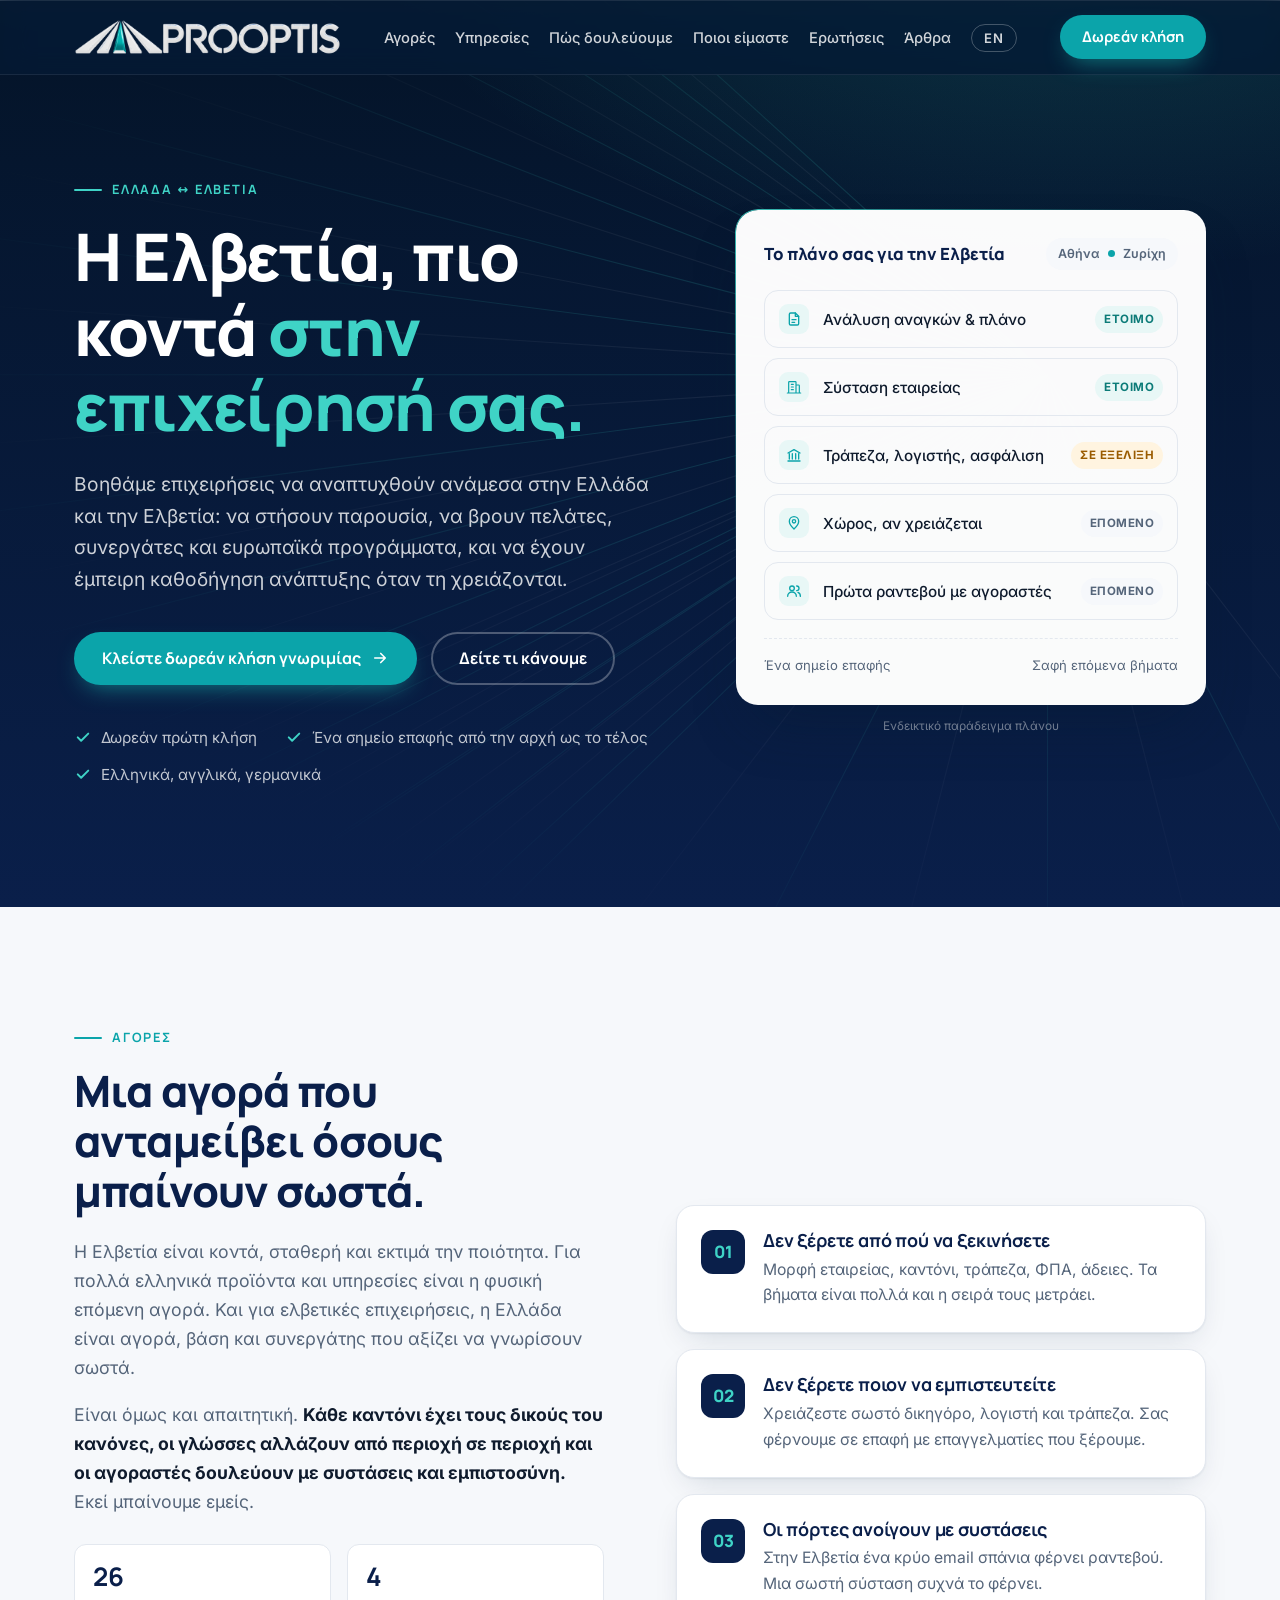
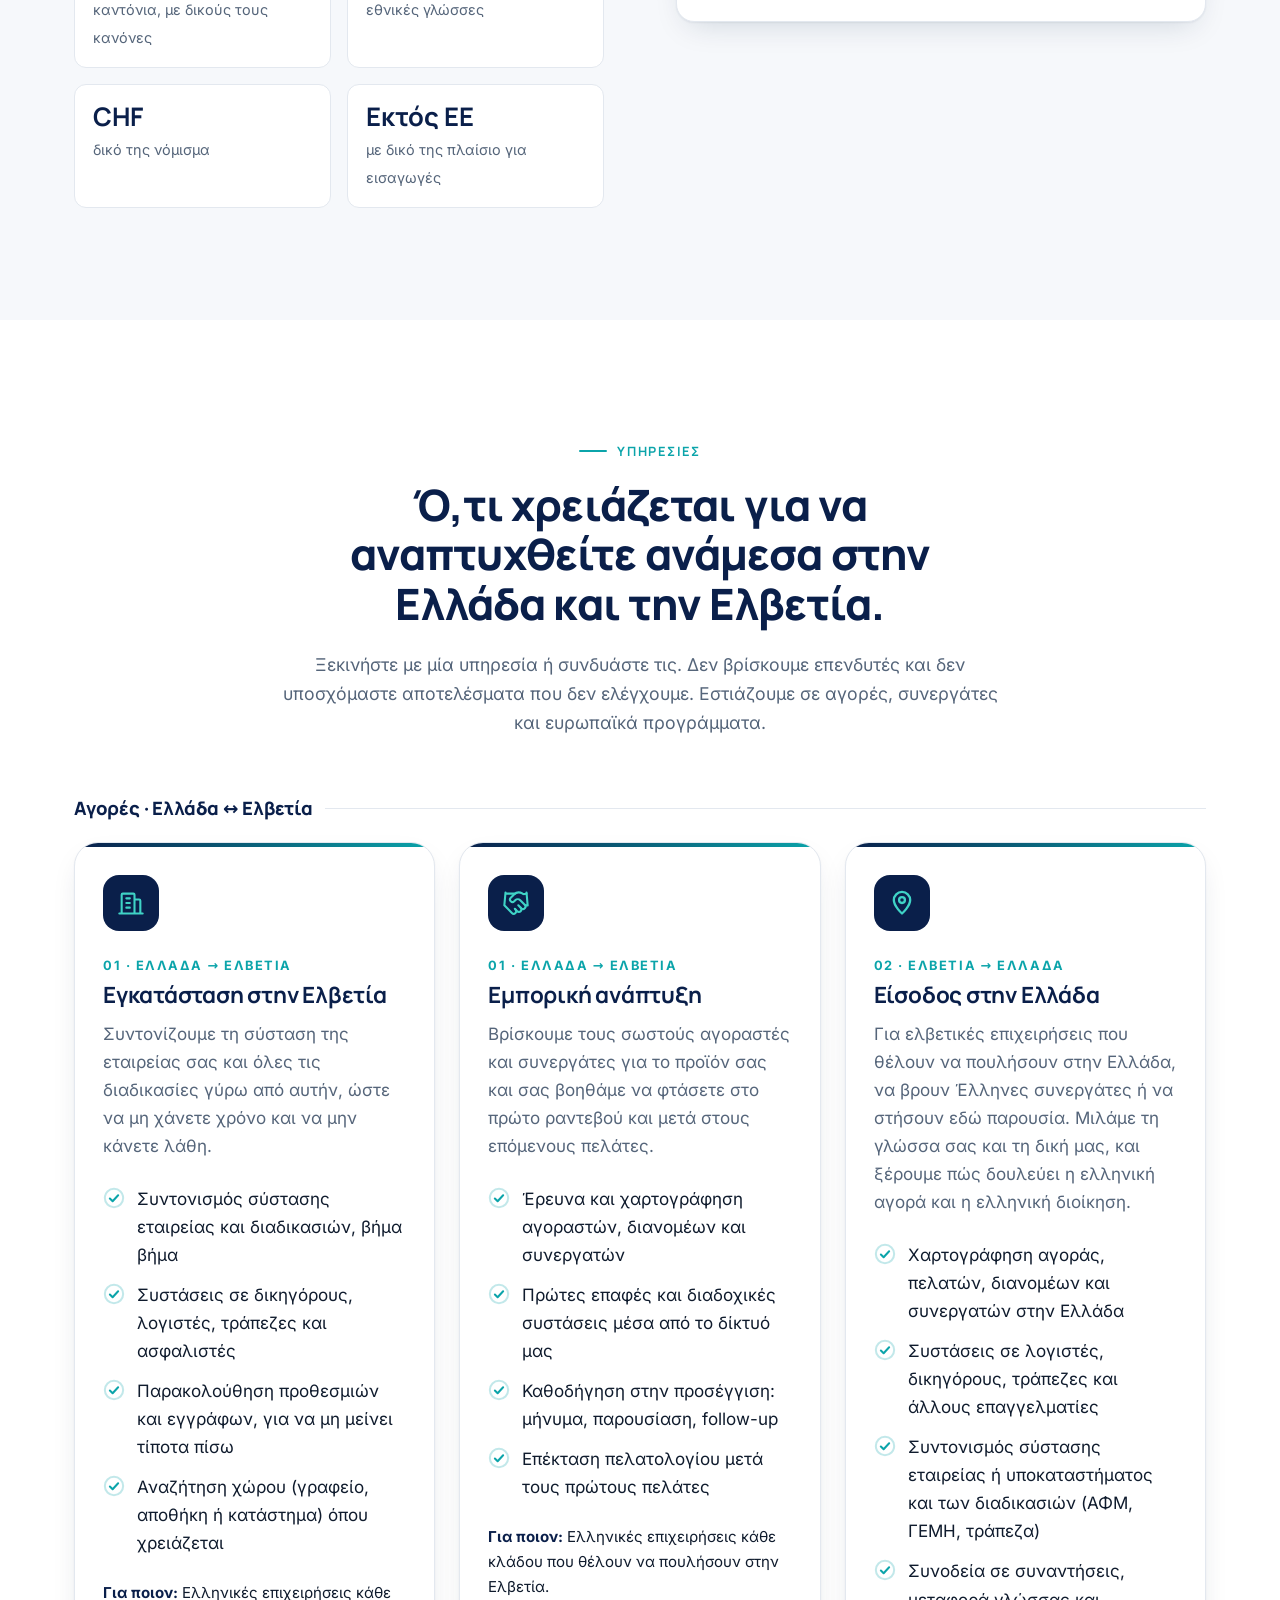
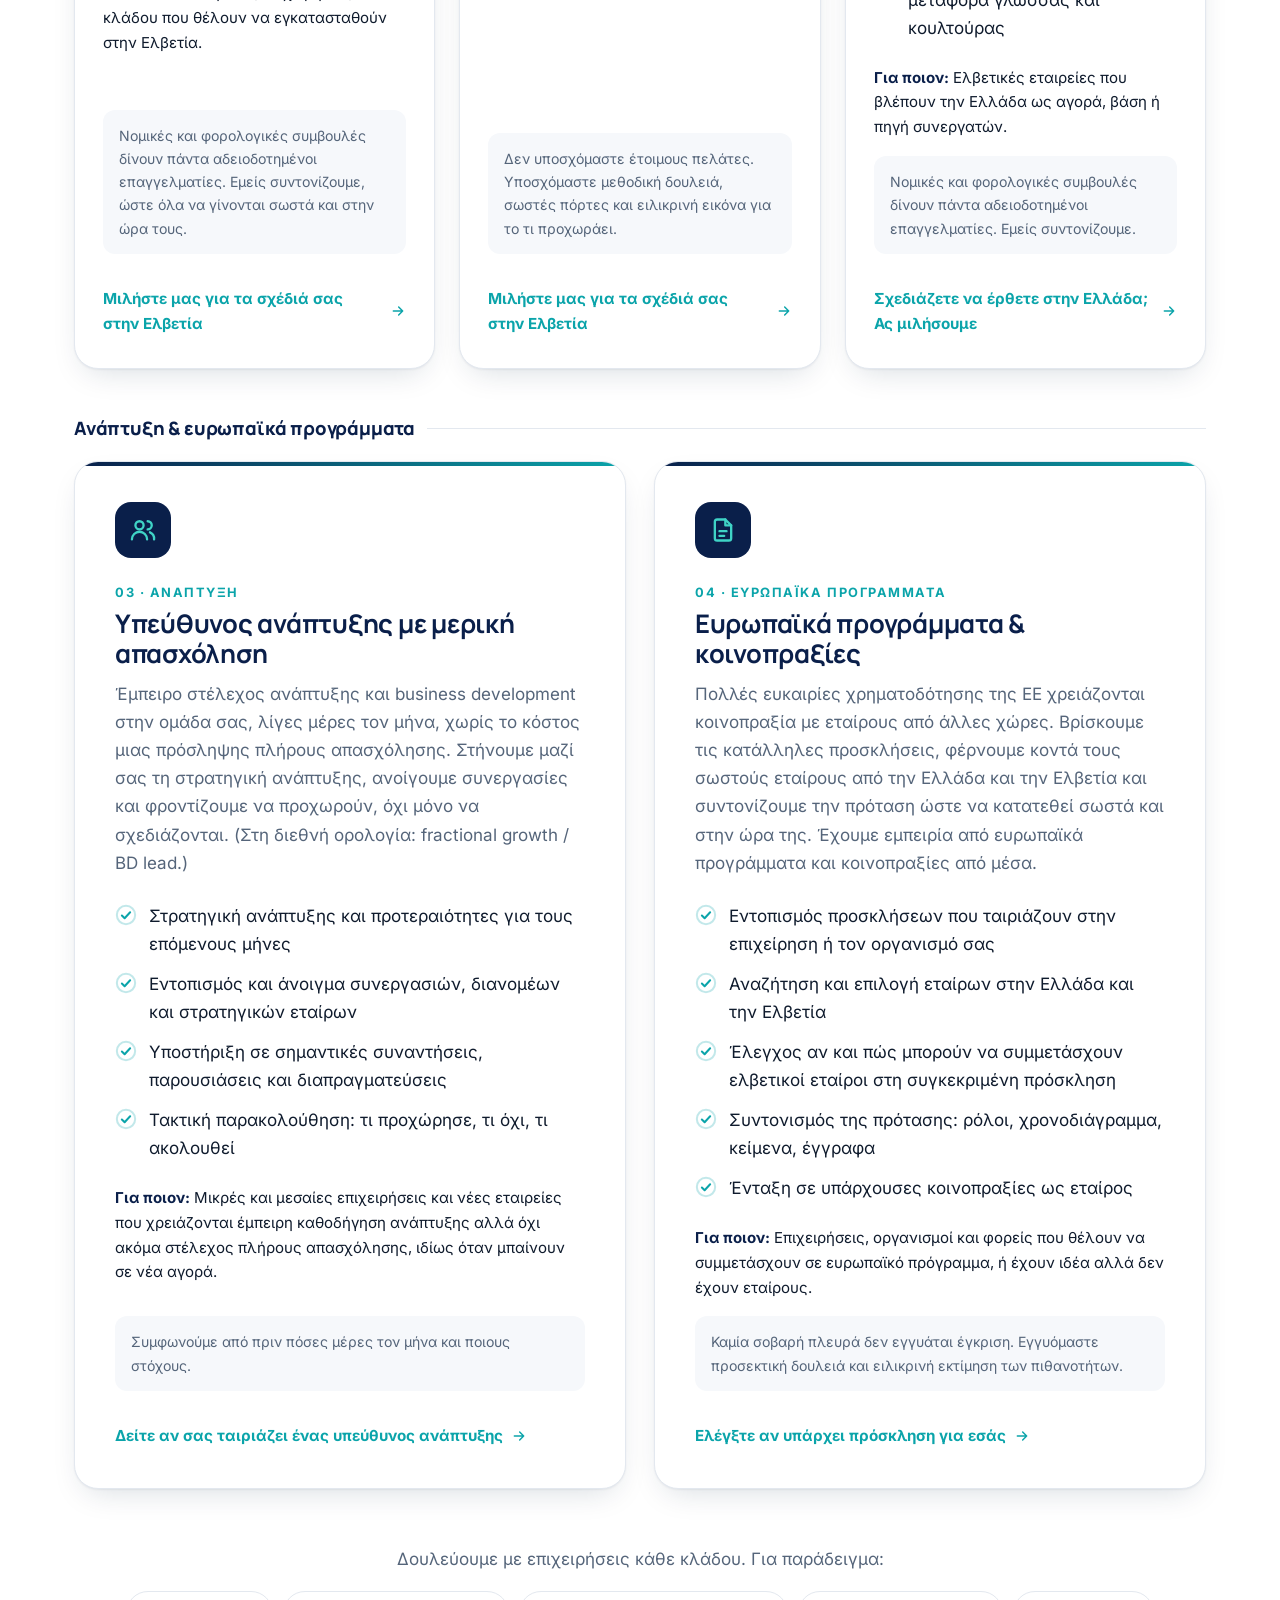
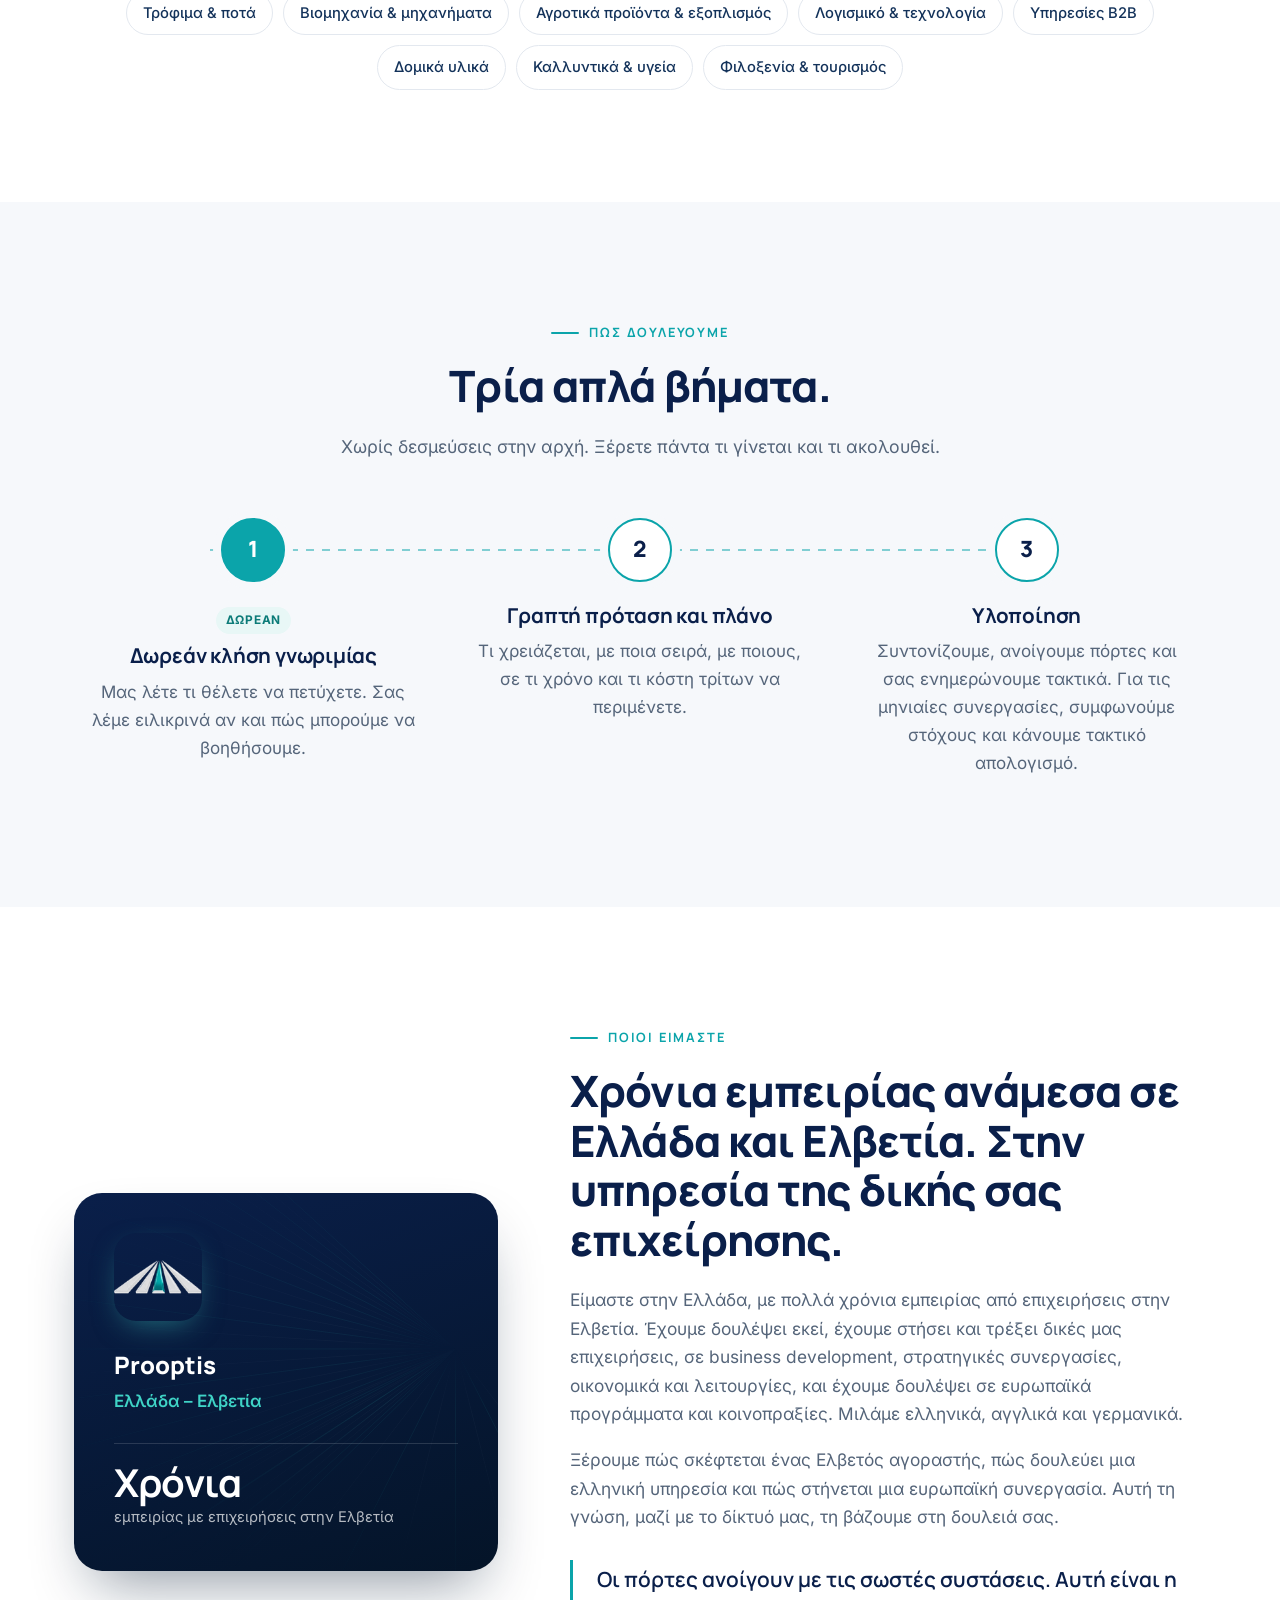
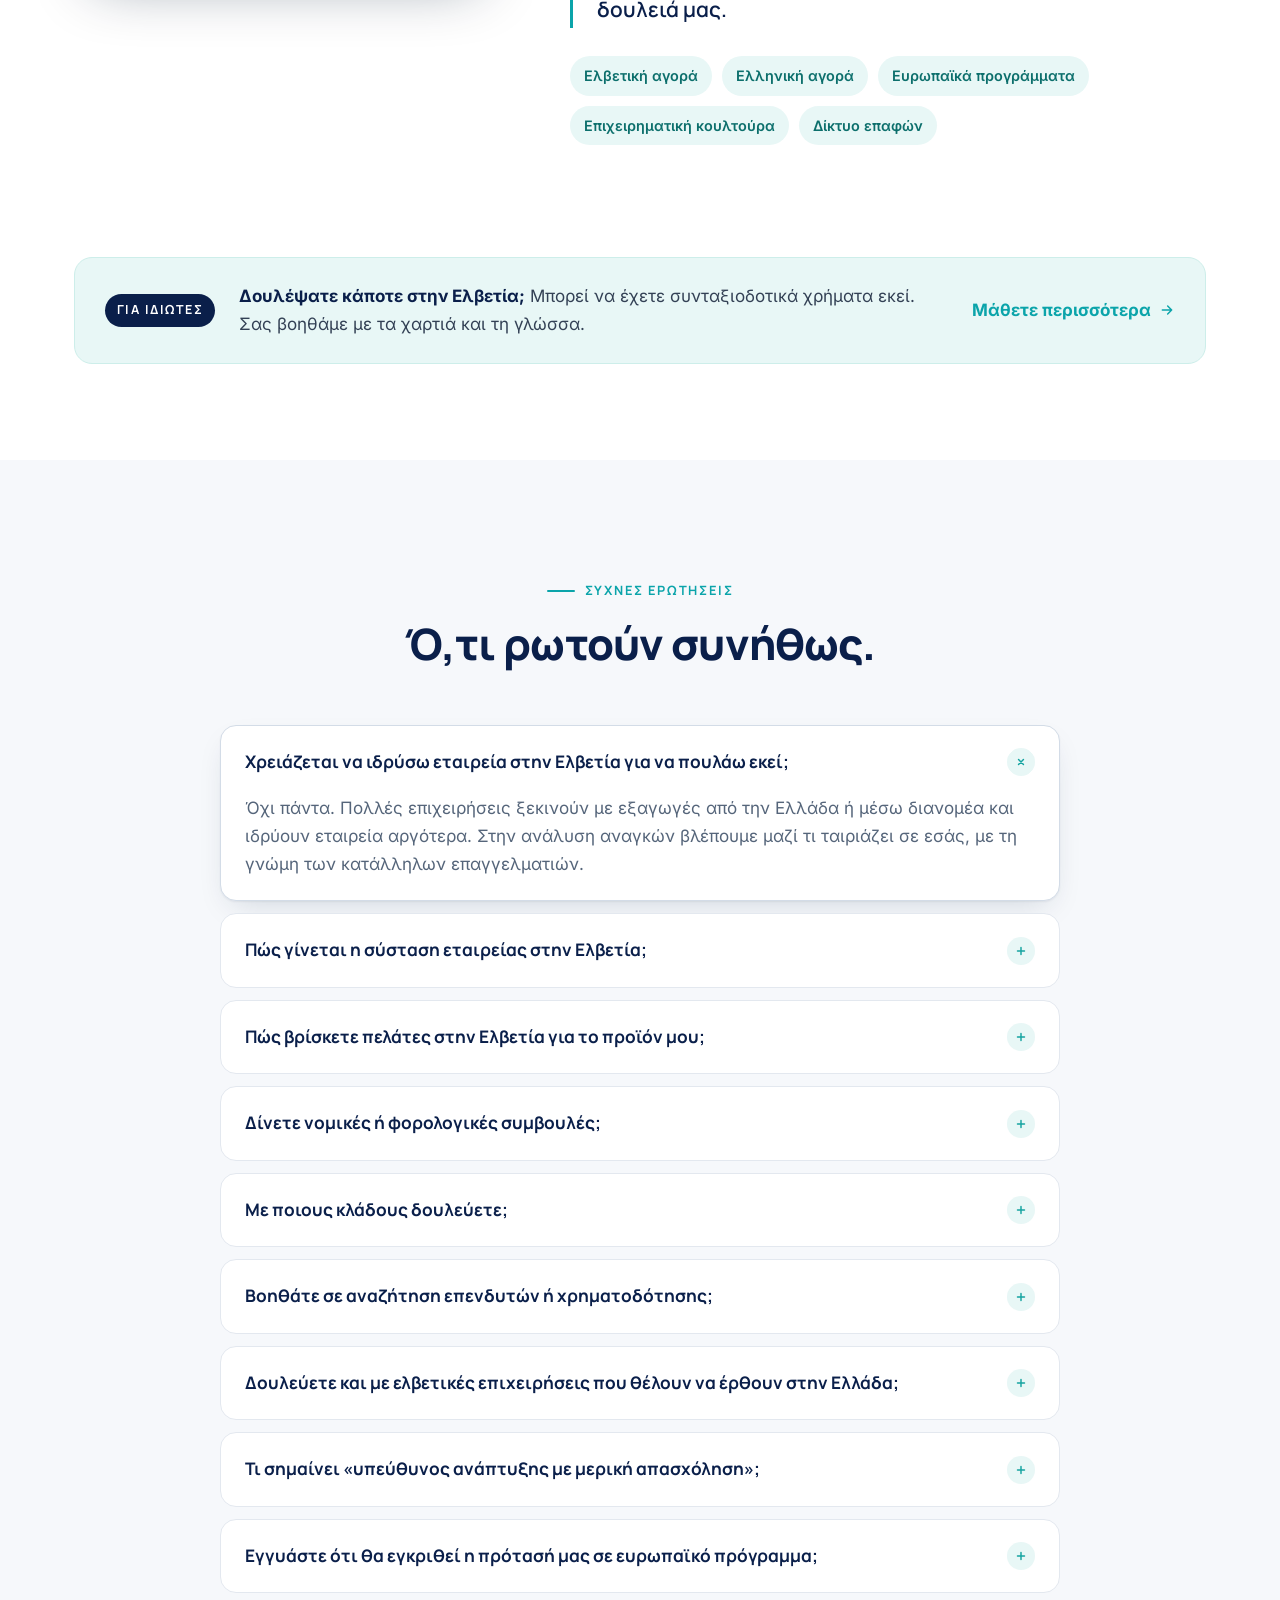
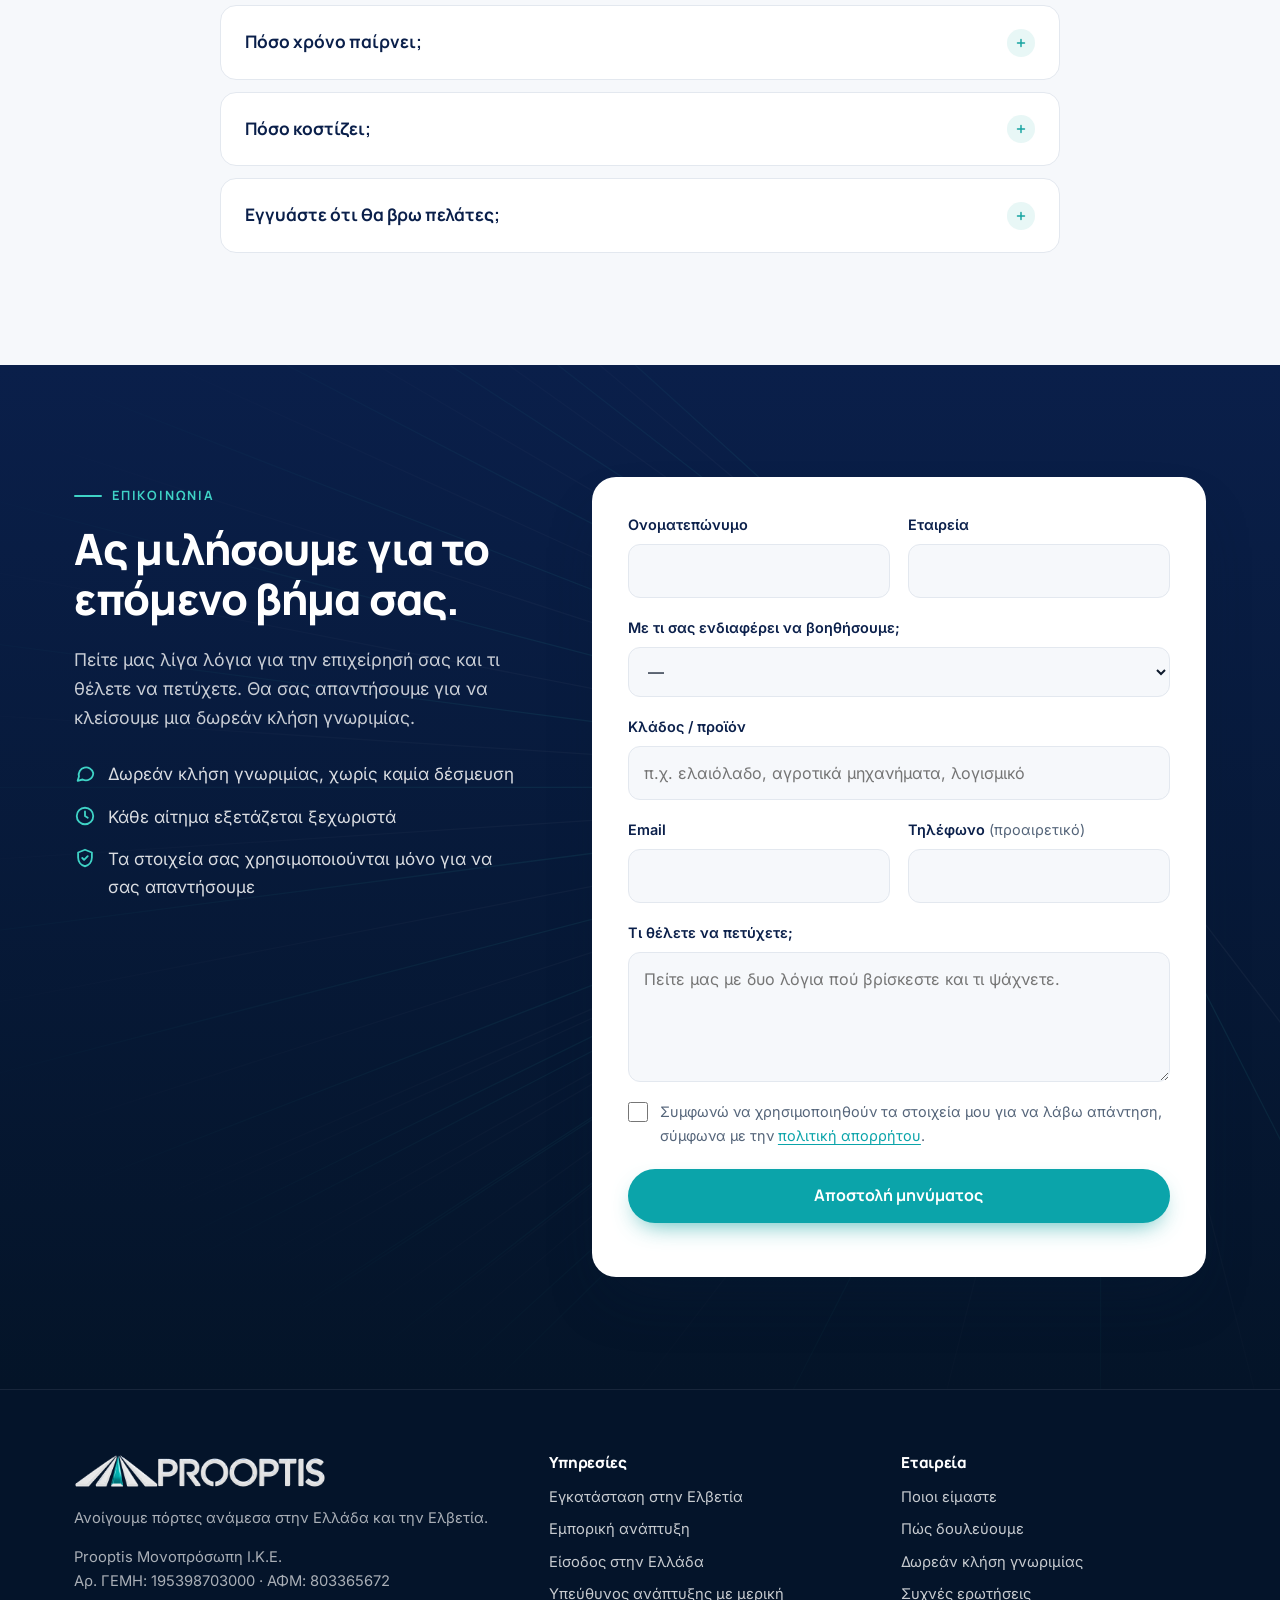
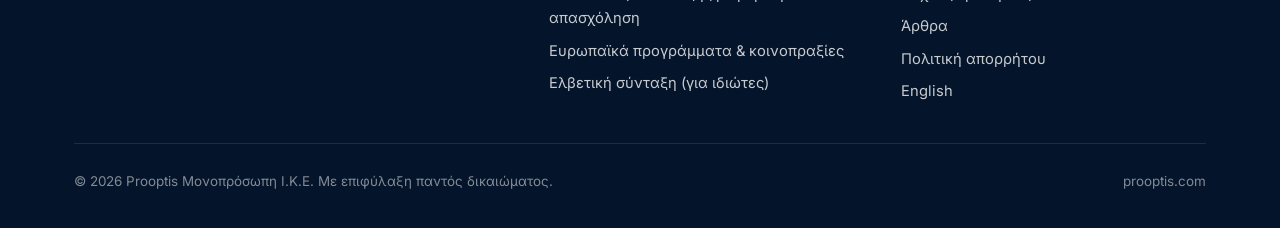
<file: index.html>
<!doctype html>
<html lang="el" class="no-js">
<head>
<meta charset="utf-8">
<meta name="viewport" content="width=device-width, initial-scale=1">
<title>Επιχείρηση στην Ελβετία: αγορές, συνεργάτες, προγράμματα ΕΕ | Prooptis</title>
<meta name="description" content="Η Prooptis βοηθά επιχειρήσεις να αναπτυχθούν ανάμεσα στην Ελλάδα και την Ελβετία: εγκατάσταση, πελάτες, συνεργάτες και ευρωπαϊκά προγράμματα. Δωρεάν κλήση γνωριμίας.">
<link rel="canonical" href="https://prooptis.com/">
<link rel="alternate" hreflang="el" href="https://prooptis.com/">
<link rel="alternate" hreflang="en" href="https://prooptis.com/en/">
<link rel="alternate" hreflang="x-default" href="https://prooptis.com/">
<meta name="robots" content="index, follow, max-image-preview:large">
<meta name="theme-color" content="#0B2545">
<meta property="og:type" content="website">
<meta property="og:site_name" content="Prooptis">
<meta property="og:locale" content="el_GR">
<meta property="og:title" content="Prooptis: Η Ελβετία, πιο κοντά στην επιχείρησή σας">
<meta property="og:description" content="Η Prooptis βοηθά επιχειρήσεις να αναπτυχθούν ανάμεσα στην Ελλάδα και την Ελβετία: εγκατάσταση, πελάτες, συνεργάτες και ευρωπαϊκά προγράμματα. Δωρεάν κλήση γνωριμίας.">
<meta property="og:url" content="https://prooptis.com/">
<meta property="og:image" content="https://prooptis.com/assets/img/og-image.png">
<meta property="og:image:width" content="1200">
<meta property="og:image:height" content="630">
<meta name="twitter:card" content="summary_large_image">
<link rel="icon" href="/assets/favicon.png" type="image/png" sizes="64x64">
<link rel="icon" href="/assets/favicon-32.png" type="image/png" sizes="32x32">
<link rel="apple-touch-icon" href="/assets/img/apple-touch-icon.png">
<link rel="preload" href="/assets/fonts/manrope-greek.woff2" as="font" type="font/woff2" crossorigin>
<link rel="preload" href="/assets/fonts/inter-greek.woff2" as="font" type="font/woff2" crossorigin>
<link rel="stylesheet" href="/assets/css/style.css?v=20261119">
<script type="application/ld+json">
{
 "@context": "https://schema.org",
 "@graph": [
  {
   "@type": [
    "ProfessionalService",
    "Organization"
   ],
   "@id": "https://prooptis.com/#organization",
   "name": "Prooptis",
   "legalName": "Prooptis Μονοπρόσωπη Ι.Κ.Ε.",
   "alternateName": [
    "Prooptis Single Member P.C.",
    "Prooptis IKE"
   ],
   "url": "https://prooptis.com/",
   "logo": "https://prooptis.com/assets/img/logo.png",
   "image": "https://prooptis.com/assets/img/og-image.png",
   "description": "Η Prooptis βοηθά επιχειρήσεις να αναπτυχθούν ανάμεσα στην Ελλάδα και την Ελβετία: εγκατάσταση, πελάτες, συνεργάτες και ευρωπαϊκά προγράμματα. Δωρεάν κλήση γνωριμίας.",
   "taxID": "803365672",
   "identifier": {
    "@type": "PropertyValue",
    "propertyID": "GEMI",
    "value": "195398703000"
   },
   "areaServed": [
    {
     "@type": "Country",
     "name": "Switzerland"
    },
    {
     "@type": "Country",
     "name": "Greece"
    }
   ],
   "foundingDate": "2026-08-03",
   "knowsLanguage": [
    "el",
    "en",
    "de"
   ],
   "knowsAbout": [
    "Σύσταση εταιρείας στην Ελβετία",
    "Εξαγωγές στην Ελβετία",
    "Είσοδος ελβετικών επιχειρήσεων στην Ελλάδα",
    "Ευρωπαϊκά προγράμματα και κοινοπραξίες",
    "Ελβετική σύνταξη AHV και 2ος πυλώνας",
    "Company formation in Switzerland",
    "Swiss market entry",
    "Market entry Greece for Swiss companies",
    "Fractional business development",
    "EU consortium partners Greece Switzerland",
    "Greece–Switzerland trade"
   ],
   "contactPoint": {
    "@type": "ContactPoint",
    "contactType": "sales",
    "url": "https://prooptis.com/#epikoinonia",
    "availableLanguage": [
     "Greek",
     "English"
    ]
   },
   "hasOfferCatalog": {
    "@type": "OfferCatalog",
    "name": "Υπηρεσίες Prooptis",
    "itemListElement": [
     {
      "@type": "Offer",
      "itemOffered": {
       "@id": "https://prooptis.com/#service-1"
      }
     },
     {
      "@type": "Offer",
      "itemOffered": {
       "@id": "https://prooptis.com/#service-2"
      }
     },
     {
      "@type": "Offer",
      "itemOffered": {
       "@id": "https://prooptis.com/#service-3"
      }
     },
     {
      "@type": "Offer",
      "itemOffered": {
       "@id": "https://prooptis.com/#service-4"
      }
     },
     {
      "@type": "Offer",
      "itemOffered": {
       "@id": "https://prooptis.com/#service-5"
      }
     }
    ]
   }
  },
  {
   "@type": "WebSite",
   "@id": "https://prooptis.com/#website",
   "url": "https://prooptis.com/",
   "name": "Prooptis",
   "publisher": {
    "@id": "https://prooptis.com/#organization"
   },
   "inLanguage": [
    "el",
    "en"
   ]
  },
  {
   "@type": "WebPage",
   "@id": "https://prooptis.com/#webpage",
   "url": "https://prooptis.com/",
   "name": "Επιχείρηση στην Ελβετία: αγορές, συνεργάτες, προγράμματα ΕΕ | Prooptis",
   "description": "Η Prooptis βοηθά επιχειρήσεις να αναπτυχθούν ανάμεσα στην Ελλάδα και την Ελβετία: εγκατάσταση, πελάτες, συνεργάτες και ευρωπαϊκά προγράμματα. Δωρεάν κλήση γνωριμίας.",
   "inLanguage": "el",
   "isPartOf": {
    "@id": "https://prooptis.com/#website"
   },
   "about": {
    "@id": "https://prooptis.com/#organization"
   },
   "dateModified": "2026-11-19"
  },
  {
   "@type": "Service",
   "@id": "https://prooptis.com/#service-1",
   "name": "Εγκατάσταση στην Ελβετία",
   "description": "Συντονίζουμε τη σύσταση της εταιρείας σας και όλες τις διαδικασίες γύρω από αυτήν, ώστε να μη χάνετε χρόνο και να μην κάνετε λάθη. Συντονισμός σύστασης εταιρείας και διαδικασιών, βήμα βήμα · Συστάσεις σε δικηγόρους, λογιστές, τράπεζες και ασφαλιστές · Παρακολούθηση προθεσμιών και εγγράφων, για να μη μείνει τίποτα πίσω · Αναζήτηση χώρου (γραφείο, αποθήκη ή κατάστημα) όπου χρειάζεται",
   "provider": {
    "@id": "https://prooptis.com/#organization"
   },
   "areaServed": [
    {
     "@type": "Country",
     "name": "Switzerland"
    },
    {
     "@type": "Country",
     "name": "Greece"
    }
   ],
   "audience": {
    "@type": "BusinessAudience",
    "name": "Ελληνικές επιχειρήσεις κάθε κλάδου που θέλουν να εγκατασταθούν στην Ελβετία."
   },
   "serviceType": "Εγκατάσταση στην Ελβετία"
  },
  {
   "@type": "Service",
   "@id": "https://prooptis.com/#service-2",
   "name": "Εμπορική ανάπτυξη",
   "description": "Βρίσκουμε τους σωστούς αγοραστές και συνεργάτες για το προϊόν σας και σας βοηθάμε να φτάσετε στο πρώτο ραντεβού και μετά στους επόμενους πελάτες. Έρευνα και χαρτογράφηση αγοραστών, διανομέων και συνεργατών · Πρώτες επαφές και διαδοχικές συστάσεις μέσα από το δίκτυό μας · Καθοδήγηση στην προσέγγιση: μήνυμα, παρουσίαση, follow-up · Επέκταση πελατολογίου μετά τους πρώτους πελάτες",
   "provider": {
    "@id": "https://prooptis.com/#organization"
   },
   "areaServed": [
    {
     "@type": "Country",
     "name": "Switzerland"
    },
    {
     "@type": "Country",
     "name": "Greece"
    }
   ],
   "audience": {
    "@type": "BusinessAudience",
    "name": "Ελληνικές επιχειρήσεις κάθε κλάδου που θέλουν να πουλήσουν στην Ελβετία."
   },
   "serviceType": "Εμπορική ανάπτυξη"
  },
  {
   "@type": "Service",
   "@id": "https://prooptis.com/#service-3",
   "name": "Είσοδος στην Ελλάδα",
   "description": "Για ελβετικές επιχειρήσεις που θέλουν να πουλήσουν στην Ελλάδα, να βρουν Έλληνες συνεργάτες ή να στήσουν εδώ παρουσία. Μιλάμε τη γλώσσα σας και τη δική μας, και ξέρουμε πώς δουλεύει η ελληνική αγορά και η ελληνική διοίκηση. Χαρτογράφηση αγοράς, πελατών, διανομέων και συνεργατών στην Ελλάδα · Συστάσεις σε λογιστές, δικηγόρους, τράπεζες και άλλους επαγγελματίες · Συντονισμός σύστασης εταιρείας ή υποκαταστήματος και των διαδικασιών (ΑΦΜ, ΓΕΜΗ, τράπεζα) · Συνοδεία σε συναντήσεις, μεταφορά γλώσσας και κουλτούρας",
   "provider": {
    "@id": "https://prooptis.com/#organization"
   },
   "areaServed": [
    {
     "@type": "Country",
     "name": "Switzerland"
    },
    {
     "@type": "Country",
     "name": "Greece"
    }
   ],
   "audience": {
    "@type": "BusinessAudience",
    "name": "Ελβετικές εταιρείες που βλέπουν την Ελλάδα ως αγορά, βάση ή πηγή συνεργατών."
   },
   "serviceType": "Είσοδος στην Ελλάδα"
  },
  {
   "@type": "Service",
   "@id": "https://prooptis.com/#service-4",
   "name": "Υπεύθυνος ανάπτυξης με μερική απασχόληση",
   "description": "Έμπειρο στέλεχος ανάπτυξης και business development στην ομάδα σας, λίγες μέρες τον μήνα, χωρίς το κόστος μιας πρόσληψης πλήρους απασχόλησης. Στήνουμε μαζί σας τη στρατηγική ανάπτυξης, ανοίγουμε συνεργασίες και φροντίζουμε να προχωρούν, όχι μόνο να σχεδιάζονται. (Στη διεθνή ορολογία: fractional growth / BD lead.) Στρατηγική ανάπτυξης και προτεραιότητες για τους επόμενους μήνες · Εντοπισμός και άνοιγμα συνεργασιών, διανομέων και στρατηγικών εταίρων · Υποστήριξη σε σημαντικές συναντήσεις, παρουσιάσεις και διαπραγματεύσεις · Τακτική παρακολούθηση: τι προχώρησε, τι όχι, τι ακολουθεί",
   "provider": {
    "@id": "https://prooptis.com/#organization"
   },
   "areaServed": [
    {
     "@type": "Country",
     "name": "Switzerland"
    },
    {
     "@type": "Country",
     "name": "Greece"
    }
   ],
   "audience": {
    "@type": "BusinessAudience",
    "name": "Μικρές και μεσαίες επιχειρήσεις και νέες εταιρείες που χρειάζονται έμπειρη καθοδήγηση ανάπτυξης αλλά όχι ακόμα στέλεχος πλήρους απασχόλησης, ιδίως όταν μπαίνουν σε νέα αγορά."
   },
   "serviceType": "Υπεύθυνος ανάπτυξης με μερική απασχόληση"
  },
  {
   "@type": "Service",
   "@id": "https://prooptis.com/#service-5",
   "name": "Ευρωπαϊκά προγράμματα & κοινοπραξίες",
   "description": "Πολλές ευκαιρίες χρηματοδότησης της ΕΕ χρειάζονται κοινοπραξία με εταίρους από άλλες χώρες. Βρίσκουμε τις κατάλληλες προσκλήσεις, φέρνουμε κοντά τους σωστούς εταίρους από την Ελλάδα και την Ελβετία και συντονίζουμε την πρόταση ώστε να κατατεθεί σωστά και στην ώρα της. Έχουμε εμπειρία από ευρωπαϊκά προγράμματα και κοινοπραξίες από μέσα. Εντοπισμός προσκλήσεων που ταιριάζουν στην επιχείρηση ή τον οργανισμό σας · Αναζήτηση και επιλογή εταίρων στην Ελλάδα και την Ελβετία · Έλεγχος αν και πώς μπορούν να συμμετάσχουν ελβετικοί εταίροι στη συγκεκριμένη πρόσκληση · Συντονισμός της πρότασης: ρόλοι, χρονοδιάγραμμα, κείμενα, έγγραφα · Ένταξη σε υπάρχουσες κοινοπραξίες ως εταίρος",
   "provider": {
    "@id": "https://prooptis.com/#organization"
   },
   "areaServed": [
    {
     "@type": "Country",
     "name": "Switzerland"
    },
    {
     "@type": "Country",
     "name": "Greece"
    }
   ],
   "audience": {
    "@type": "BusinessAudience",
    "name": "Επιχειρήσεις, οργανισμοί και φορείς που θέλουν να συμμετάσχουν σε ευρωπαϊκό πρόγραμμα, ή έχουν ιδέα αλλά δεν έχουν εταίρους."
   },
   "serviceType": "Ευρωπαϊκά προγράμματα & κοινοπραξίες"
  },
  {
   "@type": "FAQPage",
   "@id": "https://prooptis.com/#faq",
   "mainEntity": [
    {
     "@type": "Question",
     "name": "Χρειάζεται να ιδρύσω εταιρεία στην Ελβετία για να πουλάω εκεί;",
     "acceptedAnswer": {
      "@type": "Answer",
      "text": "Όχι πάντα. Πολλές επιχειρήσεις ξεκινούν με εξαγωγές από την Ελλάδα ή μέσω διανομέα και ιδρύουν εταιρεία αργότερα. Στην ανάλυση αναγκών βλέπουμε μαζί τι ταιριάζει σε εσάς, με τη γνώμη των κατάλληλων επαγγελματιών."
     }
    },
    {
     "@type": "Question",
     "name": "Πώς γίνεται η σύσταση εταιρείας στην Ελβετία;",
     "acceptedAnswer": {
      "@type": "Answer",
      "text": "Τα βήματα εξαρτώνται από τη μορφή της εταιρείας και το καντόνι. Συνήθως περιλαμβάνουν καταστατικό, τραπεζικό λογαριασμό για το κεφάλαιο, συμβολαιογράφο και εγγραφή στο εμπορικό μητρώο. Εμείς συντονίζουμε όλη τη διαδικασία με δικηγόρους, λογιστές και τράπεζες."
     }
    },
    {
     "@type": "Question",
     "name": "Πώς βρίσκετε πελάτες στην Ελβετία για το προϊόν μου;",
     "acceptedAnswer": {
      "@type": "Answer",
      "text": "Χαρτογραφούμε ποιοι αγοράζουν προϊόντα σαν το δικό σας (αγοραστές, διανομείς, συνεργάτες), τους προσεγγίζουμε με σωστό μήνυμα και αξιοποιούμε συστάσεις από το δίκτυό μας. Ο στόχος είναι ουσιαστικά ραντεβού, όχι μαζικά emails."
     }
    },
    {
     "@type": "Question",
     "name": "Δίνετε νομικές ή φορολογικές συμβουλές;",
     "acceptedAnswer": {
      "@type": "Answer",
      "text": "Όχι. Αυτές τις δίνουν αδειοδοτημένοι δικηγόροι και λογιστές στην Ελβετία, με τους οποίους σας φέρνουμε σε επαφή. Εμείς συντονίζουμε τη δουλειά, ώστε να προχωρά σωστά και γρήγορα."
     }
    },
    {
     "@type": "Question",
     "name": "Με ποιους κλάδους δουλεύετε;",
     "acceptedAnswer": {
      "@type": "Answer",
      "text": "Με κάθε κλάδο: τρόφιμα, βιομηχανία, αγροτικά μηχανήματα, λογισμικό, υπηρεσίες και άλλους. Αυτό που μετράει είναι να έχετε ένα καλό προϊόν ή υπηρεσία και πραγματική διάθεση να μπείτε στην ελβετική αγορά."
     }
    },
    {
     "@type": "Question",
     "name": "Βοηθάτε σε αναζήτηση επενδυτών ή χρηματοδότησης;",
     "acceptedAnswer": {
      "@type": "Answer",
      "text": "Δεν βρίσκουμε επενδυτές. Βοηθάμε όμως σε ευρωπαϊκά προγράμματα: εντοπίζουμε προσκλήσεις, βρίσκουμε εταίρους και συντονίζουμε την πρόταση."
     }
    },
    {
     "@type": "Question",
     "name": "Δουλεύετε και με ελβετικές επιχειρήσεις που θέλουν να έρθουν στην Ελλάδα;",
     "acceptedAnswer": {
      "@type": "Answer",
      "text": "Ναι. Τους βοηθάμε να βρουν πελάτες και συνεργάτες στην Ελλάδα και συντονίζουμε την εγκατάστασή τους με Έλληνες επαγγελματίες."
     }
    },
    {
     "@type": "Question",
     "name": "Τι σημαίνει «υπεύθυνος ανάπτυξης με μερική απασχόληση»;",
     "acceptedAnswer": {
      "@type": "Answer",
      "text": "Ένα έμπειρο στέλεχος ανάπτυξης δουλεύει για την εταιρεία σας λίγες μέρες τον μήνα, με σαφείς στόχους, αντί για πρόσληψη πλήρους απασχόλησης."
     }
    },
    {
     "@type": "Question",
     "name": "Εγγυάστε ότι θα εγκριθεί η πρότασή μας σε ευρωπαϊκό πρόγραμμα;",
     "acceptedAnswer": {
      "@type": "Answer",
      "text": "Όχι. Την απόφαση την παίρνουν οι αξιολογητές της ΕΕ. Εγγυόμαστε προσεκτική δουλειά και ειλικρινή εκτίμηση πριν ξεκινήσουμε."
     }
    },
    {
     "@type": "Question",
     "name": "Πόσο χρόνο παίρνει;",
     "acceptedAnswer": {
      "@type": "Answer",
      "text": "Εξαρτάται από τη μορφή της εταιρείας, το καντόνι, την τράπεζα και τον κλάδο σας. Στο πλάνο σάς δίνουμε ρεαλιστικό χρονοδιάγραμμα, χωρίς ωραιοποιήσεις."
     }
    },
    {
     "@type": "Question",
     "name": "Πόσο κοστίζει;",
     "acceptedAnswer": {
      "@type": "Answer",
      "text": "Η πρώτη κλήση γνωριμίας είναι δωρεάν. Μετά σας δίνουμε γραπτή προσφορά για το δικό σας έργο, με τα κόστη τρίτων (π.χ. συμβολαιογράφος, μητρώο) να φαίνονται χωριστά."
     }
    },
    {
     "@type": "Question",
     "name": "Εγγυάστε ότι θα βρω πελάτες;",
     "acceptedAnswer": {
      "@type": "Answer",
      "text": "Όχι, και δεν θα το κάνει κανείς σοβαρός. Εγγυόμαστε μεθοδική δουλειά, σωστές συστάσεις και ειλικρινή ενημέρωση για το τι προχωράει και τι όχι."
     }
    }
   ]
  }
 ]
}
</script>
</head>
<body>
<a class="skip" href="#main">Μετάβαση στο περιεχόμενο</a>
<header class="site-header">
  <nav class="container nav" aria-label="Μενού">
    <a class="brand" href="/" aria-label="Prooptis"><img src="/assets/img/logo-light.png" alt="Prooptis" width="297" height="40"></a>
    <ul class="nav-links" id="nav-links"><li><a href="#giati-elvetia">Αγορές</a></li><li><a href="#ypiresies">Υπηρεσίες</a></li><li><a href="#pos-doulevoume">Πώς δουλεύουμε</a></li><li><a href="#poioi-eimaste">Ποιοι είμαστε</a></li><li><a href="#faq">Ερωτήσεις</a></li><li><a href="/arthra/">Άρθρα</a></li><li><a class="lang" href="/en/" hreflang="en" lang="en" title="English">EN</a></li></ul>
    <a class="btn btn-primary nav-cta" href="#epikoinonia">Δωρεάν κλήση</a>
    <button class="nav-toggle" type="button" aria-expanded="false" aria-controls="nav-links" aria-label="Μενού"><svg viewBox="0 0 24 24" fill="none" stroke="currentColor" stroke-width="2" stroke-linecap="round" aria-hidden="true"><path d="M4 7h16M4 12h16M4 17h16"/></svg></button>
  </nav>
</header>
<main id="main">
  <section class="hero" aria-labelledby="hero-title">
    <img class="hero-lines" src="/assets/img/lines.svg" alt="" aria-hidden="true">
    <div class="container hero-grid">
      <div>
        <div class="eyebrow">Ελλάδα ↔ Ελβετία</div>
        <h1 id="hero-title">Η Ελβετία, πιο κοντά <span class="accent">στην επιχείρησή σας.</span></h1>
        <p class="lead">Βοηθάμε επιχειρήσεις να αναπτυχθούν ανάμεσα στην Ελλάδα και την Ελβετία: να στήσουν παρουσία, να βρουν πελάτες, συνεργάτες και ευρωπαϊκά προγράμματα, και να έχουν έμπειρη καθοδήγηση ανάπτυξης όταν τη χρειάζονται.</p>
        <div class="hero-ctas">
          <a class="btn btn-primary" href="#epikoinonia">Κλείστε δωρεάν κλήση γνωριμίας <svg viewBox="0 0 24 24" fill="none" stroke="currentColor" stroke-width="2.2" stroke-linecap="round" stroke-linejoin="round" aria-hidden="true"><path d="M5 12h14M13 6l6 6-6 6"/></svg></a>
          <a class="btn btn-ghost" href="#ypiresies">Δείτε τι κάνουμε</a>
        </div>
        <ul class="hero-points"><li><svg viewBox="0 0 24 24" fill="none" stroke="currentColor" stroke-width="2.6" stroke-linecap="round" stroke-linejoin="round" aria-hidden="true"><path d="m5 12.5 4.5 4.5L19 7.5"/></svg><span>Δωρεάν πρώτη κλήση</span></li><li><svg viewBox="0 0 24 24" fill="none" stroke="currentColor" stroke-width="2.6" stroke-linecap="round" stroke-linejoin="round" aria-hidden="true"><path d="m5 12.5 4.5 4.5L19 7.5"/></svg><span>Ένα σημείο επαφής από την αρχή ως το τέλος</span></li><li><svg viewBox="0 0 24 24" fill="none" stroke="currentColor" stroke-width="2.6" stroke-linecap="round" stroke-linejoin="round" aria-hidden="true"><path d="m5 12.5 4.5 4.5L19 7.5"/></svg><span>Ελληνικά, αγγλικά, γερμανικά</span></li></ul>
      </div>
      <div>
        <div class="plan-card" role="img" aria-label="Ενδεικτικό παράδειγμα πλάνου: Το πλάνο σας για την Ελβετία">
          <div class="plan-top"><span class="plan-title">Το πλάνο σας για την Ελβετία</span><span class="plan-route">Αθήνα <span class="dot"></span> Ζυρίχη</span></div>
          <ul class="plan-steps"><li><span class="ic"><svg viewBox="0 0 24 24" fill="none" stroke="currentColor" stroke-width="2" stroke-linecap="round" stroke-linejoin="round" aria-hidden="true"><path d="M14 3H7a2 2 0 0 0-2 2v14a2 2 0 0 0 2 2h10a2 2 0 0 0 2-2V8z"/><path d="M14 3v5h5M9 13h6M9 17h4"/></svg></span><span>Ανάλυση αναγκών &amp; πλάνο</span><span class="tag done">Έτοιμο</span></li><li><span class="ic"><svg viewBox="0 0 24 24" fill="none" stroke="currentColor" stroke-width="1.8" stroke-linecap="round" stroke-linejoin="round" aria-hidden="true"><path d="M4 21V5a1 1 0 0 1 1-1h9a1 1 0 0 1 1 1v16M15 9h4a1 1 0 0 1 1 1v11M2 21h20M8 8h3M8 12h3M8 16h3"/></svg></span><span>Σύσταση εταιρείας</span><span class="tag done">Έτοιμο</span></li><li><span class="ic"><svg viewBox="0 0 24 24" fill="none" stroke="currentColor" stroke-width="2" stroke-linecap="round" stroke-linejoin="round" aria-hidden="true"><path d="m3 9 9-5 9 5M5 10v8M9.5 10v8M14.5 10v8M19 10v8M3 21h18"/></svg></span><span>Τράπεζα, λογιστής, ασφάλιση</span><span class="tag now">Σε εξέλιξη</span></li><li><span class="ic"><svg viewBox="0 0 24 24" fill="none" stroke="currentColor" stroke-width="2" stroke-linecap="round" stroke-linejoin="round" aria-hidden="true"><path d="M12 21s-7-6.2-7-11.5a7 7 0 0 1 14 0C19 14.8 12 21 12 21z"/><circle cx="12" cy="9.5" r="2.5"/></svg></span><span>Χώρος, αν χρειάζεται</span><span class="tag next">Επόμενο</span></li><li><span class="ic"><svg viewBox="0 0 24 24" fill="none" stroke="currentColor" stroke-width="2" stroke-linecap="round" stroke-linejoin="round" aria-hidden="true"><circle cx="9" cy="8" r="3.5"/><path d="M2.5 20a6.5 6.5 0 0 1 13 0M16 4.5a3.5 3.5 0 0 1 0 7M18 14a6 6 0 0 1 3.5 6"/></svg></span><span>Πρώτα ραντεβού με αγοραστές</span><span class="tag next">Επόμενο</span></li></ul>
          <div class="plan-foot"><span>Ένα σημείο επαφής</span><span>Σαφή επόμενα βήματα</span></div>
        </div>
        <p class="plan-note">Ενδεικτικό παράδειγμα πλάνου</p>
      </div>
    </div>
  </section>

  <section class="section alt" id="giati-elvetia" aria-labelledby="why-title">
    <div class="container why-grid">
      <div class="why-copy reveal">
        <div class="eyebrow">Αγορές</div>
        <h2 id="why-title">Μια αγορά που ανταμείβει όσους μπαίνουν σωστά.</h2>
        <p>Η Ελβετία είναι κοντά, σταθερή και εκτιμά την ποιότητα. Για πολλά ελληνικά προϊόντα και υπηρεσίες είναι η φυσική επόμενη αγορά. Και για ελβετικές επιχειρήσεις, η Ελλάδα είναι αγορά, βάση και συνεργάτης που αξίζει να γνωρίσουν σωστά.</p><p>Είναι όμως και απαιτητική. <strong>Κάθε καντόνι έχει τους δικούς του κανόνες, οι γλώσσες αλλάζουν από περιοχή σε περιοχή και οι αγοραστές δουλεύουν με συστάσεις και εμπιστοσύνη.</strong> Εκεί μπαίνουμε εμείς.</p>
        <div class="facts"><div class="fact"><b>26</b><span>καντόνια, με δικούς τους κανόνες</span></div><div class="fact"><b>4</b><span>εθνικές γλώσσες</span></div><div class="fact"><b>CHF</b><span>δικό της νόμισμα</span></div><div class="fact"><b>Εκτός ΕΕ</b><span>με δικό της πλαίσιο για εισαγωγές</span></div></div>
      </div>
      <div class="pain-list"><div class="pain reveal"><div class="num">01</div><div><h3>Δεν ξέρετε από πού να ξεκινήσετε</h3><p>Μορφή εταιρείας, καντόνι, τράπεζα, ΦΠΑ, άδειες. Τα βήματα είναι πολλά και η σειρά τους μετράει.</p></div></div><div class="pain reveal"><div class="num">02</div><div><h3>Δεν ξέρετε ποιον να εμπιστευτείτε</h3><p>Χρειάζεστε σωστό δικηγόρο, λογιστή και τράπεζα. Σας φέρνουμε σε επαφή με επαγγελματίες που ξέρουμε.</p></div></div><div class="pain reveal"><div class="num">03</div><div><h3>Οι πόρτες ανοίγουν με συστάσεις</h3><p>Στην Ελβετία ένα κρύο email σπάνια φέρνει ραντεβού. Μια σωστή σύσταση συχνά το φέρνει.</p></div></div></div>
    </div>
  </section>

  <section class="section" id="ypiresies" aria-labelledby="svc-title">
    <div class="container">
      <div class="section-head center">
        <div class="eyebrow">Υπηρεσίες</div>
        <h2 id="svc-title">Ό,τι χρειάζεται για να αναπτυχθείτε ανάμεσα στην Ελλάδα και την Ελβετία.</h2>
        <p>Ξεκινήστε με μία υπηρεσία ή συνδυάστε τις. Δεν βρίσκουμε επενδυτές και δεν υποσχόμαστε αποτελέσματα που δεν ελέγχουμε. Εστιάζουμε σε αγορές, συνεργάτες και ευρωπαϊκά προγράμματα.</p>
      </div>
      <div class="svc-group"><p class="svc-group-title">Αγορές · Ελλάδα ↔ Ελβετία</p><div class="services cols-3"><article class="service reveal" id="service-1">
        <div class="icon"><svg viewBox="0 0 24 24" fill="none" stroke="currentColor" stroke-width="1.8" stroke-linecap="round" stroke-linejoin="round" aria-hidden="true"><path d="M4 21V5a1 1 0 0 1 1-1h9a1 1 0 0 1 1 1v16M15 9h4a1 1 0 0 1 1 1v11M2 21h20M8 8h3M8 12h3M8 16h3"/></svg></div>
        <div class="kicker">01 · Ελλάδα → Ελβετία</div>
        <h3>Εγκατάσταση στην Ελβετία</h3>
        <p>Συντονίζουμε τη σύσταση της εταιρείας σας και όλες τις διαδικασίες γύρω από αυτήν, ώστε να μη χάνετε χρόνο και να μην κάνετε λάθη.</p>
        <ul class="checks"><li><svg viewBox="0 0 24 24" fill="none" stroke="currentColor" stroke-width="2.2" stroke-linecap="round" stroke-linejoin="round" aria-hidden="true"><circle cx="12" cy="12" r="10" stroke-opacity=".25"/><path d="m7.5 12.5 3 3 6-6.5"/></svg><span>Συντονισμός σύστασης εταιρείας και διαδικασιών, βήμα βήμα</span></li><li><svg viewBox="0 0 24 24" fill="none" stroke="currentColor" stroke-width="2.2" stroke-linecap="round" stroke-linejoin="round" aria-hidden="true"><circle cx="12" cy="12" r="10" stroke-opacity=".25"/><path d="m7.5 12.5 3 3 6-6.5"/></svg><span>Συστάσεις σε δικηγόρους, λογιστές, τράπεζες και ασφαλιστές</span></li><li><svg viewBox="0 0 24 24" fill="none" stroke="currentColor" stroke-width="2.2" stroke-linecap="round" stroke-linejoin="round" aria-hidden="true"><circle cx="12" cy="12" r="10" stroke-opacity=".25"/><path d="m7.5 12.5 3 3 6-6.5"/></svg><span>Παρακολούθηση προθεσμιών και εγγράφων, για να μη μείνει τίποτα πίσω</span></li><li><svg viewBox="0 0 24 24" fill="none" stroke="currentColor" stroke-width="2.2" stroke-linecap="round" stroke-linejoin="round" aria-hidden="true"><circle cx="12" cy="12" r="10" stroke-opacity=".25"/><path d="m7.5 12.5 3 3 6-6.5"/></svg><span>Αναζήτηση χώρου (γραφείο, αποθήκη ή κατάστημα) όπου χρειάζεται</span></li></ul>
        <p class="who"><strong>Για ποιον:</strong> Ελληνικές επιχειρήσεις κάθε κλάδου που θέλουν να εγκατασταθούν στην Ελβετία.</p>
        <p class="note">Νομικές και φορολογικές συμβουλές δίνουν πάντα αδειοδοτημένοι επαγγελματίες. Εμείς συντονίζουμε, ώστε όλα να γίνονται σωστά και στην ώρα τους.</p>
        <a class="svc-cta" href="#epikoinonia" data-topic="ch">Μιλήστε μας για τα σχέδιά σας στην Ελβετία <svg viewBox="0 0 24 24" fill="none" stroke="currentColor" stroke-width="2.2" stroke-linecap="round" stroke-linejoin="round" aria-hidden="true"><path d="M5 12h14M13 6l6 6-6 6"/></svg></a>
      </article><article class="service reveal" id="service-2">
        <div class="icon"><svg viewBox="0 0 24 24" fill="none" stroke="currentColor" stroke-width="1.8" stroke-linecap="round" stroke-linejoin="round" aria-hidden="true"><path d="m11 17 2 2a1 1 0 1 0 3-3"/><path d="m14 14 2.5 2.5a1 1 0 1 0 3-3l-3.88-3.88a3 3 0 0 0-4.24 0l-.88.88a1 1 0 1 1-3-3l2.81-2.81a5.79 5.79 0 0 1 7.06-.87l.47.28a2 2 0 0 0 1.42.25L21 4"/><path d="m21 3 1 11h-2M3 3 2 14l6.5 6.5a1 1 0 1 0 3-3M3 4h8"/></svg></div>
        <div class="kicker">01 · Ελλάδα → Ελβετία</div>
        <h3>Εμπορική ανάπτυξη</h3>
        <p>Βρίσκουμε τους σωστούς αγοραστές και συνεργάτες για το προϊόν σας και σας βοηθάμε να φτάσετε στο πρώτο ραντεβού και μετά στους επόμενους πελάτες.</p>
        <ul class="checks"><li><svg viewBox="0 0 24 24" fill="none" stroke="currentColor" stroke-width="2.2" stroke-linecap="round" stroke-linejoin="round" aria-hidden="true"><circle cx="12" cy="12" r="10" stroke-opacity=".25"/><path d="m7.5 12.5 3 3 6-6.5"/></svg><span>Έρευνα και χαρτογράφηση αγοραστών, διανομέων και συνεργατών</span></li><li><svg viewBox="0 0 24 24" fill="none" stroke="currentColor" stroke-width="2.2" stroke-linecap="round" stroke-linejoin="round" aria-hidden="true"><circle cx="12" cy="12" r="10" stroke-opacity=".25"/><path d="m7.5 12.5 3 3 6-6.5"/></svg><span>Πρώτες επαφές και διαδοχικές συστάσεις μέσα από το δίκτυό μας</span></li><li><svg viewBox="0 0 24 24" fill="none" stroke="currentColor" stroke-width="2.2" stroke-linecap="round" stroke-linejoin="round" aria-hidden="true"><circle cx="12" cy="12" r="10" stroke-opacity=".25"/><path d="m7.5 12.5 3 3 6-6.5"/></svg><span>Καθοδήγηση στην προσέγγιση: μήνυμα, παρουσίαση, follow-up</span></li><li><svg viewBox="0 0 24 24" fill="none" stroke="currentColor" stroke-width="2.2" stroke-linecap="round" stroke-linejoin="round" aria-hidden="true"><circle cx="12" cy="12" r="10" stroke-opacity=".25"/><path d="m7.5 12.5 3 3 6-6.5"/></svg><span>Επέκταση πελατολογίου μετά τους πρώτους πελάτες</span></li></ul>
        <p class="who"><strong>Για ποιον:</strong> Ελληνικές επιχειρήσεις κάθε κλάδου που θέλουν να πουλήσουν στην Ελβετία.</p>
        <p class="note">Δεν υποσχόμαστε έτοιμους πελάτες. Υποσχόμαστε μεθοδική δουλειά, σωστές πόρτες και ειλικρινή εικόνα για το τι προχωράει.</p>
        <a class="svc-cta" href="#epikoinonia" data-topic="ch">Μιλήστε μας για τα σχέδιά σας στην Ελβετία <svg viewBox="0 0 24 24" fill="none" stroke="currentColor" stroke-width="2.2" stroke-linecap="round" stroke-linejoin="round" aria-hidden="true"><path d="M5 12h14M13 6l6 6-6 6"/></svg></a>
      </article><article class="service reveal" id="service-3">
        <div class="icon"><svg viewBox="0 0 24 24" fill="none" stroke="currentColor" stroke-width="2" stroke-linecap="round" stroke-linejoin="round" aria-hidden="true"><path d="M12 21s-7-6.2-7-11.5a7 7 0 0 1 14 0C19 14.8 12 21 12 21z"/><circle cx="12" cy="9.5" r="2.5"/></svg></div>
        <div class="kicker">02 · Ελβετία → Ελλάδα</div>
        <h3>Είσοδος στην Ελλάδα</h3>
        <p>Για ελβετικές επιχειρήσεις που θέλουν να πουλήσουν στην Ελλάδα, να βρουν Έλληνες συνεργάτες ή να στήσουν εδώ παρουσία. Μιλάμε τη γλώσσα σας και τη δική μας, και ξέρουμε πώς δουλεύει η ελληνική αγορά και η ελληνική διοίκηση.</p>
        <ul class="checks"><li><svg viewBox="0 0 24 24" fill="none" stroke="currentColor" stroke-width="2.2" stroke-linecap="round" stroke-linejoin="round" aria-hidden="true"><circle cx="12" cy="12" r="10" stroke-opacity=".25"/><path d="m7.5 12.5 3 3 6-6.5"/></svg><span>Χαρτογράφηση αγοράς, πελατών, διανομέων και συνεργατών στην Ελλάδα</span></li><li><svg viewBox="0 0 24 24" fill="none" stroke="currentColor" stroke-width="2.2" stroke-linecap="round" stroke-linejoin="round" aria-hidden="true"><circle cx="12" cy="12" r="10" stroke-opacity=".25"/><path d="m7.5 12.5 3 3 6-6.5"/></svg><span>Συστάσεις σε λογιστές, δικηγόρους, τράπεζες και άλλους επαγγελματίες</span></li><li><svg viewBox="0 0 24 24" fill="none" stroke="currentColor" stroke-width="2.2" stroke-linecap="round" stroke-linejoin="round" aria-hidden="true"><circle cx="12" cy="12" r="10" stroke-opacity=".25"/><path d="m7.5 12.5 3 3 6-6.5"/></svg><span>Συντονισμός σύστασης εταιρείας ή υποκαταστήματος και των διαδικασιών (ΑΦΜ, ΓΕΜΗ, τράπεζα)</span></li><li><svg viewBox="0 0 24 24" fill="none" stroke="currentColor" stroke-width="2.2" stroke-linecap="round" stroke-linejoin="round" aria-hidden="true"><circle cx="12" cy="12" r="10" stroke-opacity=".25"/><path d="m7.5 12.5 3 3 6-6.5"/></svg><span>Συνοδεία σε συναντήσεις, μεταφορά γλώσσας και κουλτούρας</span></li></ul>
        <p class="who"><strong>Για ποιον:</strong> Ελβετικές εταιρείες που βλέπουν την Ελλάδα ως αγορά, βάση ή πηγή συνεργατών.</p>
        <p class="note">Νομικές και φορολογικές συμβουλές δίνουν πάντα αδειοδοτημένοι επαγγελματίες. Εμείς συντονίζουμε.</p>
        <a class="svc-cta" href="#epikoinonia" data-topic="gr">Σχεδιάζετε να έρθετε στην Ελλάδα; Ας μιλήσουμε <svg viewBox="0 0 24 24" fill="none" stroke="currentColor" stroke-width="2.2" stroke-linecap="round" stroke-linejoin="round" aria-hidden="true"><path d="M5 12h14M13 6l6 6-6 6"/></svg></a>
      </article></div></div><div class="svc-group"><p class="svc-group-title">Ανάπτυξη &amp; ευρωπαϊκά προγράμματα</p><div class="services"><article class="service reveal" id="service-4">
        <div class="icon"><svg viewBox="0 0 24 24" fill="none" stroke="currentColor" stroke-width="2" stroke-linecap="round" stroke-linejoin="round" aria-hidden="true"><circle cx="9" cy="8" r="3.5"/><path d="M2.5 20a6.5 6.5 0 0 1 13 0M16 4.5a3.5 3.5 0 0 1 0 7M18 14a6 6 0 0 1 3.5 6"/></svg></div>
        <div class="kicker">03 · Ανάπτυξη</div>
        <h3>Υπεύθυνος ανάπτυξης με μερική απασχόληση</h3>
        <p>Έμπειρο στέλεχος ανάπτυξης και business development στην ομάδα σας, λίγες μέρες τον μήνα, χωρίς το κόστος μιας πρόσληψης πλήρους απασχόλησης. Στήνουμε μαζί σας τη στρατηγική ανάπτυξης, ανοίγουμε συνεργασίες και φροντίζουμε να προχωρούν, όχι μόνο να σχεδιάζονται. (Στη διεθνή ορολογία: fractional growth / BD lead.)</p>
        <ul class="checks"><li><svg viewBox="0 0 24 24" fill="none" stroke="currentColor" stroke-width="2.2" stroke-linecap="round" stroke-linejoin="round" aria-hidden="true"><circle cx="12" cy="12" r="10" stroke-opacity=".25"/><path d="m7.5 12.5 3 3 6-6.5"/></svg><span>Στρατηγική ανάπτυξης και προτεραιότητες για τους επόμενους μήνες</span></li><li><svg viewBox="0 0 24 24" fill="none" stroke="currentColor" stroke-width="2.2" stroke-linecap="round" stroke-linejoin="round" aria-hidden="true"><circle cx="12" cy="12" r="10" stroke-opacity=".25"/><path d="m7.5 12.5 3 3 6-6.5"/></svg><span>Εντοπισμός και άνοιγμα συνεργασιών, διανομέων και στρατηγικών εταίρων</span></li><li><svg viewBox="0 0 24 24" fill="none" stroke="currentColor" stroke-width="2.2" stroke-linecap="round" stroke-linejoin="round" aria-hidden="true"><circle cx="12" cy="12" r="10" stroke-opacity=".25"/><path d="m7.5 12.5 3 3 6-6.5"/></svg><span>Υποστήριξη σε σημαντικές συναντήσεις, παρουσιάσεις και διαπραγματεύσεις</span></li><li><svg viewBox="0 0 24 24" fill="none" stroke="currentColor" stroke-width="2.2" stroke-linecap="round" stroke-linejoin="round" aria-hidden="true"><circle cx="12" cy="12" r="10" stroke-opacity=".25"/><path d="m7.5 12.5 3 3 6-6.5"/></svg><span>Τακτική παρακολούθηση: τι προχώρησε, τι όχι, τι ακολουθεί</span></li></ul>
        <p class="who"><strong>Για ποιον:</strong> Μικρές και μεσαίες επιχειρήσεις και νέες εταιρείες που χρειάζονται έμπειρη καθοδήγηση ανάπτυξης αλλά όχι ακόμα στέλεχος πλήρους απασχόλησης, ιδίως όταν μπαίνουν σε νέα αγορά.</p>
        <p class="note">Συμφωνούμε από πριν πόσες μέρες τον μήνα και ποιους στόχους.</p>
        <a class="svc-cta" href="#epikoinonia" data-topic="growth">Δείτε αν σας ταιριάζει ένας υπεύθυνος ανάπτυξης <svg viewBox="0 0 24 24" fill="none" stroke="currentColor" stroke-width="2.2" stroke-linecap="round" stroke-linejoin="round" aria-hidden="true"><path d="M5 12h14M13 6l6 6-6 6"/></svg></a>
      </article><article class="service reveal" id="service-5">
        <div class="icon"><svg viewBox="0 0 24 24" fill="none" stroke="currentColor" stroke-width="2" stroke-linecap="round" stroke-linejoin="round" aria-hidden="true"><path d="M14 3H7a2 2 0 0 0-2 2v14a2 2 0 0 0 2 2h10a2 2 0 0 0 2-2V8z"/><path d="M14 3v5h5M9 13h6M9 17h4"/></svg></div>
        <div class="kicker">04 · Ευρωπαϊκά προγράμματα</div>
        <h3>Ευρωπαϊκά προγράμματα &amp; κοινοπραξίες</h3>
        <p>Πολλές ευκαιρίες χρηματοδότησης της ΕΕ χρειάζονται κοινοπραξία με εταίρους από άλλες χώρες. Βρίσκουμε τις κατάλληλες προσκλήσεις, φέρνουμε κοντά τους σωστούς εταίρους από την Ελλάδα και την Ελβετία και συντονίζουμε την πρόταση ώστε να κατατεθεί σωστά και στην ώρα της. Έχουμε εμπειρία από ευρωπαϊκά προγράμματα και κοινοπραξίες από μέσα.</p>
        <ul class="checks"><li><svg viewBox="0 0 24 24" fill="none" stroke="currentColor" stroke-width="2.2" stroke-linecap="round" stroke-linejoin="round" aria-hidden="true"><circle cx="12" cy="12" r="10" stroke-opacity=".25"/><path d="m7.5 12.5 3 3 6-6.5"/></svg><span>Εντοπισμός προσκλήσεων που ταιριάζουν στην επιχείρηση ή τον οργανισμό σας</span></li><li><svg viewBox="0 0 24 24" fill="none" stroke="currentColor" stroke-width="2.2" stroke-linecap="round" stroke-linejoin="round" aria-hidden="true"><circle cx="12" cy="12" r="10" stroke-opacity=".25"/><path d="m7.5 12.5 3 3 6-6.5"/></svg><span>Αναζήτηση και επιλογή εταίρων στην Ελλάδα και την Ελβετία</span></li><li><svg viewBox="0 0 24 24" fill="none" stroke="currentColor" stroke-width="2.2" stroke-linecap="round" stroke-linejoin="round" aria-hidden="true"><circle cx="12" cy="12" r="10" stroke-opacity=".25"/><path d="m7.5 12.5 3 3 6-6.5"/></svg><span>Έλεγχος αν και πώς μπορούν να συμμετάσχουν ελβετικοί εταίροι στη συγκεκριμένη πρόσκληση</span></li><li><svg viewBox="0 0 24 24" fill="none" stroke="currentColor" stroke-width="2.2" stroke-linecap="round" stroke-linejoin="round" aria-hidden="true"><circle cx="12" cy="12" r="10" stroke-opacity=".25"/><path d="m7.5 12.5 3 3 6-6.5"/></svg><span>Συντονισμός της πρότασης: ρόλοι, χρονοδιάγραμμα, κείμενα, έγγραφα</span></li><li><svg viewBox="0 0 24 24" fill="none" stroke="currentColor" stroke-width="2.2" stroke-linecap="round" stroke-linejoin="round" aria-hidden="true"><circle cx="12" cy="12" r="10" stroke-opacity=".25"/><path d="m7.5 12.5 3 3 6-6.5"/></svg><span>Ένταξη σε υπάρχουσες κοινοπραξίες ως εταίρος</span></li></ul>
        <p class="who"><strong>Για ποιον:</strong> Επιχειρήσεις, οργανισμοί και φορείς που θέλουν να συμμετάσχουν σε ευρωπαϊκό πρόγραμμα, ή έχουν ιδέα αλλά δεν έχουν εταίρους.</p>
        <p class="note">Καμία σοβαρή πλευρά δεν εγγυάται έγκριση. Εγγυόμαστε προσεκτική δουλειά και ειλικρινή εκτίμηση των πιθανοτήτων.</p>
        <a class="svc-cta" href="#epikoinonia" data-topic="eu">Ελέγξτε αν υπάρχει πρόσκληση για εσάς <svg viewBox="0 0 24 24" fill="none" stroke="currentColor" stroke-width="2.2" stroke-linecap="round" stroke-linejoin="round" aria-hidden="true"><path d="M5 12h14M13 6l6 6-6 6"/></svg></a>
      </article></div></div>
      <div class="sectors reveal"><p>Δουλεύουμε με επιχειρήσεις κάθε κλάδου. Για παράδειγμα:</p><ul class="chips"><li>Τρόφιμα &amp; ποτά</li><li>Βιομηχανία &amp; μηχανήματα</li><li>Αγροτικά προϊόντα &amp; εξοπλισμός</li><li>Λογισμικό &amp; τεχνολογία</li><li>Υπηρεσίες B2B</li><li>Δομικά υλικά</li><li>Καλλυντικά &amp; υγεία</li><li>Φιλοξενία &amp; τουρισμός</li></ul></div>
    </div>
  </section>

  <section class="section alt" id="pos-doulevoume" aria-labelledby="how-title">
    <div class="container">
      <div class="section-head center">
        <div class="eyebrow">Πώς δουλεύουμε</div>
        <h2 id="how-title">Τρία απλά βήματα.</h2>
        <p>Χωρίς δεσμεύσεις στην αρχή. Ξέρετε πάντα τι γίνεται και τι ακολουθεί.</p>
      </div>
      <ol class="steps" style="list-style:none;padding:0;margin:0"><li class="step reveal free"><div class="n">1</div><span class="pill">Δωρεάν</span><h3>Δωρεάν κλήση γνωριμίας</h3><p>Μας λέτε τι θέλετε να πετύχετε. Σας λέμε ειλικρινά αν και πώς μπορούμε να βοηθήσουμε.</p></li><li class="step reveal"><div class="n">2</div><h3>Γραπτή πρόταση και πλάνο</h3><p>Τι χρειάζεται, με ποια σειρά, με ποιους, σε τι χρόνο και τι κόστη τρίτων να περιμένετε.</p></li><li class="step reveal"><div class="n">3</div><h3>Υλοποίηση</h3><p>Συντονίζουμε, ανοίγουμε πόρτες και σας ενημερώνουμε τακτικά. Για τις μηνιαίες συνεργασίες, συμφωνούμε στόχους και κάνουμε τακτικό απολογισμό.</p></li></ol>
    </div>
  </section>

  <section class="section" id="poioi-eimaste" aria-labelledby="about-title">
    <div class="container founder">
      <div class="founder-card reveal">
        <img class="lines hero-lines" src="/assets/img/lines.svg" alt="" aria-hidden="true">
        <div class="avatar mark" aria-hidden="true"><img src="/assets/img/mark-light.png" alt="" width="112" height="112"></div>
        <div class="name">Prooptis</div>
        <div class="role">Ελλάδα – Ελβετία</div>
        <div class="stat"><b>Χρόνια</b><span>εμπειρίας με επιχειρήσεις στην Ελβετία</span></div>
      </div>
      <div class="founder-copy reveal">
        <div class="eyebrow">Ποιοι είμαστε</div>
        <h2 id="about-title">Χρόνια εμπειρίας ανάμεσα σε Ελλάδα και Ελβετία. Στην υπηρεσία της δικής σας επιχείρησης.</h2>
        <p>Είμαστε στην Ελλάδα, με πολλά χρόνια εμπειρίας από επιχειρήσεις στην Ελβετία. Έχουμε δουλέψει εκεί, έχουμε στήσει και τρέξει δικές μας επιχειρήσεις, σε business development, στρατηγικές συνεργασίες, οικονομικά και λειτουργίες, και έχουμε δουλέψει σε ευρωπαϊκά προγράμματα και κοινοπραξίες. Μιλάμε ελληνικά, αγγλικά και γερμανικά.</p><p>Ξέρουμε πώς σκέφτεται ένας Ελβετός αγοραστής, πώς δουλεύει μια ελληνική υπηρεσία και πώς στήνεται μια ευρωπαϊκή συνεργασία. Αυτή τη γνώση, μαζί με το δίκτυό μας, τη βάζουμε στη δουλειά σας.</p>
        <blockquote>Οι πόρτες ανοίγουν με τις σωστές συστάσεις. Αυτή είναι η δουλειά μας.</blockquote>
        <ul class="skills"><li>Ελβετική αγορά</li><li>Ελληνική αγορά</li><li>Ευρωπαϊκά προγράμματα</li><li>Επιχειρηματική κουλτούρα</li><li>Δίκτυο επαφών</li></ul>
      </div>
    </div>
  </section>
  <section class="section band" aria-label="Για ιδιώτες"><div class="container"><a class="pension-band reveal" href="/elvetiki-syntaxi/"><span class="kicker">Για ιδιώτες</span><span class="txt"><strong>Δουλέψατε κάποτε στην Ελβετία;</strong> Μπορεί να έχετε συνταξιοδοτικά χρήματα εκεί. Σας βοηθάμε με τα χαρτιά και τη γλώσσα.</span><span class="more">Μάθετε περισσότερα <svg viewBox="0 0 24 24" fill="none" stroke="currentColor" stroke-width="2.2" stroke-linecap="round" stroke-linejoin="round" aria-hidden="true"><path d="M5 12h14M13 6l6 6-6 6"/></svg></span></a></div></section>

  <section class="section alt" id="faq" aria-labelledby="faq-title">
    <div class="container">
      <div class="section-head center">
        <div class="eyebrow">Συχνές ερωτήσεις</div>
        <h2 id="faq-title">Ό,τι ρωτούν συνήθως.</h2>
      </div>
      <div class="faq"><details class="reveal" open><summary>Χρειάζεται να ιδρύσω εταιρεία στην Ελβετία για να πουλάω εκεί;</summary><p>Όχι πάντα. Πολλές επιχειρήσεις ξεκινούν με εξαγωγές από την Ελλάδα ή μέσω διανομέα και ιδρύουν εταιρεία αργότερα. Στην ανάλυση αναγκών βλέπουμε μαζί τι ταιριάζει σε εσάς, με τη γνώμη των κατάλληλων επαγγελματιών.</p></details><details class="reveal"><summary>Πώς γίνεται η σύσταση εταιρείας στην Ελβετία;</summary><p>Τα βήματα εξαρτώνται από τη μορφή της εταιρείας και το καντόνι. Συνήθως περιλαμβάνουν καταστατικό, τραπεζικό λογαριασμό για το κεφάλαιο, συμβολαιογράφο και εγγραφή στο εμπορικό μητρώο. Εμείς συντονίζουμε όλη τη διαδικασία με δικηγόρους, λογιστές και τράπεζες.</p></details><details class="reveal"><summary>Πώς βρίσκετε πελάτες στην Ελβετία για το προϊόν μου;</summary><p>Χαρτογραφούμε ποιοι αγοράζουν προϊόντα σαν το δικό σας (αγοραστές, διανομείς, συνεργάτες), τους προσεγγίζουμε με σωστό μήνυμα και αξιοποιούμε συστάσεις από το δίκτυό μας. Ο στόχος είναι ουσιαστικά ραντεβού, όχι μαζικά emails.</p></details><details class="reveal"><summary>Δίνετε νομικές ή φορολογικές συμβουλές;</summary><p>Όχι. Αυτές τις δίνουν αδειοδοτημένοι δικηγόροι και λογιστές στην Ελβετία, με τους οποίους σας φέρνουμε σε επαφή. Εμείς συντονίζουμε τη δουλειά, ώστε να προχωρά σωστά και γρήγορα.</p></details><details class="reveal"><summary>Με ποιους κλάδους δουλεύετε;</summary><p>Με κάθε κλάδο: τρόφιμα, βιομηχανία, αγροτικά μηχανήματα, λογισμικό, υπηρεσίες και άλλους. Αυτό που μετράει είναι να έχετε ένα καλό προϊόν ή υπηρεσία και πραγματική διάθεση να μπείτε στην ελβετική αγορά.</p></details><details class="reveal"><summary>Βοηθάτε σε αναζήτηση επενδυτών ή χρηματοδότησης;</summary><p>Δεν βρίσκουμε επενδυτές. Βοηθάμε όμως σε ευρωπαϊκά προγράμματα: εντοπίζουμε προσκλήσεις, βρίσκουμε εταίρους και συντονίζουμε την πρόταση.</p></details><details class="reveal"><summary>Δουλεύετε και με ελβετικές επιχειρήσεις που θέλουν να έρθουν στην Ελλάδα;</summary><p>Ναι. Τους βοηθάμε να βρουν πελάτες και συνεργάτες στην Ελλάδα και συντονίζουμε την εγκατάστασή τους με Έλληνες επαγγελματίες.</p></details><details class="reveal"><summary>Τι σημαίνει «υπεύθυνος ανάπτυξης με μερική απασχόληση»;</summary><p>Ένα έμπειρο στέλεχος ανάπτυξης δουλεύει για την εταιρεία σας λίγες μέρες τον μήνα, με σαφείς στόχους, αντί για πρόσληψη πλήρους απασχόλησης.</p></details><details class="reveal"><summary>Εγγυάστε ότι θα εγκριθεί η πρότασή μας σε ευρωπαϊκό πρόγραμμα;</summary><p>Όχι. Την απόφαση την παίρνουν οι αξιολογητές της ΕΕ. Εγγυόμαστε προσεκτική δουλειά και ειλικρινή εκτίμηση πριν ξεκινήσουμε.</p></details><details class="reveal"><summary>Πόσο χρόνο παίρνει;</summary><p>Εξαρτάται από τη μορφή της εταιρείας, το καντόνι, την τράπεζα και τον κλάδο σας. Στο πλάνο σάς δίνουμε ρεαλιστικό χρονοδιάγραμμα, χωρίς ωραιοποιήσεις.</p></details><details class="reveal"><summary>Πόσο κοστίζει;</summary><p>Η πρώτη κλήση γνωριμίας είναι δωρεάν. Μετά σας δίνουμε γραπτή προσφορά για το δικό σας έργο, με τα κόστη τρίτων (π.χ. συμβολαιογράφος, μητρώο) να φαίνονται χωριστά.</p></details><details class="reveal"><summary>Εγγυάστε ότι θα βρω πελάτες;</summary><p>Όχι, και δεν θα το κάνει κανείς σοβαρός. Εγγυόμαστε μεθοδική δουλειά, σωστές συστάσεις και ειλικρινή ενημέρωση για το τι προχωράει και τι όχι.</p></details></div>
    </div>
  </section>

  <section class="section contact" id="epikoinonia" aria-labelledby="contact-title">
    <img class="hero-lines" src="/assets/img/lines.svg" alt="" aria-hidden="true">
    <div class="container contact-grid">
      <div class="contact-copy">
        <div class="eyebrow">Επικοινωνία</div>
        <h2 id="contact-title">Ας μιλήσουμε για το επόμενο βήμα σας.</h2>
        <p>Πείτε μας λίγα λόγια για την επιχείρησή σας και τι θέλετε να πετύχετε. Θα σας απαντήσουμε για να κλείσουμε μια δωρεάν κλήση γνωριμίας.</p>
        <ul class="contact-list"><li><svg viewBox="0 0 24 24" fill="none" stroke="currentColor" stroke-width="2" stroke-linecap="round" stroke-linejoin="round" aria-hidden="true"><path d="M21 12a8 8 0 0 1-11.6 7.1L4 20.5l1.4-4.6A8 8 0 1 1 21 12z"/></svg><span>Δωρεάν κλήση γνωριμίας, χωρίς καμία δέσμευση</span></li><li><svg viewBox="0 0 24 24" fill="none" stroke="currentColor" stroke-width="2" stroke-linecap="round" stroke-linejoin="round" aria-hidden="true"><circle cx="12" cy="12" r="9"/><path d="M12 7v5l3 2"/></svg><span>Κάθε αίτημα εξετάζεται ξεχωριστά</span></li><li><svg viewBox="0 0 24 24" fill="none" stroke="currentColor" stroke-width="2" stroke-linecap="round" stroke-linejoin="round" aria-hidden="true"><path d="M12 3 4.5 6v5.5c0 4.6 3.2 8.4 7.5 9.5 4.3-1.1 7.5-4.9 7.5-9.5V6z"/><path d="m9 12 2 2 4-4"/></svg><span>Τα στοιχεία σας χρησιμοποιούνται μόνο για να σας απαντήσουμε</span></li></ul>
      </div>
      <div class="form-card">
        <form id="contact-form" class="form-grid" action="https://api.web3forms.com/submit" method="POST"
              data-ok="Ευχαριστούμε! Λάβαμε το μήνυμά σας και θα επικοινωνήσουμε σύντομα μαζί σας." data-err="Κάτι πήγε στραβά και το μήνυμα δεν στάλθηκε. Δοκιμάστε ξανά σε λίγο." data-noconfig="Η φόρμα επικοινωνίας δεν είναι ακόμα διαθέσιμη. Δοκιμάστε ξανά σε λίγες μέρες. Ευχαριστούμε για την υπομονή!" data-sending="Αποστολή…">
          <div class="field"><label for="f-name">Ονοματεπώνυμο</label><input id="f-name" name="name" type="text" autocomplete="name" required maxlength="120"></div>
          <div class="field"><label for="f-company">Εταιρεία</label><input id="f-company" name="company" type="text" autocomplete="organization" required maxlength="160"></div>
          <div class="field full"><label for="f-interest">Με τι σας ενδιαφέρει να βοηθήσουμε;</label><select id="f-interest" name="interest" required><option value="" disabled selected hidden>—</option><option value="Ελβετία: εγκατάσταση και πωλήσεις" data-topic="ch">Ελβετία: εγκατάσταση και πωλήσεις</option><option value="Είσοδος στην Ελλάδα" data-topic="gr">Είσοδος στην Ελλάδα</option><option value="Υπεύθυνος ανάπτυξης" data-topic="growth">Υπεύθυνος ανάπτυξης</option><option value="Ευρωπαϊκά προγράμματα" data-topic="eu">Ευρωπαϊκά προγράμματα</option><option value="Κάτι άλλο" data-topic="other">Κάτι άλλο</option></select></div>
          <div class="field full"><label for="f-sector">Κλάδος / προϊόν</label><input id="f-sector" name="sector" type="text" required maxlength="200" placeholder="π.χ. ελαιόλαδο, αγροτικά μηχανήματα, λογισμικό"></div>
          <div class="field"><label for="f-email">Email</label><input id="f-email" name="email" type="email" autocomplete="email" required maxlength="160"></div>
          <div class="field"><label for="f-phone">Τηλέφωνο <span class="opt">(προαιρετικό)</span></label><input id="f-phone" name="phone" type="tel" autocomplete="tel" maxlength="40"></div>
          <div class="field full"><label for="f-message">Τι θέλετε να πετύχετε;</label><textarea id="f-message" name="message" required maxlength="4000" placeholder="Πείτε μας με δυο λόγια πού βρίσκεστε και τι ψάχνετε."></textarea></div>
          <div class="hp" aria-hidden="true"><label for="f-website">Αφήστε αυτό το πεδίο κενό</label><input id="f-website" name="website" type="text" tabindex="-1" autocomplete="off"></div>
          <label class="consent"><input type="checkbox" name="consent" value="yes" required><span>Συμφωνώ να χρησιμοποιηθούν τα στοιχεία μου για να λάβω απάντηση, σύμφωνα με την <a href="/privacy/">πολιτική απορρήτου</a>.</span></label>
          <div class="form-actions"><button class="btn btn-primary" type="submit">Αποστολή μηνύματος</button></div>
          <p class="form-status" role="status" aria-live="polite"></p>
        </form>
      </div>
    </div>
  </section>
</main>
<footer class="site-footer">
  <div class="container">
    <div class="footer-grid">
      <div>
        <img src="/assets/img/logo-light.png" alt="Prooptis" width="297" height="40" loading="lazy">
        <p>Ανοίγουμε πόρτες ανάμεσα στην Ελλάδα και την Ελβετία.</p>
        <p>Prooptis Μονοπρόσωπη Ι.Κ.Ε.<br>Αρ. ΓΕΜΗ: 195398703000 · ΑΦΜ: 803365672</p>
      </div>
      <div><h4>Υπηρεσίες</h4><ul><li><a href="#service-1">Εγκατάσταση στην Ελβετία</a></li><li><a href="#service-2">Εμπορική ανάπτυξη</a></li><li><a href="#service-3">Είσοδος στην Ελλάδα</a></li><li><a href="#service-4">Υπεύθυνος ανάπτυξης με μερική απασχόληση</a></li><li><a href="#service-5">Ευρωπαϊκά προγράμματα &amp; κοινοπραξίες</a></li><li><a href="/elvetiki-syntaxi/">Ελβετική σύνταξη (για ιδιώτες)</a></li></ul></div>
      <div><h4>Εταιρεία</h4><ul><li><a href="#poioi-eimaste">Ποιοι είμαστε</a></li><li><a href="#pos-doulevoume">Πώς δουλεύουμε</a></li><li><a href="#epikoinonia">Δωρεάν κλήση γνωριμίας</a></li><li><a href="#faq">Συχνές ερωτήσεις</a></li><li><a href="/arthra/">Άρθρα</a></li><li><a href="/privacy/">Πολιτική απορρήτου</a></li><li><a href="/en/">English</a></li></ul></div>
    </div>
    <div class="legal"><span>© <span data-year>2026</span> Prooptis Μονοπρόσωπη Ι.Κ.Ε. Με επιφύλαξη παντός δικαιώματος.</span><span>prooptis.com</span></div>
  </div>
</footer>
<script src="/assets/js/main.js?v=20261119" defer></script>
<script data-goatcounter="https://prooptis.goatcounter.com/count" async src="//gc.zgo.at/count.js"></script>
</body>
</html>
</file>
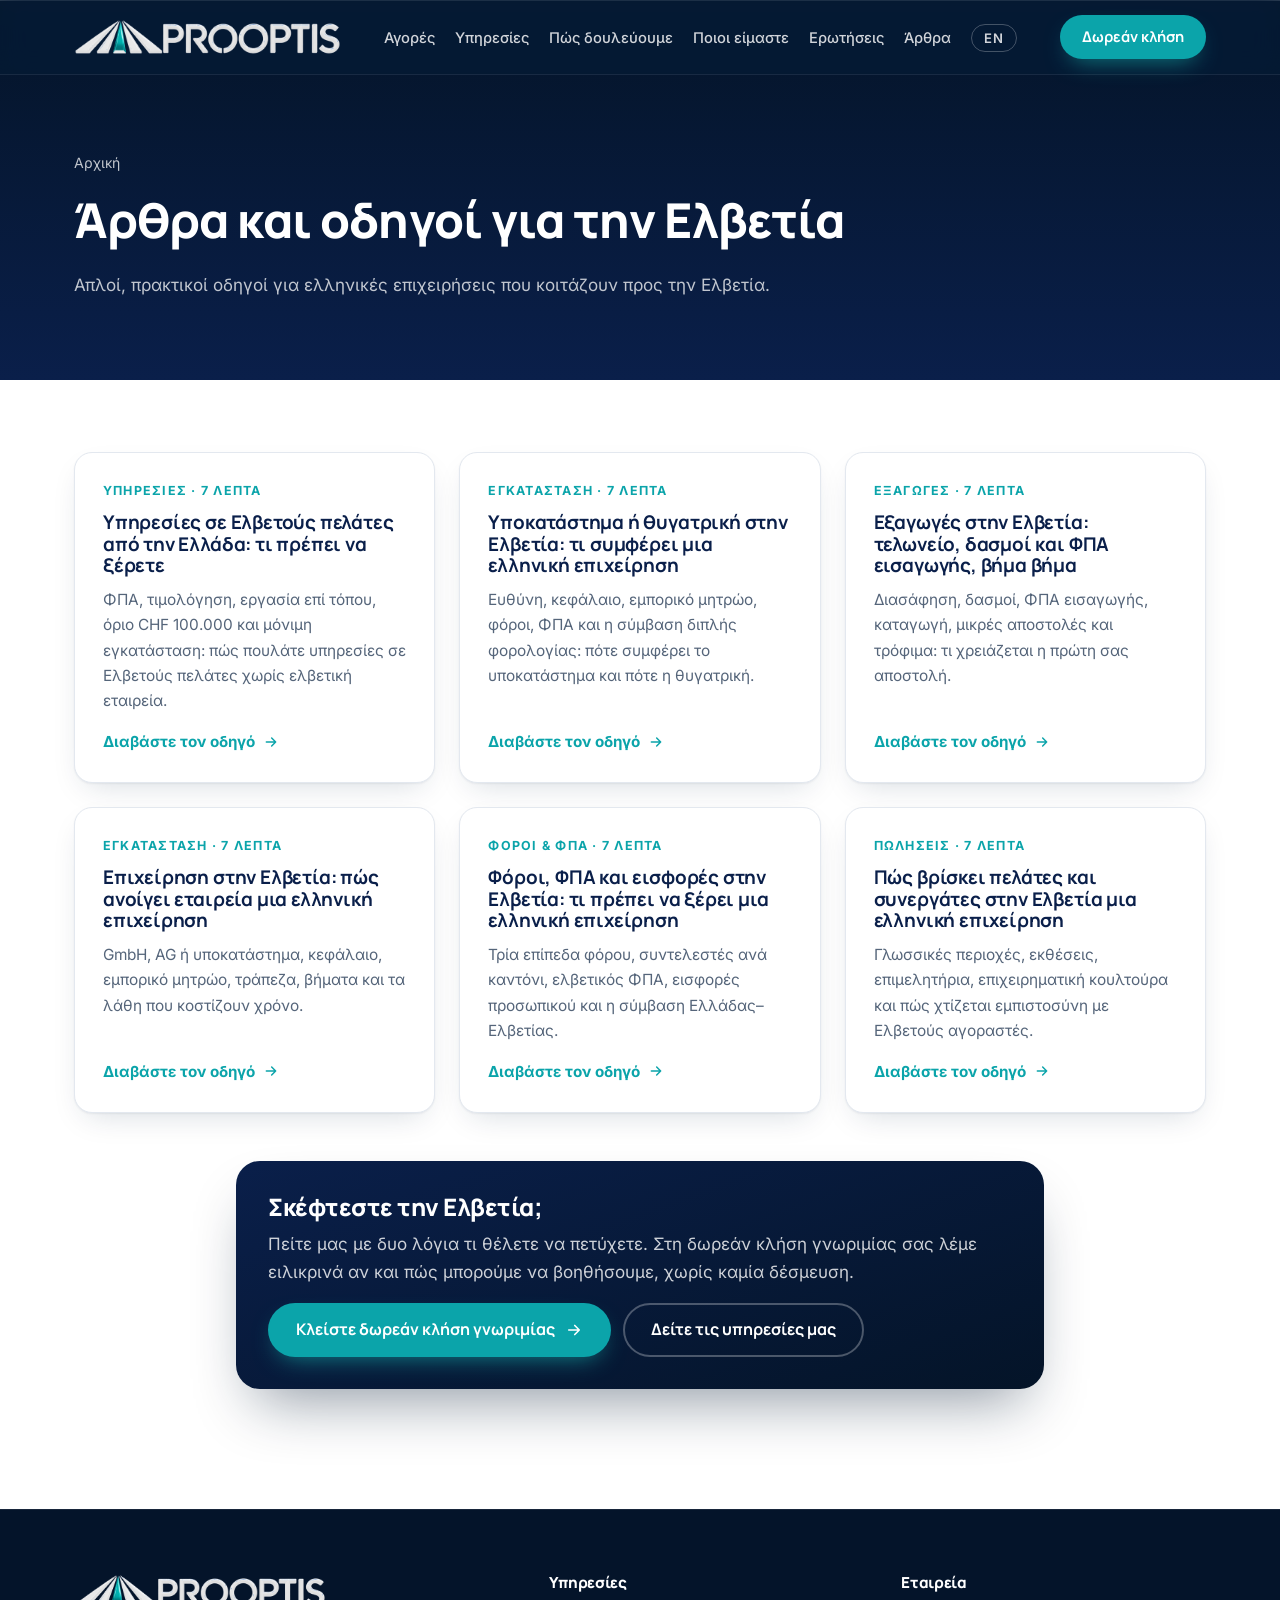
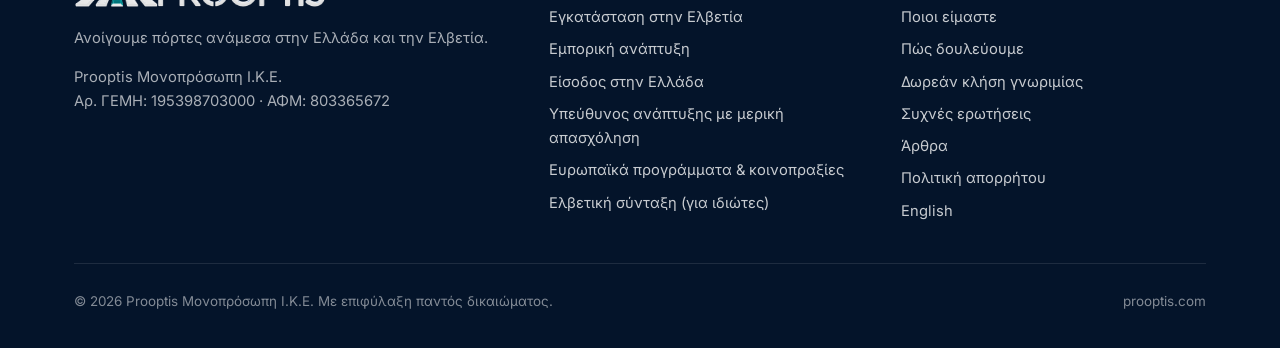
<file: arthra/index.html>
<!doctype html>
<html lang="el" class="no-js">
<head>
<meta charset="utf-8">
<meta name="viewport" content="width=device-width, initial-scale=1">
<title>Άρθρα για επιχείρηση στην Ελβετία | Prooptis</title>
<meta name="description" content="Πρακτικοί οδηγοί για ελληνικές επιχειρήσεις: σύσταση εταιρείας στην Ελβετία, φόροι και ΦΠΑ, και πώς βρίσκετε πελάτες και συνεργάτες εκεί.">
<link rel="canonical" href="https://prooptis.com/arthra/">
<link rel="alternate" hreflang="el" href="https://prooptis.com/arthra/">
<link rel="alternate" hreflang="x-default" href="https://prooptis.com/arthra/">
<meta name="robots" content="index, follow, max-image-preview:large">
<meta name="theme-color" content="#0B2545">
<meta property="og:type" content="website">
<meta property="og:site_name" content="Prooptis">
<meta property="og:locale" content="el_GR">
<meta property="og:title" content="Άρθρα για επιχείρηση στην Ελβετία | Prooptis">
<meta property="og:description" content="Πρακτικοί οδηγοί για ελληνικές επιχειρήσεις: σύσταση εταιρείας στην Ελβετία, φόροι και ΦΠΑ, και πώς βρίσκετε πελάτες και συνεργάτες εκεί.">
<meta property="og:url" content="https://prooptis.com/arthra/">
<meta property="og:image" content="https://prooptis.com/assets/img/og-image.png">
<meta property="og:image:width" content="1200">
<meta property="og:image:height" content="630">
<meta name="twitter:card" content="summary_large_image">
<link rel="icon" href="/assets/favicon.png" type="image/png" sizes="64x64">
<link rel="icon" href="/assets/favicon-32.png" type="image/png" sizes="32x32">
<link rel="apple-touch-icon" href="/assets/img/apple-touch-icon.png">
<link rel="preload" href="/assets/fonts/manrope-greek.woff2" as="font" type="font/woff2" crossorigin>
<link rel="preload" href="/assets/fonts/inter-greek.woff2" as="font" type="font/woff2" crossorigin>
<link rel="stylesheet" href="/assets/css/style.css?v=20261119">
<script type="application/ld+json">
{
 "@context": "https://schema.org",
 "@graph": [
  {
   "@type": "Organization",
   "@id": "https://prooptis.com/#organization",
   "name": "Prooptis",
   "url": "https://prooptis.com/",
   "logo": {
    "@type": "ImageObject",
    "url": "https://prooptis.com/assets/img/logo.png"
   }
  },
  {
   "@type": "CollectionPage",
   "@id": "https://prooptis.com/arthra/#webpage",
   "url": "https://prooptis.com/arthra/",
   "name": "Άρθρα για επιχείρηση στην Ελβετία | Prooptis",
   "description": "Πρακτικοί οδηγοί για ελληνικές επιχειρήσεις: σύσταση εταιρείας στην Ελβετία, φόροι και ΦΠΑ, και πώς βρίσκετε πελάτες και συνεργάτες εκεί.",
   "inLanguage": "el",
   "isPartOf": {
    "@id": "https://prooptis.com/#website"
   },
   "mainEntity": {
    "@type": "ItemList",
    "itemListElement": [
     {
      "@type": "ListItem",
      "position": 1,
      "url": "https://prooptis.com/arthra/ypiresies-gia-elvetous-pelates/",
      "name": "Υπηρεσίες σε Ελβετούς πελάτες από την Ελλάδα: τι πρέπει να ξέρετε"
     },
     {
      "@type": "ListItem",
      "position": 2,
      "url": "https://prooptis.com/arthra/ypokatastima-i-thygatriki-elvetia/",
      "name": "Υποκατάστημα ή θυγατρική στην Ελβετία: τι συμφέρει μια ελληνική επιχείρηση"
     },
     {
      "@type": "ListItem",
      "position": 3,
      "url": "https://prooptis.com/arthra/exagoges-stin-elvetia/",
      "name": "Εξαγωγές στην Ελβετία: τελωνείο, δασμοί και ΦΠΑ εισαγωγής, βήμα βήμα"
     },
     {
      "@type": "ListItem",
      "position": 4,
      "url": "https://prooptis.com/arthra/etaireia-stin-elvetia/",
      "name": "Επιχείρηση στην Ελβετία: πώς ανοίγει εταιρεία μια ελληνική επιχείρηση"
     },
     {
      "@type": "ListItem",
      "position": 5,
      "url": "https://prooptis.com/arthra/foroi-fpa-elvetia/",
      "name": "Φόροι, ΦΠΑ και εισφορές στην Ελβετία: τι πρέπει να ξέρει μια ελληνική επιχείρηση"
     },
     {
      "@type": "ListItem",
      "position": 6,
      "url": "https://prooptis.com/arthra/pelates-stin-elvetia/",
      "name": "Πώς βρίσκει πελάτες και συνεργάτες στην Ελβετία μια ελληνική επιχείρηση"
     }
    ]
   }
  },
  {
   "@type": "BreadcrumbList",
   "itemListElement": [
    {
     "@type": "ListItem",
     "position": 1,
     "name": "Αρχική",
     "item": "https://prooptis.com/"
    },
    {
     "@type": "ListItem",
     "position": 2,
     "name": "Άρθρα",
     "item": "https://prooptis.com/arthra/"
    }
   ]
  }
 ]
}
</script>

</head>
<body>
<a class="skip" href="#main">Μετάβαση στο περιεχόμενο</a>
<header class="site-header">
  <nav class="container nav" aria-label="Μενού">
    <a class="brand" href="/" aria-label="Prooptis"><img src="/assets/img/logo-light.png" alt="Prooptis" width="297" height="40"></a>
    <ul class="nav-links" id="nav-links"><li><a href="/#giati-elvetia">Αγορές</a></li><li><a href="/#ypiresies">Υπηρεσίες</a></li><li><a href="/#pos-doulevoume">Πώς δουλεύουμε</a></li><li><a href="/#poioi-eimaste">Ποιοι είμαστε</a></li><li><a href="/#faq">Ερωτήσεις</a></li><li><a href="/arthra/">Άρθρα</a></li><li><a class="lang" href="/en/" hreflang="en" lang="en" title="English">EN</a></li></ul>
    <a class="btn btn-primary nav-cta" href="/#epikoinonia">Δωρεάν κλήση</a>
    <button class="nav-toggle" type="button" aria-expanded="false" aria-controls="nav-links" aria-label="Μενού"><svg viewBox="0 0 24 24" fill="none" stroke="currentColor" stroke-width="2" stroke-linecap="round" aria-hidden="true"><path d="M4 7h16M4 12h16M4 17h16"/></svg></button>
  </nav>
</header>
<main id="main">
  <section class="page-hero"><div class="container"><nav class="crumbs" aria-label="Διαδρομή"><a href="/">Αρχική</a></nav><h1>Άρθρα και οδηγοί για την Ελβετία</h1><p>Απλοί, πρακτικοί οδηγοί για ελληνικές επιχειρήσεις που κοιτάζουν προς την Ελβετία.</p></div></section>
  <section class="section articles-list"><div class="container"><div class="article-grid"><a class="article-card" href="/arthra/ypiresies-gia-elvetous-pelates/">
  <span class="kicker">Υπηρεσίες · 7 λεπτά</span>
  <h3>Υπηρεσίες σε Ελβετούς πελάτες από την Ελλάδα: τι πρέπει να ξέρετε</h3>
  <p>ΦΠΑ, τιμολόγηση, εργασία επί τόπου, όριο CHF 100.000 και μόνιμη εγκατάσταση: πώς πουλάτε υπηρεσίες σε Ελβετούς πελάτες χωρίς ελβετική εταιρεία.</p>
  <span class="more">Διαβάστε τον οδηγό <svg viewBox="0 0 24 24" fill="none" stroke="currentColor" stroke-width="2.2" stroke-linecap="round" stroke-linejoin="round" aria-hidden="true"><path d="M5 12h14M13 6l6 6-6 6"/></svg></span>
</a><a class="article-card" href="/arthra/ypokatastima-i-thygatriki-elvetia/">
  <span class="kicker">Εγκατάσταση · 7 λεπτά</span>
  <h3>Υποκατάστημα ή θυγατρική στην Ελβετία: τι συμφέρει μια ελληνική επιχείρηση</h3>
  <p>Ευθύνη, κεφάλαιο, εμπορικό μητρώο, φόροι, ΦΠΑ και η σύμβαση διπλής φορολογίας: πότε συμφέρει το υποκατάστημα και πότε η θυγατρική.</p>
  <span class="more">Διαβάστε τον οδηγό <svg viewBox="0 0 24 24" fill="none" stroke="currentColor" stroke-width="2.2" stroke-linecap="round" stroke-linejoin="round" aria-hidden="true"><path d="M5 12h14M13 6l6 6-6 6"/></svg></span>
</a><a class="article-card" href="/arthra/exagoges-stin-elvetia/">
  <span class="kicker">Εξαγωγές · 7 λεπτά</span>
  <h3>Εξαγωγές στην Ελβετία: τελωνείο, δασμοί και ΦΠΑ εισαγωγής, βήμα βήμα</h3>
  <p>Διασάφηση, δασμοί, ΦΠΑ εισαγωγής, καταγωγή, μικρές αποστολές και τρόφιμα: τι χρειάζεται η πρώτη σας αποστολή.</p>
  <span class="more">Διαβάστε τον οδηγό <svg viewBox="0 0 24 24" fill="none" stroke="currentColor" stroke-width="2.2" stroke-linecap="round" stroke-linejoin="round" aria-hidden="true"><path d="M5 12h14M13 6l6 6-6 6"/></svg></span>
</a><a class="article-card" href="/arthra/etaireia-stin-elvetia/">
  <span class="kicker">Εγκατάσταση · 7 λεπτά</span>
  <h3>Επιχείρηση στην Ελβετία: πώς ανοίγει εταιρεία μια ελληνική επιχείρηση</h3>
  <p>GmbH, AG ή υποκατάστημα, κεφάλαιο, εμπορικό μητρώο, τράπεζα, βήματα και τα λάθη που κοστίζουν χρόνο.</p>
  <span class="more">Διαβάστε τον οδηγό <svg viewBox="0 0 24 24" fill="none" stroke="currentColor" stroke-width="2.2" stroke-linecap="round" stroke-linejoin="round" aria-hidden="true"><path d="M5 12h14M13 6l6 6-6 6"/></svg></span>
</a><a class="article-card" href="/arthra/foroi-fpa-elvetia/">
  <span class="kicker">Φόροι &amp; ΦΠΑ · 7 λεπτά</span>
  <h3>Φόροι, ΦΠΑ και εισφορές στην Ελβετία: τι πρέπει να ξέρει μια ελληνική επιχείρηση</h3>
  <p>Τρία επίπεδα φόρου, συντελεστές ανά καντόνι, ελβετικός ΦΠΑ, εισφορές προσωπικού και η σύμβαση Ελλάδας–Ελβετίας.</p>
  <span class="more">Διαβάστε τον οδηγό <svg viewBox="0 0 24 24" fill="none" stroke="currentColor" stroke-width="2.2" stroke-linecap="round" stroke-linejoin="round" aria-hidden="true"><path d="M5 12h14M13 6l6 6-6 6"/></svg></span>
</a><a class="article-card" href="/arthra/pelates-stin-elvetia/">
  <span class="kicker">Πωλήσεις · 7 λεπτά</span>
  <h3>Πώς βρίσκει πελάτες και συνεργάτες στην Ελβετία μια ελληνική επιχείρηση</h3>
  <p>Γλωσσικές περιοχές, εκθέσεις, επιμελητήρια, επιχειρηματική κουλτούρα και πώς χτίζεται εμπιστοσύνη με Ελβετούς αγοραστές.</p>
  <span class="more">Διαβάστε τον οδηγό <svg viewBox="0 0 24 24" fill="none" stroke="currentColor" stroke-width="2.2" stroke-linecap="round" stroke-linejoin="round" aria-hidden="true"><path d="M5 12h14M13 6l6 6-6 6"/></svg></span>
</a></div>
  <div class="index-cta"><aside class="cta-box" aria-label="Επικοινωνία">
  <h2>Σκέφτεστε την Ελβετία;</h2>
  <p>Πείτε μας με δυο λόγια τι θέλετε να πετύχετε. Στη δωρεάν κλήση γνωριμίας σας λέμε ειλικρινά αν και πώς μπορούμε να βοηθήσουμε, χωρίς καμία δέσμευση.</p>
  <div class="cta-actions"><a class="btn btn-primary" href="/#epikoinonia">Κλείστε δωρεάν κλήση γνωριμίας <svg viewBox="0 0 24 24" fill="none" stroke="currentColor" stroke-width="2.2" stroke-linecap="round" stroke-linejoin="round" aria-hidden="true"><path d="M5 12h14M13 6l6 6-6 6"/></svg></a><a class="btn btn-ghost" href="/#ypiresies">Δείτε τις υπηρεσίες μας</a></div>
</aside></div></div></section>
</main>
<footer class="site-footer">
  <div class="container">
    <div class="footer-grid">
      <div>
        <img src="/assets/img/logo-light.png" alt="Prooptis" width="297" height="40" loading="lazy">
        <p>Ανοίγουμε πόρτες ανάμεσα στην Ελλάδα και την Ελβετία.</p>
        <p>Prooptis Μονοπρόσωπη Ι.Κ.Ε.<br>Αρ. ΓΕΜΗ: 195398703000 · ΑΦΜ: 803365672</p>
      </div>
      <div><h4>Υπηρεσίες</h4><ul><li><a href="/#service-1">Εγκατάσταση στην Ελβετία</a></li><li><a href="/#service-2">Εμπορική ανάπτυξη</a></li><li><a href="/#service-3">Είσοδος στην Ελλάδα</a></li><li><a href="/#service-4">Υπεύθυνος ανάπτυξης με μερική απασχόληση</a></li><li><a href="/#service-5">Ευρωπαϊκά προγράμματα &amp; κοινοπραξίες</a></li><li><a href="/elvetiki-syntaxi/">Ελβετική σύνταξη (για ιδιώτες)</a></li></ul></div>
      <div><h4>Εταιρεία</h4><ul><li><a href="/#poioi-eimaste">Ποιοι είμαστε</a></li><li><a href="/#pos-doulevoume">Πώς δουλεύουμε</a></li><li><a href="/#epikoinonia">Δωρεάν κλήση γνωριμίας</a></li><li><a href="/#faq">Συχνές ερωτήσεις</a></li><li><a href="/arthra/">Άρθρα</a></li><li><a href="/privacy/">Πολιτική απορρήτου</a></li><li><a href="/en/">English</a></li></ul></div>
    </div>
    <div class="legal"><span>© <span data-year>2026</span> Prooptis Μονοπρόσωπη Ι.Κ.Ε. Με επιφύλαξη παντός δικαιώματος.</span><span>prooptis.com</span></div>
  </div>
</footer>
<script src="/assets/js/main.js?v=20261119" defer></script>
<script data-goatcounter="https://prooptis.goatcounter.com/count" async src="//gc.zgo.at/count.js"></script>
</body>
</html>
</file>
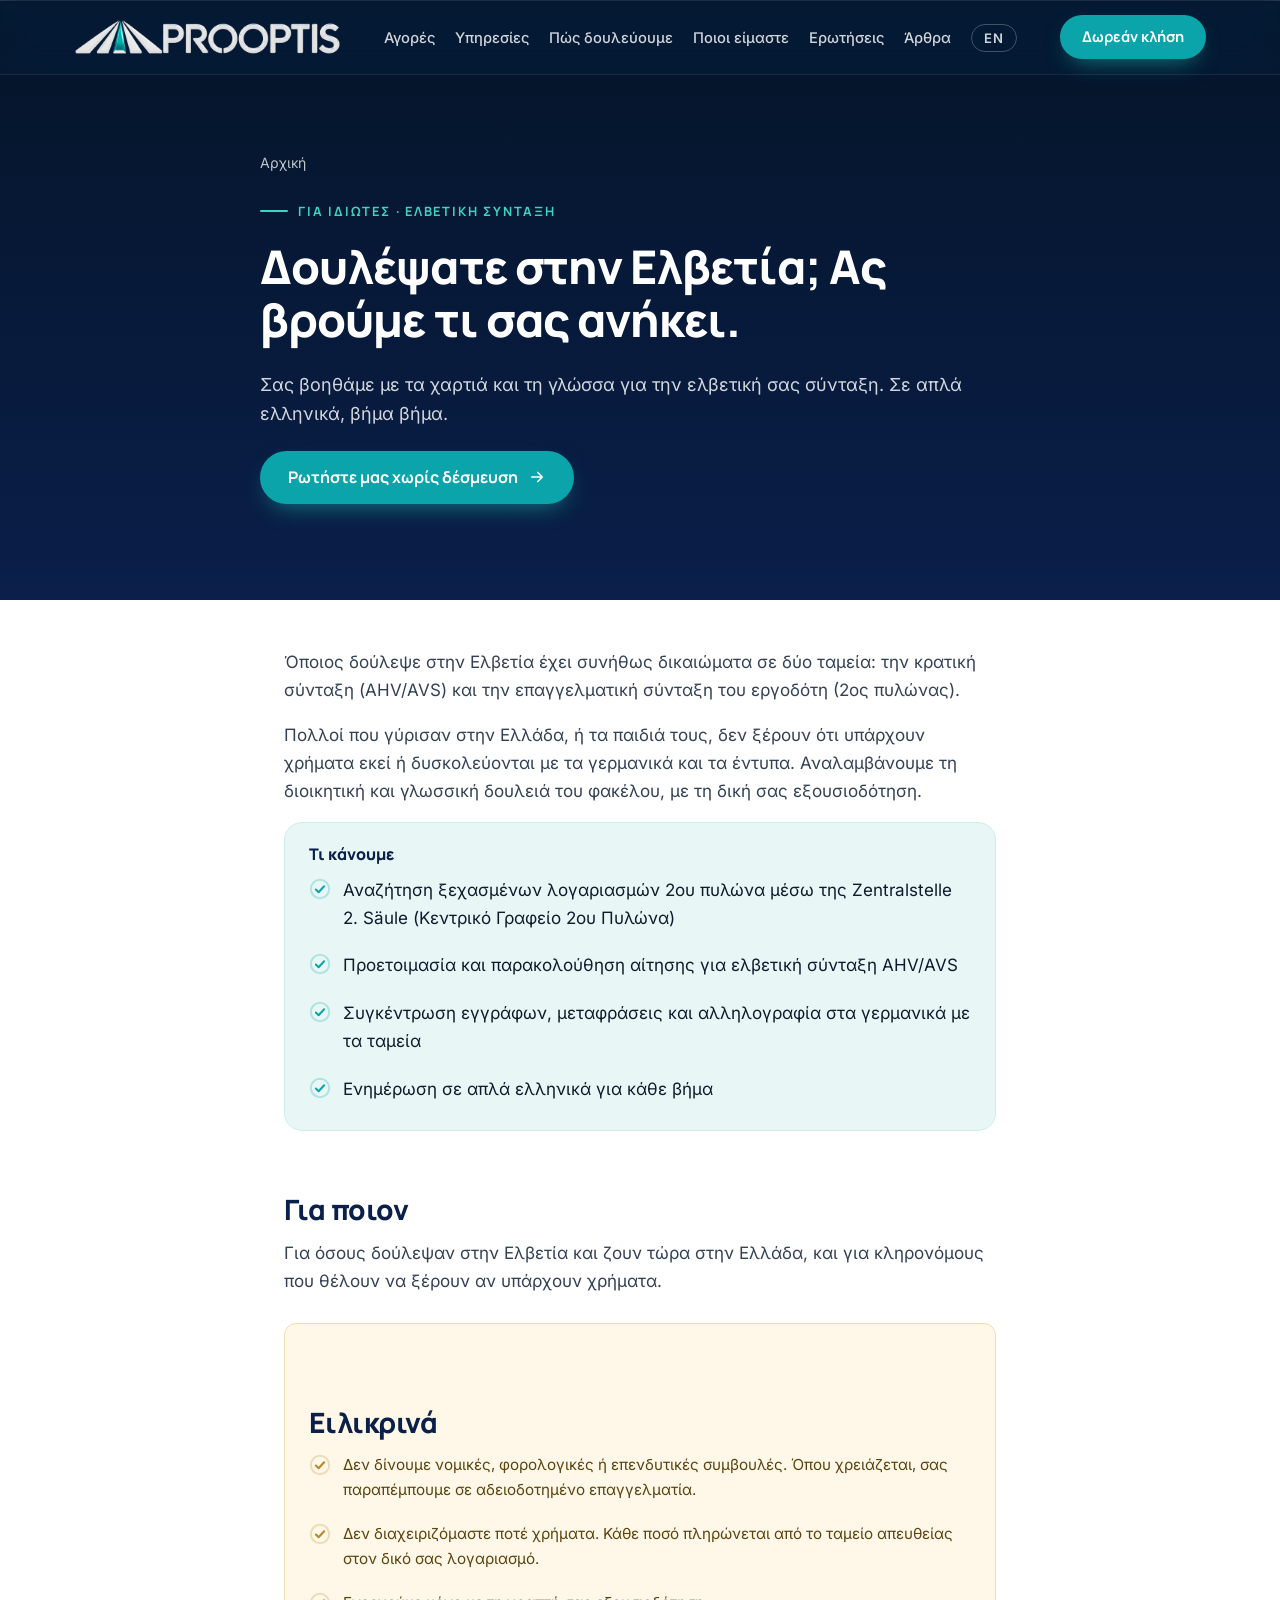
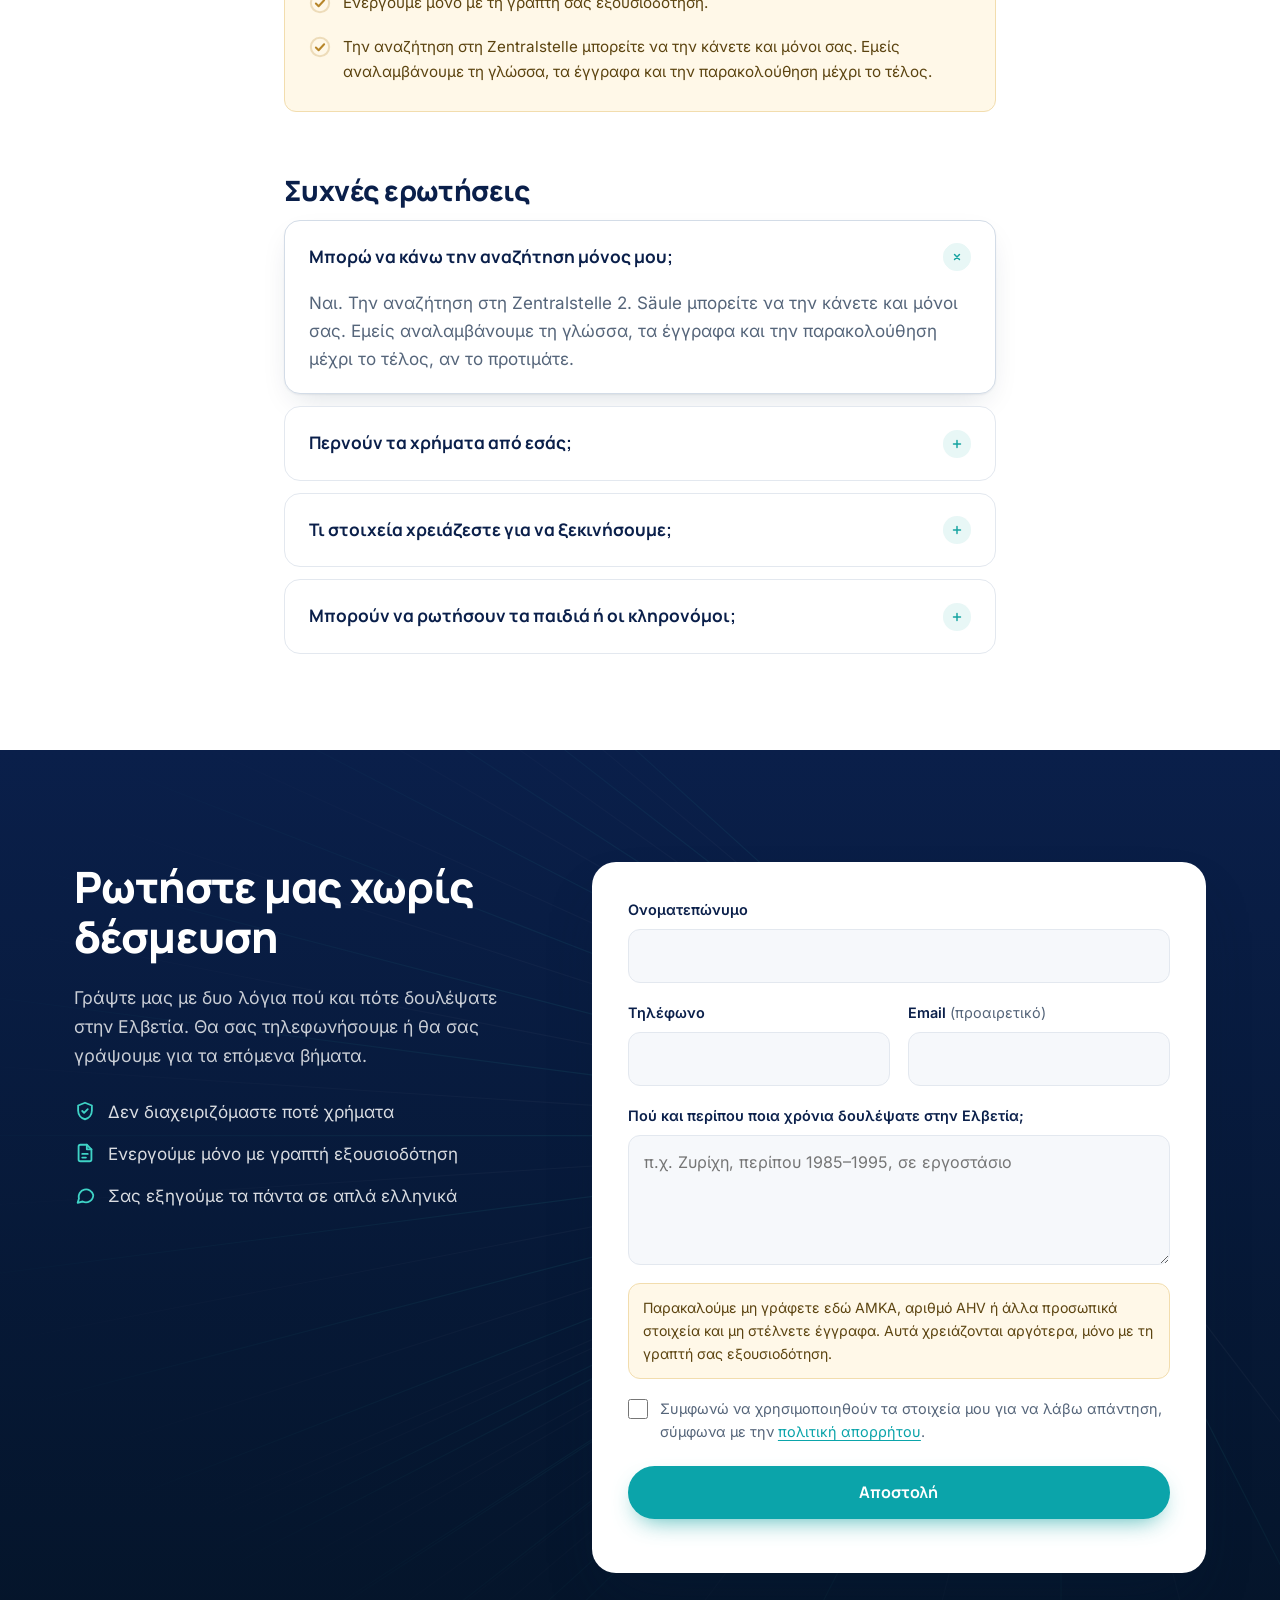
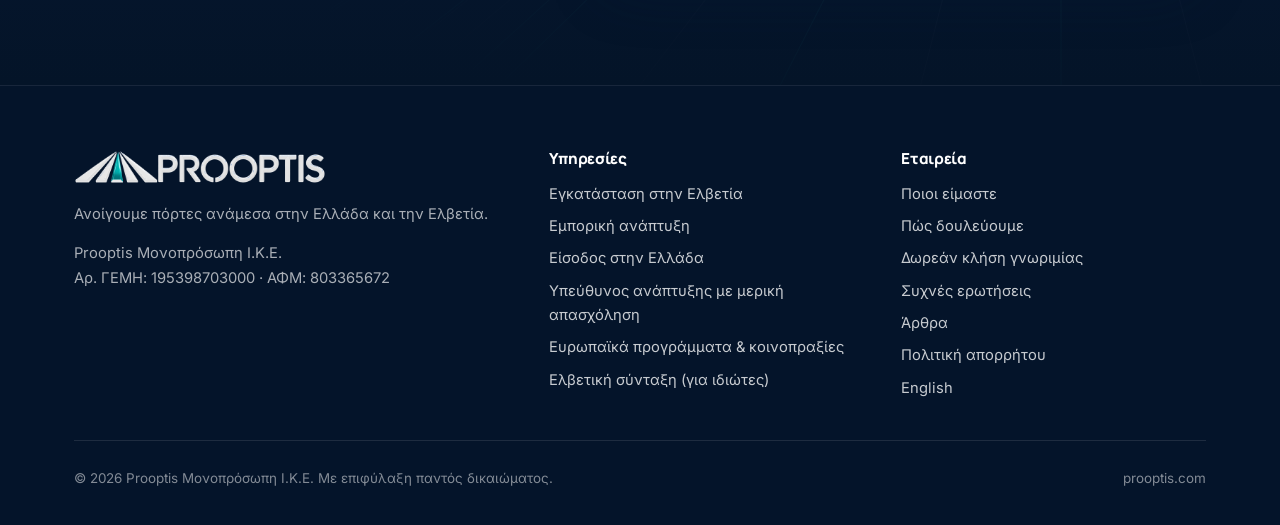
<file: elvetiki-syntaxi/index.html>
<!doctype html>
<html lang="el" class="no-js">
<head>
<meta charset="utf-8">
<meta name="viewport" content="width=device-width, initial-scale=1">
<title>Ελβετική σύνταξη από την Ελλάδα: AHV και 2ος πυλώνας | Prooptis</title>
<meta name="description" content="Δουλέψατε στην Ελβετία; Σας βοηθάμε με την αναζήτηση χρημάτων 2ου πυλώνα και την αίτηση σύνταξης AHV, στα γερμανικά και με τα έγγραφα. Τα χρήματα πάνε πάντα απευθείας σε εσάς.">
<link rel="canonical" href="https://prooptis.com/elvetiki-syntaxi/">
<link rel="alternate" hreflang="el" href="https://prooptis.com/elvetiki-syntaxi/">
<link rel="alternate" hreflang="en" href="https://prooptis.com/en/swiss-pension/">
<link rel="alternate" hreflang="x-default" href="https://prooptis.com/elvetiki-syntaxi/">
<meta name="robots" content="index, follow, max-image-preview:large">
<meta name="theme-color" content="#0B2545">
<meta property="og:type" content="website">
<meta property="og:site_name" content="Prooptis">
<meta property="og:locale" content="el_GR">
<meta property="og:title" content="Ελβετική σύνταξη από την Ελλάδα: AHV και 2ος πυλώνας | Prooptis">
<meta property="og:description" content="Δουλέψατε στην Ελβετία; Σας βοηθάμε με την αναζήτηση χρημάτων 2ου πυλώνα και την αίτηση σύνταξης AHV, στα γερμανικά και με τα έγγραφα. Τα χρήματα πάνε πάντα απευθείας σε εσάς.">
<meta property="og:url" content="https://prooptis.com/elvetiki-syntaxi/">
<meta property="og:image" content="https://prooptis.com/assets/img/og-image.png">
<meta property="og:image:width" content="1200">
<meta property="og:image:height" content="630">
<meta name="twitter:card" content="summary_large_image">
<link rel="icon" href="/assets/favicon.png" type="image/png" sizes="64x64">
<link rel="icon" href="/assets/favicon-32.png" type="image/png" sizes="32x32">
<link rel="apple-touch-icon" href="/assets/img/apple-touch-icon.png">
<link rel="preload" href="/assets/fonts/manrope-greek.woff2" as="font" type="font/woff2" crossorigin>
<link rel="preload" href="/assets/fonts/inter-greek.woff2" as="font" type="font/woff2" crossorigin>
<link rel="stylesheet" href="/assets/css/style.css?v=20261119">
<script type="application/ld+json">
{
 "@context": "https://schema.org",
 "@graph": [
  {
   "@type": "Organization",
   "@id": "https://prooptis.com/#organization",
   "name": "Prooptis",
   "url": "https://prooptis.com/",
   "logo": {
    "@type": "ImageObject",
    "url": "https://prooptis.com/assets/img/logo.png"
   }
  },
  {
   "@type": "WebPage",
   "@id": "https://prooptis.com/elvetiki-syntaxi/#webpage",
   "url": "https://prooptis.com/elvetiki-syntaxi/",
   "name": "Ελβετική σύνταξη από την Ελλάδα: AHV και 2ος πυλώνας | Prooptis",
   "description": "Δουλέψατε στην Ελβετία; Σας βοηθάμε με την αναζήτηση χρημάτων 2ου πυλώνα και την αίτηση σύνταξης AHV, στα γερμανικά και με τα έγγραφα. Τα χρήματα πάνε πάντα απευθείας σε εσάς.",
   "inLanguage": "el",
   "isPartOf": {
    "@id": "https://prooptis.com/#website"
   },
   "breadcrumb": {
    "@id": "https://prooptis.com/elvetiki-syntaxi/#breadcrumb"
   },
   "dateModified": "2026-11-19"
  },
  {
   "@type": "Service",
   "@id": "https://prooptis.com/elvetiki-syntaxi/#service",
   "name": "Δουλέψατε στην Ελβετία; Ας βρούμε τι σας ανήκει.",
   "serviceType": "Swiss pension file support (AHV/AVS, 2nd pillar)",
   "description": "Όποιος δούλεψε στην Ελβετία έχει συνήθως δικαιώματα σε δύο ταμεία: την κρατική σύνταξη (AHV/AVS) και την επαγγελματική σύνταξη του εργοδότη (2ος πυλώνας). Πολλοί που γύρισαν στην Ελλάδα, ή τα παιδιά τους, δεν ξέρουν ότι υπάρχουν χρήματα εκεί ή δυσκολεύονται με τα γερμανικά και τα έντυπα. Αναλαμβάνουμε τη διοικητική και γλωσσική δουλειά του φακέλου, με τη δική σας εξουσιοδότηση. Αναζήτηση ξεχασμένων λογαριασμών 2ου πυλώνα μέσω της Zentralstelle 2. Säule (Κεντρικό Γραφείο 2ου Πυλώνα) · Προετοιμασία και παρακολούθηση αίτησης για ελβετική σύνταξη AHV/AVS · Συγκέντρωση εγγράφων, μεταφράσεις και αλληλογραφία στα γερμανικά με τα ταμεία · Ενημέρωση σε απλά ελληνικά για κάθε βήμα",
   "provider": {
    "@id": "https://prooptis.com/#organization"
   },
   "areaServed": {
    "@type": "Country",
    "name": "Greece"
   },
   "audience": {
    "@type": "PeopleAudience",
    "name": "Για όσους δούλεψαν στην Ελβετία και ζουν τώρα στην Ελλάδα, και για κληρονόμους που θέλουν να ξέρουν αν υπάρχουν χρήματα."
   }
  },
  {
   "@type": "BreadcrumbList",
   "@id": "https://prooptis.com/elvetiki-syntaxi/#breadcrumb",
   "itemListElement": [
    {
     "@type": "ListItem",
     "position": 1,
     "name": "Αρχική",
     "item": "https://prooptis.com/"
    },
    {
     "@type": "ListItem",
     "position": 2,
     "name": "Δουλέψατε στην Ελβετία; Ας βρούμε τι σας ανήκει.",
     "item": "https://prooptis.com/elvetiki-syntaxi/"
    }
   ]
  },
  {
   "@type": "FAQPage",
   "@id": "https://prooptis.com/elvetiki-syntaxi/#faq",
   "mainEntity": [
    {
     "@type": "Question",
     "name": "Μπορώ να κάνω την αναζήτηση μόνος μου;",
     "acceptedAnswer": {
      "@type": "Answer",
      "text": "Ναι. Την αναζήτηση στη Zentralstelle 2. Säule μπορείτε να την κάνετε και μόνοι σας. Εμείς αναλαμβάνουμε τη γλώσσα, τα έγγραφα και την παρακολούθηση μέχρι το τέλος, αν το προτιμάτε."
     }
    },
    {
     "@type": "Question",
     "name": "Περνούν τα χρήματα από εσάς;",
     "acceptedAnswer": {
      "@type": "Answer",
      "text": "Όχι, ποτέ. Κάθε ποσό πληρώνεται από το ταμείο απευθείας στον δικό σας λογαριασμό."
     }
    },
    {
     "@type": "Question",
     "name": "Τι στοιχεία χρειάζεστε για να ξεκινήσουμε;",
     "acceptedAnswer": {
      "@type": "Answer",
      "text": "Στην αρχή μόνο όσα ζητά η φόρμα: όνομα, τηλέφωνο και πού και περίπου ποια χρόνια δουλέψατε στην Ελβετία. Τα έγγραφα του φακέλου χρειάζονται αργότερα, μόνο αν συνεργαστούμε και με τη γραπτή σας εξουσιοδότηση."
     }
    },
    {
     "@type": "Question",
     "name": "Μπορούν να ρωτήσουν τα παιδιά ή οι κληρονόμοι;",
     "acceptedAnswer": {
      "@type": "Answer",
      "text": "Ναι. Αν ο γονιός σας δούλεψε στην Ελβετία, γράψτε μας τι ξέρετε για το πού και πότε δούλεψε, και θα σας πούμε ποια είναι τα επόμενα βήματα."
     }
    }
   ]
  }
 ]
}
</script>

</head>
<body>
<a class="skip" href="#main">Μετάβαση στο περιεχόμενο</a>
<header class="site-header">
  <nav class="container nav" aria-label="Μενού">
    <a class="brand" href="/" aria-label="Prooptis"><img src="/assets/img/logo-light.png" alt="Prooptis" width="297" height="40"></a>
    <ul class="nav-links" id="nav-links"><li><a href="/#giati-elvetia">Αγορές</a></li><li><a href="/#ypiresies">Υπηρεσίες</a></li><li><a href="/#pos-doulevoume">Πώς δουλεύουμε</a></li><li><a href="/#poioi-eimaste">Ποιοι είμαστε</a></li><li><a href="/#faq">Ερωτήσεις</a></li><li><a href="/arthra/">Άρθρα</a></li><li><a class="lang" href="/en/swiss-pension/" hreflang="en" lang="en" title="English">EN</a></li></ul>
    <a class="btn btn-primary nav-cta" href="#rotiste">Δωρεάν κλήση</a>
    <button class="nav-toggle" type="button" aria-expanded="false" aria-controls="nav-links" aria-label="Μενού"><svg viewBox="0 0 24 24" fill="none" stroke="currentColor" stroke-width="2" stroke-linecap="round" aria-hidden="true"><path d="M4 7h16M4 12h16M4 17h16"/></svg></button>
  </nav>
</header>
<main id="main">
  <section class="page-hero article-hero">
    <div class="container narrow">
      <nav class="crumbs" aria-label="Διαδρομή"><a href="/">Αρχική</a></nav>
      <div class="eyebrow">Για ιδιώτες · Ελβετική σύνταξη</div>
      <h1>Δουλέψατε στην Ελβετία; Ας βρούμε τι σας ανήκει.</h1>
      <p class="lead">Σας βοηθάμε με τα χαρτιά και τη γλώσσα για την ελβετική σας σύνταξη. Σε απλά ελληνικά, βήμα βήμα.</p>
      <div class="hero-ctas"><a class="btn btn-primary" href="#rotiste">Ρωτήστε μας χωρίς δέσμευση <svg viewBox="0 0 24 24" fill="none" stroke="currentColor" stroke-width="2.2" stroke-linecap="round" stroke-linejoin="round" aria-hidden="true"><path d="M5 12h14M13 6l6 6-6 6"/></svg></a></div>
    </div>
  </section>
  <article class="prose article pension">
    <p>Όποιος δούλεψε στην Ελβετία έχει συνήθως δικαιώματα σε δύο ταμεία: την κρατική σύνταξη (AHV/AVS) και την επαγγελματική σύνταξη του εργοδότη (2ος πυλώνας).</p><p>Πολλοί που γύρισαν στην Ελλάδα, ή τα παιδιά τους, δεν ξέρουν ότι υπάρχουν χρήματα εκεί ή δυσκολεύονται με τα γερμανικά και τα έντυπα. Αναλαμβάνουμε τη διοικητική και γλωσσική δουλειά του φακέλου, με τη δική σας εξουσιοδότηση.</p>
    <div class="summary-box"><h2 class="summary-title">Τι κάνουμε</h2><ul class="checks"><li><svg viewBox="0 0 24 24" fill="none" stroke="currentColor" stroke-width="2.2" stroke-linecap="round" stroke-linejoin="round" aria-hidden="true"><circle cx="12" cy="12" r="10" stroke-opacity=".25"/><path d="m7.5 12.5 3 3 6-6.5"/></svg><span>Αναζήτηση ξεχασμένων λογαριασμών 2ου πυλώνα μέσω της Zentralstelle 2. Säule (Κεντρικό Γραφείο 2ου Πυλώνα)</span></li><li><svg viewBox="0 0 24 24" fill="none" stroke="currentColor" stroke-width="2.2" stroke-linecap="round" stroke-linejoin="round" aria-hidden="true"><circle cx="12" cy="12" r="10" stroke-opacity=".25"/><path d="m7.5 12.5 3 3 6-6.5"/></svg><span>Προετοιμασία και παρακολούθηση αίτησης για ελβετική σύνταξη AHV/AVS</span></li><li><svg viewBox="0 0 24 24" fill="none" stroke="currentColor" stroke-width="2.2" stroke-linecap="round" stroke-linejoin="round" aria-hidden="true"><circle cx="12" cy="12" r="10" stroke-opacity=".25"/><path d="m7.5 12.5 3 3 6-6.5"/></svg><span>Συγκέντρωση εγγράφων, μεταφράσεις και αλληλογραφία στα γερμανικά με τα ταμεία</span></li><li><svg viewBox="0 0 24 24" fill="none" stroke="currentColor" stroke-width="2.2" stroke-linecap="round" stroke-linejoin="round" aria-hidden="true"><circle cx="12" cy="12" r="10" stroke-opacity=".25"/><path d="m7.5 12.5 3 3 6-6.5"/></svg><span>Ενημέρωση σε απλά ελληνικά για κάθε βήμα</span></li></ul></div>
    <h2>Για ποιον</h2>
    <p>Για όσους δούλεψαν στην Ελβετία και ζουν τώρα στην Ελλάδα, και για κληρονόμους που θέλουν να ξέρουν αν υπάρχουν χρήματα.</p>
    <div class="disclaimer honest"><h2 class="summary-title">Ειλικρινά</h2><ul class="checks"><li><svg viewBox="0 0 24 24" fill="none" stroke="currentColor" stroke-width="2.2" stroke-linecap="round" stroke-linejoin="round" aria-hidden="true"><circle cx="12" cy="12" r="10" stroke-opacity=".25"/><path d="m7.5 12.5 3 3 6-6.5"/></svg><span>Δεν δίνουμε νομικές, φορολογικές ή επενδυτικές συμβουλές. Όπου χρειάζεται, σας παραπέμπουμε σε αδειοδοτημένο επαγγελματία.</span></li><li><svg viewBox="0 0 24 24" fill="none" stroke="currentColor" stroke-width="2.2" stroke-linecap="round" stroke-linejoin="round" aria-hidden="true"><circle cx="12" cy="12" r="10" stroke-opacity=".25"/><path d="m7.5 12.5 3 3 6-6.5"/></svg><span>Δεν διαχειριζόμαστε ποτέ χρήματα. Κάθε ποσό πληρώνεται από το ταμείο απευθείας στον δικό σας λογαριασμό.</span></li><li><svg viewBox="0 0 24 24" fill="none" stroke="currentColor" stroke-width="2.2" stroke-linecap="round" stroke-linejoin="round" aria-hidden="true"><circle cx="12" cy="12" r="10" stroke-opacity=".25"/><path d="m7.5 12.5 3 3 6-6.5"/></svg><span>Ενεργούμε μόνο με τη γραπτή σας εξουσιοδότηση.</span></li><li><svg viewBox="0 0 24 24" fill="none" stroke="currentColor" stroke-width="2.2" stroke-linecap="round" stroke-linejoin="round" aria-hidden="true"><circle cx="12" cy="12" r="10" stroke-opacity=".25"/><path d="m7.5 12.5 3 3 6-6.5"/></svg><span>Την αναζήτηση στη Zentralstelle μπορείτε να την κάνετε και μόνοι σας. Εμείς αναλαμβάνουμε τη γλώσσα, τα έγγραφα και την παρακολούθηση μέχρι το τέλος.</span></li></ul></div>
    <section id="faq" aria-labelledby="faq-title"><h2 id="faq-title">Συχνές ερωτήσεις</h2><div class="faq"><details open><summary>Μπορώ να κάνω την αναζήτηση μόνος μου;</summary><p>Ναι. Την αναζήτηση στη Zentralstelle 2. Säule μπορείτε να την κάνετε και μόνοι σας. Εμείς αναλαμβάνουμε τη γλώσσα, τα έγγραφα και την παρακολούθηση μέχρι το τέλος, αν το προτιμάτε.</p></details><details><summary>Περνούν τα χρήματα από εσάς;</summary><p>Όχι, ποτέ. Κάθε ποσό πληρώνεται από το ταμείο απευθείας στον δικό σας λογαριασμό.</p></details><details><summary>Τι στοιχεία χρειάζεστε για να ξεκινήσουμε;</summary><p>Στην αρχή μόνο όσα ζητά η φόρμα: όνομα, τηλέφωνο και πού και περίπου ποια χρόνια δουλέψατε στην Ελβετία. Τα έγγραφα του φακέλου χρειάζονται αργότερα, μόνο αν συνεργαστούμε και με τη γραπτή σας εξουσιοδότηση.</p></details><details><summary>Μπορούν να ρωτήσουν τα παιδιά ή οι κληρονόμοι;</summary><p>Ναι. Αν ο γονιός σας δούλεψε στην Ελβετία, γράψτε μας τι ξέρετε για το πού και πότε δούλεψε, και θα σας πούμε ποια είναι τα επόμενα βήματα.</p></details></div></section>
  </article>
  <section class="section contact" id="rotiste" aria-labelledby="contact-title">
    <img class="hero-lines" src="/assets/img/lines.svg" alt="" aria-hidden="true">
    <div class="container contact-grid">
      <div class="contact-copy">
        <h2 id="contact-title">Ρωτήστε μας χωρίς δέσμευση</h2>
        <p>Γράψτε μας με δυο λόγια πού και πότε δουλέψατε στην Ελβετία. Θα σας τηλεφωνήσουμε ή θα σας γράψουμε για τα επόμενα βήματα.</p>
        <ul class="contact-list"><li><svg viewBox="0 0 24 24" fill="none" stroke="currentColor" stroke-width="2" stroke-linecap="round" stroke-linejoin="round" aria-hidden="true"><path d="M12 3 4.5 6v5.5c0 4.6 3.2 8.4 7.5 9.5 4.3-1.1 7.5-4.9 7.5-9.5V6z"/><path d="m9 12 2 2 4-4"/></svg><span>Δεν διαχειριζόμαστε ποτέ χρήματα</span></li><li><svg viewBox="0 0 24 24" fill="none" stroke="currentColor" stroke-width="2" stroke-linecap="round" stroke-linejoin="round" aria-hidden="true"><path d="M14 3H7a2 2 0 0 0-2 2v14a2 2 0 0 0 2 2h10a2 2 0 0 0 2-2V8z"/><path d="M14 3v5h5M9 13h6M9 17h4"/></svg><span>Ενεργούμε μόνο με γραπτή εξουσιοδότηση</span></li><li><svg viewBox="0 0 24 24" fill="none" stroke="currentColor" stroke-width="2" stroke-linecap="round" stroke-linejoin="round" aria-hidden="true"><path d="M21 12a8 8 0 0 1-11.6 7.1L4 20.5l1.4-4.6A8 8 0 1 1 21 12z"/></svg><span>Σας εξηγούμε τα πάντα σε απλά ελληνικά</span></li></ul>
      </div>
      <div class="form-card">
        <form id="contact-form" class="form-grid" action="https://api.web3forms.com/submit" method="POST"
              data-ok="Ευχαριστούμε! Λάβαμε το μήνυμά σας και θα επικοινωνήσουμε σύντομα μαζί σας." data-err="Κάτι πήγε στραβά και το μήνυμα δεν στάλθηκε. Δοκιμάστε ξανά σε λίγο." data-noconfig="Η φόρμα δεν είναι ακόμα διαθέσιμη. Δοκιμάστε ξανά σε λίγες μέρες." data-sending="Αποστολή…" data-subject="Prooptis.com · Ελβετική σύνταξη">
          <input type="hidden" name="topic" value="Ελβετική σύνταξη (ιδιώτης)">
          <div class="field full"><label for="f-name">Ονοματεπώνυμο</label><input id="f-name" name="name" type="text" autocomplete="name" required maxlength="120"></div>
          <div class="field"><label for="f-phone">Τηλέφωνο</label><input id="f-phone" name="phone" type="tel" autocomplete="tel" required maxlength="40"></div>
          <div class="field"><label for="f-email">Email <span class="opt">(προαιρετικό)</span></label><input id="f-email" name="email" type="email" autocomplete="email" maxlength="160"></div>
          <div class="field full"><label for="f-message">Πού και περίπου ποια χρόνια δουλέψατε στην Ελβετία;</label><textarea id="f-message" name="message" required maxlength="2000" placeholder="π.χ. Ζυρίχη, περίπου 1985–1995, σε εργοστάσιο"></textarea></div>
          <p class="form-note">Παρακαλούμε μη γράφετε εδώ ΑΜΚΑ, αριθμό AHV ή άλλα προσωπικά στοιχεία και μη στέλνετε έγγραφα. Αυτά χρειάζονται αργότερα, μόνο με τη γραπτή σας εξουσιοδότηση.</p>
          <div class="hp" aria-hidden="true"><label for="f-website">Αφήστε αυτό το πεδίο κενό</label><input id="f-website" name="website" type="text" tabindex="-1" autocomplete="off"></div>
          <label class="consent"><input type="checkbox" name="consent" value="yes" required><span>Συμφωνώ να χρησιμοποιηθούν τα στοιχεία μου για να λάβω απάντηση, σύμφωνα με την <a href="/privacy/">πολιτική απορρήτου</a>.</span></label>
          <div class="form-actions"><button class="btn btn-primary" type="submit">Αποστολή</button></div>
          <p class="form-status" role="status" aria-live="polite"></p>
        </form>
      </div>
    </div>
  </section>
</main>
<footer class="site-footer">
  <div class="container">
    <div class="footer-grid">
      <div>
        <img src="/assets/img/logo-light.png" alt="Prooptis" width="297" height="40" loading="lazy">
        <p>Ανοίγουμε πόρτες ανάμεσα στην Ελλάδα και την Ελβετία.</p>
        <p>Prooptis Μονοπρόσωπη Ι.Κ.Ε.<br>Αρ. ΓΕΜΗ: 195398703000 · ΑΦΜ: 803365672</p>
      </div>
      <div><h4>Υπηρεσίες</h4><ul><li><a href="/#service-1">Εγκατάσταση στην Ελβετία</a></li><li><a href="/#service-2">Εμπορική ανάπτυξη</a></li><li><a href="/#service-3">Είσοδος στην Ελλάδα</a></li><li><a href="/#service-4">Υπεύθυνος ανάπτυξης με μερική απασχόληση</a></li><li><a href="/#service-5">Ευρωπαϊκά προγράμματα &amp; κοινοπραξίες</a></li><li><a href="/elvetiki-syntaxi/">Ελβετική σύνταξη (για ιδιώτες)</a></li></ul></div>
      <div><h4>Εταιρεία</h4><ul><li><a href="/#poioi-eimaste">Ποιοι είμαστε</a></li><li><a href="/#pos-doulevoume">Πώς δουλεύουμε</a></li><li><a href="/#epikoinonia">Δωρεάν κλήση γνωριμίας</a></li><li><a href="/#faq">Συχνές ερωτήσεις</a></li><li><a href="/arthra/">Άρθρα</a></li><li><a href="/privacy/">Πολιτική απορρήτου</a></li><li><a href="/en/">English</a></li></ul></div>
    </div>
    <div class="legal"><span>© <span data-year>2026</span> Prooptis Μονοπρόσωπη Ι.Κ.Ε. Με επιφύλαξη παντός δικαιώματος.</span><span>prooptis.com</span></div>
  </div>
</footer>
<script src="/assets/js/main.js?v=20261119" defer></script>
<script data-goatcounter="https://prooptis.goatcounter.com/count" async src="//gc.zgo.at/count.js"></script>
</body>
</html>
</file>
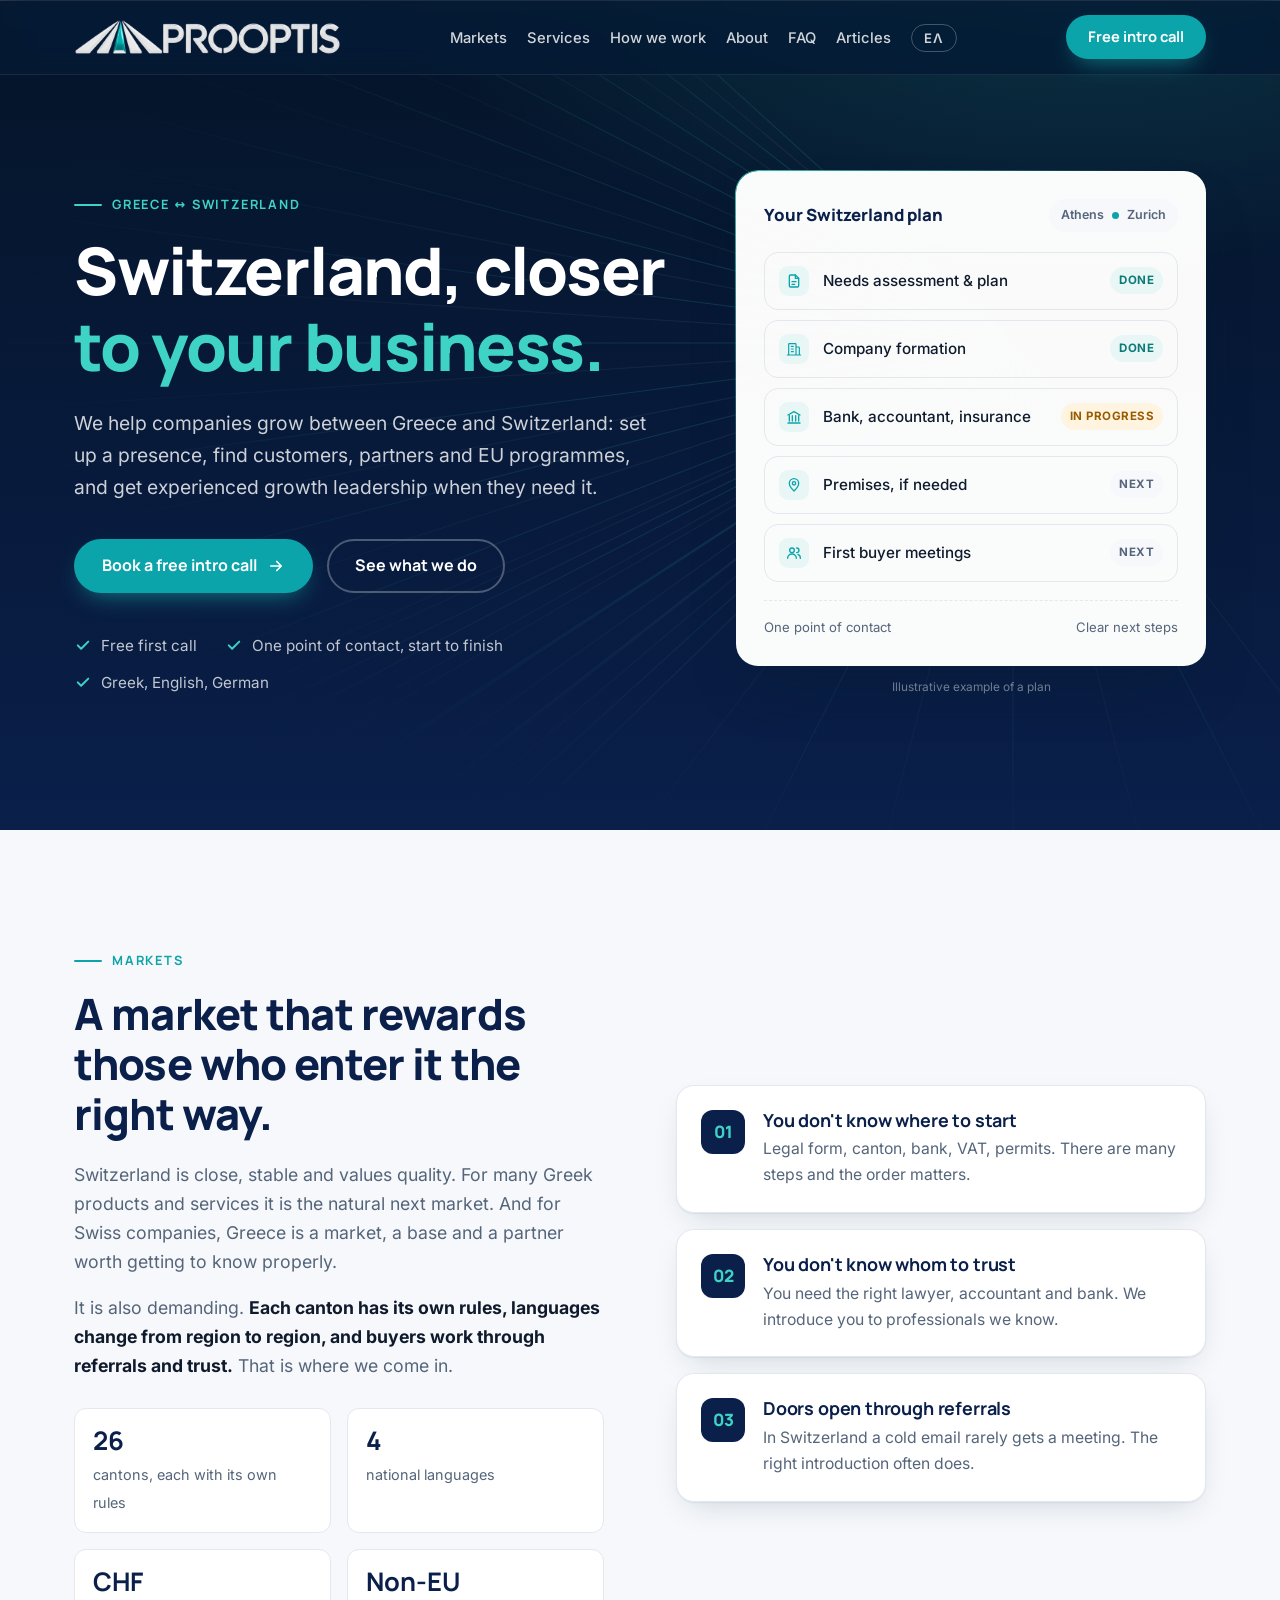
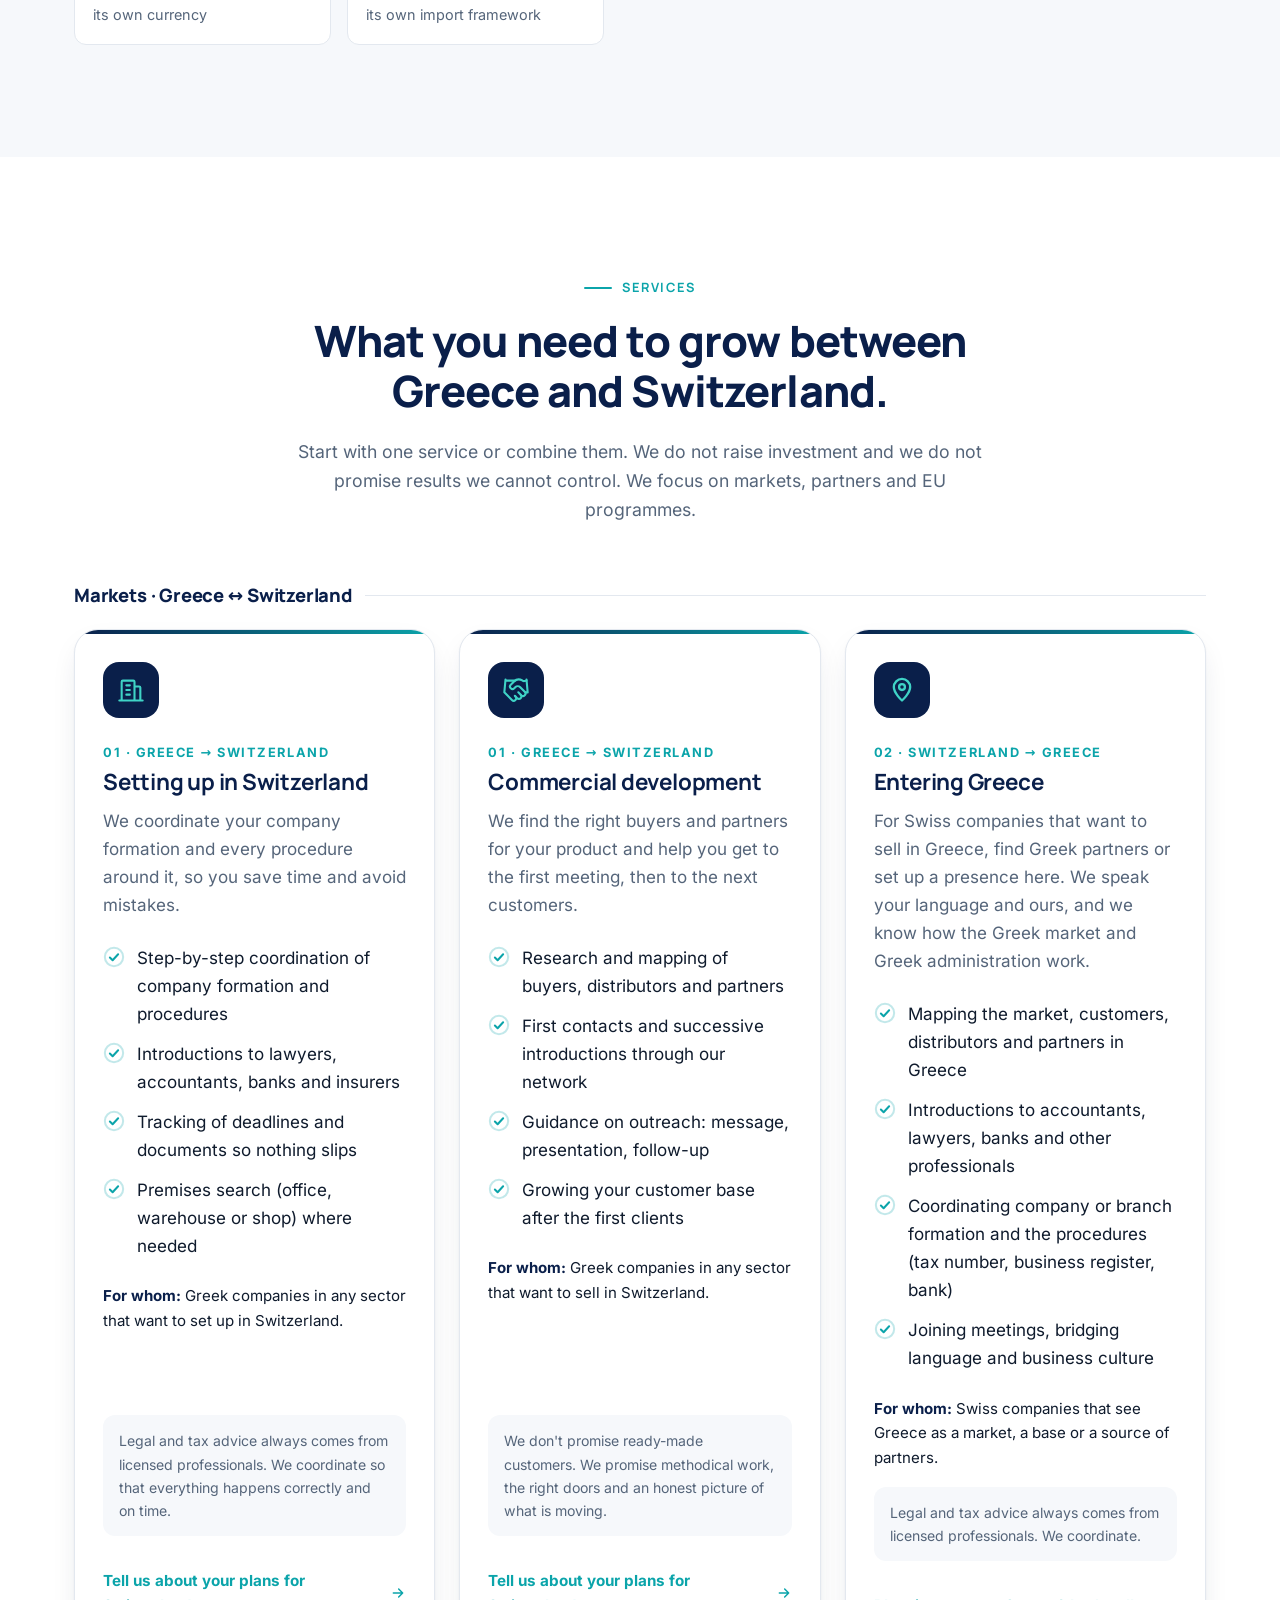
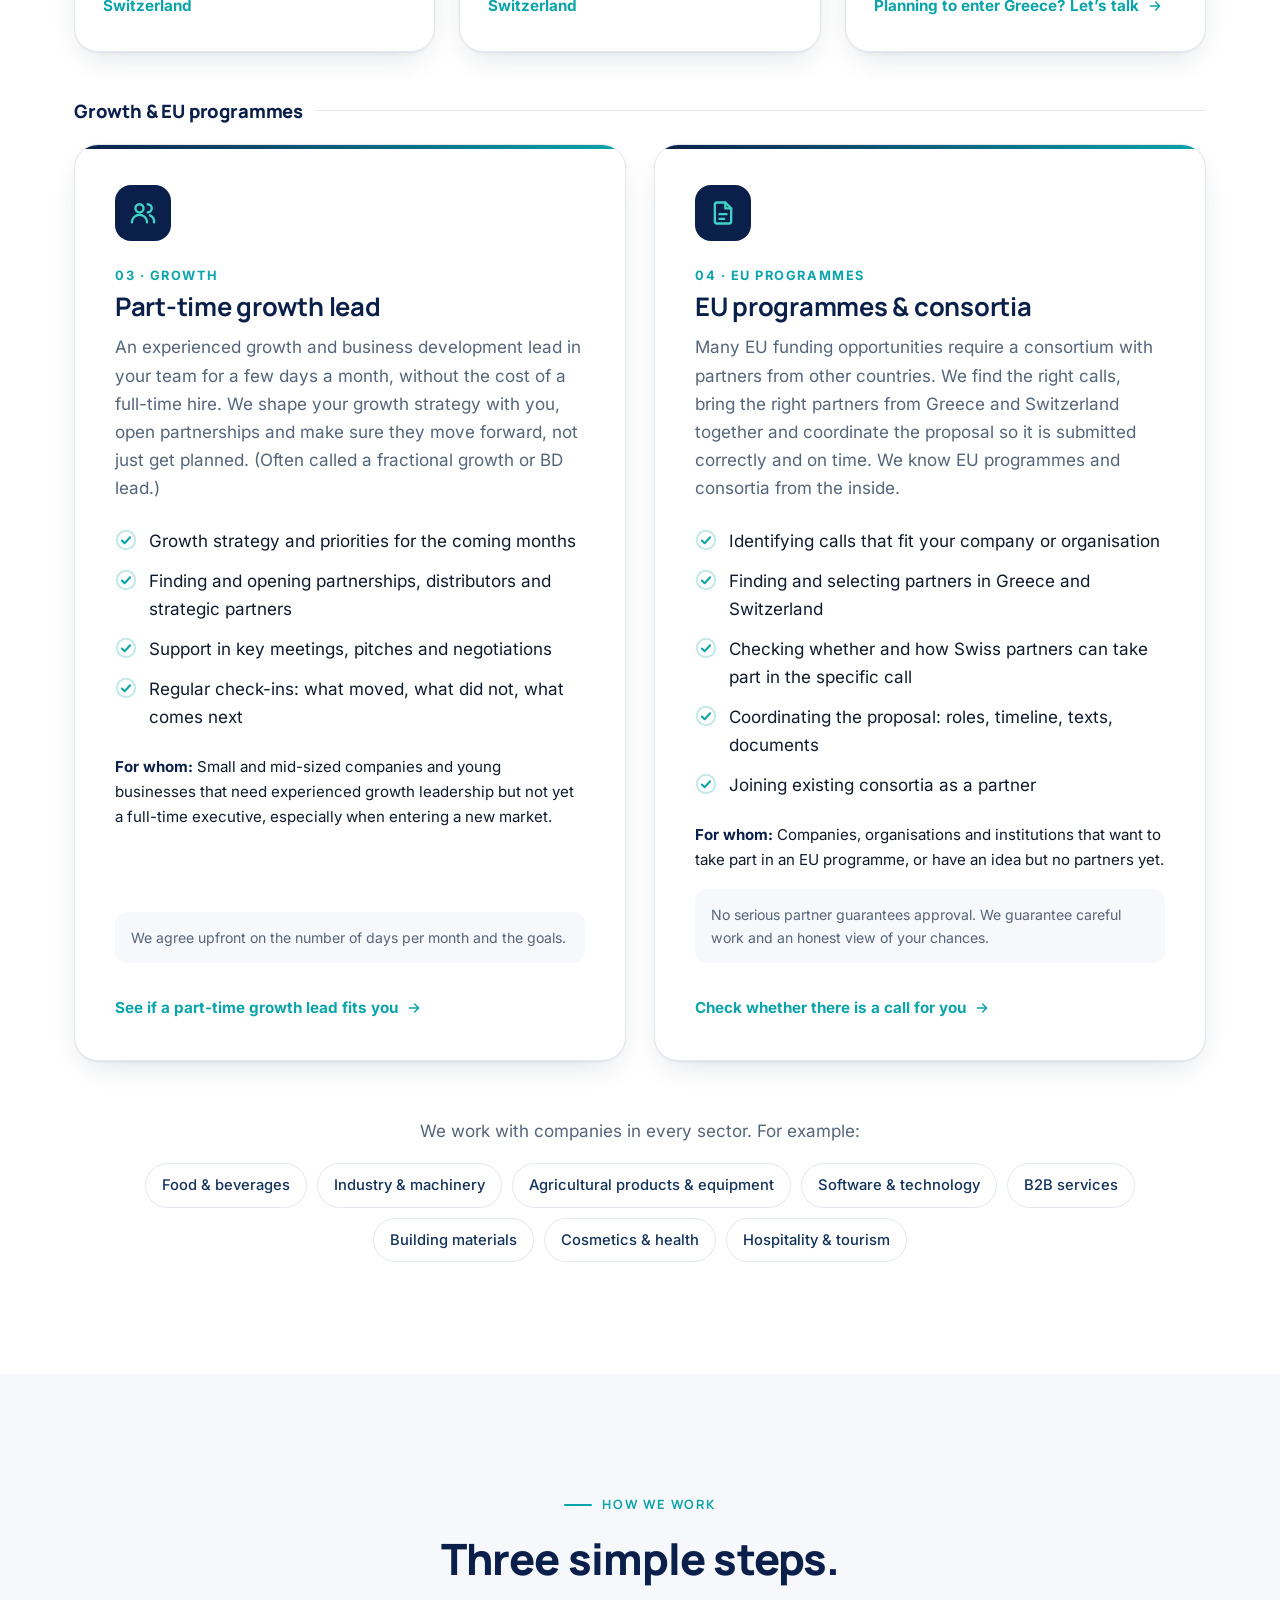
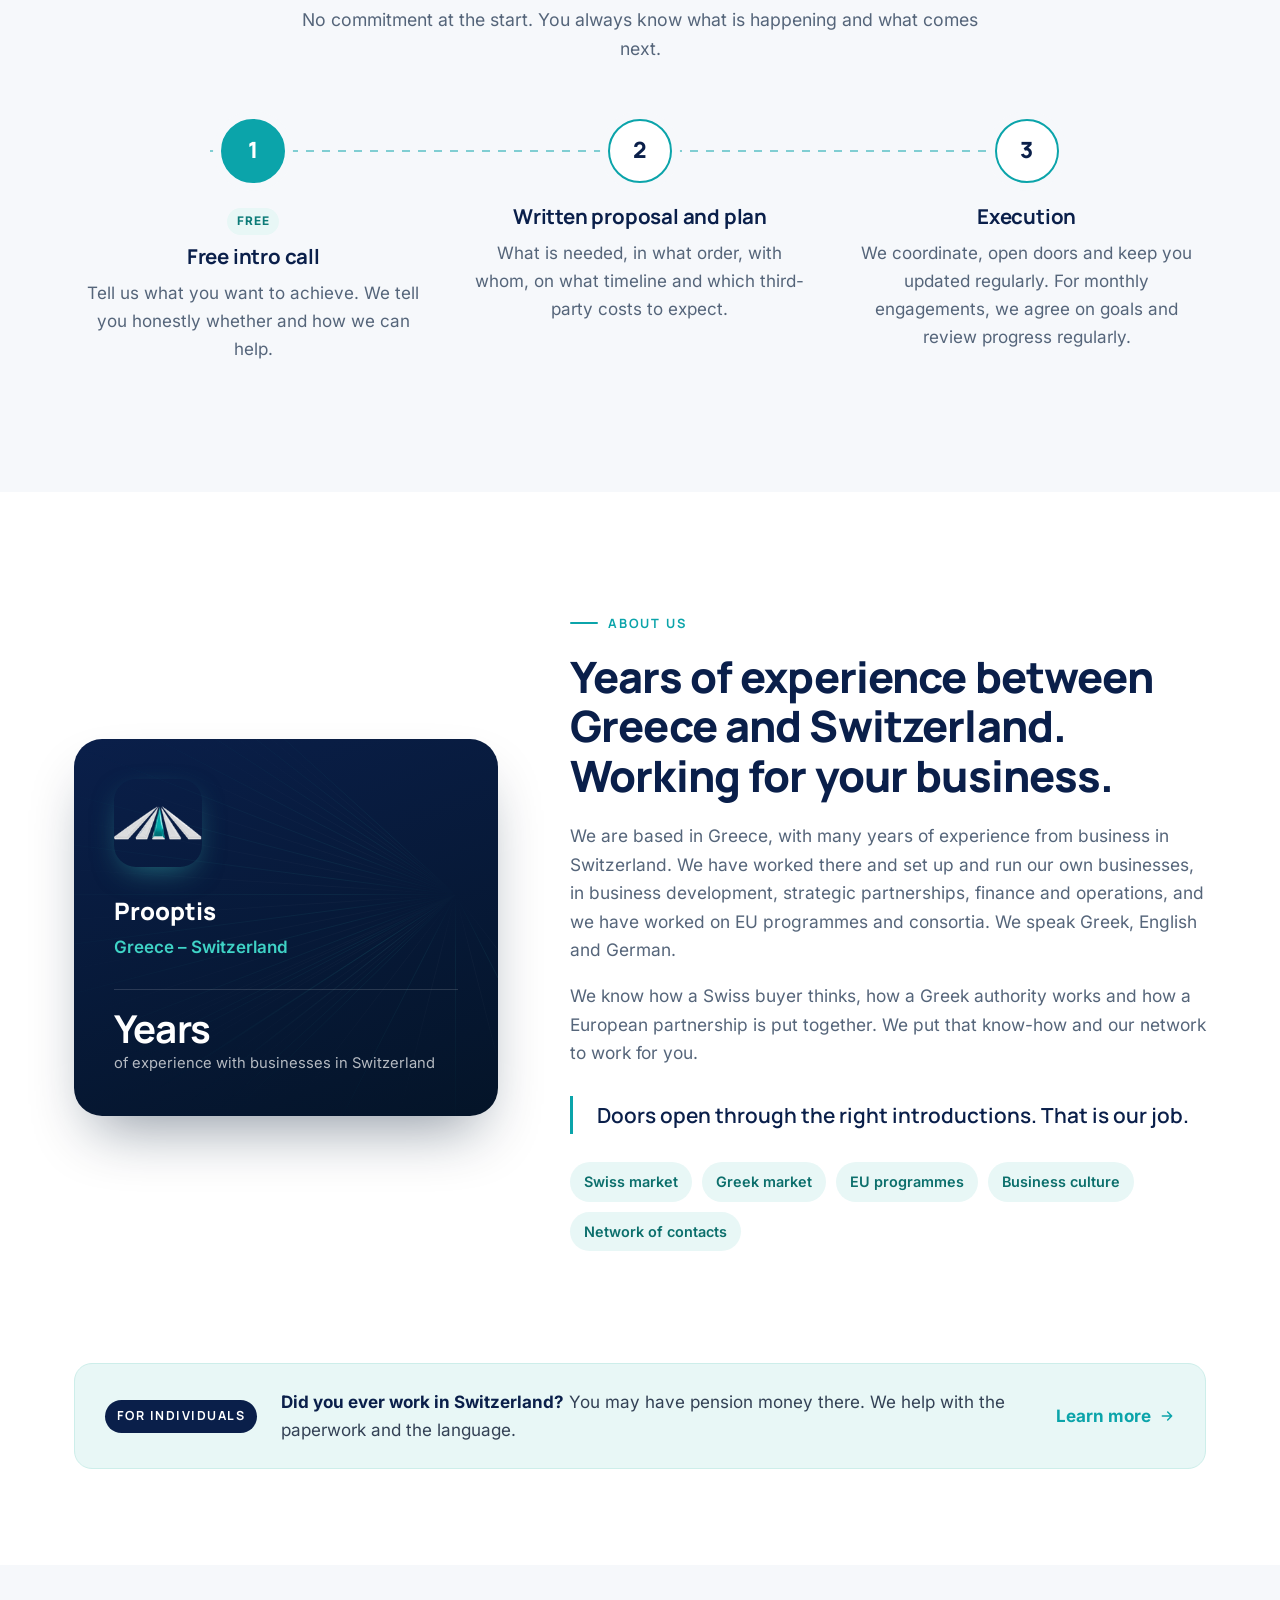
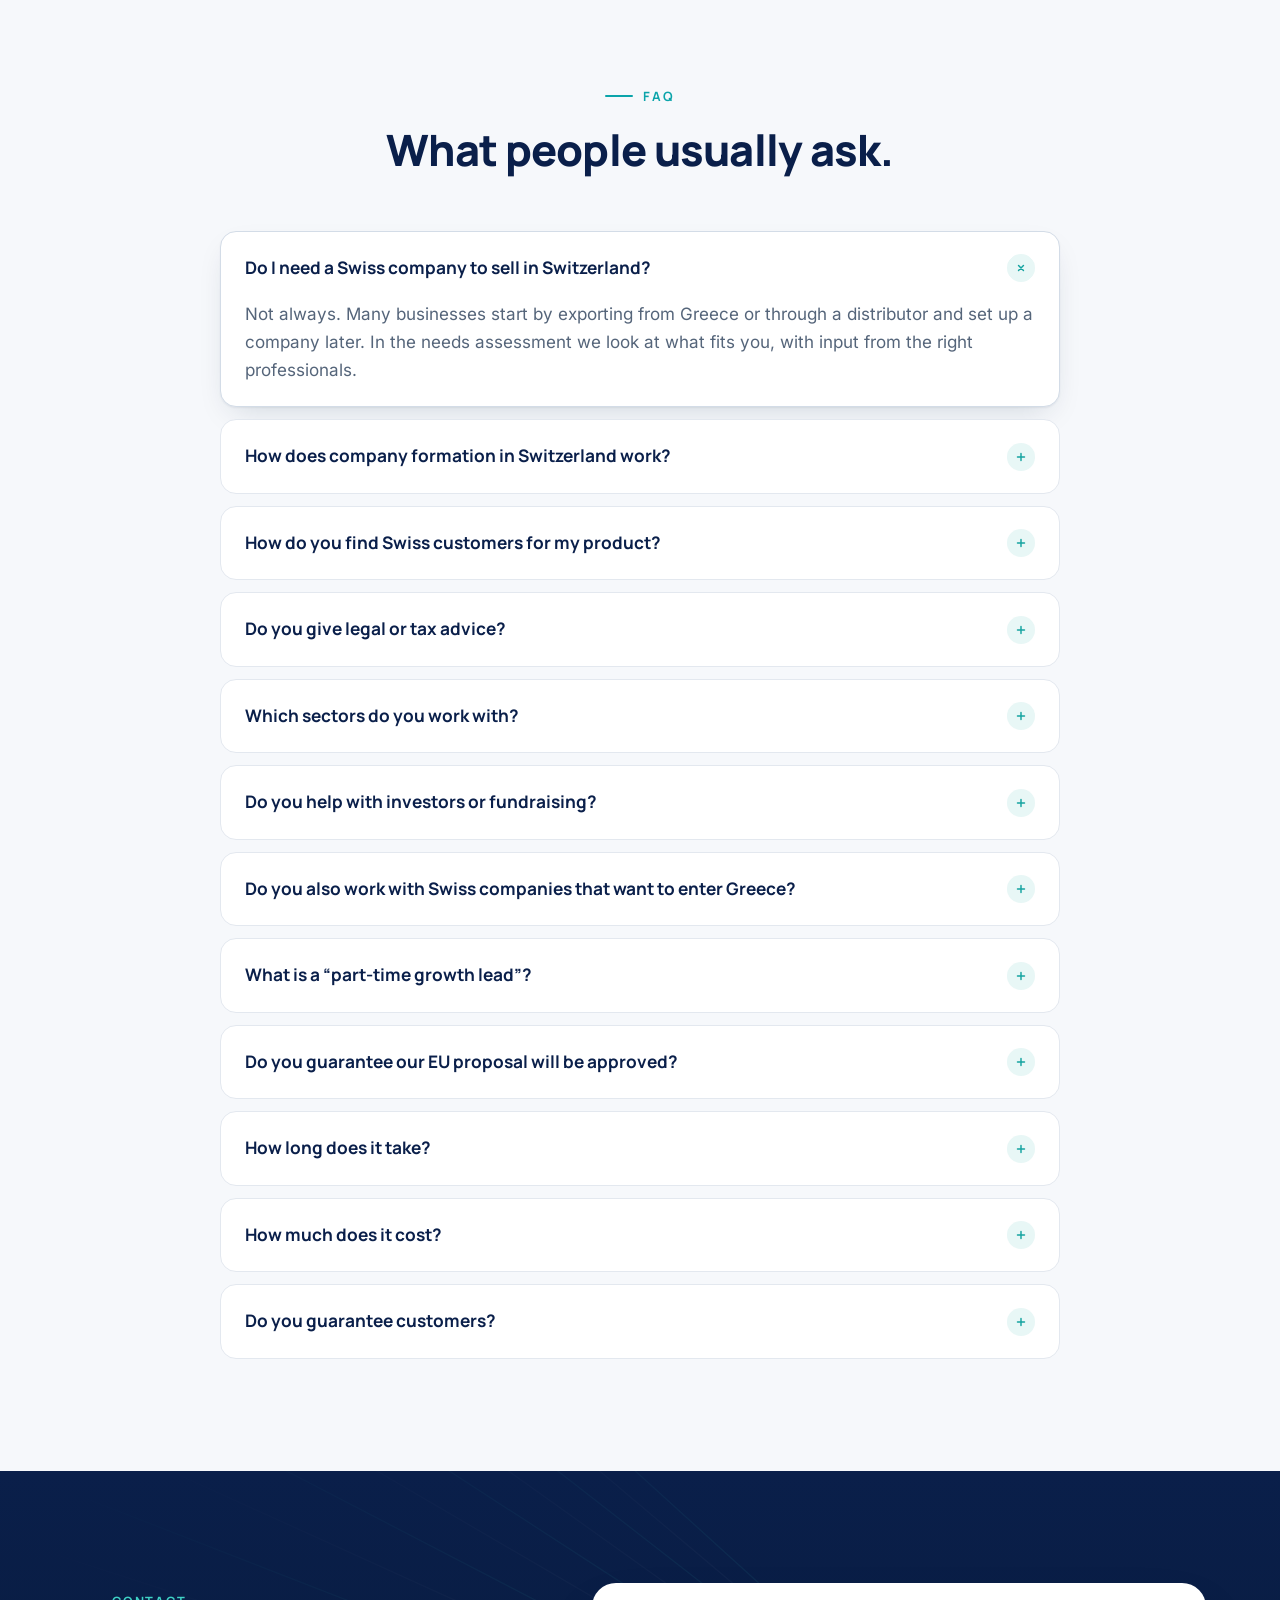
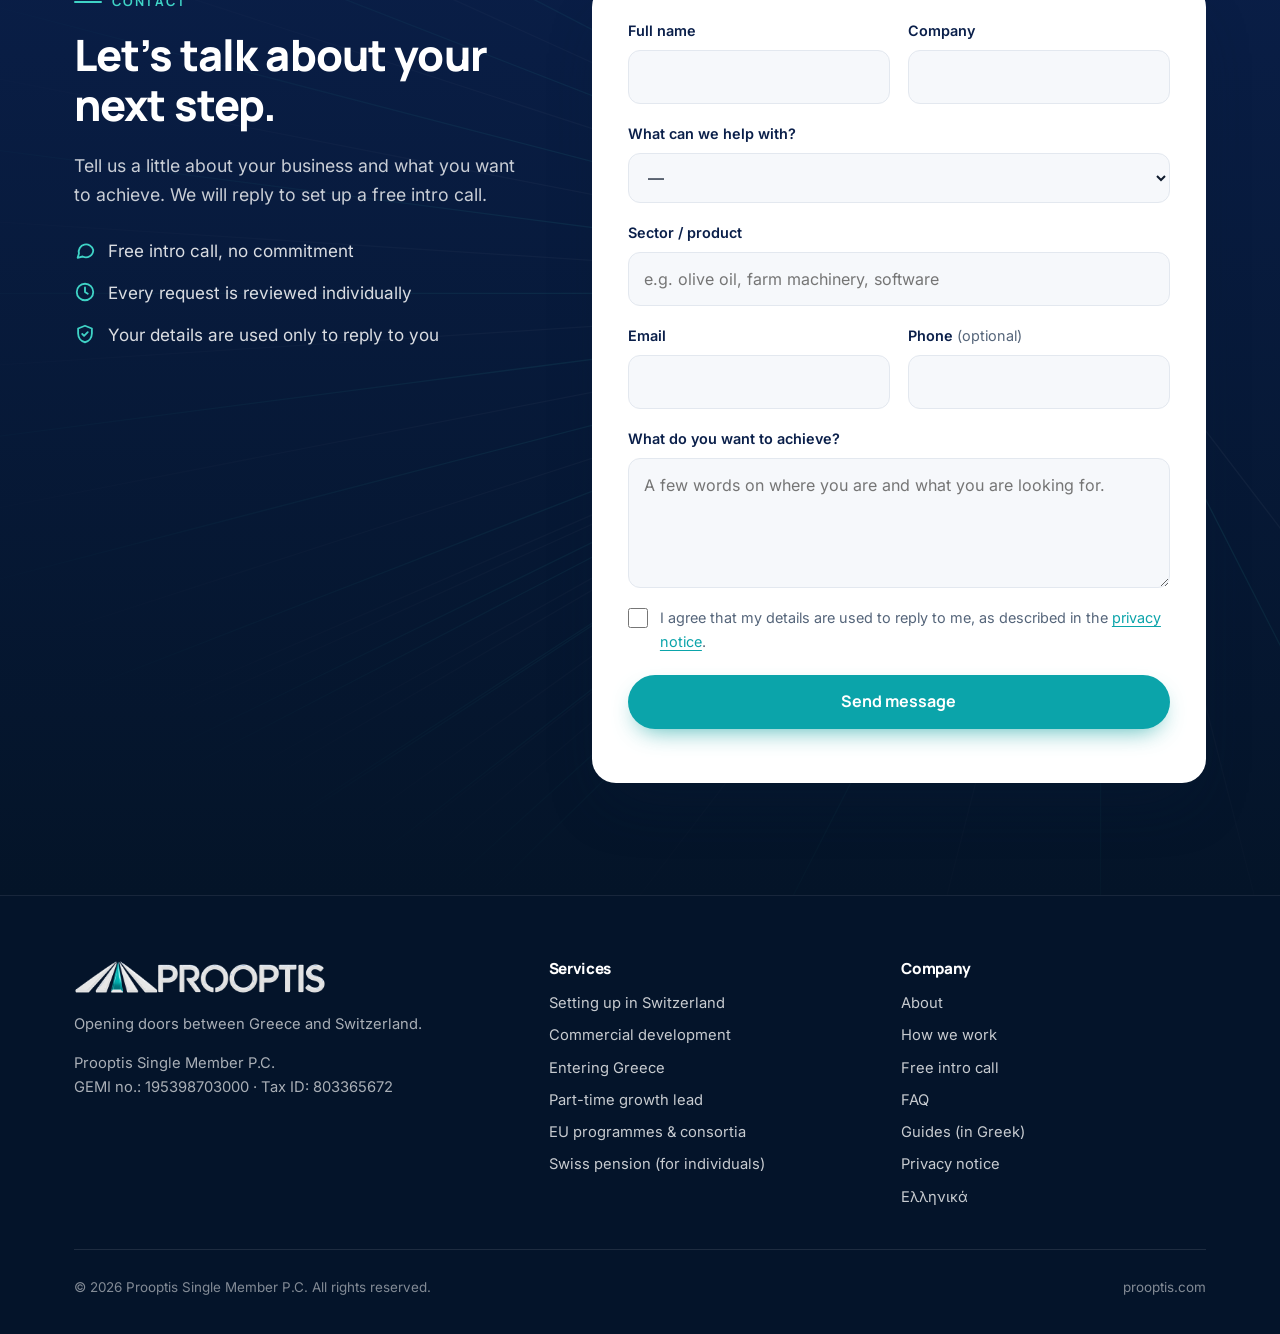
<file: en/index.html>
<!doctype html>
<html lang="en" class="no-js">
<head>
<meta charset="utf-8">
<meta name="viewport" content="width=device-width, initial-scale=1">
<title>Prooptis | Greece &amp; Switzerland: markets, partners, EU programmes</title>
<meta name="description" content="Prooptis helps companies grow between Greece and Switzerland: setup, customers, partners and EU programmes. Free intro call.">
<link rel="canonical" href="https://prooptis.com/en/">
<link rel="alternate" hreflang="el" href="https://prooptis.com/">
<link rel="alternate" hreflang="en" href="https://prooptis.com/en/">
<link rel="alternate" hreflang="x-default" href="https://prooptis.com/">
<meta name="robots" content="index, follow, max-image-preview:large">
<meta name="theme-color" content="#0B2545">
<meta property="og:type" content="website">
<meta property="og:site_name" content="Prooptis">
<meta property="og:locale" content="en_US">
<meta property="og:title" content="Prooptis: Switzerland, closer to your business">
<meta property="og:description" content="Prooptis helps companies grow between Greece and Switzerland: setup, customers, partners and EU programmes. Free intro call.">
<meta property="og:url" content="https://prooptis.com/en/">
<meta property="og:image" content="https://prooptis.com/assets/img/og-image.png">
<meta property="og:image:width" content="1200">
<meta property="og:image:height" content="630">
<meta name="twitter:card" content="summary_large_image">
<link rel="icon" href="/assets/favicon.png" type="image/png" sizes="64x64">
<link rel="icon" href="/assets/favicon-32.png" type="image/png" sizes="32x32">
<link rel="apple-touch-icon" href="/assets/img/apple-touch-icon.png">
<link rel="preload" href="/assets/fonts/manrope-greek.woff2" as="font" type="font/woff2" crossorigin>
<link rel="preload" href="/assets/fonts/inter-greek.woff2" as="font" type="font/woff2" crossorigin>
<link rel="stylesheet" href="/assets/css/style.css?v=20261119">
<script type="application/ld+json">
{
 "@context": "https://schema.org",
 "@graph": [
  {
   "@type": [
    "ProfessionalService",
    "Organization"
   ],
   "@id": "https://prooptis.com/#organization",
   "name": "Prooptis",
   "legalName": "Prooptis Μονοπρόσωπη Ι.Κ.Ε.",
   "alternateName": [
    "Prooptis Single Member P.C.",
    "Prooptis IKE"
   ],
   "url": "https://prooptis.com/",
   "logo": "https://prooptis.com/assets/img/logo.png",
   "image": "https://prooptis.com/assets/img/og-image.png",
   "description": "Prooptis helps companies grow between Greece and Switzerland: setup, customers, partners and EU programmes. Free intro call.",
   "taxID": "803365672",
   "identifier": {
    "@type": "PropertyValue",
    "propertyID": "GEMI",
    "value": "195398703000"
   },
   "areaServed": [
    {
     "@type": "Country",
     "name": "Switzerland"
    },
    {
     "@type": "Country",
     "name": "Greece"
    }
   ],
   "foundingDate": "2026-08-03",
   "knowsLanguage": [
    "el",
    "en",
    "de"
   ],
   "knowsAbout": [
    "Σύσταση εταιρείας στην Ελβετία",
    "Εξαγωγές στην Ελβετία",
    "Είσοδος ελβετικών επιχειρήσεων στην Ελλάδα",
    "Ευρωπαϊκά προγράμματα και κοινοπραξίες",
    "Ελβετική σύνταξη AHV και 2ος πυλώνας",
    "Company formation in Switzerland",
    "Swiss market entry",
    "Market entry Greece for Swiss companies",
    "Fractional business development",
    "EU consortium partners Greece Switzerland",
    "Greece–Switzerland trade"
   ],
   "contactPoint": {
    "@type": "ContactPoint",
    "contactType": "sales",
    "url": "https://prooptis.com/en/#contact",
    "availableLanguage": [
     "Greek",
     "English"
    ]
   },
   "hasOfferCatalog": {
    "@type": "OfferCatalog",
    "name": "Prooptis services",
    "itemListElement": [
     {
      "@type": "Offer",
      "itemOffered": {
       "@id": "https://prooptis.com/en/#service-1"
      }
     },
     {
      "@type": "Offer",
      "itemOffered": {
       "@id": "https://prooptis.com/en/#service-2"
      }
     },
     {
      "@type": "Offer",
      "itemOffered": {
       "@id": "https://prooptis.com/en/#service-3"
      }
     },
     {
      "@type": "Offer",
      "itemOffered": {
       "@id": "https://prooptis.com/en/#service-4"
      }
     },
     {
      "@type": "Offer",
      "itemOffered": {
       "@id": "https://prooptis.com/en/#service-5"
      }
     }
    ]
   }
  },
  {
   "@type": "WebSite",
   "@id": "https://prooptis.com/#website",
   "url": "https://prooptis.com/",
   "name": "Prooptis",
   "publisher": {
    "@id": "https://prooptis.com/#organization"
   },
   "inLanguage": [
    "el",
    "en"
   ]
  },
  {
   "@type": "WebPage",
   "@id": "https://prooptis.com/en/#webpage",
   "url": "https://prooptis.com/en/",
   "name": "Prooptis | Greece & Switzerland: markets, partners, EU programmes",
   "description": "Prooptis helps companies grow between Greece and Switzerland: setup, customers, partners and EU programmes. Free intro call.",
   "inLanguage": "en",
   "isPartOf": {
    "@id": "https://prooptis.com/#website"
   },
   "about": {
    "@id": "https://prooptis.com/#organization"
   },
   "dateModified": "2026-11-19"
  },
  {
   "@type": "Service",
   "@id": "https://prooptis.com/en/#service-1",
   "name": "Setting up in Switzerland",
   "description": "We coordinate your company formation and every procedure around it, so you save time and avoid mistakes. Step-by-step coordination of company formation and procedures · Introductions to lawyers, accountants, banks and insurers · Tracking of deadlines and documents so nothing slips · Premises search (office, warehouse or shop) where needed",
   "provider": {
    "@id": "https://prooptis.com/#organization"
   },
   "areaServed": [
    {
     "@type": "Country",
     "name": "Switzerland"
    },
    {
     "@type": "Country",
     "name": "Greece"
    }
   ],
   "audience": {
    "@type": "BusinessAudience",
    "name": "Greek companies in any sector that want to set up in Switzerland."
   },
   "serviceType": "Setting up in Switzerland"
  },
  {
   "@type": "Service",
   "@id": "https://prooptis.com/en/#service-2",
   "name": "Commercial development",
   "description": "We find the right buyers and partners for your product and help you get to the first meeting, then to the next customers. Research and mapping of buyers, distributors and partners · First contacts and successive introductions through our network · Guidance on outreach: message, presentation, follow-up · Growing your customer base after the first clients",
   "provider": {
    "@id": "https://prooptis.com/#organization"
   },
   "areaServed": [
    {
     "@type": "Country",
     "name": "Switzerland"
    },
    {
     "@type": "Country",
     "name": "Greece"
    }
   ],
   "audience": {
    "@type": "BusinessAudience",
    "name": "Greek companies in any sector that want to sell in Switzerland."
   },
   "serviceType": "Commercial development"
  },
  {
   "@type": "Service",
   "@id": "https://prooptis.com/en/#service-3",
   "name": "Entering Greece",
   "description": "For Swiss companies that want to sell in Greece, find Greek partners or set up a presence here. We speak your language and ours, and we know how the Greek market and Greek administration work. Mapping the market, customers, distributors and partners in Greece · Introductions to accountants, lawyers, banks and other professionals · Coordinating company or branch formation and the procedures (tax number, business register, bank) · Joining meetings, bridging language and business culture",
   "provider": {
    "@id": "https://prooptis.com/#organization"
   },
   "areaServed": [
    {
     "@type": "Country",
     "name": "Switzerland"
    },
    {
     "@type": "Country",
     "name": "Greece"
    }
   ],
   "audience": {
    "@type": "BusinessAudience",
    "name": "Swiss companies that see Greece as a market, a base or a source of partners."
   },
   "serviceType": "Entering Greece"
  },
  {
   "@type": "Service",
   "@id": "https://prooptis.com/en/#service-4",
   "name": "Part-time growth lead",
   "description": "An experienced growth and business development lead in your team for a few days a month, without the cost of a full-time hire. We shape your growth strategy with you, open partnerships and make sure they move forward, not just get planned. (Often called a fractional growth or BD lead.) Growth strategy and priorities for the coming months · Finding and opening partnerships, distributors and strategic partners · Support in key meetings, pitches and negotiations · Regular check-ins: what moved, what did not, what comes next",
   "provider": {
    "@id": "https://prooptis.com/#organization"
   },
   "areaServed": [
    {
     "@type": "Country",
     "name": "Switzerland"
    },
    {
     "@type": "Country",
     "name": "Greece"
    }
   ],
   "audience": {
    "@type": "BusinessAudience",
    "name": "Small and mid-sized companies and young businesses that need experienced growth leadership but not yet a full-time executive, especially when entering a new market."
   },
   "serviceType": "Part-time growth lead"
  },
  {
   "@type": "Service",
   "@id": "https://prooptis.com/en/#service-5",
   "name": "EU programmes & consortia",
   "description": "Many EU funding opportunities require a consortium with partners from other countries. We find the right calls, bring the right partners from Greece and Switzerland together and coordinate the proposal so it is submitted correctly and on time. We know EU programmes and consortia from the inside. Identifying calls that fit your company or organisation · Finding and selecting partners in Greece and Switzerland · Checking whether and how Swiss partners can take part in the specific call · Coordinating the proposal: roles, timeline, texts, documents · Joining existing consortia as a partner",
   "provider": {
    "@id": "https://prooptis.com/#organization"
   },
   "areaServed": [
    {
     "@type": "Country",
     "name": "Switzerland"
    },
    {
     "@type": "Country",
     "name": "Greece"
    }
   ],
   "audience": {
    "@type": "BusinessAudience",
    "name": "Companies, organisations and institutions that want to take part in an EU programme, or have an idea but no partners yet."
   },
   "serviceType": "EU programmes & consortia"
  },
  {
   "@type": "FAQPage",
   "@id": "https://prooptis.com/en/#faq",
   "mainEntity": [
    {
     "@type": "Question",
     "name": "Do I need a Swiss company to sell in Switzerland?",
     "acceptedAnswer": {
      "@type": "Answer",
      "text": "Not always. Many businesses start by exporting from Greece or through a distributor and set up a company later. In the needs assessment we look at what fits you, with input from the right professionals."
     }
    },
    {
     "@type": "Question",
     "name": "How does company formation in Switzerland work?",
     "acceptedAnswer": {
      "@type": "Answer",
      "text": "The steps depend on the legal form and the canton. They usually include articles of association, a bank account for the capital, a notary and registration in the commercial register. We coordinate the whole process with lawyers, accountants and banks."
     }
    },
    {
     "@type": "Question",
     "name": "How do you find Swiss customers for my product?",
     "acceptedAnswer": {
      "@type": "Answer",
      "text": "We map who buys products like yours (buyers, distributors, partners), approach them with the right message and use introductions from our network. The goal is real meetings, not mass emails."
     }
    },
    {
     "@type": "Question",
     "name": "Do you give legal or tax advice?",
     "acceptedAnswer": {
      "@type": "Answer",
      "text": "No. Licensed lawyers and accountants in Switzerland do, and we introduce you to them. We coordinate the work so it moves correctly and quickly."
     }
    },
    {
     "@type": "Question",
     "name": "Which sectors do you work with?",
     "acceptedAnswer": {
      "@type": "Answer",
      "text": "Any sector: food, industry, agricultural machinery, software, services and more. What matters is a good product or service and a real wish to enter the Swiss market."
     }
    },
    {
     "@type": "Question",
     "name": "Do you help with investors or fundraising?",
     "acceptedAnswer": {
      "@type": "Answer",
      "text": "We do not raise investment. We do help with EU programmes: we find calls, find partners and coordinate the proposal."
     }
    },
    {
     "@type": "Question",
     "name": "Do you also work with Swiss companies that want to enter Greece?",
     "acceptedAnswer": {
      "@type": "Answer",
      "text": "Yes. We help them find customers and partners in Greece and coordinate their setup with Greek professionals."
     }
    },
    {
     "@type": "Question",
     "name": "What is a “part-time growth lead”?",
     "acceptedAnswer": {
      "@type": "Answer",
      "text": "An experienced growth lead works for your company a few days a month, with clear goals, instead of a full-time hire."
     }
    },
    {
     "@type": "Question",
     "name": "Do you guarantee our EU proposal will be approved?",
     "acceptedAnswer": {
      "@type": "Answer",
      "text": "No. EU evaluators decide. We guarantee careful work and an honest assessment before we start."
     }
    },
    {
     "@type": "Question",
     "name": "How long does it take?",
     "acceptedAnswer": {
      "@type": "Answer",
      "text": "It depends on the legal form, the canton, the bank and your sector. The plan gives you a realistic timeline, without sugar-coating."
     }
    },
    {
     "@type": "Question",
     "name": "How much does it cost?",
     "acceptedAnswer": {
      "@type": "Answer",
      "text": "The intro call is free. After that you get a written proposal for your project, with third-party costs (e.g. notary, register) shown separately."
     }
    },
    {
     "@type": "Question",
     "name": "Do you guarantee customers?",
     "acceptedAnswer": {
      "@type": "Answer",
      "text": "No, and no serious partner would. We guarantee methodical work, the right introductions and honest updates on what is moving and what isn't."
     }
    }
   ]
  }
 ]
}
</script>
</head>
<body>
<a class="skip" href="#main">Skip to content</a>
<header class="site-header">
  <nav class="container nav" aria-label="Menu">
    <a class="brand" href="/en/" aria-label="Prooptis"><img src="/assets/img/logo-light.png" alt="Prooptis" width="297" height="40"></a>
    <ul class="nav-links" id="nav-links"><li><a href="#why-switzerland">Markets</a></li><li><a href="#services">Services</a></li><li><a href="#how-we-work">How we work</a></li><li><a href="#about">About</a></li><li><a href="#faq">FAQ</a></li><li><a href="/arthra/">Articles</a></li><li><a class="lang" href="/" hreflang="el" lang="el" title="Ελληνικά">ΕΛ</a></li></ul>
    <a class="btn btn-primary nav-cta" href="#contact">Free intro call</a>
    <button class="nav-toggle" type="button" aria-expanded="false" aria-controls="nav-links" aria-label="Menu"><svg viewBox="0 0 24 24" fill="none" stroke="currentColor" stroke-width="2" stroke-linecap="round" aria-hidden="true"><path d="M4 7h16M4 12h16M4 17h16"/></svg></button>
  </nav>
</header>
<main id="main">
  <section class="hero" aria-labelledby="hero-title">
    <img class="hero-lines" src="/assets/img/lines.svg" alt="" aria-hidden="true">
    <div class="container hero-grid">
      <div>
        <div class="eyebrow">Greece ↔ Switzerland</div>
        <h1 id="hero-title">Switzerland, closer <span class="accent">to your business.</span></h1>
        <p class="lead">We help companies grow between Greece and Switzerland: set up a presence, find customers, partners and EU programmes, and get experienced growth leadership when they need it.</p>
        <div class="hero-ctas">
          <a class="btn btn-primary" href="#contact">Book a free intro call <svg viewBox="0 0 24 24" fill="none" stroke="currentColor" stroke-width="2.2" stroke-linecap="round" stroke-linejoin="round" aria-hidden="true"><path d="M5 12h14M13 6l6 6-6 6"/></svg></a>
          <a class="btn btn-ghost" href="#services">See what we do</a>
        </div>
        <ul class="hero-points"><li><svg viewBox="0 0 24 24" fill="none" stroke="currentColor" stroke-width="2.6" stroke-linecap="round" stroke-linejoin="round" aria-hidden="true"><path d="m5 12.5 4.5 4.5L19 7.5"/></svg><span>Free first call</span></li><li><svg viewBox="0 0 24 24" fill="none" stroke="currentColor" stroke-width="2.6" stroke-linecap="round" stroke-linejoin="round" aria-hidden="true"><path d="m5 12.5 4.5 4.5L19 7.5"/></svg><span>One point of contact, start to finish</span></li><li><svg viewBox="0 0 24 24" fill="none" stroke="currentColor" stroke-width="2.6" stroke-linecap="round" stroke-linejoin="round" aria-hidden="true"><path d="m5 12.5 4.5 4.5L19 7.5"/></svg><span>Greek, English, German</span></li></ul>
      </div>
      <div>
        <div class="plan-card" role="img" aria-label="Illustrative example of a plan: Your Switzerland plan">
          <div class="plan-top"><span class="plan-title">Your Switzerland plan</span><span class="plan-route">Athens <span class="dot"></span> Zurich</span></div>
          <ul class="plan-steps"><li><span class="ic"><svg viewBox="0 0 24 24" fill="none" stroke="currentColor" stroke-width="2" stroke-linecap="round" stroke-linejoin="round" aria-hidden="true"><path d="M14 3H7a2 2 0 0 0-2 2v14a2 2 0 0 0 2 2h10a2 2 0 0 0 2-2V8z"/><path d="M14 3v5h5M9 13h6M9 17h4"/></svg></span><span>Needs assessment &amp; plan</span><span class="tag done">Done</span></li><li><span class="ic"><svg viewBox="0 0 24 24" fill="none" stroke="currentColor" stroke-width="1.8" stroke-linecap="round" stroke-linejoin="round" aria-hidden="true"><path d="M4 21V5a1 1 0 0 1 1-1h9a1 1 0 0 1 1 1v16M15 9h4a1 1 0 0 1 1 1v11M2 21h20M8 8h3M8 12h3M8 16h3"/></svg></span><span>Company formation</span><span class="tag done">Done</span></li><li><span class="ic"><svg viewBox="0 0 24 24" fill="none" stroke="currentColor" stroke-width="2" stroke-linecap="round" stroke-linejoin="round" aria-hidden="true"><path d="m3 9 9-5 9 5M5 10v8M9.5 10v8M14.5 10v8M19 10v8M3 21h18"/></svg></span><span>Bank, accountant, insurance</span><span class="tag now">In progress</span></li><li><span class="ic"><svg viewBox="0 0 24 24" fill="none" stroke="currentColor" stroke-width="2" stroke-linecap="round" stroke-linejoin="round" aria-hidden="true"><path d="M12 21s-7-6.2-7-11.5a7 7 0 0 1 14 0C19 14.8 12 21 12 21z"/><circle cx="12" cy="9.5" r="2.5"/></svg></span><span>Premises, if needed</span><span class="tag next">Next</span></li><li><span class="ic"><svg viewBox="0 0 24 24" fill="none" stroke="currentColor" stroke-width="2" stroke-linecap="round" stroke-linejoin="round" aria-hidden="true"><circle cx="9" cy="8" r="3.5"/><path d="M2.5 20a6.5 6.5 0 0 1 13 0M16 4.5a3.5 3.5 0 0 1 0 7M18 14a6 6 0 0 1 3.5 6"/></svg></span><span>First buyer meetings</span><span class="tag next">Next</span></li></ul>
          <div class="plan-foot"><span>One point of contact</span><span>Clear next steps</span></div>
        </div>
        <p class="plan-note">Illustrative example of a plan</p>
      </div>
    </div>
  </section>

  <section class="section alt" id="why-switzerland" aria-labelledby="why-title">
    <div class="container why-grid">
      <div class="why-copy reveal">
        <div class="eyebrow">Markets</div>
        <h2 id="why-title">A market that rewards those who enter it the right way.</h2>
        <p>Switzerland is close, stable and values quality. For many Greek products and services it is the natural next market. And for Swiss companies, Greece is a market, a base and a partner worth getting to know properly.</p><p>It is also demanding. <strong>Each canton has its own rules, languages change from region to region, and buyers work through referrals and trust.</strong> That is where we come in.</p>
        <div class="facts"><div class="fact"><b>26</b><span>cantons, each with its own rules</span></div><div class="fact"><b>4</b><span>national languages</span></div><div class="fact"><b>CHF</b><span>its own currency</span></div><div class="fact"><b>Non-EU</b><span>its own import framework</span></div></div>
      </div>
      <div class="pain-list"><div class="pain reveal"><div class="num">01</div><div><h3>You don&#x27;t know where to start</h3><p>Legal form, canton, bank, VAT, permits. There are many steps and the order matters.</p></div></div><div class="pain reveal"><div class="num">02</div><div><h3>You don&#x27;t know whom to trust</h3><p>You need the right lawyer, accountant and bank. We introduce you to professionals we know.</p></div></div><div class="pain reveal"><div class="num">03</div><div><h3>Doors open through referrals</h3><p>In Switzerland a cold email rarely gets a meeting. The right introduction often does.</p></div></div></div>
    </div>
  </section>

  <section class="section" id="services" aria-labelledby="svc-title">
    <div class="container">
      <div class="section-head center">
        <div class="eyebrow">Services</div>
        <h2 id="svc-title">What you need to grow between Greece and Switzerland.</h2>
        <p>Start with one service or combine them. We do not raise investment and we do not promise results we cannot control. We focus on markets, partners and EU programmes.</p>
      </div>
      <div class="svc-group"><p class="svc-group-title">Markets · Greece ↔ Switzerland</p><div class="services cols-3"><article class="service reveal" id="service-1">
        <div class="icon"><svg viewBox="0 0 24 24" fill="none" stroke="currentColor" stroke-width="1.8" stroke-linecap="round" stroke-linejoin="round" aria-hidden="true"><path d="M4 21V5a1 1 0 0 1 1-1h9a1 1 0 0 1 1 1v16M15 9h4a1 1 0 0 1 1 1v11M2 21h20M8 8h3M8 12h3M8 16h3"/></svg></div>
        <div class="kicker">01 · Greece → Switzerland</div>
        <h3>Setting up in Switzerland</h3>
        <p>We coordinate your company formation and every procedure around it, so you save time and avoid mistakes.</p>
        <ul class="checks"><li><svg viewBox="0 0 24 24" fill="none" stroke="currentColor" stroke-width="2.2" stroke-linecap="round" stroke-linejoin="round" aria-hidden="true"><circle cx="12" cy="12" r="10" stroke-opacity=".25"/><path d="m7.5 12.5 3 3 6-6.5"/></svg><span>Step-by-step coordination of company formation and procedures</span></li><li><svg viewBox="0 0 24 24" fill="none" stroke="currentColor" stroke-width="2.2" stroke-linecap="round" stroke-linejoin="round" aria-hidden="true"><circle cx="12" cy="12" r="10" stroke-opacity=".25"/><path d="m7.5 12.5 3 3 6-6.5"/></svg><span>Introductions to lawyers, accountants, banks and insurers</span></li><li><svg viewBox="0 0 24 24" fill="none" stroke="currentColor" stroke-width="2.2" stroke-linecap="round" stroke-linejoin="round" aria-hidden="true"><circle cx="12" cy="12" r="10" stroke-opacity=".25"/><path d="m7.5 12.5 3 3 6-6.5"/></svg><span>Tracking of deadlines and documents so nothing slips</span></li><li><svg viewBox="0 0 24 24" fill="none" stroke="currentColor" stroke-width="2.2" stroke-linecap="round" stroke-linejoin="round" aria-hidden="true"><circle cx="12" cy="12" r="10" stroke-opacity=".25"/><path d="m7.5 12.5 3 3 6-6.5"/></svg><span>Premises search (office, warehouse or shop) where needed</span></li></ul>
        <p class="who"><strong>For whom:</strong> Greek companies in any sector that want to set up in Switzerland.</p>
        <p class="note">Legal and tax advice always comes from licensed professionals. We coordinate so that everything happens correctly and on time.</p>
        <a class="svc-cta" href="#contact" data-topic="ch">Tell us about your plans for Switzerland <svg viewBox="0 0 24 24" fill="none" stroke="currentColor" stroke-width="2.2" stroke-linecap="round" stroke-linejoin="round" aria-hidden="true"><path d="M5 12h14M13 6l6 6-6 6"/></svg></a>
      </article><article class="service reveal" id="service-2">
        <div class="icon"><svg viewBox="0 0 24 24" fill="none" stroke="currentColor" stroke-width="1.8" stroke-linecap="round" stroke-linejoin="round" aria-hidden="true"><path d="m11 17 2 2a1 1 0 1 0 3-3"/><path d="m14 14 2.5 2.5a1 1 0 1 0 3-3l-3.88-3.88a3 3 0 0 0-4.24 0l-.88.88a1 1 0 1 1-3-3l2.81-2.81a5.79 5.79 0 0 1 7.06-.87l.47.28a2 2 0 0 0 1.42.25L21 4"/><path d="m21 3 1 11h-2M3 3 2 14l6.5 6.5a1 1 0 1 0 3-3M3 4h8"/></svg></div>
        <div class="kicker">01 · Greece → Switzerland</div>
        <h3>Commercial development</h3>
        <p>We find the right buyers and partners for your product and help you get to the first meeting, then to the next customers.</p>
        <ul class="checks"><li><svg viewBox="0 0 24 24" fill="none" stroke="currentColor" stroke-width="2.2" stroke-linecap="round" stroke-linejoin="round" aria-hidden="true"><circle cx="12" cy="12" r="10" stroke-opacity=".25"/><path d="m7.5 12.5 3 3 6-6.5"/></svg><span>Research and mapping of buyers, distributors and partners</span></li><li><svg viewBox="0 0 24 24" fill="none" stroke="currentColor" stroke-width="2.2" stroke-linecap="round" stroke-linejoin="round" aria-hidden="true"><circle cx="12" cy="12" r="10" stroke-opacity=".25"/><path d="m7.5 12.5 3 3 6-6.5"/></svg><span>First contacts and successive introductions through our network</span></li><li><svg viewBox="0 0 24 24" fill="none" stroke="currentColor" stroke-width="2.2" stroke-linecap="round" stroke-linejoin="round" aria-hidden="true"><circle cx="12" cy="12" r="10" stroke-opacity=".25"/><path d="m7.5 12.5 3 3 6-6.5"/></svg><span>Guidance on outreach: message, presentation, follow-up</span></li><li><svg viewBox="0 0 24 24" fill="none" stroke="currentColor" stroke-width="2.2" stroke-linecap="round" stroke-linejoin="round" aria-hidden="true"><circle cx="12" cy="12" r="10" stroke-opacity=".25"/><path d="m7.5 12.5 3 3 6-6.5"/></svg><span>Growing your customer base after the first clients</span></li></ul>
        <p class="who"><strong>For whom:</strong> Greek companies in any sector that want to sell in Switzerland.</p>
        <p class="note">We don&#x27;t promise ready-made customers. We promise methodical work, the right doors and an honest picture of what is moving.</p>
        <a class="svc-cta" href="#contact" data-topic="ch">Tell us about your plans for Switzerland <svg viewBox="0 0 24 24" fill="none" stroke="currentColor" stroke-width="2.2" stroke-linecap="round" stroke-linejoin="round" aria-hidden="true"><path d="M5 12h14M13 6l6 6-6 6"/></svg></a>
      </article><article class="service reveal" id="service-3">
        <div class="icon"><svg viewBox="0 0 24 24" fill="none" stroke="currentColor" stroke-width="2" stroke-linecap="round" stroke-linejoin="round" aria-hidden="true"><path d="M12 21s-7-6.2-7-11.5a7 7 0 0 1 14 0C19 14.8 12 21 12 21z"/><circle cx="12" cy="9.5" r="2.5"/></svg></div>
        <div class="kicker">02 · Switzerland → Greece</div>
        <h3>Entering Greece</h3>
        <p>For Swiss companies that want to sell in Greece, find Greek partners or set up a presence here. We speak your language and ours, and we know how the Greek market and Greek administration work.</p>
        <ul class="checks"><li><svg viewBox="0 0 24 24" fill="none" stroke="currentColor" stroke-width="2.2" stroke-linecap="round" stroke-linejoin="round" aria-hidden="true"><circle cx="12" cy="12" r="10" stroke-opacity=".25"/><path d="m7.5 12.5 3 3 6-6.5"/></svg><span>Mapping the market, customers, distributors and partners in Greece</span></li><li><svg viewBox="0 0 24 24" fill="none" stroke="currentColor" stroke-width="2.2" stroke-linecap="round" stroke-linejoin="round" aria-hidden="true"><circle cx="12" cy="12" r="10" stroke-opacity=".25"/><path d="m7.5 12.5 3 3 6-6.5"/></svg><span>Introductions to accountants, lawyers, banks and other professionals</span></li><li><svg viewBox="0 0 24 24" fill="none" stroke="currentColor" stroke-width="2.2" stroke-linecap="round" stroke-linejoin="round" aria-hidden="true"><circle cx="12" cy="12" r="10" stroke-opacity=".25"/><path d="m7.5 12.5 3 3 6-6.5"/></svg><span>Coordinating company or branch formation and the procedures (tax number, business register, bank)</span></li><li><svg viewBox="0 0 24 24" fill="none" stroke="currentColor" stroke-width="2.2" stroke-linecap="round" stroke-linejoin="round" aria-hidden="true"><circle cx="12" cy="12" r="10" stroke-opacity=".25"/><path d="m7.5 12.5 3 3 6-6.5"/></svg><span>Joining meetings, bridging language and business culture</span></li></ul>
        <p class="who"><strong>For whom:</strong> Swiss companies that see Greece as a market, a base or a source of partners.</p>
        <p class="note">Legal and tax advice always comes from licensed professionals. We coordinate.</p>
        <a class="svc-cta" href="#contact" data-topic="gr">Planning to enter Greece? Let’s talk <svg viewBox="0 0 24 24" fill="none" stroke="currentColor" stroke-width="2.2" stroke-linecap="round" stroke-linejoin="round" aria-hidden="true"><path d="M5 12h14M13 6l6 6-6 6"/></svg></a>
      </article></div></div><div class="svc-group"><p class="svc-group-title">Growth &amp; EU programmes</p><div class="services"><article class="service reveal" id="service-4">
        <div class="icon"><svg viewBox="0 0 24 24" fill="none" stroke="currentColor" stroke-width="2" stroke-linecap="round" stroke-linejoin="round" aria-hidden="true"><circle cx="9" cy="8" r="3.5"/><path d="M2.5 20a6.5 6.5 0 0 1 13 0M16 4.5a3.5 3.5 0 0 1 0 7M18 14a6 6 0 0 1 3.5 6"/></svg></div>
        <div class="kicker">03 · Growth</div>
        <h3>Part-time growth lead</h3>
        <p>An experienced growth and business development lead in your team for a few days a month, without the cost of a full-time hire. We shape your growth strategy with you, open partnerships and make sure they move forward, not just get planned. (Often called a fractional growth or BD lead.)</p>
        <ul class="checks"><li><svg viewBox="0 0 24 24" fill="none" stroke="currentColor" stroke-width="2.2" stroke-linecap="round" stroke-linejoin="round" aria-hidden="true"><circle cx="12" cy="12" r="10" stroke-opacity=".25"/><path d="m7.5 12.5 3 3 6-6.5"/></svg><span>Growth strategy and priorities for the coming months</span></li><li><svg viewBox="0 0 24 24" fill="none" stroke="currentColor" stroke-width="2.2" stroke-linecap="round" stroke-linejoin="round" aria-hidden="true"><circle cx="12" cy="12" r="10" stroke-opacity=".25"/><path d="m7.5 12.5 3 3 6-6.5"/></svg><span>Finding and opening partnerships, distributors and strategic partners</span></li><li><svg viewBox="0 0 24 24" fill="none" stroke="currentColor" stroke-width="2.2" stroke-linecap="round" stroke-linejoin="round" aria-hidden="true"><circle cx="12" cy="12" r="10" stroke-opacity=".25"/><path d="m7.5 12.5 3 3 6-6.5"/></svg><span>Support in key meetings, pitches and negotiations</span></li><li><svg viewBox="0 0 24 24" fill="none" stroke="currentColor" stroke-width="2.2" stroke-linecap="round" stroke-linejoin="round" aria-hidden="true"><circle cx="12" cy="12" r="10" stroke-opacity=".25"/><path d="m7.5 12.5 3 3 6-6.5"/></svg><span>Regular check-ins: what moved, what did not, what comes next</span></li></ul>
        <p class="who"><strong>For whom:</strong> Small and mid-sized companies and young businesses that need experienced growth leadership but not yet a full-time executive, especially when entering a new market.</p>
        <p class="note">We agree upfront on the number of days per month and the goals.</p>
        <a class="svc-cta" href="#contact" data-topic="growth">See if a part-time growth lead fits you <svg viewBox="0 0 24 24" fill="none" stroke="currentColor" stroke-width="2.2" stroke-linecap="round" stroke-linejoin="round" aria-hidden="true"><path d="M5 12h14M13 6l6 6-6 6"/></svg></a>
      </article><article class="service reveal" id="service-5">
        <div class="icon"><svg viewBox="0 0 24 24" fill="none" stroke="currentColor" stroke-width="2" stroke-linecap="round" stroke-linejoin="round" aria-hidden="true"><path d="M14 3H7a2 2 0 0 0-2 2v14a2 2 0 0 0 2 2h10a2 2 0 0 0 2-2V8z"/><path d="M14 3v5h5M9 13h6M9 17h4"/></svg></div>
        <div class="kicker">04 · EU programmes</div>
        <h3>EU programmes &amp; consortia</h3>
        <p>Many EU funding opportunities require a consortium with partners from other countries. We find the right calls, bring the right partners from Greece and Switzerland together and coordinate the proposal so it is submitted correctly and on time. We know EU programmes and consortia from the inside.</p>
        <ul class="checks"><li><svg viewBox="0 0 24 24" fill="none" stroke="currentColor" stroke-width="2.2" stroke-linecap="round" stroke-linejoin="round" aria-hidden="true"><circle cx="12" cy="12" r="10" stroke-opacity=".25"/><path d="m7.5 12.5 3 3 6-6.5"/></svg><span>Identifying calls that fit your company or organisation</span></li><li><svg viewBox="0 0 24 24" fill="none" stroke="currentColor" stroke-width="2.2" stroke-linecap="round" stroke-linejoin="round" aria-hidden="true"><circle cx="12" cy="12" r="10" stroke-opacity=".25"/><path d="m7.5 12.5 3 3 6-6.5"/></svg><span>Finding and selecting partners in Greece and Switzerland</span></li><li><svg viewBox="0 0 24 24" fill="none" stroke="currentColor" stroke-width="2.2" stroke-linecap="round" stroke-linejoin="round" aria-hidden="true"><circle cx="12" cy="12" r="10" stroke-opacity=".25"/><path d="m7.5 12.5 3 3 6-6.5"/></svg><span>Checking whether and how Swiss partners can take part in the specific call</span></li><li><svg viewBox="0 0 24 24" fill="none" stroke="currentColor" stroke-width="2.2" stroke-linecap="round" stroke-linejoin="round" aria-hidden="true"><circle cx="12" cy="12" r="10" stroke-opacity=".25"/><path d="m7.5 12.5 3 3 6-6.5"/></svg><span>Coordinating the proposal: roles, timeline, texts, documents</span></li><li><svg viewBox="0 0 24 24" fill="none" stroke="currentColor" stroke-width="2.2" stroke-linecap="round" stroke-linejoin="round" aria-hidden="true"><circle cx="12" cy="12" r="10" stroke-opacity=".25"/><path d="m7.5 12.5 3 3 6-6.5"/></svg><span>Joining existing consortia as a partner</span></li></ul>
        <p class="who"><strong>For whom:</strong> Companies, organisations and institutions that want to take part in an EU programme, or have an idea but no partners yet.</p>
        <p class="note">No serious partner guarantees approval. We guarantee careful work and an honest view of your chances.</p>
        <a class="svc-cta" href="#contact" data-topic="eu">Check whether there is a call for you <svg viewBox="0 0 24 24" fill="none" stroke="currentColor" stroke-width="2.2" stroke-linecap="round" stroke-linejoin="round" aria-hidden="true"><path d="M5 12h14M13 6l6 6-6 6"/></svg></a>
      </article></div></div>
      <div class="sectors reveal"><p>We work with companies in every sector. For example:</p><ul class="chips"><li>Food &amp; beverages</li><li>Industry &amp; machinery</li><li>Agricultural products &amp; equipment</li><li>Software &amp; technology</li><li>B2B services</li><li>Building materials</li><li>Cosmetics &amp; health</li><li>Hospitality &amp; tourism</li></ul></div>
    </div>
  </section>

  <section class="section alt" id="how-we-work" aria-labelledby="how-title">
    <div class="container">
      <div class="section-head center">
        <div class="eyebrow">How we work</div>
        <h2 id="how-title">Three simple steps.</h2>
        <p>No commitment at the start. You always know what is happening and what comes next.</p>
      </div>
      <ol class="steps" style="list-style:none;padding:0;margin:0"><li class="step reveal free"><div class="n">1</div><span class="pill">Free</span><h3>Free intro call</h3><p>Tell us what you want to achieve. We tell you honestly whether and how we can help.</p></li><li class="step reveal"><div class="n">2</div><h3>Written proposal and plan</h3><p>What is needed, in what order, with whom, on what timeline and which third-party costs to expect.</p></li><li class="step reveal"><div class="n">3</div><h3>Execution</h3><p>We coordinate, open doors and keep you updated regularly. For monthly engagements, we agree on goals and review progress regularly.</p></li></ol>
    </div>
  </section>

  <section class="section" id="about" aria-labelledby="about-title">
    <div class="container founder">
      <div class="founder-card reveal">
        <img class="lines hero-lines" src="/assets/img/lines.svg" alt="" aria-hidden="true">
        <div class="avatar mark" aria-hidden="true"><img src="/assets/img/mark-light.png" alt="" width="112" height="112"></div>
        <div class="name">Prooptis</div>
        <div class="role">Greece – Switzerland</div>
        <div class="stat"><b>Years</b><span>of experience with businesses in Switzerland</span></div>
      </div>
      <div class="founder-copy reveal">
        <div class="eyebrow">About us</div>
        <h2 id="about-title">Years of experience between Greece and Switzerland. Working for your business.</h2>
        <p>We are based in Greece, with many years of experience from business in Switzerland. We have worked there and set up and run our own businesses, in business development, strategic partnerships, finance and operations, and we have worked on EU programmes and consortia. We speak Greek, English and German.</p><p>We know how a Swiss buyer thinks, how a Greek authority works and how a European partnership is put together. We put that know-how and our network to work for you.</p>
        <blockquote>Doors open through the right introductions. That is our job.</blockquote>
        <ul class="skills"><li>Swiss market</li><li>Greek market</li><li>EU programmes</li><li>Business culture</li><li>Network of contacts</li></ul>
      </div>
    </div>
  </section>
  <section class="section band" aria-label="For individuals"><div class="container"><a class="pension-band reveal" href="/en/swiss-pension/"><span class="kicker">For individuals</span><span class="txt"><strong>Did you ever work in Switzerland?</strong> You may have pension money there. We help with the paperwork and the language.</span><span class="more">Learn more <svg viewBox="0 0 24 24" fill="none" stroke="currentColor" stroke-width="2.2" stroke-linecap="round" stroke-linejoin="round" aria-hidden="true"><path d="M5 12h14M13 6l6 6-6 6"/></svg></span></a></div></section>

  <section class="section alt" id="faq" aria-labelledby="faq-title">
    <div class="container">
      <div class="section-head center">
        <div class="eyebrow">FAQ</div>
        <h2 id="faq-title">What people usually ask.</h2>
      </div>
      <div class="faq"><details class="reveal" open><summary>Do I need a Swiss company to sell in Switzerland?</summary><p>Not always. Many businesses start by exporting from Greece or through a distributor and set up a company later. In the needs assessment we look at what fits you, with input from the right professionals.</p></details><details class="reveal"><summary>How does company formation in Switzerland work?</summary><p>The steps depend on the legal form and the canton. They usually include articles of association, a bank account for the capital, a notary and registration in the commercial register. We coordinate the whole process with lawyers, accountants and banks.</p></details><details class="reveal"><summary>How do you find Swiss customers for my product?</summary><p>We map who buys products like yours (buyers, distributors, partners), approach them with the right message and use introductions from our network. The goal is real meetings, not mass emails.</p></details><details class="reveal"><summary>Do you give legal or tax advice?</summary><p>No. Licensed lawyers and accountants in Switzerland do, and we introduce you to them. We coordinate the work so it moves correctly and quickly.</p></details><details class="reveal"><summary>Which sectors do you work with?</summary><p>Any sector: food, industry, agricultural machinery, software, services and more. What matters is a good product or service and a real wish to enter the Swiss market.</p></details><details class="reveal"><summary>Do you help with investors or fundraising?</summary><p>We do not raise investment. We do help with EU programmes: we find calls, find partners and coordinate the proposal.</p></details><details class="reveal"><summary>Do you also work with Swiss companies that want to enter Greece?</summary><p>Yes. We help them find customers and partners in Greece and coordinate their setup with Greek professionals.</p></details><details class="reveal"><summary>What is a “part-time growth lead”?</summary><p>An experienced growth lead works for your company a few days a month, with clear goals, instead of a full-time hire.</p></details><details class="reveal"><summary>Do you guarantee our EU proposal will be approved?</summary><p>No. EU evaluators decide. We guarantee careful work and an honest assessment before we start.</p></details><details class="reveal"><summary>How long does it take?</summary><p>It depends on the legal form, the canton, the bank and your sector. The plan gives you a realistic timeline, without sugar-coating.</p></details><details class="reveal"><summary>How much does it cost?</summary><p>The intro call is free. After that you get a written proposal for your project, with third-party costs (e.g. notary, register) shown separately.</p></details><details class="reveal"><summary>Do you guarantee customers?</summary><p>No, and no serious partner would. We guarantee methodical work, the right introductions and honest updates on what is moving and what isn&#x27;t.</p></details></div>
    </div>
  </section>

  <section class="section contact" id="contact" aria-labelledby="contact-title">
    <img class="hero-lines" src="/assets/img/lines.svg" alt="" aria-hidden="true">
    <div class="container contact-grid">
      <div class="contact-copy">
        <div class="eyebrow">Contact</div>
        <h2 id="contact-title">Let’s talk about your next step.</h2>
        <p>Tell us a little about your business and what you want to achieve. We will reply to set up a free intro call.</p>
        <ul class="contact-list"><li><svg viewBox="0 0 24 24" fill="none" stroke="currentColor" stroke-width="2" stroke-linecap="round" stroke-linejoin="round" aria-hidden="true"><path d="M21 12a8 8 0 0 1-11.6 7.1L4 20.5l1.4-4.6A8 8 0 1 1 21 12z"/></svg><span>Free intro call, no commitment</span></li><li><svg viewBox="0 0 24 24" fill="none" stroke="currentColor" stroke-width="2" stroke-linecap="round" stroke-linejoin="round" aria-hidden="true"><circle cx="12" cy="12" r="9"/><path d="M12 7v5l3 2"/></svg><span>Every request is reviewed individually</span></li><li><svg viewBox="0 0 24 24" fill="none" stroke="currentColor" stroke-width="2" stroke-linecap="round" stroke-linejoin="round" aria-hidden="true"><path d="M12 3 4.5 6v5.5c0 4.6 3.2 8.4 7.5 9.5 4.3-1.1 7.5-4.9 7.5-9.5V6z"/><path d="m9 12 2 2 4-4"/></svg><span>Your details are used only to reply to you</span></li></ul>
      </div>
      <div class="form-card">
        <form id="contact-form" class="form-grid" action="https://api.web3forms.com/submit" method="POST"
              data-ok="Thank you! We received your message and will be in touch soon." data-err="Something went wrong and the message was not sent. Please try again shortly." data-noconfig="The contact form is not available yet. Please try again in a few days. Thank you for your patience!" data-sending="Sending…">
          <div class="field"><label for="f-name">Full name</label><input id="f-name" name="name" type="text" autocomplete="name" required maxlength="120"></div>
          <div class="field"><label for="f-company">Company</label><input id="f-company" name="company" type="text" autocomplete="organization" required maxlength="160"></div>
          <div class="field full"><label for="f-interest">What can we help with?</label><select id="f-interest" name="interest" required><option value="" disabled selected hidden>—</option><option value="Switzerland: setup and sales" data-topic="ch">Switzerland: setup and sales</option><option value="Entering Greece" data-topic="gr">Entering Greece</option><option value="Growth lead" data-topic="growth">Growth lead</option><option value="EU programmes" data-topic="eu">EU programmes</option><option value="Something else" data-topic="other">Something else</option></select></div>
          <div class="field full"><label for="f-sector">Sector / product</label><input id="f-sector" name="sector" type="text" required maxlength="200" placeholder="e.g. olive oil, farm machinery, software"></div>
          <div class="field"><label for="f-email">Email</label><input id="f-email" name="email" type="email" autocomplete="email" required maxlength="160"></div>
          <div class="field"><label for="f-phone">Phone <span class="opt">(optional)</span></label><input id="f-phone" name="phone" type="tel" autocomplete="tel" maxlength="40"></div>
          <div class="field full"><label for="f-message">What do you want to achieve?</label><textarea id="f-message" name="message" required maxlength="4000" placeholder="A few words on where you are and what you are looking for."></textarea></div>
          <div class="hp" aria-hidden="true"><label for="f-website">Leave this field empty</label><input id="f-website" name="website" type="text" tabindex="-1" autocomplete="off"></div>
          <label class="consent"><input type="checkbox" name="consent" value="yes" required><span>I agree that my details are used to reply to me, as described in the <a href="/en/privacy/">privacy notice</a>.</span></label>
          <div class="form-actions"><button class="btn btn-primary" type="submit">Send message</button></div>
          <p class="form-status" role="status" aria-live="polite"></p>
        </form>
      </div>
    </div>
  </section>
</main>
<footer class="site-footer">
  <div class="container">
    <div class="footer-grid">
      <div>
        <img src="/assets/img/logo-light.png" alt="Prooptis" width="297" height="40" loading="lazy">
        <p>Opening doors between Greece and Switzerland.</p>
        <p>Prooptis Single Member P.C.<br>GEMI no.: 195398703000 · Tax ID: 803365672</p>
      </div>
      <div><h4>Services</h4><ul><li><a href="#service-1">Setting up in Switzerland</a></li><li><a href="#service-2">Commercial development</a></li><li><a href="#service-3">Entering Greece</a></li><li><a href="#service-4">Part-time growth lead</a></li><li><a href="#service-5">EU programmes &amp; consortia</a></li><li><a href="/en/swiss-pension/">Swiss pension (for individuals)</a></li></ul></div>
      <div><h4>Company</h4><ul><li><a href="#about">About</a></li><li><a href="#how-we-work">How we work</a></li><li><a href="#contact">Free intro call</a></li><li><a href="#faq">FAQ</a></li><li><a href="/arthra/">Guides (in Greek)</a></li><li><a href="/en/privacy/">Privacy notice</a></li><li><a href="/">Ελληνικά</a></li></ul></div>
    </div>
    <div class="legal"><span>© <span data-year>2026</span> Prooptis Single Member P.C. All rights reserved.</span><span>prooptis.com</span></div>
  </div>
</footer>
<script src="/assets/js/main.js?v=20261119" defer></script>
<script data-goatcounter="https://prooptis.goatcounter.com/count" async src="//gc.zgo.at/count.js"></script>
</body>
</html>
</file>
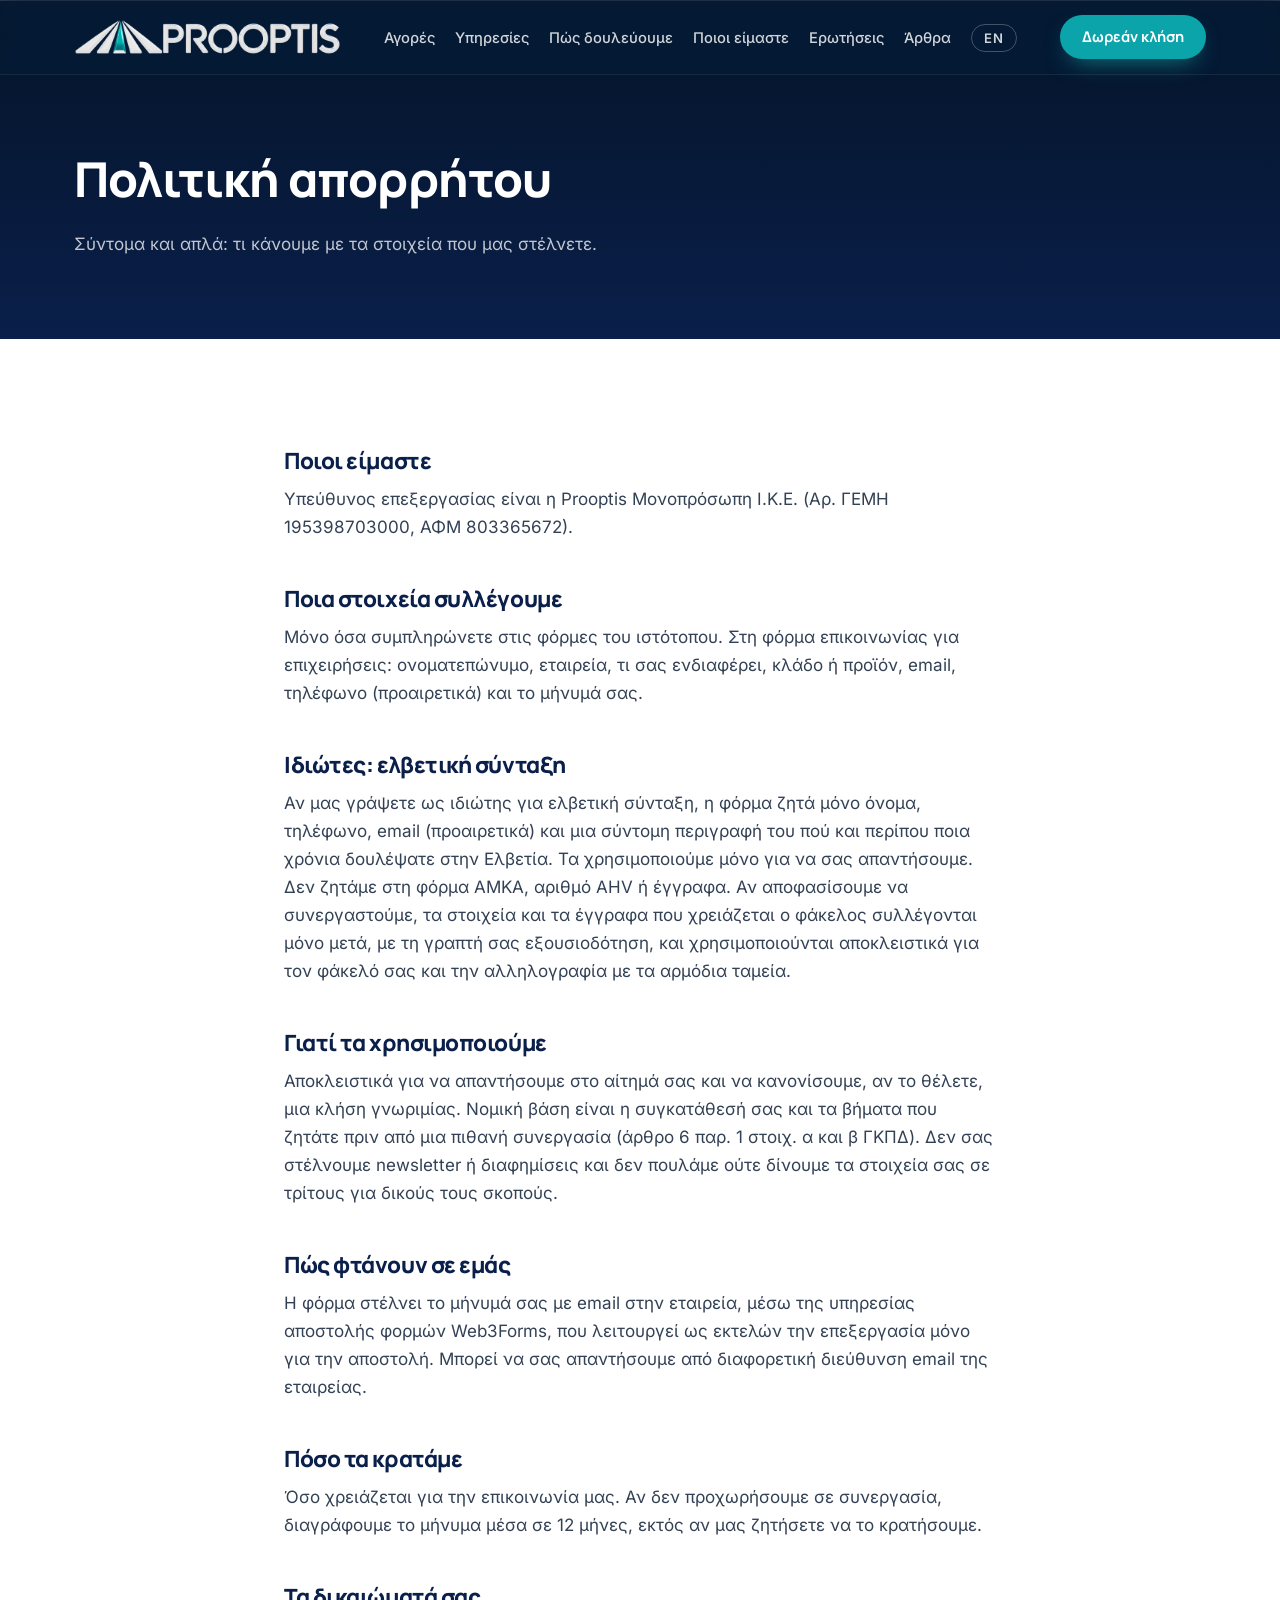
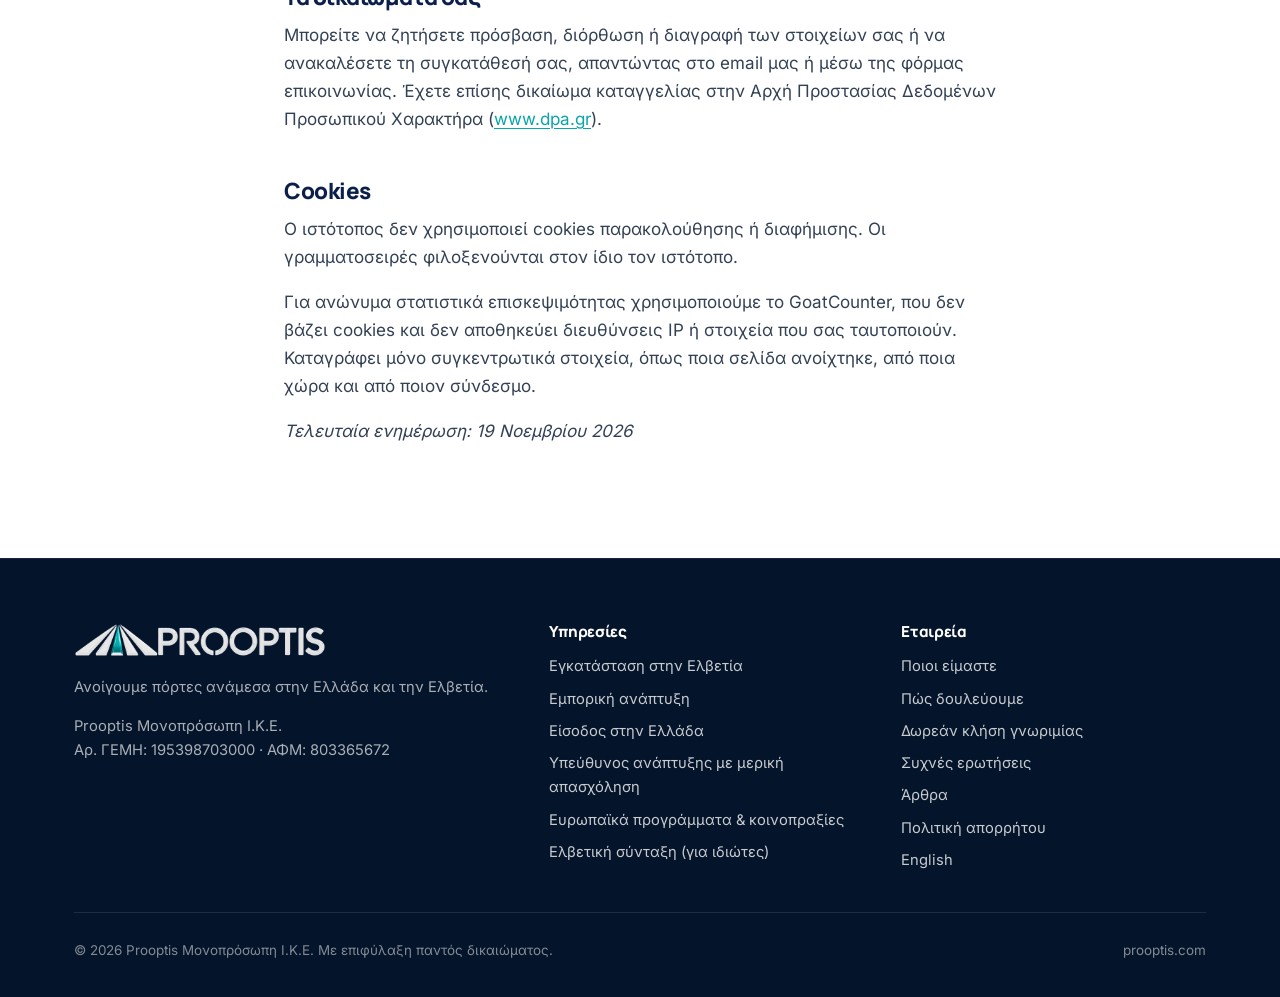
<file: privacy/index.html>
<!doctype html>
<html lang="el" class="no-js">
<head>
<meta charset="utf-8">
<meta name="viewport" content="width=device-width, initial-scale=1">
<title>Πολιτική απορρήτου | Prooptis</title>
<meta name="description" content="Πώς χρησιμοποιεί η Prooptis τα στοιχεία που στέλνετε μέσω των φορμών του ιστότοπου.">
<link rel="canonical" href="https://prooptis.com/privacy/">
<link rel="alternate" hreflang="el" href="https://prooptis.com/privacy/">
<link rel="alternate" hreflang="en" href="https://prooptis.com/en/privacy/">
<link rel="alternate" hreflang="x-default" href="https://prooptis.com/privacy/">
<meta name="robots" content="index, follow, max-image-preview:large">
<meta name="theme-color" content="#0B2545">
<meta property="og:type" content="website">
<meta property="og:site_name" content="Prooptis">
<meta property="og:locale" content="el_GR">
<meta property="og:title" content="Πολιτική απορρήτου | Prooptis">
<meta property="og:description" content="Πώς χρησιμοποιεί η Prooptis τα στοιχεία που στέλνετε μέσω των φορμών του ιστότοπου.">
<meta property="og:url" content="https://prooptis.com/privacy/">
<meta property="og:image" content="https://prooptis.com/assets/img/og-image.png">
<meta property="og:image:width" content="1200">
<meta property="og:image:height" content="630">
<meta name="twitter:card" content="summary_large_image">
<link rel="icon" href="/assets/favicon.png" type="image/png" sizes="64x64">
<link rel="icon" href="/assets/favicon-32.png" type="image/png" sizes="32x32">
<link rel="apple-touch-icon" href="/assets/img/apple-touch-icon.png">
<link rel="preload" href="/assets/fonts/manrope-greek.woff2" as="font" type="font/woff2" crossorigin>
<link rel="preload" href="/assets/fonts/inter-greek.woff2" as="font" type="font/woff2" crossorigin>
<link rel="stylesheet" href="/assets/css/style.css?v=20261119">

</head>
<body>
<a class="skip" href="#main">Μετάβαση στο περιεχόμενο</a>
<header class="site-header">
  <nav class="container nav" aria-label="Μενού">
    <a class="brand" href="/" aria-label="Prooptis"><img src="/assets/img/logo-light.png" alt="Prooptis" width="297" height="40"></a>
    <ul class="nav-links" id="nav-links"><li><a href="/#giati-elvetia">Αγορές</a></li><li><a href="/#ypiresies">Υπηρεσίες</a></li><li><a href="/#pos-doulevoume">Πώς δουλεύουμε</a></li><li><a href="/#poioi-eimaste">Ποιοι είμαστε</a></li><li><a href="/#faq">Ερωτήσεις</a></li><li><a href="/arthra/">Άρθρα</a></li><li><a class="lang" href="/en/privacy/" hreflang="en" lang="en" title="English">EN</a></li></ul>
    <a class="btn btn-primary nav-cta" href="/#epikoinonia">Δωρεάν κλήση</a>
    <button class="nav-toggle" type="button" aria-expanded="false" aria-controls="nav-links" aria-label="Μενού"><svg viewBox="0 0 24 24" fill="none" stroke="currentColor" stroke-width="2" stroke-linecap="round" aria-hidden="true"><path d="M4 7h16M4 12h16M4 17h16"/></svg></button>
  </nav>
</header>
<main id="main">
  <section class="page-hero"><div class="container"><h1>Πολιτική απορρήτου</h1><p>Σύντομα και απλά: τι κάνουμε με τα στοιχεία που μας στέλνετε.</p></div></section>
  <article class="prose">
<h2>Ποιοι είμαστε</h2>
<p>Υπεύθυνος επεξεργασίας είναι η Prooptis Μονοπρόσωπη Ι.Κ.Ε. (Αρ. ΓΕΜΗ 195398703000, ΑΦΜ 803365672).</p>
<h2>Ποια στοιχεία συλλέγουμε</h2>
<p>Μόνο όσα συμπληρώνετε στις φόρμες του ιστότοπου. Στη φόρμα επικοινωνίας για επιχειρήσεις: ονοματεπώνυμο, εταιρεία, τι σας ενδιαφέρει, κλάδο ή προϊόν, email, τηλέφωνο (προαιρετικά) και το μήνυμά σας.</p>
<h2>Ιδιώτες: ελβετική σύνταξη</h2>
<p>Αν μας γράψετε ως ιδιώτης για ελβετική σύνταξη, η φόρμα ζητά μόνο όνομα, τηλέφωνο, email (προαιρετικά) και μια σύντομη περιγραφή του πού και περίπου ποια χρόνια δουλέψατε στην Ελβετία. Τα χρησιμοποιούμε μόνο για να σας απαντήσουμε. Δεν ζητάμε στη φόρμα ΑΜΚΑ, αριθμό AHV ή έγγραφα. Αν αποφασίσουμε να συνεργαστούμε, τα στοιχεία και τα έγγραφα που χρειάζεται ο φάκελος συλλέγονται μόνο μετά, με τη γραπτή σας εξουσιοδότηση, και χρησιμοποιούνται αποκλειστικά για τον φάκελό σας και την αλληλογραφία με τα αρμόδια ταμεία.</p>
<h2>Γιατί τα χρησιμοποιούμε</h2>
<p>Αποκλειστικά για να απαντήσουμε στο αίτημά σας και να κανονίσουμε, αν το θέλετε, μια κλήση γνωριμίας. Νομική βάση είναι η συγκατάθεσή σας και τα βήματα που ζητάτε πριν από μια πιθανή συνεργασία (άρθρο 6 παρ. 1 στοιχ. α και β ΓΚΠΔ). Δεν σας στέλνουμε newsletter ή διαφημίσεις και δεν πουλάμε ούτε δίνουμε τα στοιχεία σας σε τρίτους για δικούς τους σκοπούς.</p>
<h2>Πώς φτάνουν σε εμάς</h2>
<p>Η φόρμα στέλνει το μήνυμά σας με email στην εταιρεία, μέσω της υπηρεσίας αποστολής φορμών Web3Forms, που λειτουργεί ως εκτελών την επεξεργασία μόνο για την αποστολή. Μπορεί να σας απαντήσουμε από διαφορετική διεύθυνση email της εταιρείας.</p>
<h2>Πόσο τα κρατάμε</h2>
<p>Όσο χρειάζεται για την επικοινωνία μας. Αν δεν προχωρήσουμε σε συνεργασία, διαγράφουμε το μήνυμα μέσα σε 12 μήνες, εκτός αν μας ζητήσετε να το κρατήσουμε.</p>
<h2>Τα δικαιώματά σας</h2>
<p>Μπορείτε να ζητήσετε πρόσβαση, διόρθωση ή διαγραφή των στοιχείων σας ή να ανακαλέσετε τη συγκατάθεσή σας, απαντώντας στο email μας ή μέσω της φόρμας επικοινωνίας. Έχετε επίσης δικαίωμα καταγγελίας στην Αρχή Προστασίας Δεδομένων Προσωπικού Χαρακτήρα (<a href="https://www.dpa.gr" rel="noopener">www.dpa.gr</a>).</p>
<h2>Cookies</h2>
<p>Ο ιστότοπος δεν χρησιμοποιεί cookies παρακολούθησης ή διαφήμισης. Οι γραμματοσειρές φιλοξενούνται στον ίδιο τον ιστότοπο.</p>
<p>Για ανώνυμα στατιστικά επισκεψιμότητας χρησιμοποιούμε το GoatCounter, που δεν βάζει cookies και δεν αποθηκεύει διευθύνσεις IP ή στοιχεία που σας ταυτοποιούν. Καταγράφει μόνο συγκεντρωτικά στοιχεία, όπως ποια σελίδα ανοίχτηκε, από ποια χώρα και από ποιον σύνδεσμο.</p>
<p><em>Τελευταία ενημέρωση: 19 Νοεμβρίου 2026</em></p></article>
</main>
<footer class="site-footer">
  <div class="container">
    <div class="footer-grid">
      <div>
        <img src="/assets/img/logo-light.png" alt="Prooptis" width="297" height="40" loading="lazy">
        <p>Ανοίγουμε πόρτες ανάμεσα στην Ελλάδα και την Ελβετία.</p>
        <p>Prooptis Μονοπρόσωπη Ι.Κ.Ε.<br>Αρ. ΓΕΜΗ: 195398703000 · ΑΦΜ: 803365672</p>
      </div>
      <div><h4>Υπηρεσίες</h4><ul><li><a href="/#service-1">Εγκατάσταση στην Ελβετία</a></li><li><a href="/#service-2">Εμπορική ανάπτυξη</a></li><li><a href="/#service-3">Είσοδος στην Ελλάδα</a></li><li><a href="/#service-4">Υπεύθυνος ανάπτυξης με μερική απασχόληση</a></li><li><a href="/#service-5">Ευρωπαϊκά προγράμματα &amp; κοινοπραξίες</a></li><li><a href="/elvetiki-syntaxi/">Ελβετική σύνταξη (για ιδιώτες)</a></li></ul></div>
      <div><h4>Εταιρεία</h4><ul><li><a href="/#poioi-eimaste">Ποιοι είμαστε</a></li><li><a href="/#pos-doulevoume">Πώς δουλεύουμε</a></li><li><a href="/#epikoinonia">Δωρεάν κλήση γνωριμίας</a></li><li><a href="/#faq">Συχνές ερωτήσεις</a></li><li><a href="/arthra/">Άρθρα</a></li><li><a href="/privacy/">Πολιτική απορρήτου</a></li><li><a href="/en/">English</a></li></ul></div>
    </div>
    <div class="legal"><span>© <span data-year>2026</span> Prooptis Μονοπρόσωπη Ι.Κ.Ε. Με επιφύλαξη παντός δικαιώματος.</span><span>prooptis.com</span></div>
  </div>
</footer>
<script src="/assets/js/main.js?v=20261119" defer></script>
<script data-goatcounter="https://prooptis.goatcounter.com/count" async src="//gc.zgo.at/count.js"></script>
</body>
</html>
</file>
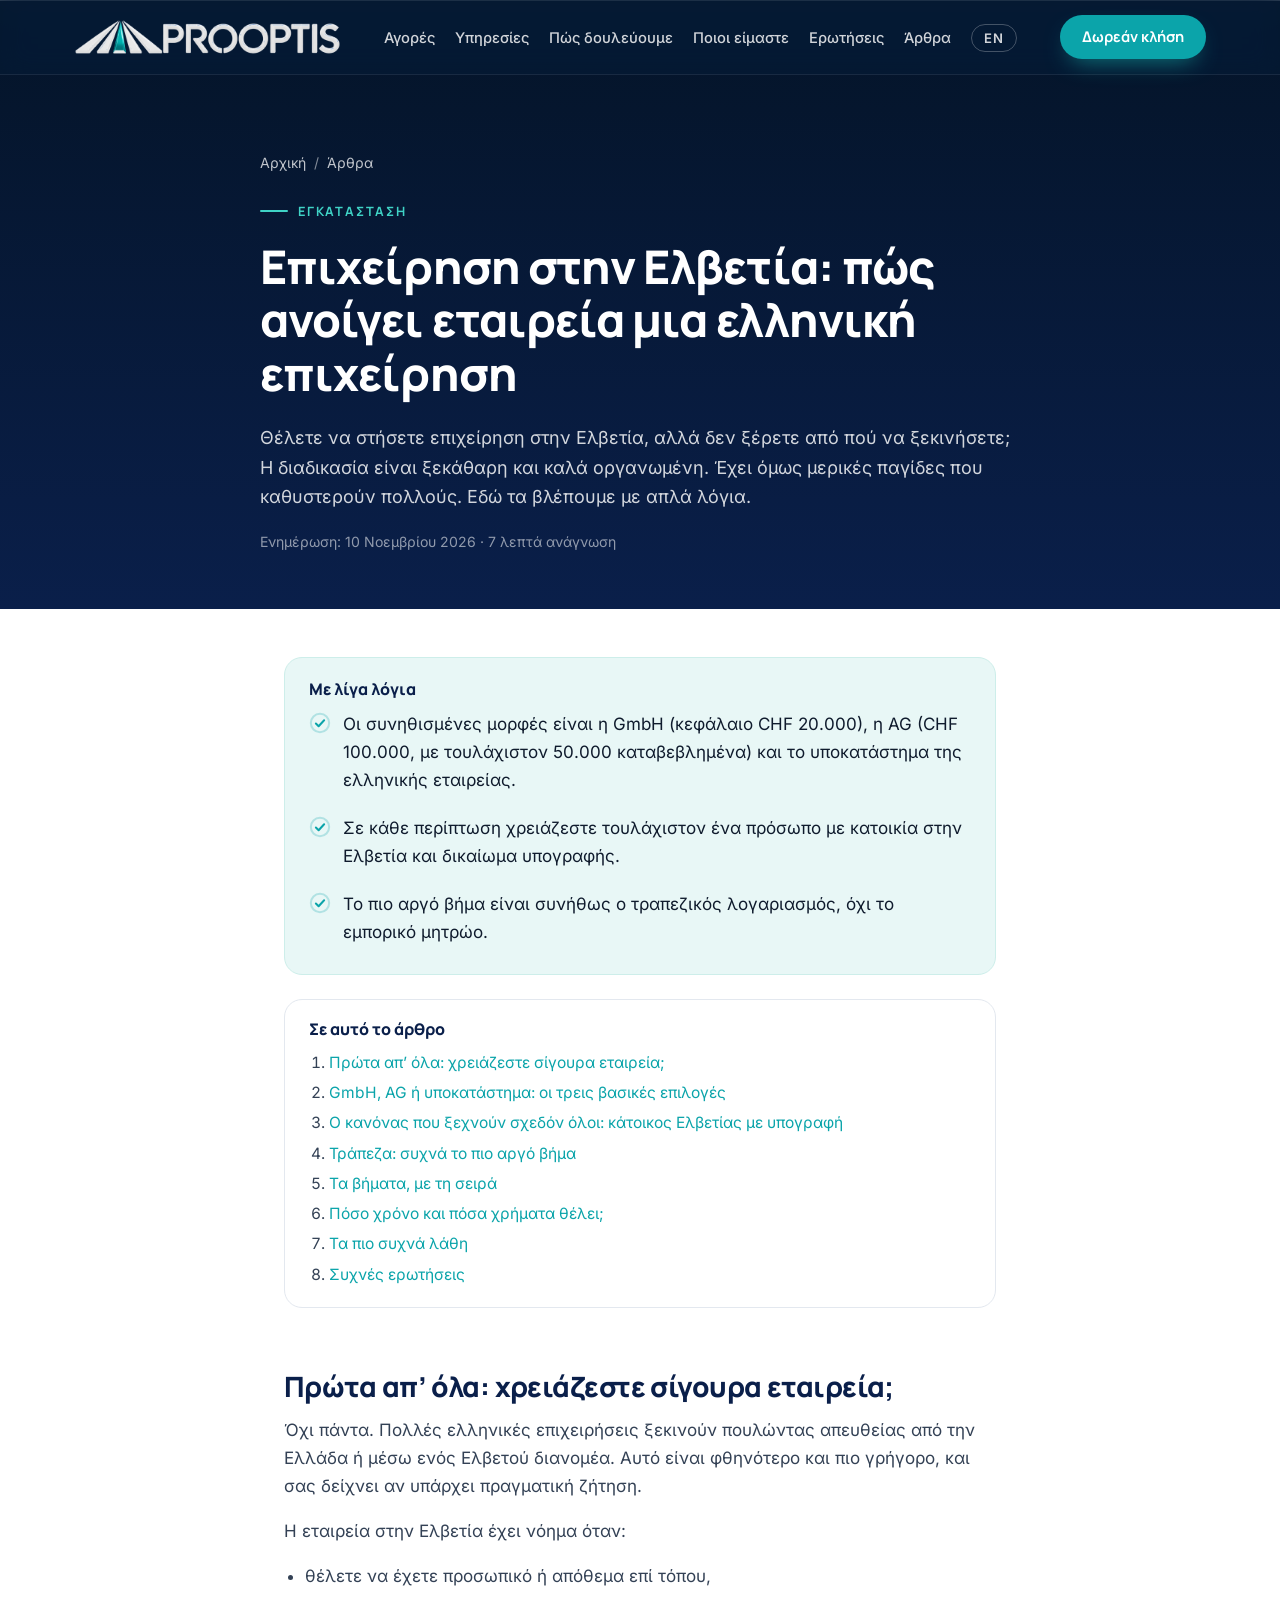
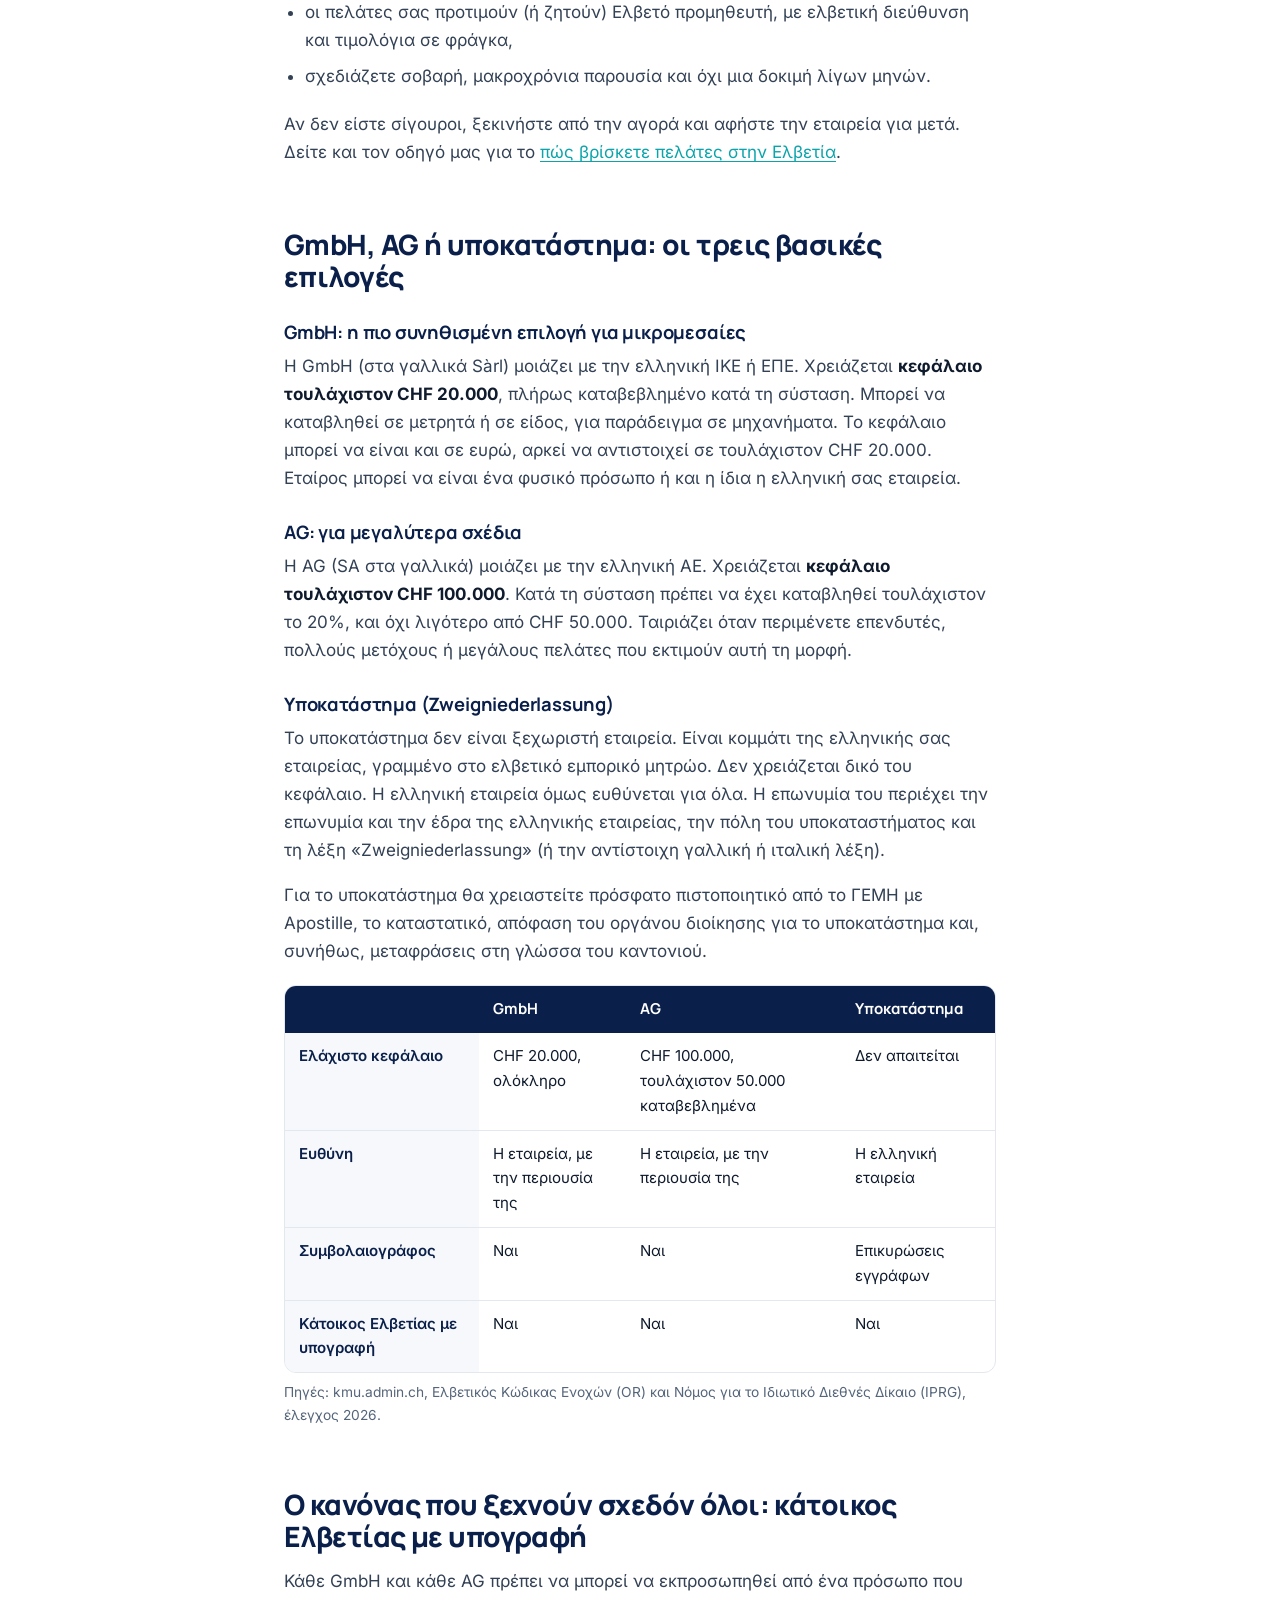
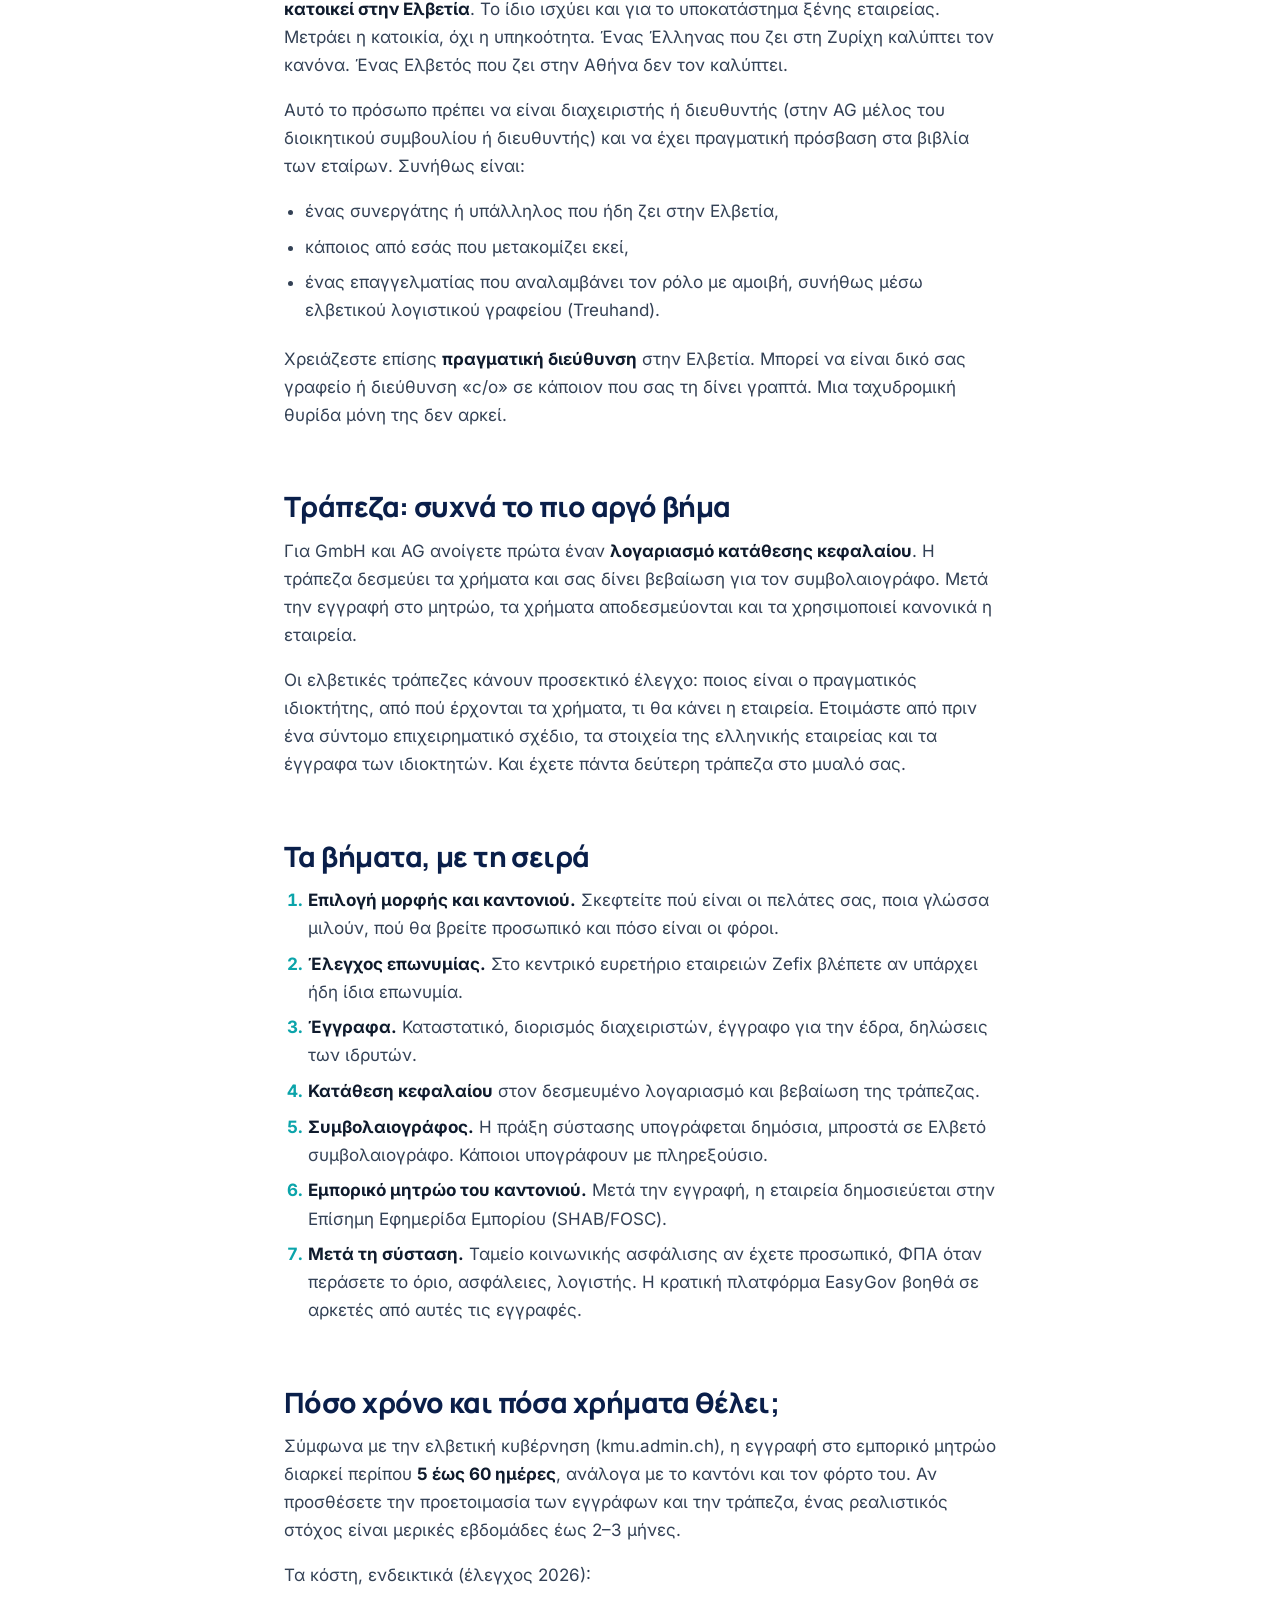
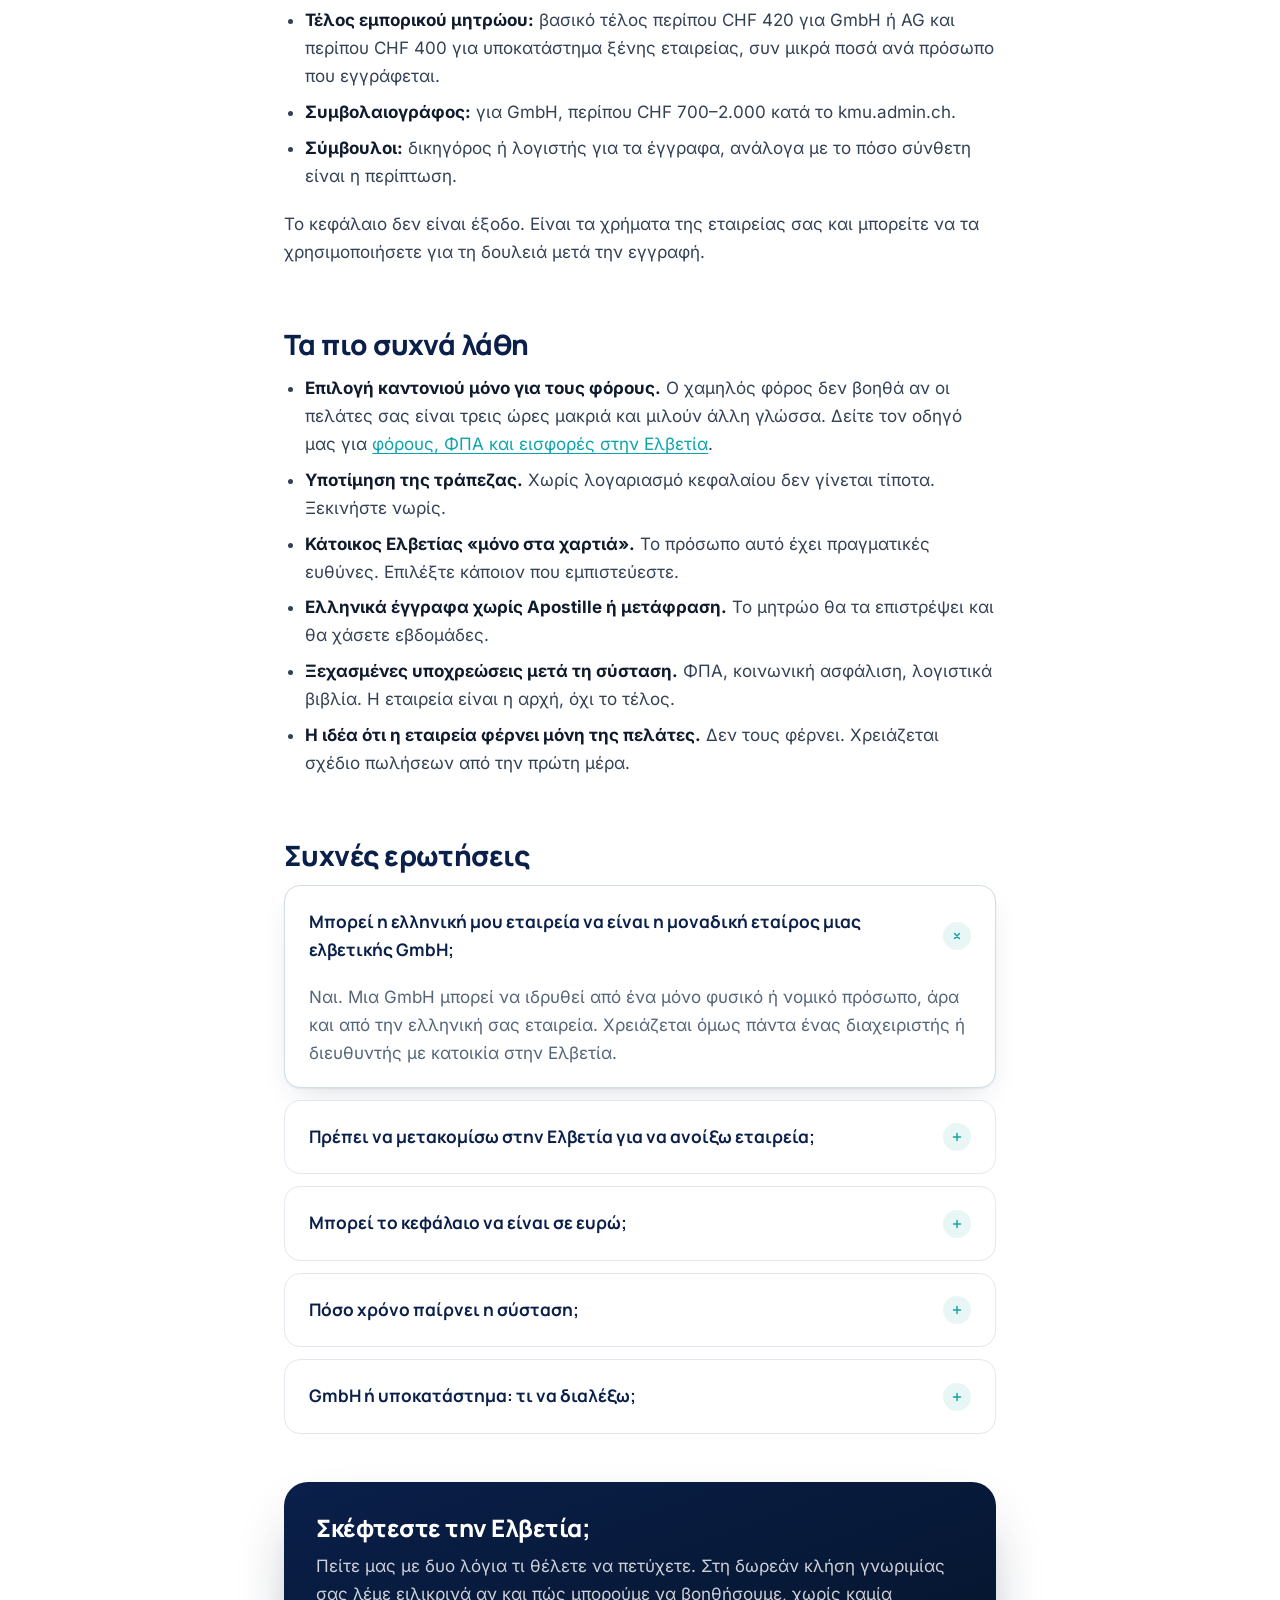
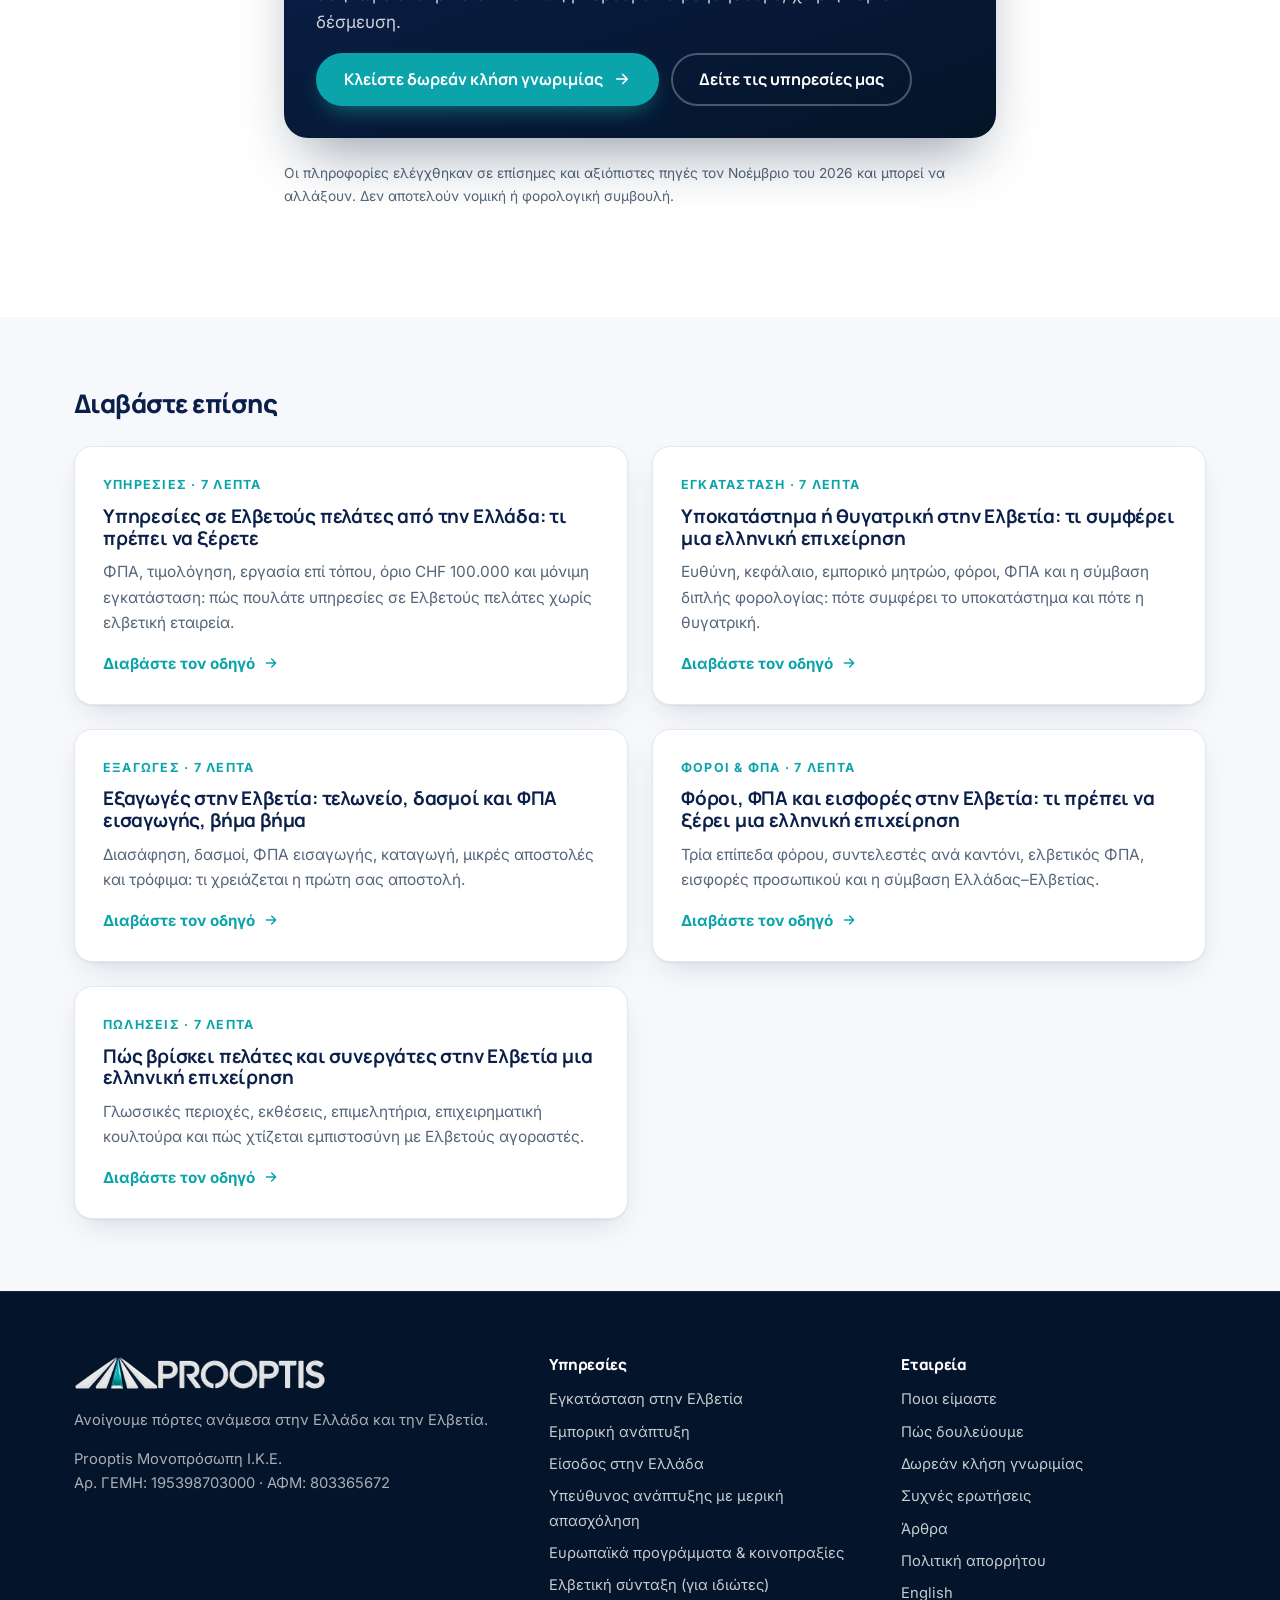
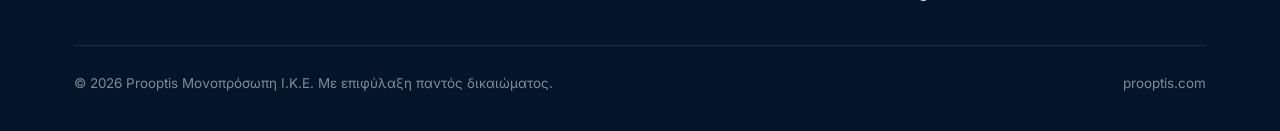
<file: arthra/etaireia-stin-elvetia/index.html>
<!doctype html>
<html lang="el" class="no-js">
<head>
<meta charset="utf-8">
<meta name="viewport" content="width=device-width, initial-scale=1">
<title>Εταιρεία στην Ελβετία: οδηγός για ελληνικές επιχειρήσεις | Prooptis</title>
<meta name="description" content="GmbH, AG ή υποκατάστημα; Ελάχιστο κεφάλαιο, εμπορικό μητρώο, κάτοικος Ελβετίας με υπογραφή, τράπεζα, βήματα, χρόνος και συχνά λάθη. Απλός οδηγός 2026.">
<link rel="canonical" href="https://prooptis.com/arthra/etaireia-stin-elvetia/">
<link rel="alternate" hreflang="el" href="https://prooptis.com/arthra/etaireia-stin-elvetia/">
<link rel="alternate" hreflang="x-default" href="https://prooptis.com/arthra/etaireia-stin-elvetia/">
<meta name="robots" content="index, follow, max-image-preview:large">
<meta name="theme-color" content="#0B2545">
<meta property="og:type" content="article">
<meta property="og:site_name" content="Prooptis">
<meta property="og:locale" content="el_GR">
<meta property="og:title" content="Εταιρεία στην Ελβετία: οδηγός για ελληνικές επιχειρήσεις | Prooptis">
<meta property="og:description" content="GmbH, AG ή υποκατάστημα; Ελάχιστο κεφάλαιο, εμπορικό μητρώο, κάτοικος Ελβετίας με υπογραφή, τράπεζα, βήματα, χρόνος και συχνά λάθη. Απλός οδηγός 2026.">
<meta property="og:url" content="https://prooptis.com/arthra/etaireia-stin-elvetia/">
<meta property="og:image" content="https://prooptis.com/assets/img/og-image.png">
<meta property="og:image:width" content="1200">
<meta property="og:image:height" content="630">
<meta name="twitter:card" content="summary_large_image">
<link rel="icon" href="/assets/favicon.png" type="image/png" sizes="64x64">
<link rel="icon" href="/assets/favicon-32.png" type="image/png" sizes="32x32">
<link rel="apple-touch-icon" href="/assets/img/apple-touch-icon.png">
<link rel="preload" href="/assets/fonts/manrope-greek.woff2" as="font" type="font/woff2" crossorigin>
<link rel="preload" href="/assets/fonts/inter-greek.woff2" as="font" type="font/woff2" crossorigin>
<link rel="stylesheet" href="/assets/css/style.css?v=20261119">
<script type="application/ld+json">
{
 "@context": "https://schema.org",
 "@graph": [
  {
   "@type": "Organization",
   "@id": "https://prooptis.com/#organization",
   "name": "Prooptis",
   "url": "https://prooptis.com/",
   "logo": {
    "@type": "ImageObject",
    "url": "https://prooptis.com/assets/img/logo.png"
   }
  },
  {
   "@type": "WebSite",
   "@id": "https://prooptis.com/#website",
   "url": "https://prooptis.com/",
   "name": "Prooptis",
   "publisher": {
    "@id": "https://prooptis.com/#organization"
   }
  },
  {
   "@type": "WebPage",
   "@id": "https://prooptis.com/arthra/etaireia-stin-elvetia/#webpage",
   "url": "https://prooptis.com/arthra/etaireia-stin-elvetia/",
   "name": "Εταιρεία στην Ελβετία: οδηγός για ελληνικές επιχειρήσεις | Prooptis",
   "description": "GmbH, AG ή υποκατάστημα; Ελάχιστο κεφάλαιο, εμπορικό μητρώο, κάτοικος Ελβετίας με υπογραφή, τράπεζα, βήματα, χρόνος και συχνά λάθη. Απλός οδηγός 2026.",
   "inLanguage": "el",
   "isPartOf": {
    "@id": "https://prooptis.com/#website"
   },
   "breadcrumb": {
    "@id": "https://prooptis.com/arthra/etaireia-stin-elvetia/#breadcrumb"
   }
  },
  {
   "@type": "Article",
   "@id": "https://prooptis.com/arthra/etaireia-stin-elvetia/#article",
   "headline": "Επιχείρηση στην Ελβετία: πώς ανοίγει εταιρεία μια ελληνική επιχείρηση",
   "description": "GmbH, AG ή υποκατάστημα; Ελάχιστο κεφάλαιο, εμπορικό μητρώο, κάτοικος Ελβετίας με υπογραφή, τράπεζα, βήματα, χρόνος και συχνά λάθη. Απλός οδηγός 2026.",
   "image": "https://prooptis.com/assets/img/og-image.png",
   "datePublished": "2026-11-10",
   "dateModified": "2026-11-10",
   "inLanguage": "el",
   "articleSection": "Εγκατάσταση",
   "wordCount": 1278,
   "author": {
    "@type": "Organization",
    "name": "Prooptis",
    "url": "https://prooptis.com/"
   },
   "publisher": {
    "@id": "https://prooptis.com/#organization"
   },
   "mainEntityOfPage": {
    "@id": "https://prooptis.com/arthra/etaireia-stin-elvetia/#webpage"
   },
   "isPartOf": {
    "@id": "https://prooptis.com/#website"
   },
   "about": [
    {
     "@type": "Country",
     "name": "Switzerland"
    }
   ]
  },
  {
   "@type": "BreadcrumbList",
   "@id": "https://prooptis.com/arthra/etaireia-stin-elvetia/#breadcrumb",
   "itemListElement": [
    {
     "@type": "ListItem",
     "position": 1,
     "name": "Αρχική",
     "item": "https://prooptis.com/"
    },
    {
     "@type": "ListItem",
     "position": 2,
     "name": "Άρθρα",
     "item": "https://prooptis.com/arthra/"
    },
    {
     "@type": "ListItem",
     "position": 3,
     "name": "Επιχείρηση στην Ελβετία: πώς ανοίγει εταιρεία μια ελληνική επιχείρηση",
     "item": "https://prooptis.com/arthra/etaireia-stin-elvetia/"
    }
   ]
  },
  {
   "@type": "FAQPage",
   "@id": "https://prooptis.com/arthra/etaireia-stin-elvetia/#faq",
   "mainEntity": [
    {
     "@type": "Question",
     "name": "Μπορεί η ελληνική μου εταιρεία να είναι η μοναδική εταίρος μιας ελβετικής GmbH;",
     "acceptedAnswer": {
      "@type": "Answer",
      "text": "Ναι. Μια GmbH μπορεί να ιδρυθεί από ένα μόνο φυσικό ή νομικό πρόσωπο, άρα και από την ελληνική σας εταιρεία. Χρειάζεται όμως πάντα ένας διαχειριστής ή διευθυντής με κατοικία στην Ελβετία."
     }
    },
    {
     "@type": "Question",
     "name": "Πρέπει να μετακομίσω στην Ελβετία για να ανοίξω εταιρεία;",
     "acceptedAnswer": {
      "@type": "Answer",
      "text": "Όχι απαραίτητα. Οι ιδρυτές μπορούν να μένουν στην Ελλάδα. Η εταιρεία όμως πρέπει να μπορεί να εκπροσωπηθεί από ένα πρόσωπο που κατοικεί στην Ελβετία, και να έχει πραγματική διεύθυνση εκεί."
     }
    },
    {
     "@type": "Question",
     "name": "Μπορεί το κεφάλαιο να είναι σε ευρώ;",
     "acceptedAnswer": {
      "@type": "Answer",
      "text": "Ναι. Εκτός από φράγκα επιτρέπονται και ευρώ, δολάρια ΗΠΑ, λίρες Αγγλίας και γιεν, αρκεί η αξία να αντιστοιχεί στο ελάχιστο σε φράγκα. Τότε όμως και τα λογιστικά βιβλία τηρούνται στο ίδιο νόμισμα."
     }
    },
    {
     "@type": "Question",
     "name": "Πόσο χρόνο παίρνει η σύσταση;",
     "acceptedAnswer": {
      "@type": "Answer",
      "text": "Η εγγραφή στο εμπορικό μητρώο παίρνει περίπου 5 έως 60 ημέρες, ανάλογα με το καντόνι. Με την προετοιμασία και την τράπεζα, υπολογίστε από μερικές εβδομάδες έως 2–3 μήνες."
     }
    },
    {
     "@type": "Question",
     "name": "GmbH ή υποκατάστημα: τι να διαλέξω;",
     "acceptedAnswer": {
      "@type": "Answer",
      "text": "Η GmbH σας δίνει ξεχωριστή ελβετική εταιρεία με περιορισμένη ευθύνη και πιο «ντόπια» εικόνα. Το υποκατάστημα δεν θέλει κεφάλαιο, αλλά η ελληνική εταιρεία ευθύνεται για όλα. Η σωστή επιλογή εξαρτάται από τους φόρους, τους πελάτες και τα σχέδιά σας. Ζητήστε τη γνώμη δικηγόρου και λογιστή."
     }
    }
   ]
  }
 ]
}
</script>
<meta property="article:published_time" content="2026-11-10">
</head>
<body>
<a class="skip" href="#main">Μετάβαση στο περιεχόμενο</a>
<header class="site-header">
  <nav class="container nav" aria-label="Μενού">
    <a class="brand" href="/" aria-label="Prooptis"><img src="/assets/img/logo-light.png" alt="Prooptis" width="297" height="40"></a>
    <ul class="nav-links" id="nav-links"><li><a href="/#giati-elvetia">Αγορές</a></li><li><a href="/#ypiresies">Υπηρεσίες</a></li><li><a href="/#pos-doulevoume">Πώς δουλεύουμε</a></li><li><a href="/#poioi-eimaste">Ποιοι είμαστε</a></li><li><a href="/#faq">Ερωτήσεις</a></li><li><a href="/arthra/">Άρθρα</a></li><li><a class="lang" href="/en/" hreflang="en" lang="en" title="English">EN</a></li></ul>
    <a class="btn btn-primary nav-cta" href="/#epikoinonia">Δωρεάν κλήση</a>
    <button class="nav-toggle" type="button" aria-expanded="false" aria-controls="nav-links" aria-label="Μενού"><svg viewBox="0 0 24 24" fill="none" stroke="currentColor" stroke-width="2" stroke-linecap="round" aria-hidden="true"><path d="M4 7h16M4 12h16M4 17h16"/></svg></button>
  </nav>
</header>
<main id="main">
  <section class="page-hero article-hero">
    <div class="container narrow">
      <nav class="crumbs" aria-label="Διαδρομή"><a href="/">Αρχική</a><span aria-hidden="true">/</span><a href="/arthra/">Άρθρα</a></nav>
      <div class="eyebrow">Εγκατάσταση</div>
      <h1>Επιχείρηση στην Ελβετία: πώς ανοίγει εταιρεία μια ελληνική επιχείρηση</h1>
      <p class="lead">Θέλετε να στήσετε επιχείρηση στην Ελβετία, αλλά δεν ξέρετε από πού να ξεκινήσετε; Η διαδικασία είναι ξεκάθαρη και καλά οργανωμένη. Έχει όμως μερικές παγίδες που καθυστερούν πολλούς. Εδώ τα βλέπουμε με απλά λόγια.</p>
      <p class="meta"><time datetime="2026-11-10">Ενημέρωση: 10 Νοεμβρίου 2026</time> · 7 λεπτά ανάγνωση</p>
    </div>
  </section>
  <article class="prose article">
    <div class="summary-box"><h2 class="summary-title">Με λίγα λόγια</h2><ul class="checks"><li><svg viewBox="0 0 24 24" fill="none" stroke="currentColor" stroke-width="2.2" stroke-linecap="round" stroke-linejoin="round" aria-hidden="true"><circle cx="12" cy="12" r="10" stroke-opacity=".25"/><path d="m7.5 12.5 3 3 6-6.5"/></svg><span>Οι συνηθισμένες μορφές είναι η GmbH (κεφάλαιο CHF 20.000), η AG (CHF 100.000, με τουλάχιστον 50.000 καταβεβλημένα) και το υποκατάστημα της ελληνικής εταιρείας.</span></li><li><svg viewBox="0 0 24 24" fill="none" stroke="currentColor" stroke-width="2.2" stroke-linecap="round" stroke-linejoin="round" aria-hidden="true"><circle cx="12" cy="12" r="10" stroke-opacity=".25"/><path d="m7.5 12.5 3 3 6-6.5"/></svg><span>Σε κάθε περίπτωση χρειάζεστε τουλάχιστον ένα πρόσωπο με κατοικία στην Ελβετία και δικαίωμα υπογραφής.</span></li><li><svg viewBox="0 0 24 24" fill="none" stroke="currentColor" stroke-width="2.2" stroke-linecap="round" stroke-linejoin="round" aria-hidden="true"><circle cx="12" cy="12" r="10" stroke-opacity=".25"/><path d="m7.5 12.5 3 3 6-6.5"/></svg><span>Το πιο αργό βήμα είναι συνήθως ο τραπεζικός λογαριασμός, όχι το εμπορικό μητρώο.</span></li></ul></div>
    
    <nav class="toc" aria-label="Περιεχόμενα"><h2 class="toc-title">Σε αυτό το άρθρο</h2><ol><li><a href="#chreiazetai">Πρώτα απ’ όλα: χρειάζεστε σίγουρα εταιρεία;</a></li><li><a href="#morfes">GmbH, AG ή υποκατάστημα: οι τρεις βασικές επιλογές</a></li><li><a href="#katoikos">Ο κανόνας που ξεχνούν σχεδόν όλοι: κάτοικος Ελβετίας με υπογραφή</a></li><li><a href="#trapeza">Τράπεζα: συχνά το πιο αργό βήμα</a></li><li><a href="#vimata">Τα βήματα, με τη σειρά</a></li><li><a href="#chronos-kostos">Πόσο χρόνο και πόσα χρήματα θέλει;</a></li><li><a href="#lathi">Τα πιο συχνά λάθη</a></li><li><a href="#faq">Συχνές ερωτήσεις</a></li></ol></nav>
    
<h2 id="chreiazetai">Πρώτα απ’ όλα: χρειάζεστε σίγουρα εταιρεία;</h2>
<p>Όχι πάντα. Πολλές ελληνικές επιχειρήσεις ξεκινούν πουλώντας απευθείας από την Ελλάδα ή μέσω ενός Ελβετού διανομέα. Αυτό είναι φθηνότερο και πιο γρήγορο, και σας δείχνει αν υπάρχει πραγματική ζήτηση.</p>
<p>Η εταιρεία στην Ελβετία έχει νόημα όταν:</p>
<ul>
<li>θέλετε να έχετε προσωπικό ή απόθεμα επί τόπου,</li>
<li>οι πελάτες σας προτιμούν (ή ζητούν) Ελβετό προμηθευτή, με ελβετική διεύθυνση και τιμολόγια σε φράγκα,</li>
<li>σχεδιάζετε σοβαρή, μακροχρόνια παρουσία και όχι μια δοκιμή λίγων μηνών.</li>
</ul>
<p>Αν δεν είστε σίγουροι, ξεκινήστε από την αγορά και αφήστε την εταιρεία για μετά. Δείτε και τον οδηγό μας για το <a href="/arthra/pelates-stin-elvetia/">πώς βρίσκετε πελάτες στην Ελβετία</a>.</p>

<h2 id="morfes">GmbH, AG ή υποκατάστημα: οι τρεις βασικές επιλογές</h2>
<h3>GmbH: η πιο συνηθισμένη επιλογή για μικρομεσαίες</h3>
<p>Η GmbH (στα γαλλικά Sàrl) μοιάζει με την ελληνική ΙΚΕ ή ΕΠΕ. Χρειάζεται <strong>κεφάλαιο τουλάχιστον CHF 20.000</strong>, πλήρως καταβεβλημένο κατά τη σύσταση. Μπορεί να καταβληθεί σε μετρητά ή σε είδος, για παράδειγμα σε μηχανήματα. Το κεφάλαιο μπορεί να είναι και σε ευρώ, αρκεί να αντιστοιχεί σε τουλάχιστον CHF 20.000. Εταίρος μπορεί να είναι ένα φυσικό πρόσωπο ή και η ίδια η ελληνική σας εταιρεία.</p>
<h3>AG: για μεγαλύτερα σχέδια</h3>
<p>Η AG (SA στα γαλλικά) μοιάζει με την ελληνική ΑΕ. Χρειάζεται <strong>κεφάλαιο τουλάχιστον CHF 100.000</strong>. Κατά τη σύσταση πρέπει να έχει καταβληθεί τουλάχιστον το 20%, και όχι λιγότερο από CHF 50.000. Ταιριάζει όταν περιμένετε επενδυτές, πολλούς μετόχους ή μεγάλους πελάτες που εκτιμούν αυτή τη μορφή.</p>
<h3>Υποκατάστημα (Zweigniederlassung)</h3>
<p>Το υποκατάστημα δεν είναι ξεχωριστή εταιρεία. Είναι κομμάτι της ελληνικής σας εταιρείας, γραμμένο στο ελβετικό εμπορικό μητρώο. Δεν χρειάζεται δικό του κεφάλαιο. Η ελληνική εταιρεία όμως ευθύνεται για όλα. Η επωνυμία του περιέχει την επωνυμία και την έδρα της ελληνικής εταιρείας, την πόλη του υποκαταστήματος και τη λέξη «Zweigniederlassung» (ή την αντίστοιχη γαλλική ή ιταλική λέξη).</p>
<p>Για το υποκατάστημα θα χρειαστείτε πρόσφατο πιστοποιητικό από το ΓΕΜΗ με Apostille, το καταστατικό, απόφαση του οργάνου διοίκησης για το υποκατάστημα και, συνήθως, μεταφράσεις στη γλώσσα του καντονιού.</p>
<div class="table-wrap"><table>
<thead><tr><th></th><th>GmbH</th><th>AG</th><th>Υποκατάστημα</th></tr></thead>
<tbody>
<tr><th>Ελάχιστο κεφάλαιο</th><td>CHF 20.000, ολόκληρο</td><td>CHF 100.000, τουλάχιστον 50.000 καταβεβλημένα</td><td>Δεν απαιτείται</td></tr>
<tr><th>Ευθύνη</th><td>Η εταιρεία, με την περιουσία της</td><td>Η εταιρεία, με την περιουσία της</td><td>Η ελληνική εταιρεία</td></tr>
<tr><th>Συμβολαιογράφος</th><td>Ναι</td><td>Ναι</td><td>Επικυρώσεις εγγράφων</td></tr>
<tr><th>Κάτοικος Ελβετίας με υπογραφή</th><td>Ναι</td><td>Ναι</td><td>Ναι</td></tr>
</tbody></table></div>
<p class="small">Πηγές: kmu.admin.ch, Ελβετικός Κώδικας Ενοχών (OR) και Νόμος για το Ιδιωτικό Διεθνές Δίκαιο (IPRG), έλεγχος 2026.</p>

<h2 id="katoikos">Ο κανόνας που ξεχνούν σχεδόν όλοι: κάτοικος Ελβετίας με υπογραφή</h2>
<p>Κάθε GmbH και κάθε AG πρέπει να μπορεί να εκπροσωπηθεί από ένα πρόσωπο που <strong>κατοικεί στην Ελβετία</strong>. Το ίδιο ισχύει και για το υποκατάστημα ξένης εταιρείας. Μετράει η κατοικία, όχι η υπηκοότητα. Ένας Έλληνας που ζει στη Ζυρίχη καλύπτει τον κανόνα. Ένας Ελβετός που ζει στην Αθήνα δεν τον καλύπτει.</p>
<p>Αυτό το πρόσωπο πρέπει να είναι διαχειριστής ή διευθυντής (στην AG μέλος του διοικητικού συμβουλίου ή διευθυντής) και να έχει πραγματική πρόσβαση στα βιβλία των εταίρων. Συνήθως είναι:</p>
<ul>
<li>ένας συνεργάτης ή υπάλληλος που ήδη ζει στην Ελβετία,</li>
<li>κάποιος από εσάς που μετακομίζει εκεί,</li>
<li>ένας επαγγελματίας που αναλαμβάνει τον ρόλο με αμοιβή, συνήθως μέσω ελβετικού λογιστικού γραφείου (Treuhand).</li>
</ul>
<p>Χρειάζεστε επίσης <strong>πραγματική διεύθυνση</strong> στην Ελβετία. Μπορεί να είναι δικό σας γραφείο ή διεύθυνση «c/o» σε κάποιον που σας τη δίνει γραπτά. Μια ταχυδρομική θυρίδα μόνη της δεν αρκεί.</p>

<h2 id="trapeza">Τράπεζα: συχνά το πιο αργό βήμα</h2>
<p>Για GmbH και AG ανοίγετε πρώτα έναν <strong>λογαριασμό κατάθεσης κεφαλαίου</strong>. Η τράπεζα δεσμεύει τα χρήματα και σας δίνει βεβαίωση για τον συμβολαιογράφο. Μετά την εγγραφή στο μητρώο, τα χρήματα αποδεσμεύονται και τα χρησιμοποιεί κανονικά η εταιρεία.</p>
<p>Οι ελβετικές τράπεζες κάνουν προσεκτικό έλεγχο: ποιος είναι ο πραγματικός ιδιοκτήτης, από πού έρχονται τα χρήματα, τι θα κάνει η εταιρεία. Ετοιμάστε από πριν ένα σύντομο επιχειρηματικό σχέδιο, τα στοιχεία της ελληνικής εταιρείας και τα έγγραφα των ιδιοκτητών. Και έχετε πάντα δεύτερη τράπεζα στο μυαλό σας.</p>

<h2 id="vimata">Τα βήματα, με τη σειρά</h2>
<ol class="steps-list">
<li><strong>Επιλογή μορφής και καντονιού.</strong> Σκεφτείτε πού είναι οι πελάτες σας, ποια γλώσσα μιλούν, πού θα βρείτε προσωπικό και πόσο είναι οι φόροι.</li>
<li><strong>Έλεγχος επωνυμίας.</strong> Στο κεντρικό ευρετήριο εταιρειών Zefix βλέπετε αν υπάρχει ήδη ίδια επωνυμία.</li>
<li><strong>Έγγραφα.</strong> Καταστατικό, διορισμός διαχειριστών, έγγραφο για την έδρα, δηλώσεις των ιδρυτών.</li>
<li><strong>Κατάθεση κεφαλαίου</strong> στον δεσμευμένο λογαριασμό και βεβαίωση της τράπεζας.</li>
<li><strong>Συμβολαιογράφος.</strong> Η πράξη σύστασης υπογράφεται δημόσια, μπροστά σε Ελβετό συμβολαιογράφο. Κάποιοι υπογράφουν με πληρεξούσιο.</li>
<li><strong>Εμπορικό μητρώο του καντονιού.</strong> Μετά την εγγραφή, η εταιρεία δημοσιεύεται στην Επίσημη Εφημερίδα Εμπορίου (SHAB/FOSC).</li>
<li><strong>Μετά τη σύσταση.</strong> Ταμείο κοινωνικής ασφάλισης αν έχετε προσωπικό, ΦΠΑ όταν περάσετε το όριο, ασφάλειες, λογιστής. Η κρατική πλατφόρμα EasyGov βοηθά σε αρκετές από αυτές τις εγγραφές.</li>
</ol>

<h2 id="chronos-kostos">Πόσο χρόνο και πόσα χρήματα θέλει;</h2>
<p>Σύμφωνα με την ελβετική κυβέρνηση (kmu.admin.ch), η εγγραφή στο εμπορικό μητρώο διαρκεί περίπου <strong>5 έως 60 ημέρες</strong>, ανάλογα με το καντόνι και τον φόρτο του. Αν προσθέσετε την προετοιμασία των εγγράφων και την τράπεζα, ένας ρεαλιστικός στόχος είναι μερικές εβδομάδες έως 2–3 μήνες.</p>
<p>Τα κόστη, ενδεικτικά (έλεγχος 2026):</p>
<ul>
<li><strong>Τέλος εμπορικού μητρώου:</strong> βασικό τέλος περίπου CHF 420 για GmbH ή AG και περίπου CHF 400 για υποκατάστημα ξένης εταιρείας, συν μικρά ποσά ανά πρόσωπο που εγγράφεται.</li>
<li><strong>Συμβολαιογράφος:</strong> για GmbH, περίπου CHF 700–2.000 κατά το kmu.admin.ch.</li>
<li><strong>Σύμβουλοι:</strong> δικηγόρος ή λογιστής για τα έγγραφα, ανάλογα με το πόσο σύνθετη είναι η περίπτωση.</li>
</ul>
<p>Το κεφάλαιο δεν είναι έξοδο. Είναι τα χρήματα της εταιρείας σας και μπορείτε να τα χρησιμοποιήσετε για τη δουλειά μετά την εγγραφή.</p>

<h2 id="lathi">Τα πιο συχνά λάθη</h2>
<ul>
<li><strong>Επιλογή καντονιού μόνο για τους φόρους.</strong> Ο χαμηλός φόρος δεν βοηθά αν οι πελάτες σας είναι τρεις ώρες μακριά και μιλούν άλλη γλώσσα. Δείτε τον οδηγό μας για <a href="/arthra/foroi-fpa-elvetia/">φόρους, ΦΠΑ και εισφορές στην Ελβετία</a>.</li>
<li><strong>Υποτίμηση της τράπεζας.</strong> Χωρίς λογαριασμό κεφαλαίου δεν γίνεται τίποτα. Ξεκινήστε νωρίς.</li>
<li><strong>Κάτοικος Ελβετίας «μόνο στα χαρτιά».</strong> Το πρόσωπο αυτό έχει πραγματικές ευθύνες. Επιλέξτε κάποιον που εμπιστεύεστε.</li>
<li><strong>Ελληνικά έγγραφα χωρίς Apostille ή μετάφραση.</strong> Το μητρώο θα τα επιστρέψει και θα χάσετε εβδομάδες.</li>
<li><strong>Ξεχασμένες υποχρεώσεις μετά τη σύσταση.</strong> ΦΠΑ, κοινωνική ασφάλιση, λογιστικά βιβλία. Η εταιρεία είναι η αρχή, όχι το τέλος.</li>
<li><strong>Η ιδέα ότι η εταιρεία φέρνει μόνη της πελάτες.</strong> Δεν τους φέρνει. Χρειάζεται σχέδιο πωλήσεων από την πρώτη μέρα.</li>
</ul>

    <section id="faq" aria-labelledby="faq-title"><h2 id="faq-title">Συχνές ερωτήσεις</h2><div class="faq"><details open><summary>Μπορεί η ελληνική μου εταιρεία να είναι η μοναδική εταίρος μιας ελβετικής GmbH;</summary><p>Ναι. Μια GmbH μπορεί να ιδρυθεί από ένα μόνο φυσικό ή νομικό πρόσωπο, άρα και από την ελληνική σας εταιρεία. Χρειάζεται όμως πάντα ένας διαχειριστής ή διευθυντής με κατοικία στην Ελβετία.</p></details><details><summary>Πρέπει να μετακομίσω στην Ελβετία για να ανοίξω εταιρεία;</summary><p>Όχι απαραίτητα. Οι ιδρυτές μπορούν να μένουν στην Ελλάδα. Η εταιρεία όμως πρέπει να μπορεί να εκπροσωπηθεί από ένα πρόσωπο που κατοικεί στην Ελβετία, και να έχει πραγματική διεύθυνση εκεί.</p></details><details><summary>Μπορεί το κεφάλαιο να είναι σε ευρώ;</summary><p>Ναι. Εκτός από φράγκα επιτρέπονται και ευρώ, δολάρια ΗΠΑ, λίρες Αγγλίας και γιεν, αρκεί η αξία να αντιστοιχεί στο ελάχιστο σε φράγκα. Τότε όμως και τα λογιστικά βιβλία τηρούνται στο ίδιο νόμισμα.</p></details><details><summary>Πόσο χρόνο παίρνει η σύσταση;</summary><p>Η εγγραφή στο εμπορικό μητρώο παίρνει περίπου 5 έως 60 ημέρες, ανάλογα με το καντόνι. Με την προετοιμασία και την τράπεζα, υπολογίστε από μερικές εβδομάδες έως 2–3 μήνες.</p></details><details><summary>GmbH ή υποκατάστημα: τι να διαλέξω;</summary><p>Η GmbH σας δίνει ξεχωριστή ελβετική εταιρεία με περιορισμένη ευθύνη και πιο «ντόπια» εικόνα. Το υποκατάστημα δεν θέλει κεφάλαιο, αλλά η ελληνική εταιρεία ευθύνεται για όλα. Η σωστή επιλογή εξαρτάται από τους φόρους, τους πελάτες και τα σχέδιά σας. Ζητήστε τη γνώμη δικηγόρου και λογιστή.</p></details></div></section>
    <aside class="cta-box" aria-label="Επικοινωνία">
  <h2>Σκέφτεστε την Ελβετία;</h2>
  <p>Πείτε μας με δυο λόγια τι θέλετε να πετύχετε. Στη δωρεάν κλήση γνωριμίας σας λέμε ειλικρινά αν και πώς μπορούμε να βοηθήσουμε, χωρίς καμία δέσμευση.</p>
  <div class="cta-actions"><a class="btn btn-primary" href="/#epikoinonia">Κλείστε δωρεάν κλήση γνωριμίας <svg viewBox="0 0 24 24" fill="none" stroke="currentColor" stroke-width="2.2" stroke-linecap="round" stroke-linejoin="round" aria-hidden="true"><path d="M5 12h14M13 6l6 6-6 6"/></svg></a><a class="btn btn-ghost" href="/#ypiresies">Δείτε τις υπηρεσίες μας</a></div>
</aside>
    <p class="small note-end">Οι πληροφορίες ελέγχθηκαν σε επίσημες και αξιόπιστες πηγές τον Νοέμβριο του 2026 και μπορεί να αλλάξουν. Δεν αποτελούν νομική ή φορολογική συμβουλή.</p>
  </article>
  <section class="section alt related" aria-labelledby="rel-title"><div class="container"><h2 id="rel-title">Διαβάστε επίσης</h2><div class="article-grid"><a class="article-card" href="/arthra/ypiresies-gia-elvetous-pelates/">
  <span class="kicker">Υπηρεσίες · 7 λεπτά</span>
  <h3>Υπηρεσίες σε Ελβετούς πελάτες από την Ελλάδα: τι πρέπει να ξέρετε</h3>
  <p>ΦΠΑ, τιμολόγηση, εργασία επί τόπου, όριο CHF 100.000 και μόνιμη εγκατάσταση: πώς πουλάτε υπηρεσίες σε Ελβετούς πελάτες χωρίς ελβετική εταιρεία.</p>
  <span class="more">Διαβάστε τον οδηγό <svg viewBox="0 0 24 24" fill="none" stroke="currentColor" stroke-width="2.2" stroke-linecap="round" stroke-linejoin="round" aria-hidden="true"><path d="M5 12h14M13 6l6 6-6 6"/></svg></span>
</a><a class="article-card" href="/arthra/ypokatastima-i-thygatriki-elvetia/">
  <span class="kicker">Εγκατάσταση · 7 λεπτά</span>
  <h3>Υποκατάστημα ή θυγατρική στην Ελβετία: τι συμφέρει μια ελληνική επιχείρηση</h3>
  <p>Ευθύνη, κεφάλαιο, εμπορικό μητρώο, φόροι, ΦΠΑ και η σύμβαση διπλής φορολογίας: πότε συμφέρει το υποκατάστημα και πότε η θυγατρική.</p>
  <span class="more">Διαβάστε τον οδηγό <svg viewBox="0 0 24 24" fill="none" stroke="currentColor" stroke-width="2.2" stroke-linecap="round" stroke-linejoin="round" aria-hidden="true"><path d="M5 12h14M13 6l6 6-6 6"/></svg></span>
</a><a class="article-card" href="/arthra/exagoges-stin-elvetia/">
  <span class="kicker">Εξαγωγές · 7 λεπτά</span>
  <h3>Εξαγωγές στην Ελβετία: τελωνείο, δασμοί και ΦΠΑ εισαγωγής, βήμα βήμα</h3>
  <p>Διασάφηση, δασμοί, ΦΠΑ εισαγωγής, καταγωγή, μικρές αποστολές και τρόφιμα: τι χρειάζεται η πρώτη σας αποστολή.</p>
  <span class="more">Διαβάστε τον οδηγό <svg viewBox="0 0 24 24" fill="none" stroke="currentColor" stroke-width="2.2" stroke-linecap="round" stroke-linejoin="round" aria-hidden="true"><path d="M5 12h14M13 6l6 6-6 6"/></svg></span>
</a><a class="article-card" href="/arthra/foroi-fpa-elvetia/">
  <span class="kicker">Φόροι &amp; ΦΠΑ · 7 λεπτά</span>
  <h3>Φόροι, ΦΠΑ και εισφορές στην Ελβετία: τι πρέπει να ξέρει μια ελληνική επιχείρηση</h3>
  <p>Τρία επίπεδα φόρου, συντελεστές ανά καντόνι, ελβετικός ΦΠΑ, εισφορές προσωπικού και η σύμβαση Ελλάδας–Ελβετίας.</p>
  <span class="more">Διαβάστε τον οδηγό <svg viewBox="0 0 24 24" fill="none" stroke="currentColor" stroke-width="2.2" stroke-linecap="round" stroke-linejoin="round" aria-hidden="true"><path d="M5 12h14M13 6l6 6-6 6"/></svg></span>
</a><a class="article-card" href="/arthra/pelates-stin-elvetia/">
  <span class="kicker">Πωλήσεις · 7 λεπτά</span>
  <h3>Πώς βρίσκει πελάτες και συνεργάτες στην Ελβετία μια ελληνική επιχείρηση</h3>
  <p>Γλωσσικές περιοχές, εκθέσεις, επιμελητήρια, επιχειρηματική κουλτούρα και πώς χτίζεται εμπιστοσύνη με Ελβετούς αγοραστές.</p>
  <span class="more">Διαβάστε τον οδηγό <svg viewBox="0 0 24 24" fill="none" stroke="currentColor" stroke-width="2.2" stroke-linecap="round" stroke-linejoin="round" aria-hidden="true"><path d="M5 12h14M13 6l6 6-6 6"/></svg></span>
</a></div></div></section>
</main>
<footer class="site-footer">
  <div class="container">
    <div class="footer-grid">
      <div>
        <img src="/assets/img/logo-light.png" alt="Prooptis" width="297" height="40" loading="lazy">
        <p>Ανοίγουμε πόρτες ανάμεσα στην Ελλάδα και την Ελβετία.</p>
        <p>Prooptis Μονοπρόσωπη Ι.Κ.Ε.<br>Αρ. ΓΕΜΗ: 195398703000 · ΑΦΜ: 803365672</p>
      </div>
      <div><h4>Υπηρεσίες</h4><ul><li><a href="/#service-1">Εγκατάσταση στην Ελβετία</a></li><li><a href="/#service-2">Εμπορική ανάπτυξη</a></li><li><a href="/#service-3">Είσοδος στην Ελλάδα</a></li><li><a href="/#service-4">Υπεύθυνος ανάπτυξης με μερική απασχόληση</a></li><li><a href="/#service-5">Ευρωπαϊκά προγράμματα &amp; κοινοπραξίες</a></li><li><a href="/elvetiki-syntaxi/">Ελβετική σύνταξη (για ιδιώτες)</a></li></ul></div>
      <div><h4>Εταιρεία</h4><ul><li><a href="/#poioi-eimaste">Ποιοι είμαστε</a></li><li><a href="/#pos-doulevoume">Πώς δουλεύουμε</a></li><li><a href="/#epikoinonia">Δωρεάν κλήση γνωριμίας</a></li><li><a href="/#faq">Συχνές ερωτήσεις</a></li><li><a href="/arthra/">Άρθρα</a></li><li><a href="/privacy/">Πολιτική απορρήτου</a></li><li><a href="/en/">English</a></li></ul></div>
    </div>
    <div class="legal"><span>© <span data-year>2026</span> Prooptis Μονοπρόσωπη Ι.Κ.Ε. Με επιφύλαξη παντός δικαιώματος.</span><span>prooptis.com</span></div>
  </div>
</footer>
<script src="/assets/js/main.js?v=20261119" defer></script>
<script data-goatcounter="https://prooptis.goatcounter.com/count" async src="//gc.zgo.at/count.js"></script>
</body>
</html>
</file>
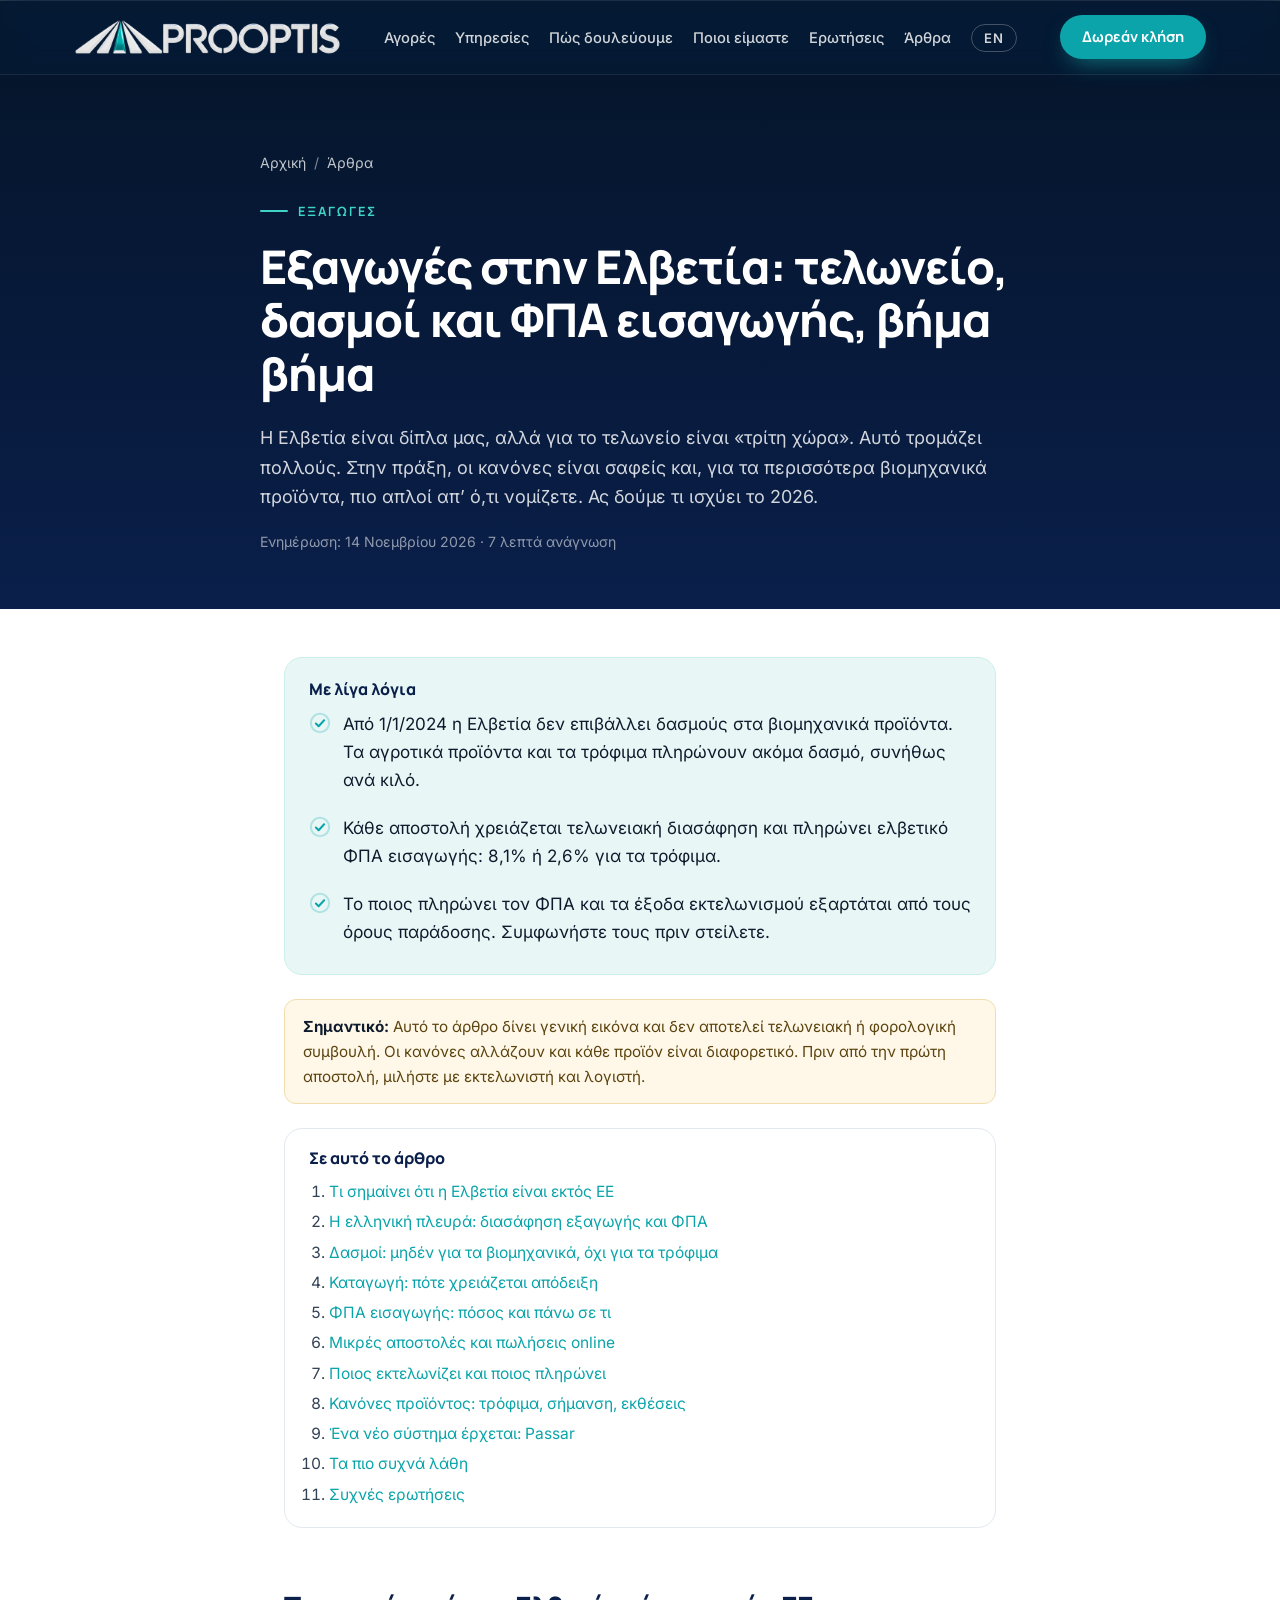
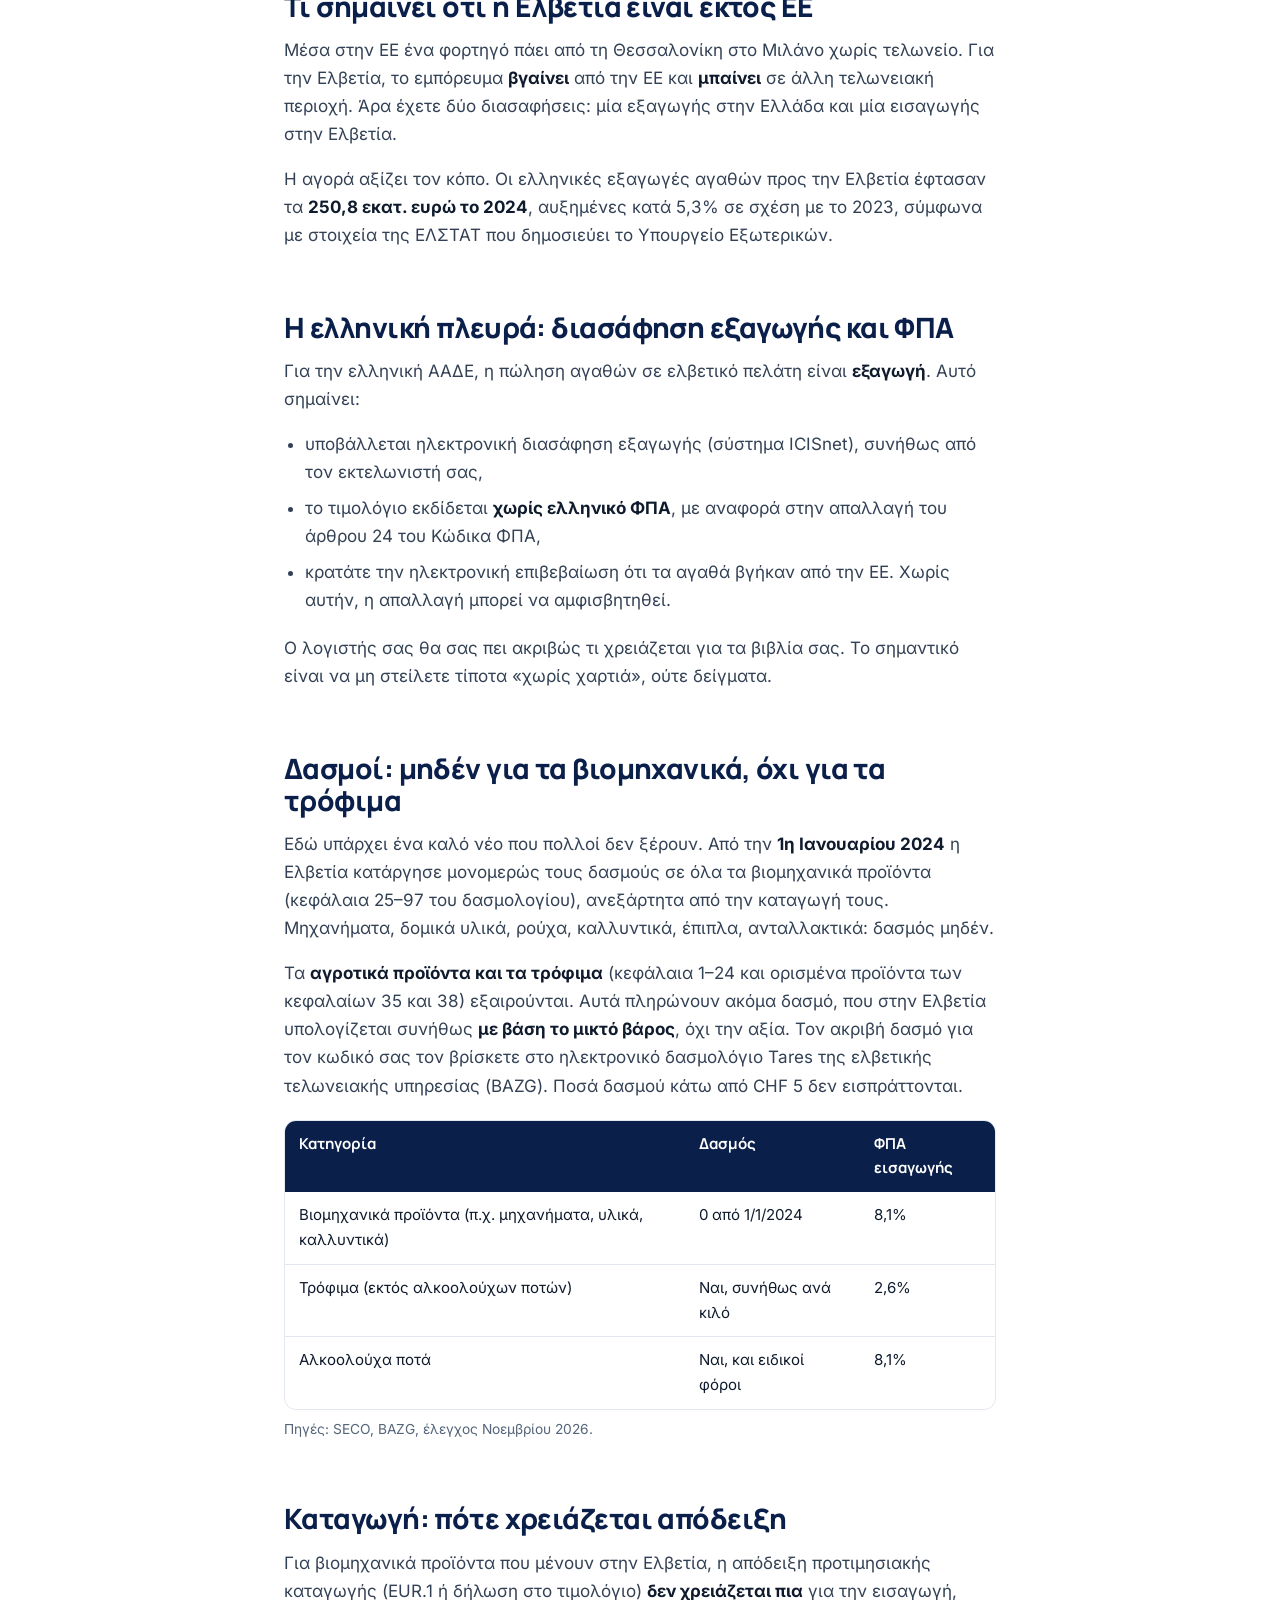
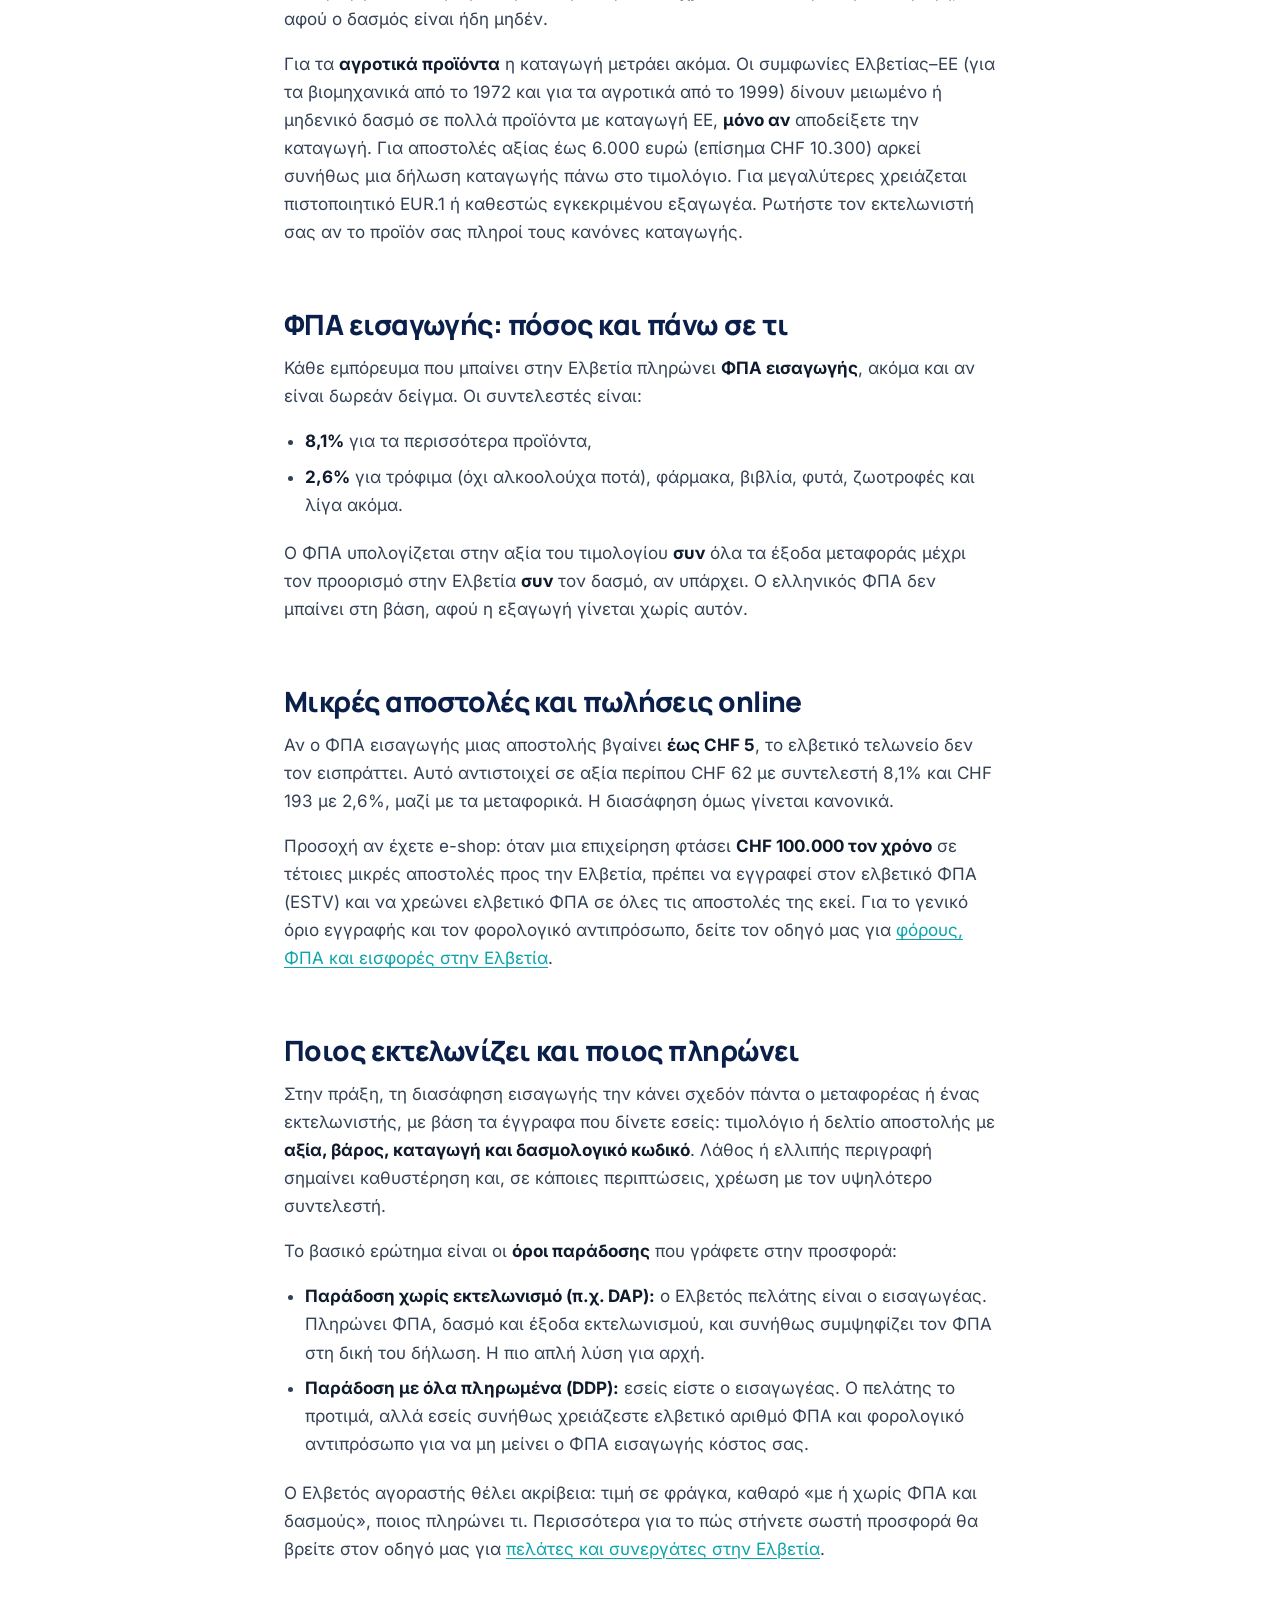
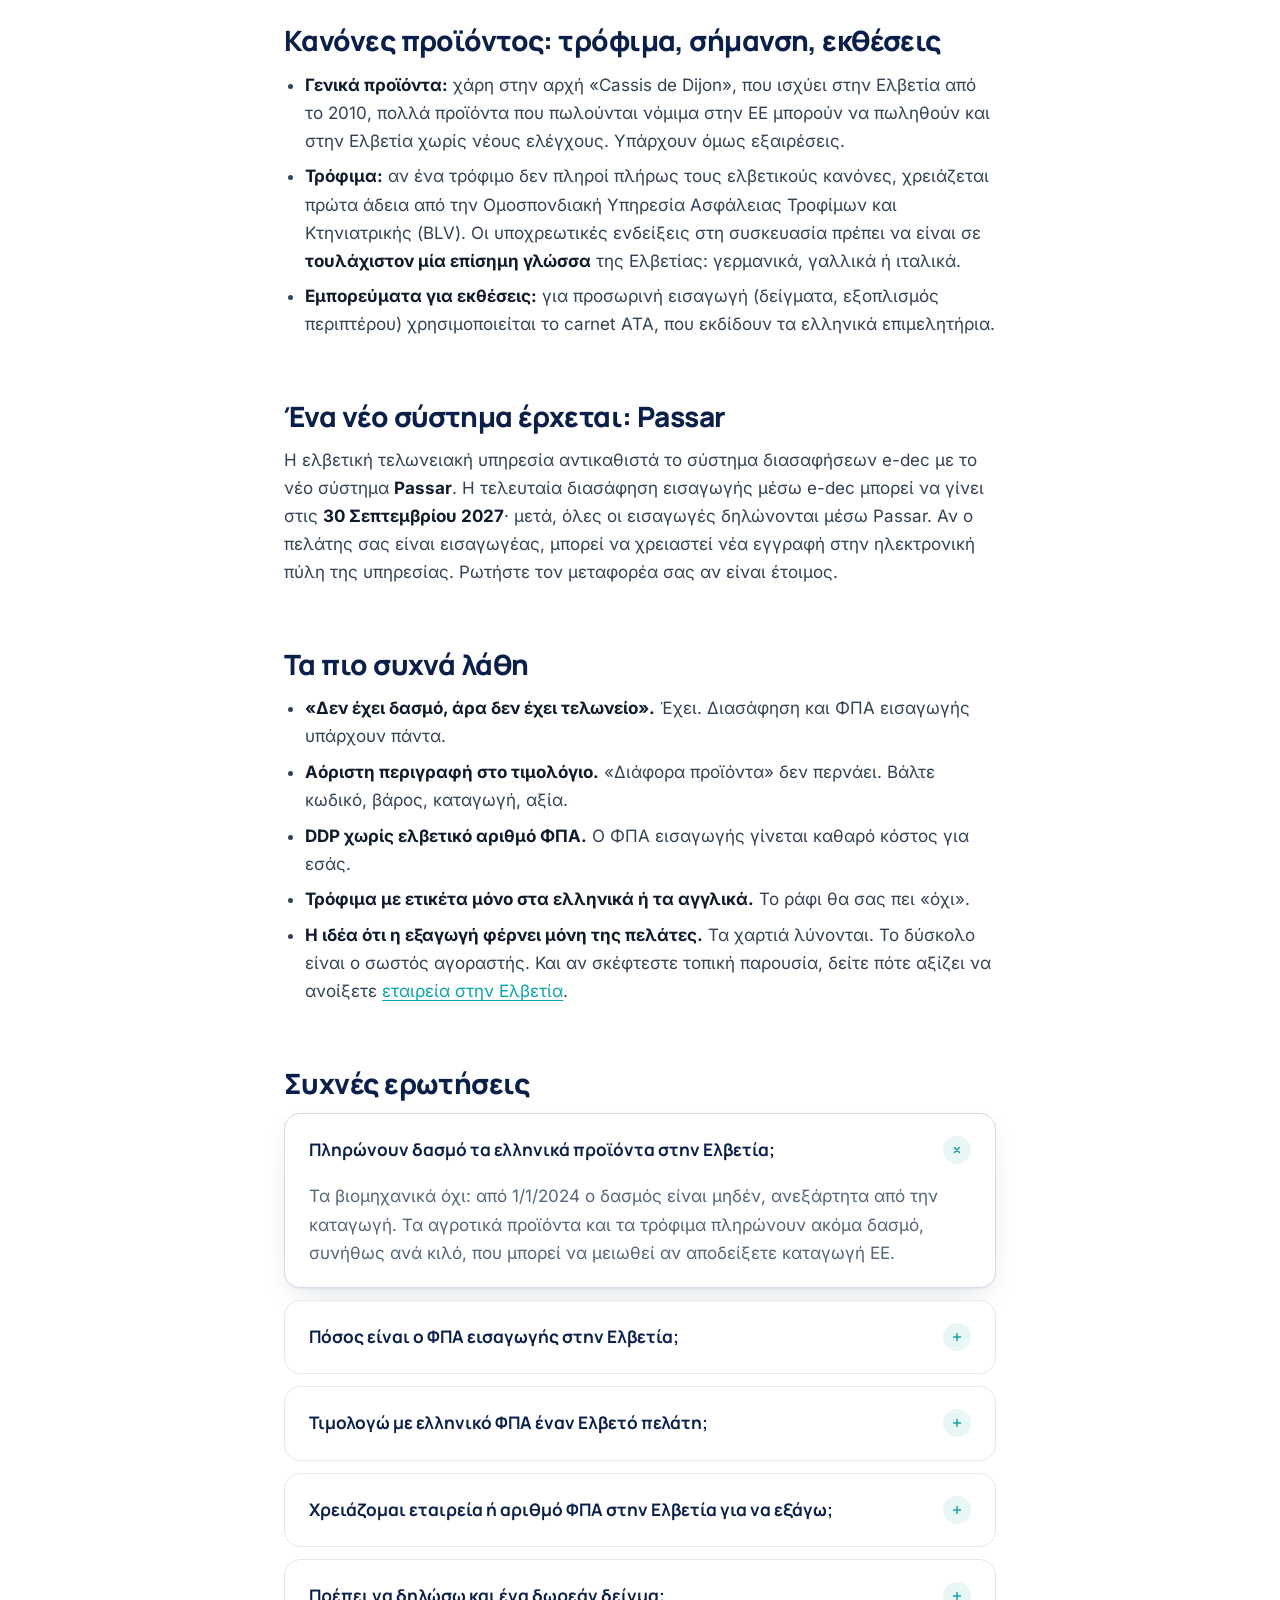
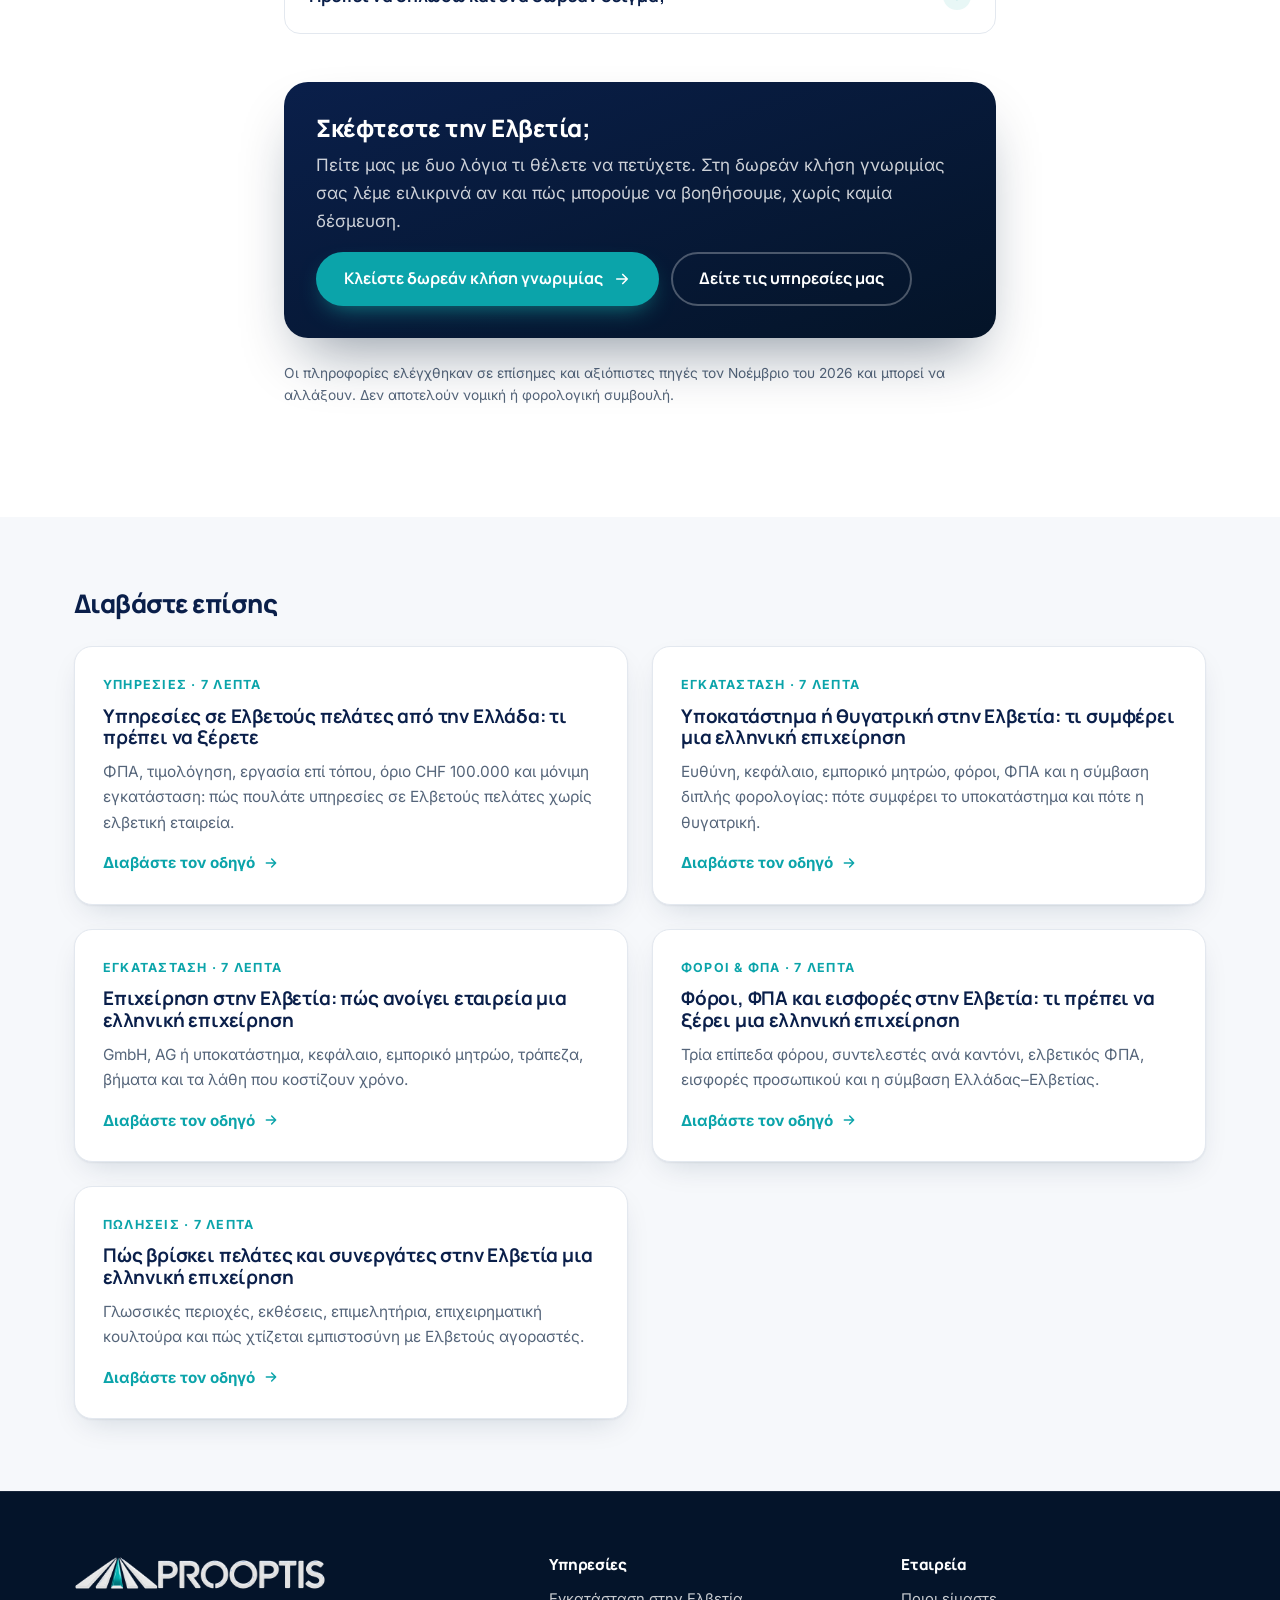
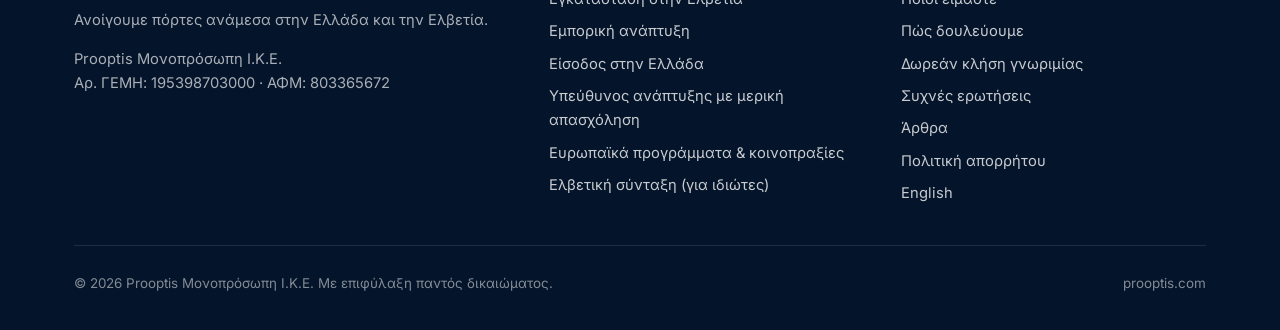
<file: arthra/exagoges-stin-elvetia/index.html>
<!doctype html>
<html lang="el" class="no-js">
<head>
<meta charset="utf-8">
<meta name="viewport" content="width=device-width, initial-scale=1">
<title>Εξαγωγές στην Ελβετία: τελωνείο, δασμοί, ΦΠΑ | Prooptis</title>
<meta name="description" content="Τι αλλάζει επειδή η Ελβετία είναι εκτός ΕΕ: διασάφηση, δασμοί (μηδέν στα βιομηχανικά), ΦΠΑ εισαγωγής 8,1%/2,6%, καταγωγή, τρόφιμα. Οδηγός 2026.">
<link rel="canonical" href="https://prooptis.com/arthra/exagoges-stin-elvetia/">
<link rel="alternate" hreflang="el" href="https://prooptis.com/arthra/exagoges-stin-elvetia/">
<link rel="alternate" hreflang="x-default" href="https://prooptis.com/arthra/exagoges-stin-elvetia/">
<meta name="robots" content="index, follow, max-image-preview:large">
<meta name="theme-color" content="#0B2545">
<meta property="og:type" content="article">
<meta property="og:site_name" content="Prooptis">
<meta property="og:locale" content="el_GR">
<meta property="og:title" content="Εξαγωγές στην Ελβετία: τελωνείο, δασμοί, ΦΠΑ | Prooptis">
<meta property="og:description" content="Τι αλλάζει επειδή η Ελβετία είναι εκτός ΕΕ: διασάφηση, δασμοί (μηδέν στα βιομηχανικά), ΦΠΑ εισαγωγής 8,1%/2,6%, καταγωγή, τρόφιμα. Οδηγός 2026.">
<meta property="og:url" content="https://prooptis.com/arthra/exagoges-stin-elvetia/">
<meta property="og:image" content="https://prooptis.com/assets/img/og-image.png">
<meta property="og:image:width" content="1200">
<meta property="og:image:height" content="630">
<meta name="twitter:card" content="summary_large_image">
<link rel="icon" href="/assets/favicon.png" type="image/png" sizes="64x64">
<link rel="icon" href="/assets/favicon-32.png" type="image/png" sizes="32x32">
<link rel="apple-touch-icon" href="/assets/img/apple-touch-icon.png">
<link rel="preload" href="/assets/fonts/manrope-greek.woff2" as="font" type="font/woff2" crossorigin>
<link rel="preload" href="/assets/fonts/inter-greek.woff2" as="font" type="font/woff2" crossorigin>
<link rel="stylesheet" href="/assets/css/style.css?v=20261119">
<script type="application/ld+json">
{
 "@context": "https://schema.org",
 "@graph": [
  {
   "@type": "Organization",
   "@id": "https://prooptis.com/#organization",
   "name": "Prooptis",
   "url": "https://prooptis.com/",
   "logo": {
    "@type": "ImageObject",
    "url": "https://prooptis.com/assets/img/logo.png"
   }
  },
  {
   "@type": "WebSite",
   "@id": "https://prooptis.com/#website",
   "url": "https://prooptis.com/",
   "name": "Prooptis",
   "publisher": {
    "@id": "https://prooptis.com/#organization"
   }
  },
  {
   "@type": "WebPage",
   "@id": "https://prooptis.com/arthra/exagoges-stin-elvetia/#webpage",
   "url": "https://prooptis.com/arthra/exagoges-stin-elvetia/",
   "name": "Εξαγωγές στην Ελβετία: τελωνείο, δασμοί, ΦΠΑ | Prooptis",
   "description": "Τι αλλάζει επειδή η Ελβετία είναι εκτός ΕΕ: διασάφηση, δασμοί (μηδέν στα βιομηχανικά), ΦΠΑ εισαγωγής 8,1%/2,6%, καταγωγή, τρόφιμα. Οδηγός 2026.",
   "inLanguage": "el",
   "isPartOf": {
    "@id": "https://prooptis.com/#website"
   },
   "breadcrumb": {
    "@id": "https://prooptis.com/arthra/exagoges-stin-elvetia/#breadcrumb"
   }
  },
  {
   "@type": "Article",
   "@id": "https://prooptis.com/arthra/exagoges-stin-elvetia/#article",
   "headline": "Εξαγωγές στην Ελβετία: τελωνείο, δασμοί και ΦΠΑ εισαγωγής, βήμα βήμα",
   "description": "Τι αλλάζει επειδή η Ελβετία είναι εκτός ΕΕ: διασάφηση, δασμοί (μηδέν στα βιομηχανικά), ΦΠΑ εισαγωγής 8,1%/2,6%, καταγωγή, τρόφιμα. Οδηγός 2026.",
   "image": "https://prooptis.com/assets/img/og-image.png",
   "datePublished": "2026-11-14",
   "dateModified": "2026-11-14",
   "inLanguage": "el",
   "articleSection": "Εξαγωγές",
   "wordCount": 1364,
   "author": {
    "@type": "Organization",
    "name": "Prooptis",
    "url": "https://prooptis.com/"
   },
   "publisher": {
    "@id": "https://prooptis.com/#organization"
   },
   "mainEntityOfPage": {
    "@id": "https://prooptis.com/arthra/exagoges-stin-elvetia/#webpage"
   },
   "isPartOf": {
    "@id": "https://prooptis.com/#website"
   },
   "about": [
    {
     "@type": "Country",
     "name": "Switzerland"
    }
   ]
  },
  {
   "@type": "BreadcrumbList",
   "@id": "https://prooptis.com/arthra/exagoges-stin-elvetia/#breadcrumb",
   "itemListElement": [
    {
     "@type": "ListItem",
     "position": 1,
     "name": "Αρχική",
     "item": "https://prooptis.com/"
    },
    {
     "@type": "ListItem",
     "position": 2,
     "name": "Άρθρα",
     "item": "https://prooptis.com/arthra/"
    },
    {
     "@type": "ListItem",
     "position": 3,
     "name": "Εξαγωγές στην Ελβετία: τελωνείο, δασμοί και ΦΠΑ εισαγωγής, βήμα βήμα",
     "item": "https://prooptis.com/arthra/exagoges-stin-elvetia/"
    }
   ]
  },
  {
   "@type": "FAQPage",
   "@id": "https://prooptis.com/arthra/exagoges-stin-elvetia/#faq",
   "mainEntity": [
    {
     "@type": "Question",
     "name": "Πληρώνουν δασμό τα ελληνικά προϊόντα στην Ελβετία;",
     "acceptedAnswer": {
      "@type": "Answer",
      "text": "Τα βιομηχανικά όχι: από 1/1/2024 ο δασμός είναι μηδέν, ανεξάρτητα από την καταγωγή. Τα αγροτικά προϊόντα και τα τρόφιμα πληρώνουν ακόμα δασμό, συνήθως ανά κιλό, που μπορεί να μειωθεί αν αποδείξετε καταγωγή ΕΕ."
     }
    },
    {
     "@type": "Question",
     "name": "Πόσος είναι ο ΦΠΑ εισαγωγής στην Ελβετία;",
     "acceptedAnswer": {
      "@type": "Answer",
      "text": "8,1% για τα περισσότερα προϊόντα και 2,6% για τρόφιμα (εκτός αλκοολούχων ποτών), φάρμακα και βιβλία. Υπολογίζεται στην αξία μαζί με τα μεταφορικά μέχρι τον προορισμό και τον δασμό."
     }
    },
    {
     "@type": "Question",
     "name": "Τιμολογώ με ελληνικό ΦΠΑ έναν Ελβετό πελάτη;",
     "acceptedAnswer": {
      "@type": "Answer",
      "text": "Για αγαθά που φεύγουν από την ΕΕ, συνήθως όχι: η εξαγωγή απαλλάσσεται από τον ελληνικό ΦΠΑ, εφόσον υπάρχει διασάφηση εξαγωγής και απόδειξη εξόδου. Επιβεβαιώστε με τον λογιστή σας."
     }
    },
    {
     "@type": "Question",
     "name": "Χρειάζομαι εταιρεία ή αριθμό ΦΠΑ στην Ελβετία για να εξάγω;",
     "acceptedAnswer": {
      "@type": "Answer",
      "text": "Όχι απαραίτητα. Αν ο πελάτης είναι ο εισαγωγέας, μπορείτε να πουλάτε από την Ελλάδα. Ελβετικός αριθμός ΦΠΑ χρειάζεται συνήθως αν παραδίδετε με όλα πληρωμένα (DDP) ή αν περάσετε τα όρια του ελβετικού ΦΠΑ."
     }
    },
    {
     "@type": "Question",
     "name": "Πρέπει να δηλώσω και ένα δωρεάν δείγμα;",
     "acceptedAnswer": {
      "@type": "Answer",
      "text": "Ναι. Κάθε εμπόρευμα δηλώνεται, ακόμα και χωρίς χρέωση. Αν ο ΦΠΑ που προκύπτει είναι έως CHF 5, δεν εισπράττεται."
     }
    }
   ]
  }
 ]
}
</script>
<meta property="article:published_time" content="2026-11-14">
</head>
<body>
<a class="skip" href="#main">Μετάβαση στο περιεχόμενο</a>
<header class="site-header">
  <nav class="container nav" aria-label="Μενού">
    <a class="brand" href="/" aria-label="Prooptis"><img src="/assets/img/logo-light.png" alt="Prooptis" width="297" height="40"></a>
    <ul class="nav-links" id="nav-links"><li><a href="/#giati-elvetia">Αγορές</a></li><li><a href="/#ypiresies">Υπηρεσίες</a></li><li><a href="/#pos-doulevoume">Πώς δουλεύουμε</a></li><li><a href="/#poioi-eimaste">Ποιοι είμαστε</a></li><li><a href="/#faq">Ερωτήσεις</a></li><li><a href="/arthra/">Άρθρα</a></li><li><a class="lang" href="/en/" hreflang="en" lang="en" title="English">EN</a></li></ul>
    <a class="btn btn-primary nav-cta" href="/#epikoinonia">Δωρεάν κλήση</a>
    <button class="nav-toggle" type="button" aria-expanded="false" aria-controls="nav-links" aria-label="Μενού"><svg viewBox="0 0 24 24" fill="none" stroke="currentColor" stroke-width="2" stroke-linecap="round" aria-hidden="true"><path d="M4 7h16M4 12h16M4 17h16"/></svg></button>
  </nav>
</header>
<main id="main">
  <section class="page-hero article-hero">
    <div class="container narrow">
      <nav class="crumbs" aria-label="Διαδρομή"><a href="/">Αρχική</a><span aria-hidden="true">/</span><a href="/arthra/">Άρθρα</a></nav>
      <div class="eyebrow">Εξαγωγές</div>
      <h1>Εξαγωγές στην Ελβετία: τελωνείο, δασμοί και ΦΠΑ εισαγωγής, βήμα βήμα</h1>
      <p class="lead">Η Ελβετία είναι δίπλα μας, αλλά για το τελωνείο είναι «τρίτη χώρα». Αυτό τρομάζει πολλούς. Στην πράξη, οι κανόνες είναι σαφείς και, για τα περισσότερα βιομηχανικά προϊόντα, πιο απλοί απ’ ό,τι νομίζετε. Ας δούμε τι ισχύει το 2026.</p>
      <p class="meta"><time datetime="2026-11-14">Ενημέρωση: 14 Νοεμβρίου 2026</time> · 7 λεπτά ανάγνωση</p>
    </div>
  </section>
  <article class="prose article">
    <div class="summary-box"><h2 class="summary-title">Με λίγα λόγια</h2><ul class="checks"><li><svg viewBox="0 0 24 24" fill="none" stroke="currentColor" stroke-width="2.2" stroke-linecap="round" stroke-linejoin="round" aria-hidden="true"><circle cx="12" cy="12" r="10" stroke-opacity=".25"/><path d="m7.5 12.5 3 3 6-6.5"/></svg><span>Από 1/1/2024 η Ελβετία δεν επιβάλλει δασμούς στα βιομηχανικά προϊόντα. Τα αγροτικά προϊόντα και τα τρόφιμα πληρώνουν ακόμα δασμό, συνήθως ανά κιλό.</span></li><li><svg viewBox="0 0 24 24" fill="none" stroke="currentColor" stroke-width="2.2" stroke-linecap="round" stroke-linejoin="round" aria-hidden="true"><circle cx="12" cy="12" r="10" stroke-opacity=".25"/><path d="m7.5 12.5 3 3 6-6.5"/></svg><span>Κάθε αποστολή χρειάζεται τελωνειακή διασάφηση και πληρώνει ελβετικό ΦΠΑ εισαγωγής: 8,1% ή 2,6% για τα τρόφιμα.</span></li><li><svg viewBox="0 0 24 24" fill="none" stroke="currentColor" stroke-width="2.2" stroke-linecap="round" stroke-linejoin="round" aria-hidden="true"><circle cx="12" cy="12" r="10" stroke-opacity=".25"/><path d="m7.5 12.5 3 3 6-6.5"/></svg><span>Το ποιος πληρώνει τον ΦΠΑ και τα έξοδα εκτελωνισμού εξαρτάται από τους όρους παράδοσης. Συμφωνήστε τους πριν στείλετε.</span></li></ul></div>
    <p class="disclaimer"><strong>Σημαντικό:</strong> Αυτό το άρθρο δίνει γενική εικόνα και δεν αποτελεί τελωνειακή ή φορολογική συμβουλή. Οι κανόνες αλλάζουν και κάθε προϊόν είναι διαφορετικό. Πριν από την πρώτη αποστολή, μιλήστε με εκτελωνιστή και λογιστή.</p>
    <nav class="toc" aria-label="Περιεχόμενα"><h2 class="toc-title">Σε αυτό το άρθρο</h2><ol><li><a href="#ektos-ee">Τι σημαίνει ότι η Ελβετία είναι εκτός ΕΕ</a></li><li><a href="#elliniki-pleura">Η ελληνική πλευρά: διασάφηση εξαγωγής και ΦΠΑ</a></li><li><a href="#dasmoi">Δασμοί: μηδέν για τα βιομηχανικά, όχι για τα τρόφιμα</a></li><li><a href="#katagogi">Καταγωγή: πότε χρειάζεται απόδειξη</a></li><li><a href="#fpa-eisagogis">ΦΠΑ εισαγωγής: πόσος και πάνω σε τι</a></li><li><a href="#mikres-apostoles">Μικρές αποστολές και πωλήσεις online</a></li><li><a href="#poios-plironei">Ποιος εκτελωνίζει και ποιος πληρώνει</a></li><li><a href="#kanones">Κανόνες προϊόντος: τρόφιμα, σήμανση, εκθέσεις</a></li><li><a href="#passar">Ένα νέο σύστημα έρχεται: Passar</a></li><li><a href="#lathi">Τα πιο συχνά λάθη</a></li><li><a href="#faq">Συχνές ερωτήσεις</a></li></ol></nav>
    
<h2 id="ektos-ee">Τι σημαίνει ότι η Ελβετία είναι εκτός ΕΕ</h2>
<p>Μέσα στην ΕΕ ένα φορτηγό πάει από τη Θεσσαλονίκη στο Μιλάνο χωρίς τελωνείο. Για την Ελβετία, το εμπόρευμα <strong>βγαίνει</strong> από την ΕΕ και <strong>μπαίνει</strong> σε άλλη τελωνειακή περιοχή. Άρα έχετε δύο διασαφήσεις: μία εξαγωγής στην Ελλάδα και μία εισαγωγής στην Ελβετία.</p>
<p>Η αγορά αξίζει τον κόπο. Οι ελληνικές εξαγωγές αγαθών προς την Ελβετία έφτασαν τα <strong>250,8 εκατ. ευρώ το 2024</strong>, αυξημένες κατά 5,3% σε σχέση με το 2023, σύμφωνα με στοιχεία της ΕΛΣΤΑΤ που δημοσιεύει το Υπουργείο Εξωτερικών.</p>

<h2 id="elliniki-pleura">Η ελληνική πλευρά: διασάφηση εξαγωγής και ΦΠΑ</h2>
<p>Για την ελληνική ΑΑΔΕ, η πώληση αγαθών σε ελβετικό πελάτη είναι <strong>εξαγωγή</strong>. Αυτό σημαίνει:</p>
<ul>
<li>υποβάλλεται ηλεκτρονική διασάφηση εξαγωγής (σύστημα ICISnet), συνήθως από τον εκτελωνιστή σας,</li>
<li>το τιμολόγιο εκδίδεται <strong>χωρίς ελληνικό ΦΠΑ</strong>, με αναφορά στην απαλλαγή του άρθρου 24 του Κώδικα ΦΠΑ,</li>
<li>κρατάτε την ηλεκτρονική επιβεβαίωση ότι τα αγαθά βγήκαν από την ΕΕ. Χωρίς αυτήν, η απαλλαγή μπορεί να αμφισβητηθεί.</li>
</ul>
<p>Ο λογιστής σας θα σας πει ακριβώς τι χρειάζεται για τα βιβλία σας. Το σημαντικό είναι να μη στείλετε τίποτα «χωρίς χαρτιά», ούτε δείγματα.</p>

<h2 id="dasmoi">Δασμοί: μηδέν για τα βιομηχανικά, όχι για τα τρόφιμα</h2>
<p>Εδώ υπάρχει ένα καλό νέο που πολλοί δεν ξέρουν. Από την <strong>1η Ιανουαρίου 2024</strong> η Ελβετία κατάργησε μονομερώς τους δασμούς σε όλα τα βιομηχανικά προϊόντα (κεφάλαια 25–97 του δασμολογίου), ανεξάρτητα από την καταγωγή τους. Μηχανήματα, δομικά υλικά, ρούχα, καλλυντικά, έπιπλα, ανταλλακτικά: δασμός μηδέν.</p>
<p>Τα <strong>αγροτικά προϊόντα και τα τρόφιμα</strong> (κεφάλαια 1–24 και ορισμένα προϊόντα των κεφαλαίων 35 και 38) εξαιρούνται. Αυτά πληρώνουν ακόμα δασμό, που στην Ελβετία υπολογίζεται συνήθως <strong>με βάση το μικτό βάρος</strong>, όχι την αξία. Τον ακριβή δασμό για τον κωδικό σας τον βρίσκετε στο ηλεκτρονικό δασμολόγιο Tares της ελβετικής τελωνειακής υπηρεσίας (BAZG). Ποσά δασμού κάτω από CHF 5 δεν εισπράττονται.</p>
<div class="table-wrap"><table>
<thead><tr><th>Κατηγορία</th><th>Δασμός</th><th>ΦΠΑ εισαγωγής</th></tr></thead>
<tbody>
<tr><td>Βιομηχανικά προϊόντα (π.χ. μηχανήματα, υλικά, καλλυντικά)</td><td>0 από 1/1/2024</td><td>8,1%</td></tr>
<tr><td>Τρόφιμα (εκτός αλκοολούχων ποτών)</td><td>Ναι, συνήθως ανά κιλό</td><td>2,6%</td></tr>
<tr><td>Αλκοολούχα ποτά</td><td>Ναι, και ειδικοί φόροι</td><td>8,1%</td></tr>
</tbody></table></div>
<p class="small">Πηγές: SECO, BAZG, έλεγχος Νοεμβρίου 2026.</p>

<h2 id="katagogi">Καταγωγή: πότε χρειάζεται απόδειξη</h2>
<p>Για βιομηχανικά προϊόντα που μένουν στην Ελβετία, η απόδειξη προτιμησιακής καταγωγής (EUR.1 ή δήλωση στο τιμολόγιο) <strong>δεν χρειάζεται πια</strong> για την εισαγωγή, αφού ο δασμός είναι ήδη μηδέν.</p>
<p>Για τα <strong>αγροτικά προϊόντα</strong> η καταγωγή μετράει ακόμα. Οι συμφωνίες Ελβετίας–ΕΕ (για τα βιομηχανικά από το 1972 και για τα αγροτικά από το 1999) δίνουν μειωμένο ή μηδενικό δασμό σε πολλά προϊόντα με καταγωγή ΕΕ, <strong>μόνο αν</strong> αποδείξετε την καταγωγή. Για αποστολές αξίας έως 6.000 ευρώ (επίσημα CHF 10.300) αρκεί συνήθως μια δήλωση καταγωγής πάνω στο τιμολόγιο. Για μεγαλύτερες χρειάζεται πιστοποιητικό EUR.1 ή καθεστώς εγκεκριμένου εξαγωγέα. Ρωτήστε τον εκτελωνιστή σας αν το προϊόν σας πληροί τους κανόνες καταγωγής.</p>

<h2 id="fpa-eisagogis">ΦΠΑ εισαγωγής: πόσος και πάνω σε τι</h2>
<p>Κάθε εμπόρευμα που μπαίνει στην Ελβετία πληρώνει <strong>ΦΠΑ εισαγωγής</strong>, ακόμα και αν είναι δωρεάν δείγμα. Οι συντελεστές είναι:</p>
<ul>
<li><strong>8,1%</strong> για τα περισσότερα προϊόντα,</li>
<li><strong>2,6%</strong> για τρόφιμα (όχι αλκοολούχα ποτά), φάρμακα, βιβλία, φυτά, ζωοτροφές και λίγα ακόμα.</li>
</ul>
<p>Ο ΦΠΑ υπολογίζεται στην αξία του τιμολογίου <strong>συν</strong> όλα τα έξοδα μεταφοράς μέχρι τον προορισμό στην Ελβετία <strong>συν</strong> τον δασμό, αν υπάρχει. Ο ελληνικός ΦΠΑ δεν μπαίνει στη βάση, αφού η εξαγωγή γίνεται χωρίς αυτόν.</p>

<h2 id="mikres-apostoles">Μικρές αποστολές και πωλήσεις online</h2>
<p>Αν ο ΦΠΑ εισαγωγής μιας αποστολής βγαίνει <strong>έως CHF 5</strong>, το ελβετικό τελωνείο δεν τον εισπράττει. Αυτό αντιστοιχεί σε αξία περίπου CHF 62 με συντελεστή 8,1% και CHF 193 με 2,6%, μαζί με τα μεταφορικά. Η διασάφηση όμως γίνεται κανονικά.</p>
<p>Προσοχή αν έχετε e-shop: όταν μια επιχείρηση φτάσει <strong>CHF 100.000 τον χρόνο</strong> σε τέτοιες μικρές αποστολές προς την Ελβετία, πρέπει να εγγραφεί στον ελβετικό ΦΠΑ (ESTV) και να χρεώνει ελβετικό ΦΠΑ σε όλες τις αποστολές της εκεί. Για το γενικό όριο εγγραφής και τον φορολογικό αντιπρόσωπο, δείτε τον οδηγό μας για <a href="/arthra/foroi-fpa-elvetia/">φόρους, ΦΠΑ και εισφορές στην Ελβετία</a>.</p>

<h2 id="poios-plironei">Ποιος εκτελωνίζει και ποιος πληρώνει</h2>
<p>Στην πράξη, τη διασάφηση εισαγωγής την κάνει σχεδόν πάντα ο μεταφορέας ή ένας εκτελωνιστής, με βάση τα έγγραφα που δίνετε εσείς: τιμολόγιο ή δελτίο αποστολής με <strong>αξία, βάρος, καταγωγή και δασμολογικό κωδικό</strong>. Λάθος ή ελλιπής περιγραφή σημαίνει καθυστέρηση και, σε κάποιες περιπτώσεις, χρέωση με τον υψηλότερο συντελεστή.</p>
<p>Το βασικό ερώτημα είναι οι <strong>όροι παράδοσης</strong> που γράφετε στην προσφορά:</p>
<ul>
<li><strong>Παράδοση χωρίς εκτελωνισμό (π.χ. DAP):</strong> ο Ελβετός πελάτης είναι ο εισαγωγέας. Πληρώνει ΦΠΑ, δασμό και έξοδα εκτελωνισμού, και συνήθως συμψηφίζει τον ΦΠΑ στη δική του δήλωση. Η πιο απλή λύση για αρχή.</li>
<li><strong>Παράδοση με όλα πληρωμένα (DDP):</strong> εσείς είστε ο εισαγωγέας. Ο πελάτης το προτιμά, αλλά εσείς συνήθως χρειάζεστε ελβετικό αριθμό ΦΠΑ και φορολογικό αντιπρόσωπο για να μη μείνει ο ΦΠΑ εισαγωγής κόστος σας.</li>
</ul>
<p>Ο Ελβετός αγοραστής θέλει ακρίβεια: τιμή σε φράγκα, καθαρό «με ή χωρίς ΦΠΑ και δασμούς», ποιος πληρώνει τι. Περισσότερα για το πώς στήνετε σωστή προσφορά θα βρείτε στον οδηγό μας για <a href="/arthra/pelates-stin-elvetia/">πελάτες και συνεργάτες στην Ελβετία</a>.</p>

<h2 id="kanones">Κανόνες προϊόντος: τρόφιμα, σήμανση, εκθέσεις</h2>
<ul>
<li><strong>Γενικά προϊόντα:</strong> χάρη στην αρχή «Cassis de Dijon», που ισχύει στην Ελβετία από το 2010, πολλά προϊόντα που πωλούνται νόμιμα στην ΕΕ μπορούν να πωληθούν και στην Ελβετία χωρίς νέους ελέγχους. Υπάρχουν όμως εξαιρέσεις.</li>
<li><strong>Τρόφιμα:</strong> αν ένα τρόφιμο δεν πληροί πλήρως τους ελβετικούς κανόνες, χρειάζεται πρώτα άδεια από την Ομοσπονδιακή Υπηρεσία Ασφάλειας Τροφίμων και Κτηνιατρικής (BLV). Οι υποχρεωτικές ενδείξεις στη συσκευασία πρέπει να είναι σε <strong>τουλάχιστον μία επίσημη γλώσσα</strong> της Ελβετίας: γερμανικά, γαλλικά ή ιταλικά.</li>
<li><strong>Εμπορεύματα για εκθέσεις:</strong> για προσωρινή εισαγωγή (δείγματα, εξοπλισμός περιπτέρου) χρησιμοποιείται το carnet ATA, που εκδίδουν τα ελληνικά επιμελητήρια.</li>
</ul>

<h2 id="passar">Ένα νέο σύστημα έρχεται: Passar</h2>
<p>Η ελβετική τελωνειακή υπηρεσία αντικαθιστά το σύστημα διασαφήσεων e-dec με το νέο σύστημα <strong>Passar</strong>. Η τελευταία διασάφηση εισαγωγής μέσω e-dec μπορεί να γίνει στις <strong>30 Σεπτεμβρίου 2027</strong>· μετά, όλες οι εισαγωγές δηλώνονται μέσω Passar. Αν ο πελάτης σας είναι εισαγωγέας, μπορεί να χρειαστεί νέα εγγραφή στην ηλεκτρονική πύλη της υπηρεσίας. Ρωτήστε τον μεταφορέα σας αν είναι έτοιμος.</p>

<h2 id="lathi">Τα πιο συχνά λάθη</h2>
<ul>
<li><strong>«Δεν έχει δασμό, άρα δεν έχει τελωνείο».</strong> Έχει. Διασάφηση και ΦΠΑ εισαγωγής υπάρχουν πάντα.</li>
<li><strong>Αόριστη περιγραφή στο τιμολόγιο.</strong> «Διάφορα προϊόντα» δεν περνάει. Βάλτε κωδικό, βάρος, καταγωγή, αξία.</li>
<li><strong>DDP χωρίς ελβετικό αριθμό ΦΠΑ.</strong> Ο ΦΠΑ εισαγωγής γίνεται καθαρό κόστος για εσάς.</li>
<li><strong>Τρόφιμα με ετικέτα μόνο στα ελληνικά ή τα αγγλικά.</strong> Το ράφι θα σας πει «όχι».</li>
<li><strong>Η ιδέα ότι η εξαγωγή φέρνει μόνη της πελάτες.</strong> Τα χαρτιά λύνονται. Το δύσκολο είναι ο σωστός αγοραστής. Και αν σκέφτεστε τοπική παρουσία, δείτε πότε αξίζει να ανοίξετε <a href="/arthra/etaireia-stin-elvetia/">εταιρεία στην Ελβετία</a>.</li>
</ul>

    <section id="faq" aria-labelledby="faq-title"><h2 id="faq-title">Συχνές ερωτήσεις</h2><div class="faq"><details open><summary>Πληρώνουν δασμό τα ελληνικά προϊόντα στην Ελβετία;</summary><p>Τα βιομηχανικά όχι: από 1/1/2024 ο δασμός είναι μηδέν, ανεξάρτητα από την καταγωγή. Τα αγροτικά προϊόντα και τα τρόφιμα πληρώνουν ακόμα δασμό, συνήθως ανά κιλό, που μπορεί να μειωθεί αν αποδείξετε καταγωγή ΕΕ.</p></details><details><summary>Πόσος είναι ο ΦΠΑ εισαγωγής στην Ελβετία;</summary><p>8,1% για τα περισσότερα προϊόντα και 2,6% για τρόφιμα (εκτός αλκοολούχων ποτών), φάρμακα και βιβλία. Υπολογίζεται στην αξία μαζί με τα μεταφορικά μέχρι τον προορισμό και τον δασμό.</p></details><details><summary>Τιμολογώ με ελληνικό ΦΠΑ έναν Ελβετό πελάτη;</summary><p>Για αγαθά που φεύγουν από την ΕΕ, συνήθως όχι: η εξαγωγή απαλλάσσεται από τον ελληνικό ΦΠΑ, εφόσον υπάρχει διασάφηση εξαγωγής και απόδειξη εξόδου. Επιβεβαιώστε με τον λογιστή σας.</p></details><details><summary>Χρειάζομαι εταιρεία ή αριθμό ΦΠΑ στην Ελβετία για να εξάγω;</summary><p>Όχι απαραίτητα. Αν ο πελάτης είναι ο εισαγωγέας, μπορείτε να πουλάτε από την Ελλάδα. Ελβετικός αριθμός ΦΠΑ χρειάζεται συνήθως αν παραδίδετε με όλα πληρωμένα (DDP) ή αν περάσετε τα όρια του ελβετικού ΦΠΑ.</p></details><details><summary>Πρέπει να δηλώσω και ένα δωρεάν δείγμα;</summary><p>Ναι. Κάθε εμπόρευμα δηλώνεται, ακόμα και χωρίς χρέωση. Αν ο ΦΠΑ που προκύπτει είναι έως CHF 5, δεν εισπράττεται.</p></details></div></section>
    <aside class="cta-box" aria-label="Επικοινωνία">
  <h2>Σκέφτεστε την Ελβετία;</h2>
  <p>Πείτε μας με δυο λόγια τι θέλετε να πετύχετε. Στη δωρεάν κλήση γνωριμίας σας λέμε ειλικρινά αν και πώς μπορούμε να βοηθήσουμε, χωρίς καμία δέσμευση.</p>
  <div class="cta-actions"><a class="btn btn-primary" href="/#epikoinonia">Κλείστε δωρεάν κλήση γνωριμίας <svg viewBox="0 0 24 24" fill="none" stroke="currentColor" stroke-width="2.2" stroke-linecap="round" stroke-linejoin="round" aria-hidden="true"><path d="M5 12h14M13 6l6 6-6 6"/></svg></a><a class="btn btn-ghost" href="/#ypiresies">Δείτε τις υπηρεσίες μας</a></div>
</aside>
    <p class="small note-end">Οι πληροφορίες ελέγχθηκαν σε επίσημες και αξιόπιστες πηγές τον Νοέμβριο του 2026 και μπορεί να αλλάξουν. Δεν αποτελούν νομική ή φορολογική συμβουλή.</p>
  </article>
  <section class="section alt related" aria-labelledby="rel-title"><div class="container"><h2 id="rel-title">Διαβάστε επίσης</h2><div class="article-grid"><a class="article-card" href="/arthra/ypiresies-gia-elvetous-pelates/">
  <span class="kicker">Υπηρεσίες · 7 λεπτά</span>
  <h3>Υπηρεσίες σε Ελβετούς πελάτες από την Ελλάδα: τι πρέπει να ξέρετε</h3>
  <p>ΦΠΑ, τιμολόγηση, εργασία επί τόπου, όριο CHF 100.000 και μόνιμη εγκατάσταση: πώς πουλάτε υπηρεσίες σε Ελβετούς πελάτες χωρίς ελβετική εταιρεία.</p>
  <span class="more">Διαβάστε τον οδηγό <svg viewBox="0 0 24 24" fill="none" stroke="currentColor" stroke-width="2.2" stroke-linecap="round" stroke-linejoin="round" aria-hidden="true"><path d="M5 12h14M13 6l6 6-6 6"/></svg></span>
</a><a class="article-card" href="/arthra/ypokatastima-i-thygatriki-elvetia/">
  <span class="kicker">Εγκατάσταση · 7 λεπτά</span>
  <h3>Υποκατάστημα ή θυγατρική στην Ελβετία: τι συμφέρει μια ελληνική επιχείρηση</h3>
  <p>Ευθύνη, κεφάλαιο, εμπορικό μητρώο, φόροι, ΦΠΑ και η σύμβαση διπλής φορολογίας: πότε συμφέρει το υποκατάστημα και πότε η θυγατρική.</p>
  <span class="more">Διαβάστε τον οδηγό <svg viewBox="0 0 24 24" fill="none" stroke="currentColor" stroke-width="2.2" stroke-linecap="round" stroke-linejoin="round" aria-hidden="true"><path d="M5 12h14M13 6l6 6-6 6"/></svg></span>
</a><a class="article-card" href="/arthra/etaireia-stin-elvetia/">
  <span class="kicker">Εγκατάσταση · 7 λεπτά</span>
  <h3>Επιχείρηση στην Ελβετία: πώς ανοίγει εταιρεία μια ελληνική επιχείρηση</h3>
  <p>GmbH, AG ή υποκατάστημα, κεφάλαιο, εμπορικό μητρώο, τράπεζα, βήματα και τα λάθη που κοστίζουν χρόνο.</p>
  <span class="more">Διαβάστε τον οδηγό <svg viewBox="0 0 24 24" fill="none" stroke="currentColor" stroke-width="2.2" stroke-linecap="round" stroke-linejoin="round" aria-hidden="true"><path d="M5 12h14M13 6l6 6-6 6"/></svg></span>
</a><a class="article-card" href="/arthra/foroi-fpa-elvetia/">
  <span class="kicker">Φόροι &amp; ΦΠΑ · 7 λεπτά</span>
  <h3>Φόροι, ΦΠΑ και εισφορές στην Ελβετία: τι πρέπει να ξέρει μια ελληνική επιχείρηση</h3>
  <p>Τρία επίπεδα φόρου, συντελεστές ανά καντόνι, ελβετικός ΦΠΑ, εισφορές προσωπικού και η σύμβαση Ελλάδας–Ελβετίας.</p>
  <span class="more">Διαβάστε τον οδηγό <svg viewBox="0 0 24 24" fill="none" stroke="currentColor" stroke-width="2.2" stroke-linecap="round" stroke-linejoin="round" aria-hidden="true"><path d="M5 12h14M13 6l6 6-6 6"/></svg></span>
</a><a class="article-card" href="/arthra/pelates-stin-elvetia/">
  <span class="kicker">Πωλήσεις · 7 λεπτά</span>
  <h3>Πώς βρίσκει πελάτες και συνεργάτες στην Ελβετία μια ελληνική επιχείρηση</h3>
  <p>Γλωσσικές περιοχές, εκθέσεις, επιμελητήρια, επιχειρηματική κουλτούρα και πώς χτίζεται εμπιστοσύνη με Ελβετούς αγοραστές.</p>
  <span class="more">Διαβάστε τον οδηγό <svg viewBox="0 0 24 24" fill="none" stroke="currentColor" stroke-width="2.2" stroke-linecap="round" stroke-linejoin="round" aria-hidden="true"><path d="M5 12h14M13 6l6 6-6 6"/></svg></span>
</a></div></div></section>
</main>
<footer class="site-footer">
  <div class="container">
    <div class="footer-grid">
      <div>
        <img src="/assets/img/logo-light.png" alt="Prooptis" width="297" height="40" loading="lazy">
        <p>Ανοίγουμε πόρτες ανάμεσα στην Ελλάδα και την Ελβετία.</p>
        <p>Prooptis Μονοπρόσωπη Ι.Κ.Ε.<br>Αρ. ΓΕΜΗ: 195398703000 · ΑΦΜ: 803365672</p>
      </div>
      <div><h4>Υπηρεσίες</h4><ul><li><a href="/#service-1">Εγκατάσταση στην Ελβετία</a></li><li><a href="/#service-2">Εμπορική ανάπτυξη</a></li><li><a href="/#service-3">Είσοδος στην Ελλάδα</a></li><li><a href="/#service-4">Υπεύθυνος ανάπτυξης με μερική απασχόληση</a></li><li><a href="/#service-5">Ευρωπαϊκά προγράμματα &amp; κοινοπραξίες</a></li><li><a href="/elvetiki-syntaxi/">Ελβετική σύνταξη (για ιδιώτες)</a></li></ul></div>
      <div><h4>Εταιρεία</h4><ul><li><a href="/#poioi-eimaste">Ποιοι είμαστε</a></li><li><a href="/#pos-doulevoume">Πώς δουλεύουμε</a></li><li><a href="/#epikoinonia">Δωρεάν κλήση γνωριμίας</a></li><li><a href="/#faq">Συχνές ερωτήσεις</a></li><li><a href="/arthra/">Άρθρα</a></li><li><a href="/privacy/">Πολιτική απορρήτου</a></li><li><a href="/en/">English</a></li></ul></div>
    </div>
    <div class="legal"><span>© <span data-year>2026</span> Prooptis Μονοπρόσωπη Ι.Κ.Ε. Με επιφύλαξη παντός δικαιώματος.</span><span>prooptis.com</span></div>
  </div>
</footer>
<script src="/assets/js/main.js?v=20261119" defer></script>
<script data-goatcounter="https://prooptis.goatcounter.com/count" async src="//gc.zgo.at/count.js"></script>
</body>
</html>
</file>
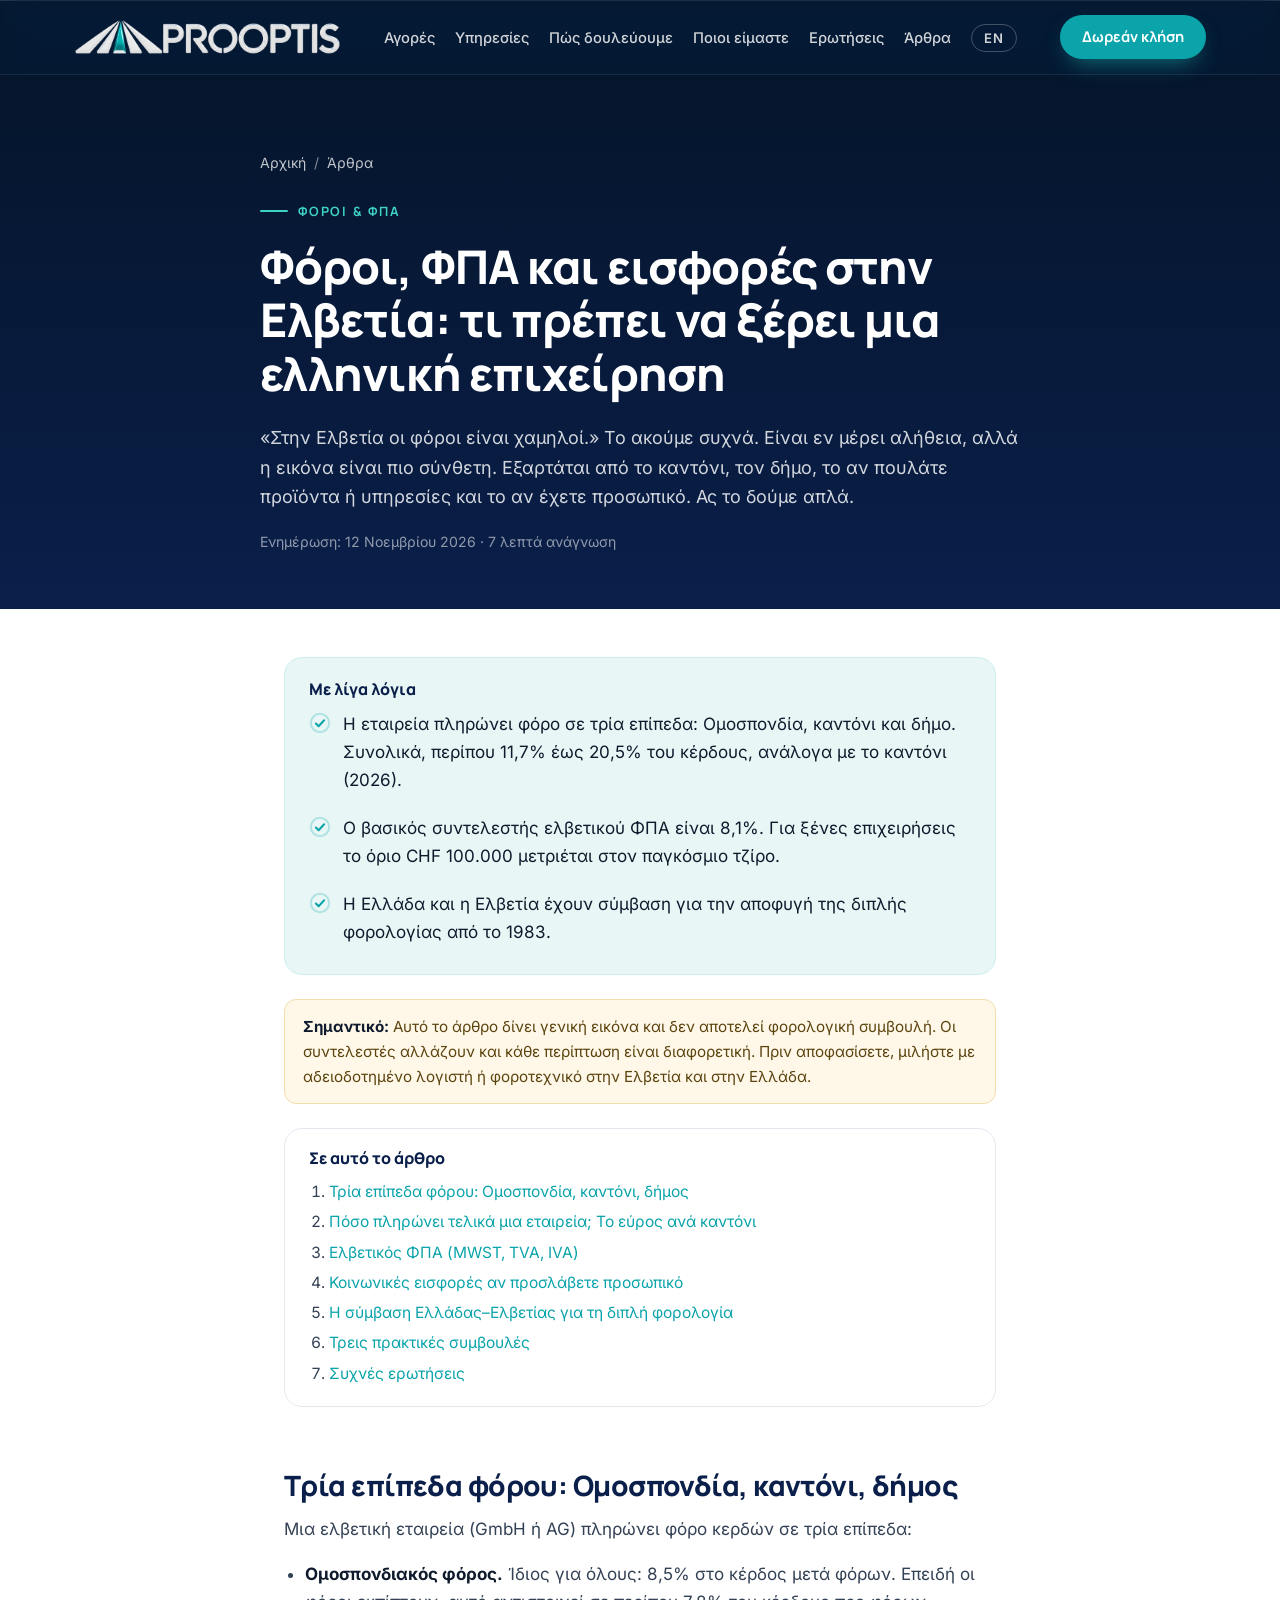
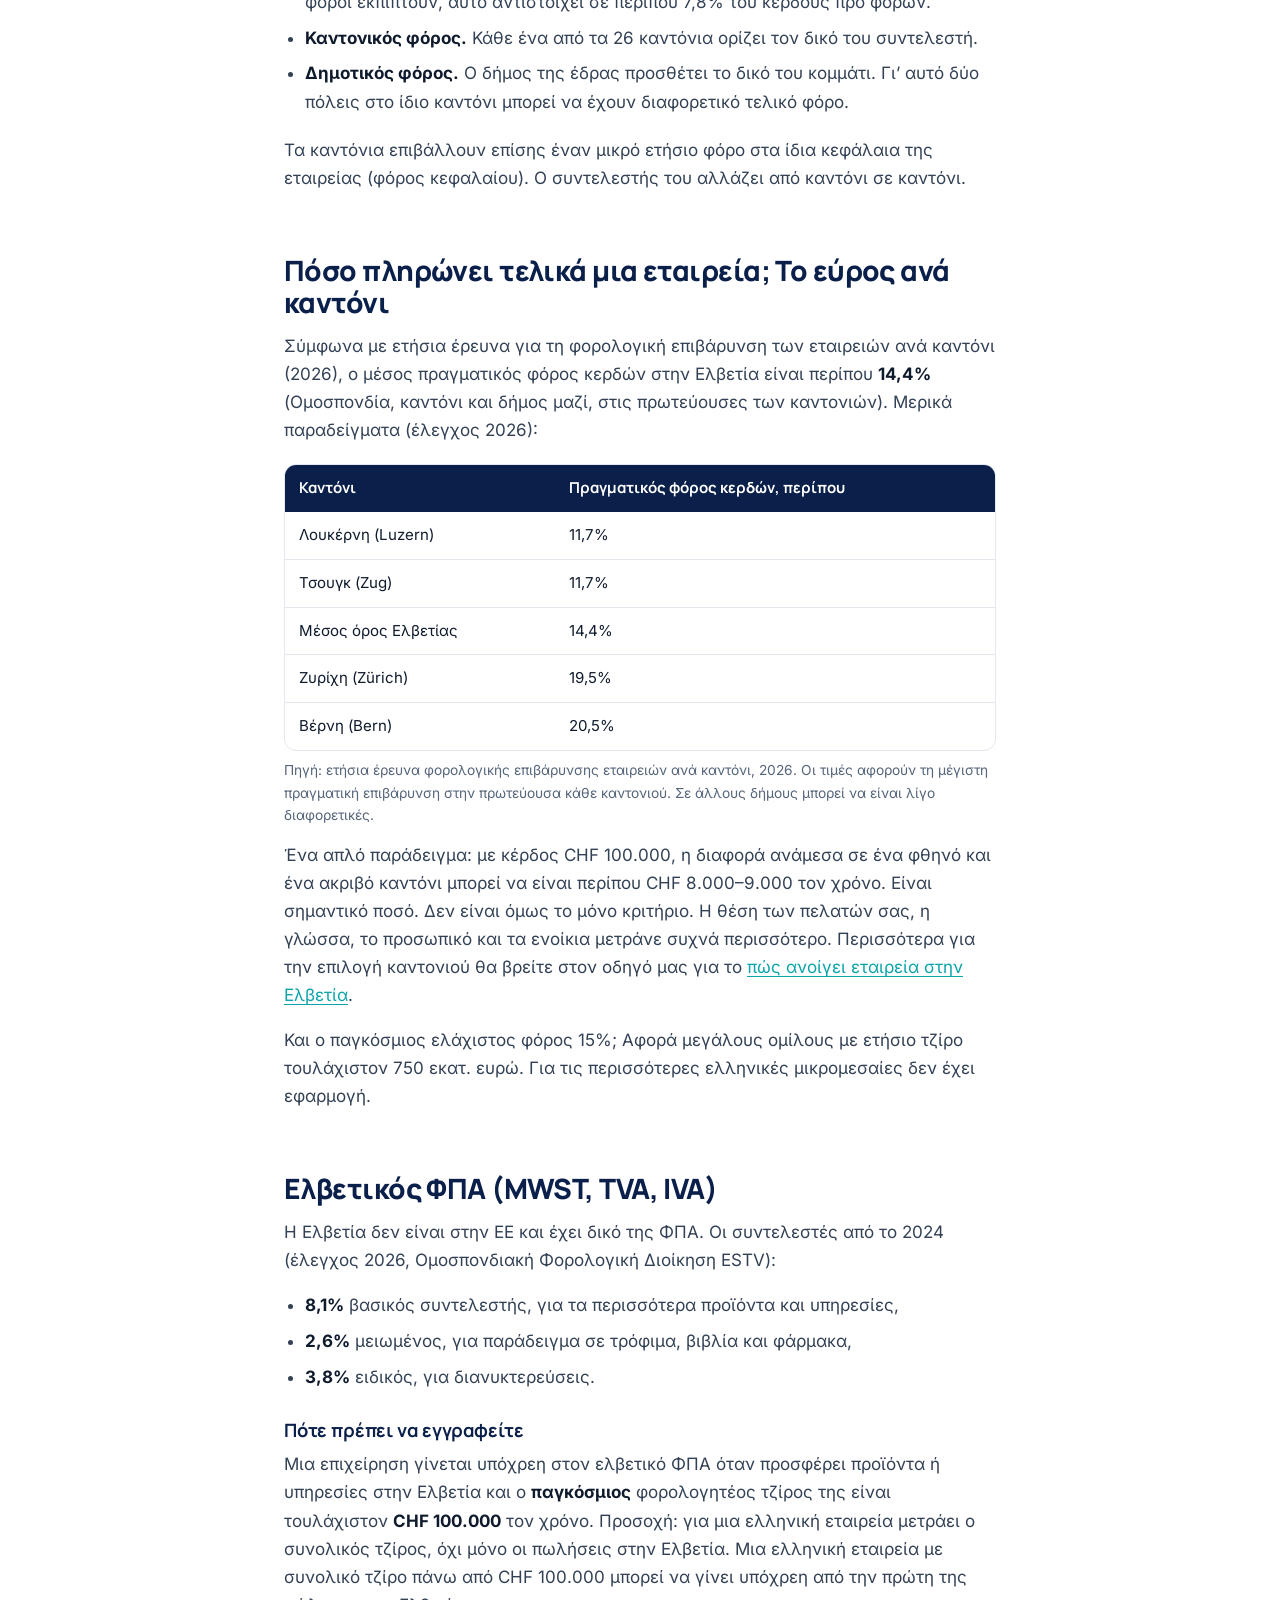
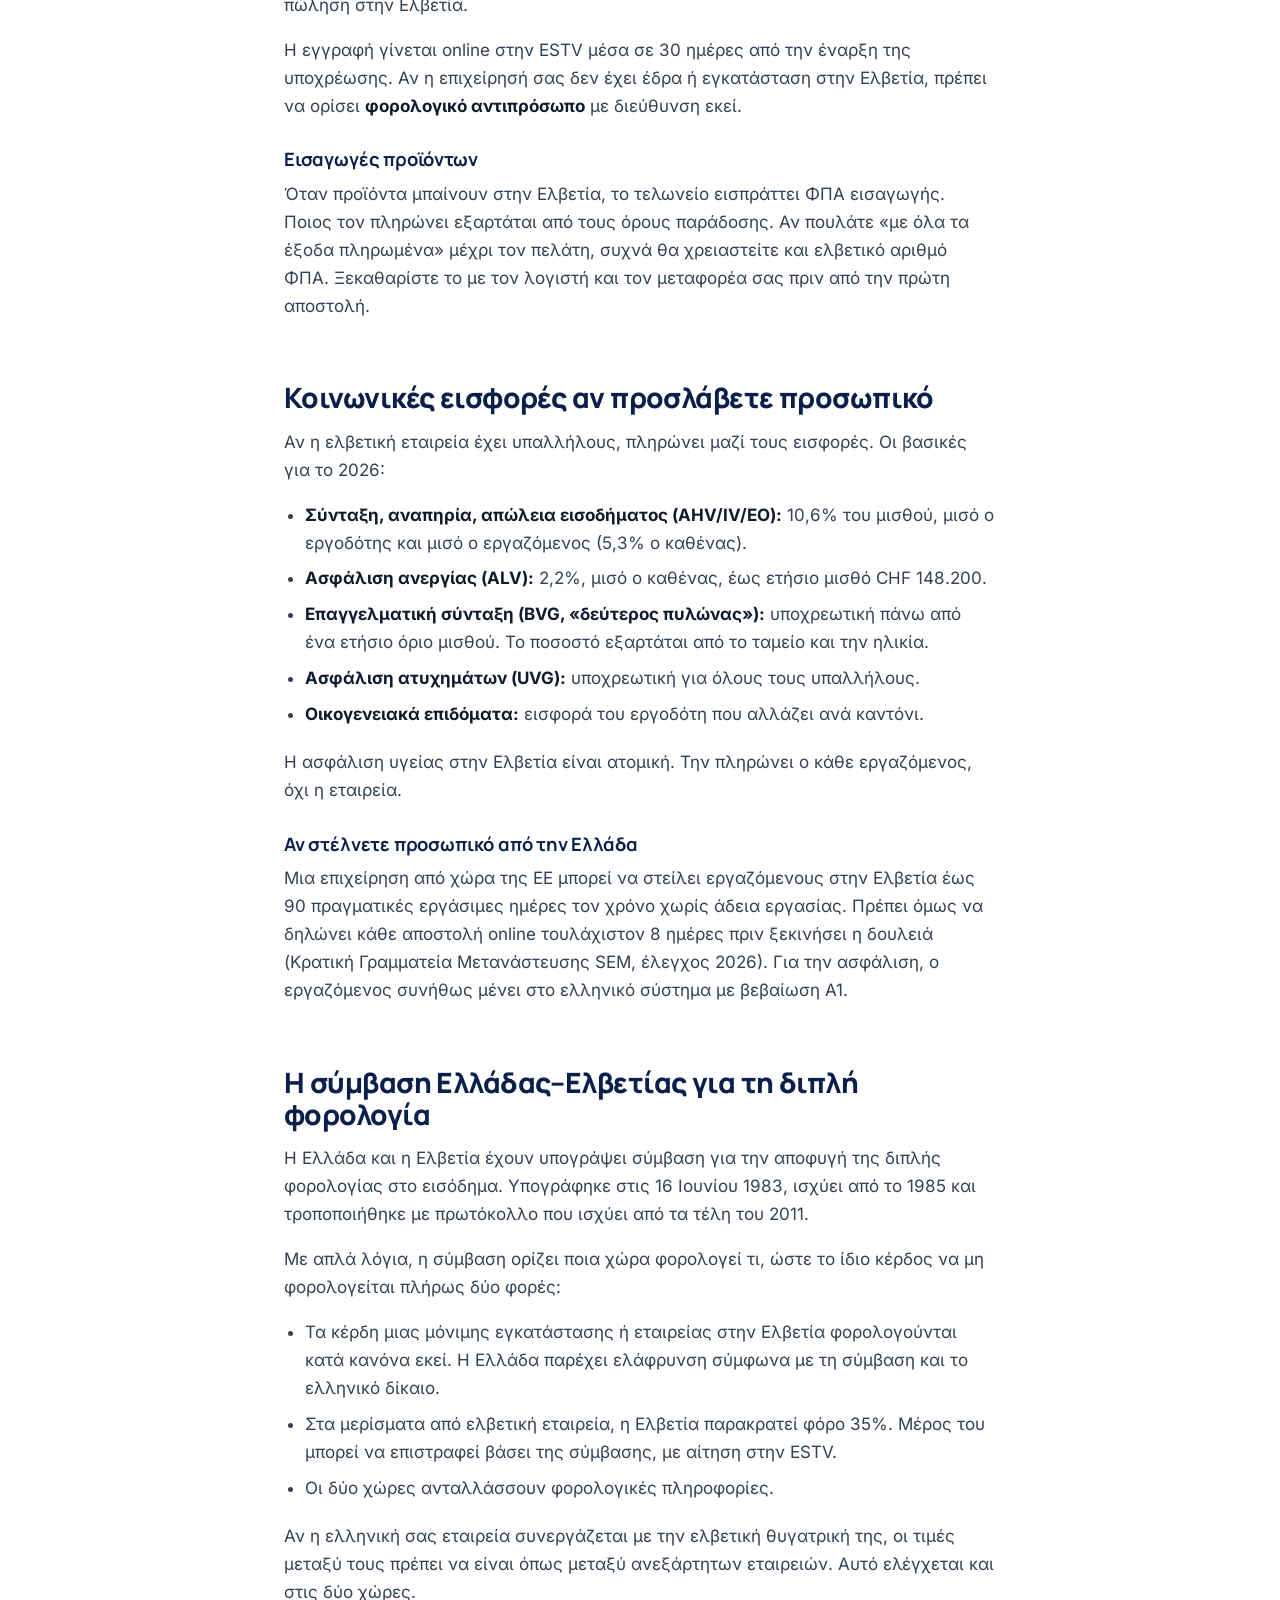
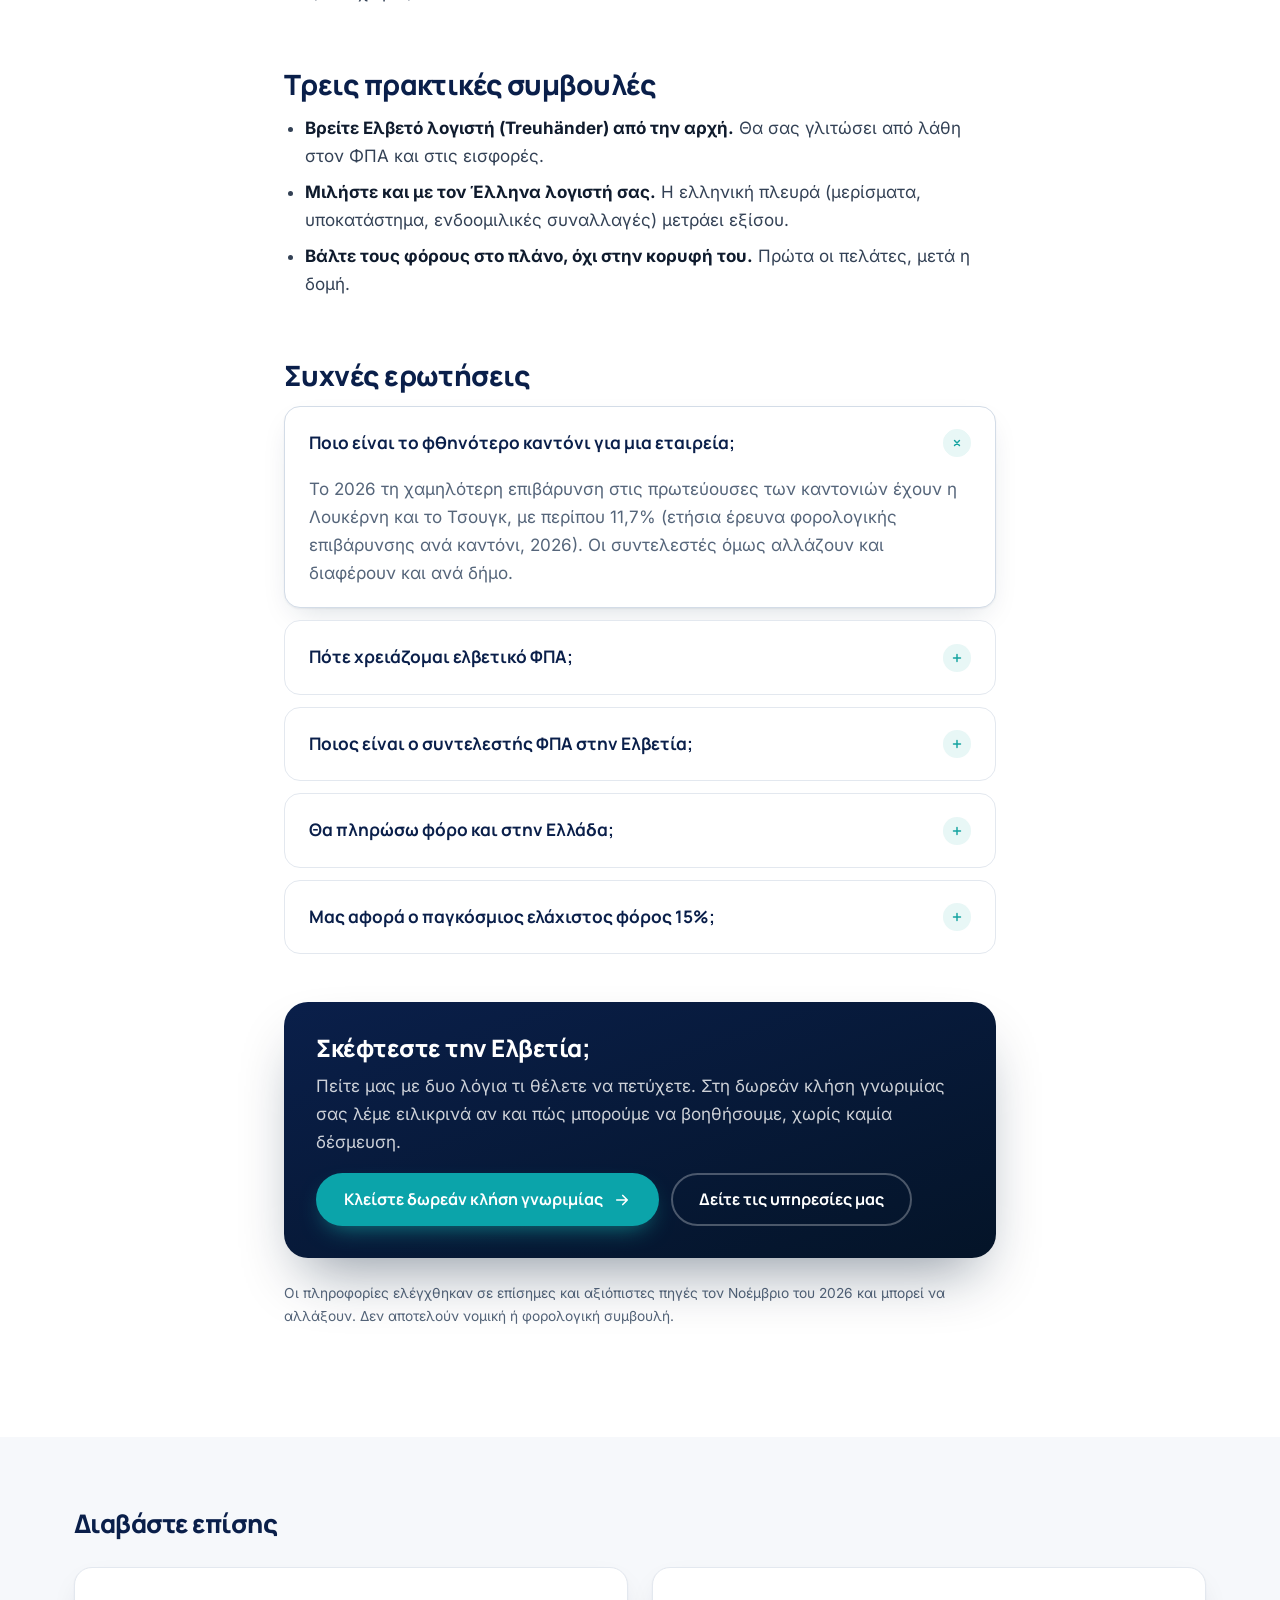
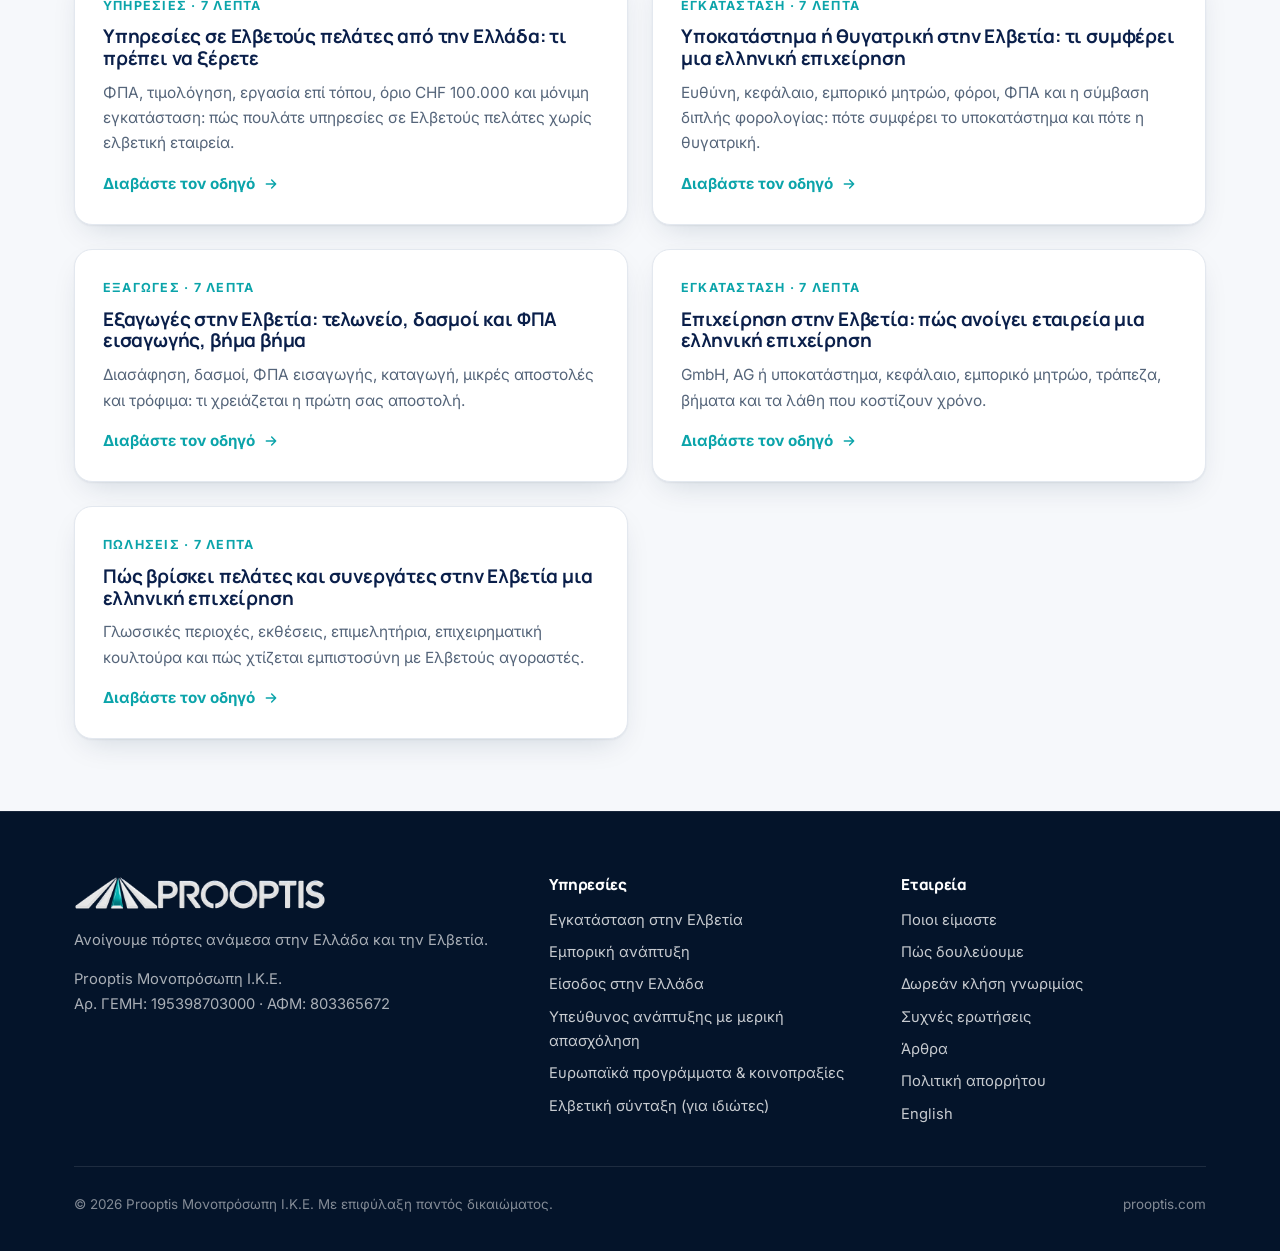
<file: arthra/foroi-fpa-elvetia/index.html>
<!doctype html>
<html lang="el" class="no-js">
<head>
<meta charset="utf-8">
<meta name="viewport" content="width=device-width, initial-scale=1">
<title>Φόροι και ΦΠΑ στην Ελβετία για ελληνικές επιχειρήσεις | Prooptis</title>
<meta name="description" content="Ομοσπονδιακός, καντονικός και δημοτικός φόρος, πραγματικοί συντελεστές ανά καντόνι, ελβετικός ΦΠΑ 8,1% και όριο CHF 100.000, εισφορές και σύμβαση Ελλάδας–Ελβετίας.">
<link rel="canonical" href="https://prooptis.com/arthra/foroi-fpa-elvetia/">
<link rel="alternate" hreflang="el" href="https://prooptis.com/arthra/foroi-fpa-elvetia/">
<link rel="alternate" hreflang="x-default" href="https://prooptis.com/arthra/foroi-fpa-elvetia/">
<meta name="robots" content="index, follow, max-image-preview:large">
<meta name="theme-color" content="#0B2545">
<meta property="og:type" content="article">
<meta property="og:site_name" content="Prooptis">
<meta property="og:locale" content="el_GR">
<meta property="og:title" content="Φόροι και ΦΠΑ στην Ελβετία για ελληνικές επιχειρήσεις | Prooptis">
<meta property="og:description" content="Ομοσπονδιακός, καντονικός και δημοτικός φόρος, πραγματικοί συντελεστές ανά καντόνι, ελβετικός ΦΠΑ 8,1% και όριο CHF 100.000, εισφορές και σύμβαση Ελλάδας–Ελβετίας.">
<meta property="og:url" content="https://prooptis.com/arthra/foroi-fpa-elvetia/">
<meta property="og:image" content="https://prooptis.com/assets/img/og-image.png">
<meta property="og:image:width" content="1200">
<meta property="og:image:height" content="630">
<meta name="twitter:card" content="summary_large_image">
<link rel="icon" href="/assets/favicon.png" type="image/png" sizes="64x64">
<link rel="icon" href="/assets/favicon-32.png" type="image/png" sizes="32x32">
<link rel="apple-touch-icon" href="/assets/img/apple-touch-icon.png">
<link rel="preload" href="/assets/fonts/manrope-greek.woff2" as="font" type="font/woff2" crossorigin>
<link rel="preload" href="/assets/fonts/inter-greek.woff2" as="font" type="font/woff2" crossorigin>
<link rel="stylesheet" href="/assets/css/style.css?v=20261119">
<script type="application/ld+json">
{
 "@context": "https://schema.org",
 "@graph": [
  {
   "@type": "Organization",
   "@id": "https://prooptis.com/#organization",
   "name": "Prooptis",
   "url": "https://prooptis.com/",
   "logo": {
    "@type": "ImageObject",
    "url": "https://prooptis.com/assets/img/logo.png"
   }
  },
  {
   "@type": "WebSite",
   "@id": "https://prooptis.com/#website",
   "url": "https://prooptis.com/",
   "name": "Prooptis",
   "publisher": {
    "@id": "https://prooptis.com/#organization"
   }
  },
  {
   "@type": "WebPage",
   "@id": "https://prooptis.com/arthra/foroi-fpa-elvetia/#webpage",
   "url": "https://prooptis.com/arthra/foroi-fpa-elvetia/",
   "name": "Φόροι και ΦΠΑ στην Ελβετία για ελληνικές επιχειρήσεις | Prooptis",
   "description": "Ομοσπονδιακός, καντονικός και δημοτικός φόρος, πραγματικοί συντελεστές ανά καντόνι, ελβετικός ΦΠΑ 8,1% και όριο CHF 100.000, εισφορές και σύμβαση Ελλάδας–Ελβετίας.",
   "inLanguage": "el",
   "isPartOf": {
    "@id": "https://prooptis.com/#website"
   },
   "breadcrumb": {
    "@id": "https://prooptis.com/arthra/foroi-fpa-elvetia/#breadcrumb"
   }
  },
  {
   "@type": "Article",
   "@id": "https://prooptis.com/arthra/foroi-fpa-elvetia/#article",
   "headline": "Φόροι, ΦΠΑ και εισφορές στην Ελβετία: τι πρέπει να ξέρει μια ελληνική επιχείρηση",
   "description": "Ομοσπονδιακός, καντονικός και δημοτικός φόρος, πραγματικοί συντελεστές ανά καντόνι, ελβετικός ΦΠΑ 8,1% και όριο CHF 100.000, εισφορές και σύμβαση Ελλάδας–Ελβετίας.",
   "image": "https://prooptis.com/assets/img/og-image.png",
   "datePublished": "2026-11-10",
   "dateModified": "2026-11-12",
   "inLanguage": "el",
   "articleSection": "Φόροι & ΦΠΑ",
   "wordCount": 1160,
   "author": {
    "@type": "Organization",
    "name": "Prooptis",
    "url": "https://prooptis.com/"
   },
   "publisher": {
    "@id": "https://prooptis.com/#organization"
   },
   "mainEntityOfPage": {
    "@id": "https://prooptis.com/arthra/foroi-fpa-elvetia/#webpage"
   },
   "isPartOf": {
    "@id": "https://prooptis.com/#website"
   },
   "about": [
    {
     "@type": "Country",
     "name": "Switzerland"
    }
   ]
  },
  {
   "@type": "BreadcrumbList",
   "@id": "https://prooptis.com/arthra/foroi-fpa-elvetia/#breadcrumb",
   "itemListElement": [
    {
     "@type": "ListItem",
     "position": 1,
     "name": "Αρχική",
     "item": "https://prooptis.com/"
    },
    {
     "@type": "ListItem",
     "position": 2,
     "name": "Άρθρα",
     "item": "https://prooptis.com/arthra/"
    },
    {
     "@type": "ListItem",
     "position": 3,
     "name": "Φόροι, ΦΠΑ και εισφορές στην Ελβετία: τι πρέπει να ξέρει μια ελληνική επιχείρηση",
     "item": "https://prooptis.com/arthra/foroi-fpa-elvetia/"
    }
   ]
  },
  {
   "@type": "FAQPage",
   "@id": "https://prooptis.com/arthra/foroi-fpa-elvetia/#faq",
   "mainEntity": [
    {
     "@type": "Question",
     "name": "Ποιο είναι το φθηνότερο καντόνι για μια εταιρεία;",
     "acceptedAnswer": {
      "@type": "Answer",
      "text": "Το 2026 τη χαμηλότερη επιβάρυνση στις πρωτεύουσες των καντονιών έχουν η Λουκέρνη και το Τσουγκ, με περίπου 11,7% (ετήσια έρευνα φορολογικής επιβάρυνσης ανά καντόνι, 2026). Οι συντελεστές όμως αλλάζουν και διαφέρουν και ανά δήμο."
     }
    },
    {
     "@type": "Question",
     "name": "Πότε χρειάζομαι ελβετικό ΦΠΑ;",
     "acceptedAnswer": {
      "@type": "Answer",
      "text": "Όταν προσφέρετε προϊόντα ή υπηρεσίες στην Ελβετία και ο παγκόσμιος φορολογητέος τζίρος σας είναι τουλάχιστον CHF 100.000 τον χρόνο. Αν δεν έχετε έδρα στην Ελβετία, χρειάζεστε και φορολογικό αντιπρόσωπο εκεί."
     }
    },
    {
     "@type": "Question",
     "name": "Ποιος είναι ο συντελεστής ΦΠΑ στην Ελβετία;",
     "acceptedAnswer": {
      "@type": "Answer",
      "text": "Ο βασικός είναι 8,1%. Υπάρχουν και ο μειωμένος 2,6% (π.χ. τρόφιμα, βιβλία) και ο ειδικός 3,8% για διανυκτερεύσεις (έλεγχος 2026)."
     }
    },
    {
     "@type": "Question",
     "name": "Θα πληρώσω φόρο και στην Ελλάδα;",
     "acceptedAnswer": {
      "@type": "Answer",
      "text": "Εξαρτάται από τη δομή: θυγατρική, υποκατάστημα ή απευθείας πωλήσεις. Η σύμβαση Ελλάδας–Ελβετίας αποτρέπει την πλήρη διπλή φορολογία, αλλά οι λεπτομέρειες θέλουν Έλληνα και Ελβετό λογιστή."
     }
    },
    {
     "@type": "Question",
     "name": "Μας αφορά ο παγκόσμιος ελάχιστος φόρος 15%;",
     "acceptedAnswer": {
      "@type": "Answer",
      "text": "Συνήθως όχι. Αφορά ομίλους με ετήσιο τζίρο τουλάχιστον 750 εκατ. ευρώ."
     }
    }
   ]
  }
 ]
}
</script>
<meta property="article:published_time" content="2026-11-10">
</head>
<body>
<a class="skip" href="#main">Μετάβαση στο περιεχόμενο</a>
<header class="site-header">
  <nav class="container nav" aria-label="Μενού">
    <a class="brand" href="/" aria-label="Prooptis"><img src="/assets/img/logo-light.png" alt="Prooptis" width="297" height="40"></a>
    <ul class="nav-links" id="nav-links"><li><a href="/#giati-elvetia">Αγορές</a></li><li><a href="/#ypiresies">Υπηρεσίες</a></li><li><a href="/#pos-doulevoume">Πώς δουλεύουμε</a></li><li><a href="/#poioi-eimaste">Ποιοι είμαστε</a></li><li><a href="/#faq">Ερωτήσεις</a></li><li><a href="/arthra/">Άρθρα</a></li><li><a class="lang" href="/en/" hreflang="en" lang="en" title="English">EN</a></li></ul>
    <a class="btn btn-primary nav-cta" href="/#epikoinonia">Δωρεάν κλήση</a>
    <button class="nav-toggle" type="button" aria-expanded="false" aria-controls="nav-links" aria-label="Μενού"><svg viewBox="0 0 24 24" fill="none" stroke="currentColor" stroke-width="2" stroke-linecap="round" aria-hidden="true"><path d="M4 7h16M4 12h16M4 17h16"/></svg></button>
  </nav>
</header>
<main id="main">
  <section class="page-hero article-hero">
    <div class="container narrow">
      <nav class="crumbs" aria-label="Διαδρομή"><a href="/">Αρχική</a><span aria-hidden="true">/</span><a href="/arthra/">Άρθρα</a></nav>
      <div class="eyebrow">Φόροι &amp; ΦΠΑ</div>
      <h1>Φόροι, ΦΠΑ και εισφορές στην Ελβετία: τι πρέπει να ξέρει μια ελληνική επιχείρηση</h1>
      <p class="lead">«Στην Ελβετία οι φόροι είναι χαμηλοί.» Το ακούμε συχνά. Είναι εν μέρει αλήθεια, αλλά η εικόνα είναι πιο σύνθετη. Εξαρτάται από το καντόνι, τον δήμο, το αν πουλάτε προϊόντα ή υπηρεσίες και το αν έχετε προσωπικό. Ας το δούμε απλά.</p>
      <p class="meta"><time datetime="2026-11-12">Ενημέρωση: 12 Νοεμβρίου 2026</time> · 7 λεπτά ανάγνωση</p>
    </div>
  </section>
  <article class="prose article">
    <div class="summary-box"><h2 class="summary-title">Με λίγα λόγια</h2><ul class="checks"><li><svg viewBox="0 0 24 24" fill="none" stroke="currentColor" stroke-width="2.2" stroke-linecap="round" stroke-linejoin="round" aria-hidden="true"><circle cx="12" cy="12" r="10" stroke-opacity=".25"/><path d="m7.5 12.5 3 3 6-6.5"/></svg><span>Η εταιρεία πληρώνει φόρο σε τρία επίπεδα: Ομοσπονδία, καντόνι και δήμο. Συνολικά, περίπου 11,7% έως 20,5% του κέρδους, ανάλογα με το καντόνι (2026).</span></li><li><svg viewBox="0 0 24 24" fill="none" stroke="currentColor" stroke-width="2.2" stroke-linecap="round" stroke-linejoin="round" aria-hidden="true"><circle cx="12" cy="12" r="10" stroke-opacity=".25"/><path d="m7.5 12.5 3 3 6-6.5"/></svg><span>Ο βασικός συντελεστής ελβετικού ΦΠΑ είναι 8,1%. Για ξένες επιχειρήσεις το όριο CHF 100.000 μετριέται στον παγκόσμιο τζίρο.</span></li><li><svg viewBox="0 0 24 24" fill="none" stroke="currentColor" stroke-width="2.2" stroke-linecap="round" stroke-linejoin="round" aria-hidden="true"><circle cx="12" cy="12" r="10" stroke-opacity=".25"/><path d="m7.5 12.5 3 3 6-6.5"/></svg><span>Η Ελλάδα και η Ελβετία έχουν σύμβαση για την αποφυγή της διπλής φορολογίας από το 1983.</span></li></ul></div>
    <p class="disclaimer"><strong>Σημαντικό:</strong> Αυτό το άρθρο δίνει γενική εικόνα και δεν αποτελεί φορολογική συμβουλή. Οι συντελεστές αλλάζουν και κάθε περίπτωση είναι διαφορετική. Πριν αποφασίσετε, μιλήστε με αδειοδοτημένο λογιστή ή φοροτεχνικό στην Ελβετία και στην Ελλάδα.</p>
    <nav class="toc" aria-label="Περιεχόμενα"><h2 class="toc-title">Σε αυτό το άρθρο</h2><ol><li><a href="#tria-epipeda">Τρία επίπεδα φόρου: Ομοσπονδία, καντόνι, δήμος</a></li><li><a href="#poso">Πόσο πληρώνει τελικά μια εταιρεία; Το εύρος ανά καντόνι</a></li><li><a href="#fpa">Ελβετικός ΦΠΑ (MWST, TVA, IVA)</a></li><li><a href="#eisfores">Κοινωνικές εισφορές αν προσλάβετε προσωπικό</a></li><li><a href="#symvasi">Η σύμβαση Ελλάδας–Ελβετίας για τη διπλή φορολογία</a></li><li><a href="#symvoules">Τρεις πρακτικές συμβουλές</a></li><li><a href="#faq">Συχνές ερωτήσεις</a></li></ol></nav>
    
<h2 id="tria-epipeda">Τρία επίπεδα φόρου: Ομοσπονδία, καντόνι, δήμος</h2>
<p>Μια ελβετική εταιρεία (GmbH ή AG) πληρώνει φόρο κερδών σε τρία επίπεδα:</p>
<ul>
<li><strong>Ομοσπονδιακός φόρος.</strong> Ίδιος για όλους: 8,5% στο κέρδος μετά φόρων. Επειδή οι φόροι εκπίπτουν, αυτό αντιστοιχεί σε περίπου 7,8% του κέρδους προ φόρων.</li>
<li><strong>Καντονικός φόρος.</strong> Κάθε ένα από τα 26 καντόνια ορίζει τον δικό του συντελεστή.</li>
<li><strong>Δημοτικός φόρος.</strong> Ο δήμος της έδρας προσθέτει το δικό του κομμάτι. Γι’ αυτό δύο πόλεις στο ίδιο καντόνι μπορεί να έχουν διαφορετικό τελικό φόρο.</li>
</ul>
<p>Τα καντόνια επιβάλλουν επίσης έναν μικρό ετήσιο φόρο στα ίδια κεφάλαια της εταιρείας (φόρος κεφαλαίου). Ο συντελεστής του αλλάζει από καντόνι σε καντόνι.</p>

<h2 id="poso">Πόσο πληρώνει τελικά μια εταιρεία; Το εύρος ανά καντόνι</h2>
<p>Σύμφωνα με ετήσια έρευνα για τη φορολογική επιβάρυνση των εταιρειών ανά καντόνι (2026), ο μέσος πραγματικός φόρος κερδών στην Ελβετία είναι περίπου <strong>14,4%</strong> (Ομοσπονδία, καντόνι και δήμος μαζί, στις πρωτεύουσες των καντονιών). Μερικά παραδείγματα (έλεγχος 2026):</p>
<div class="table-wrap"><table>
<thead><tr><th>Καντόνι</th><th>Πραγματικός φόρος κερδών, περίπου</th></tr></thead>
<tbody>
<tr><td>Λουκέρνη (Luzern)</td><td>11,7%</td></tr>
<tr><td>Τσουγκ (Zug)</td><td>11,7%</td></tr>
<tr><td>Μέσος όρος Ελβετίας</td><td>14,4%</td></tr>
<tr><td>Ζυρίχη (Zürich)</td><td>19,5%</td></tr>
<tr><td>Βέρνη (Bern)</td><td>20,5%</td></tr>
</tbody></table></div>
<p class="small">Πηγή: ετήσια έρευνα φορολογικής επιβάρυνσης εταιρειών ανά καντόνι, 2026. Οι τιμές αφορούν τη μέγιστη πραγματική επιβάρυνση στην πρωτεύουσα κάθε καντονιού. Σε άλλους δήμους μπορεί να είναι λίγο διαφορετικές.</p>
<p>Ένα απλό παράδειγμα: με κέρδος CHF 100.000, η διαφορά ανάμεσα σε ένα φθηνό και ένα ακριβό καντόνι μπορεί να είναι περίπου CHF 8.000–9.000 τον χρόνο. Είναι σημαντικό ποσό. Δεν είναι όμως το μόνο κριτήριο. Η θέση των πελατών σας, η γλώσσα, το προσωπικό και τα ενοίκια μετράνε συχνά περισσότερο. Περισσότερα για την επιλογή καντονιού θα βρείτε στον οδηγό μας για το <a href="/arthra/etaireia-stin-elvetia/">πώς ανοίγει εταιρεία στην Ελβετία</a>.</p>
<p>Και ο παγκόσμιος ελάχιστος φόρος 15%; Αφορά μεγάλους ομίλους με ετήσιο τζίρο τουλάχιστον 750 εκατ. ευρώ. Για τις περισσότερες ελληνικές μικρομεσαίες δεν έχει εφαρμογή.</p>

<h2 id="fpa">Ελβετικός ΦΠΑ (MWST, TVA, IVA)</h2>
<p>Η Ελβετία δεν είναι στην ΕΕ και έχει δικό της ΦΠΑ. Οι συντελεστές από το 2024 (έλεγχος 2026, Ομοσπονδιακή Φορολογική Διοίκηση ESTV):</p>
<ul>
<li><strong>8,1%</strong> βασικός συντελεστής, για τα περισσότερα προϊόντα και υπηρεσίες,</li>
<li><strong>2,6%</strong> μειωμένος, για παράδειγμα σε τρόφιμα, βιβλία και φάρμακα,</li>
<li><strong>3,8%</strong> ειδικός, για διανυκτερεύσεις.</li>
</ul>
<h3>Πότε πρέπει να εγγραφείτε</h3>
<p>Μια επιχείρηση γίνεται υπόχρεη στον ελβετικό ΦΠΑ όταν προσφέρει προϊόντα ή υπηρεσίες στην Ελβετία και ο <strong>παγκόσμιος</strong> φορολογητέος τζίρος της είναι τουλάχιστον <strong>CHF 100.000</strong> τον χρόνο. Προσοχή: για μια ελληνική εταιρεία μετράει ο συνολικός τζίρος, όχι μόνο οι πωλήσεις στην Ελβετία. Μια ελληνική εταιρεία με συνολικό τζίρο πάνω από CHF 100.000 μπορεί να γίνει υπόχρεη από την πρώτη της πώληση στην Ελβετία.</p>
<p>Η εγγραφή γίνεται online στην ESTV μέσα σε 30 ημέρες από την έναρξη της υποχρέωσης. Αν η επιχείρησή σας δεν έχει έδρα ή εγκατάσταση στην Ελβετία, πρέπει να ορίσει <strong>φορολογικό αντιπρόσωπο</strong> με διεύθυνση εκεί.</p>
<h3>Εισαγωγές προϊόντων</h3>
<p>Όταν προϊόντα μπαίνουν στην Ελβετία, το τελωνείο εισπράττει ΦΠΑ εισαγωγής. Ποιος τον πληρώνει εξαρτάται από τους όρους παράδοσης. Αν πουλάτε «με όλα τα έξοδα πληρωμένα» μέχρι τον πελάτη, συχνά θα χρειαστείτε και ελβετικό αριθμό ΦΠΑ. Ξεκαθαρίστε το με τον λογιστή και τον μεταφορέα σας πριν από την πρώτη αποστολή.</p>

<h2 id="eisfores">Κοινωνικές εισφορές αν προσλάβετε προσωπικό</h2>
<p>Αν η ελβετική εταιρεία έχει υπαλλήλους, πληρώνει μαζί τους εισφορές. Οι βασικές για το 2026:</p>
<ul>
<li><strong>Σύνταξη, αναπηρία, απώλεια εισοδήματος (AHV/IV/EO):</strong> 10,6% του μισθού, μισό ο εργοδότης και μισό ο εργαζόμενος (5,3% ο καθένας).</li>
<li><strong>Ασφάλιση ανεργίας (ALV):</strong> 2,2%, μισό ο καθένας, έως ετήσιο μισθό CHF 148.200.</li>
<li><strong>Επαγγελματική σύνταξη (BVG, «δεύτερος πυλώνας»):</strong> υποχρεωτική πάνω από ένα ετήσιο όριο μισθού. Το ποσοστό εξαρτάται από το ταμείο και την ηλικία.</li>
<li><strong>Ασφάλιση ατυχημάτων (UVG):</strong> υποχρεωτική για όλους τους υπαλλήλους.</li>
<li><strong>Οικογενειακά επιδόματα:</strong> εισφορά του εργοδότη που αλλάζει ανά καντόνι.</li>
</ul>
<p>Η ασφάλιση υγείας στην Ελβετία είναι ατομική. Την πληρώνει ο κάθε εργαζόμενος, όχι η εταιρεία.</p>
<h3>Αν στέλνετε προσωπικό από την Ελλάδα</h3>
<p>Μια επιχείρηση από χώρα της ΕΕ μπορεί να στείλει εργαζόμενους στην Ελβετία έως 90 πραγματικές εργάσιμες ημέρες τον χρόνο χωρίς άδεια εργασίας. Πρέπει όμως να δηλώνει κάθε αποστολή online τουλάχιστον 8 ημέρες πριν ξεκινήσει η δουλειά (Κρατική Γραμματεία Μετανάστευσης SEM, έλεγχος 2026). Για την ασφάλιση, ο εργαζόμενος συνήθως μένει στο ελληνικό σύστημα με βεβαίωση A1.</p>

<h2 id="symvasi">Η σύμβαση Ελλάδας–Ελβετίας για τη διπλή φορολογία</h2>
<p>Η Ελλάδα και η Ελβετία έχουν υπογράψει σύμβαση για την αποφυγή της διπλής φορολογίας στο εισόδημα. Υπογράφηκε στις 16 Ιουνίου 1983, ισχύει από το 1985 και τροποποιήθηκε με πρωτόκολλο που ισχύει από τα τέλη του 2011.</p>
<p>Με απλά λόγια, η σύμβαση ορίζει ποια χώρα φορολογεί τι, ώστε το ίδιο κέρδος να μη φορολογείται πλήρως δύο φορές:</p>
<ul>
<li>Τα κέρδη μιας μόνιμης εγκατάστασης ή εταιρείας στην Ελβετία φορολογούνται κατά κανόνα εκεί. Η Ελλάδα παρέχει ελάφρυνση σύμφωνα με τη σύμβαση και το ελληνικό δίκαιο.</li>
<li>Στα μερίσματα από ελβετική εταιρεία, η Ελβετία παρακρατεί φόρο 35%. Μέρος του μπορεί να επιστραφεί βάσει της σύμβασης, με αίτηση στην ESTV.</li>
<li>Οι δύο χώρες ανταλλάσσουν φορολογικές πληροφορίες.</li>
</ul>
<p>Αν η ελληνική σας εταιρεία συνεργάζεται με την ελβετική θυγατρική της, οι τιμές μεταξύ τους πρέπει να είναι όπως μεταξύ ανεξάρτητων εταιρειών. Αυτό ελέγχεται και στις δύο χώρες.</p>

<h2 id="symvoules">Τρεις πρακτικές συμβουλές</h2>
<ul>
<li><strong>Βρείτε Ελβετό λογιστή (Treuhänder) από την αρχή.</strong> Θα σας γλιτώσει από λάθη στον ΦΠΑ και στις εισφορές.</li>
<li><strong>Μιλήστε και με τον Έλληνα λογιστή σας.</strong> Η ελληνική πλευρά (μερίσματα, υποκατάστημα, ενδοομιλικές συναλλαγές) μετράει εξίσου.</li>
<li><strong>Βάλτε τους φόρους στο πλάνο, όχι στην κορυφή του.</strong> Πρώτα οι πελάτες, μετά η δομή.</li>
</ul>

    <section id="faq" aria-labelledby="faq-title"><h2 id="faq-title">Συχνές ερωτήσεις</h2><div class="faq"><details open><summary>Ποιο είναι το φθηνότερο καντόνι για μια εταιρεία;</summary><p>Το 2026 τη χαμηλότερη επιβάρυνση στις πρωτεύουσες των καντονιών έχουν η Λουκέρνη και το Τσουγκ, με περίπου 11,7% (ετήσια έρευνα φορολογικής επιβάρυνσης ανά καντόνι, 2026). Οι συντελεστές όμως αλλάζουν και διαφέρουν και ανά δήμο.</p></details><details><summary>Πότε χρειάζομαι ελβετικό ΦΠΑ;</summary><p>Όταν προσφέρετε προϊόντα ή υπηρεσίες στην Ελβετία και ο παγκόσμιος φορολογητέος τζίρος σας είναι τουλάχιστον CHF 100.000 τον χρόνο. Αν δεν έχετε έδρα στην Ελβετία, χρειάζεστε και φορολογικό αντιπρόσωπο εκεί.</p></details><details><summary>Ποιος είναι ο συντελεστής ΦΠΑ στην Ελβετία;</summary><p>Ο βασικός είναι 8,1%. Υπάρχουν και ο μειωμένος 2,6% (π.χ. τρόφιμα, βιβλία) και ο ειδικός 3,8% για διανυκτερεύσεις (έλεγχος 2026).</p></details><details><summary>Θα πληρώσω φόρο και στην Ελλάδα;</summary><p>Εξαρτάται από τη δομή: θυγατρική, υποκατάστημα ή απευθείας πωλήσεις. Η σύμβαση Ελλάδας–Ελβετίας αποτρέπει την πλήρη διπλή φορολογία, αλλά οι λεπτομέρειες θέλουν Έλληνα και Ελβετό λογιστή.</p></details><details><summary>Μας αφορά ο παγκόσμιος ελάχιστος φόρος 15%;</summary><p>Συνήθως όχι. Αφορά ομίλους με ετήσιο τζίρο τουλάχιστον 750 εκατ. ευρώ.</p></details></div></section>
    <aside class="cta-box" aria-label="Επικοινωνία">
  <h2>Σκέφτεστε την Ελβετία;</h2>
  <p>Πείτε μας με δυο λόγια τι θέλετε να πετύχετε. Στη δωρεάν κλήση γνωριμίας σας λέμε ειλικρινά αν και πώς μπορούμε να βοηθήσουμε, χωρίς καμία δέσμευση.</p>
  <div class="cta-actions"><a class="btn btn-primary" href="/#epikoinonia">Κλείστε δωρεάν κλήση γνωριμίας <svg viewBox="0 0 24 24" fill="none" stroke="currentColor" stroke-width="2.2" stroke-linecap="round" stroke-linejoin="round" aria-hidden="true"><path d="M5 12h14M13 6l6 6-6 6"/></svg></a><a class="btn btn-ghost" href="/#ypiresies">Δείτε τις υπηρεσίες μας</a></div>
</aside>
    <p class="small note-end">Οι πληροφορίες ελέγχθηκαν σε επίσημες και αξιόπιστες πηγές τον Νοέμβριο του 2026 και μπορεί να αλλάξουν. Δεν αποτελούν νομική ή φορολογική συμβουλή.</p>
  </article>
  <section class="section alt related" aria-labelledby="rel-title"><div class="container"><h2 id="rel-title">Διαβάστε επίσης</h2><div class="article-grid"><a class="article-card" href="/arthra/ypiresies-gia-elvetous-pelates/">
  <span class="kicker">Υπηρεσίες · 7 λεπτά</span>
  <h3>Υπηρεσίες σε Ελβετούς πελάτες από την Ελλάδα: τι πρέπει να ξέρετε</h3>
  <p>ΦΠΑ, τιμολόγηση, εργασία επί τόπου, όριο CHF 100.000 και μόνιμη εγκατάσταση: πώς πουλάτε υπηρεσίες σε Ελβετούς πελάτες χωρίς ελβετική εταιρεία.</p>
  <span class="more">Διαβάστε τον οδηγό <svg viewBox="0 0 24 24" fill="none" stroke="currentColor" stroke-width="2.2" stroke-linecap="round" stroke-linejoin="round" aria-hidden="true"><path d="M5 12h14M13 6l6 6-6 6"/></svg></span>
</a><a class="article-card" href="/arthra/ypokatastima-i-thygatriki-elvetia/">
  <span class="kicker">Εγκατάσταση · 7 λεπτά</span>
  <h3>Υποκατάστημα ή θυγατρική στην Ελβετία: τι συμφέρει μια ελληνική επιχείρηση</h3>
  <p>Ευθύνη, κεφάλαιο, εμπορικό μητρώο, φόροι, ΦΠΑ και η σύμβαση διπλής φορολογίας: πότε συμφέρει το υποκατάστημα και πότε η θυγατρική.</p>
  <span class="more">Διαβάστε τον οδηγό <svg viewBox="0 0 24 24" fill="none" stroke="currentColor" stroke-width="2.2" stroke-linecap="round" stroke-linejoin="round" aria-hidden="true"><path d="M5 12h14M13 6l6 6-6 6"/></svg></span>
</a><a class="article-card" href="/arthra/exagoges-stin-elvetia/">
  <span class="kicker">Εξαγωγές · 7 λεπτά</span>
  <h3>Εξαγωγές στην Ελβετία: τελωνείο, δασμοί και ΦΠΑ εισαγωγής, βήμα βήμα</h3>
  <p>Διασάφηση, δασμοί, ΦΠΑ εισαγωγής, καταγωγή, μικρές αποστολές και τρόφιμα: τι χρειάζεται η πρώτη σας αποστολή.</p>
  <span class="more">Διαβάστε τον οδηγό <svg viewBox="0 0 24 24" fill="none" stroke="currentColor" stroke-width="2.2" stroke-linecap="round" stroke-linejoin="round" aria-hidden="true"><path d="M5 12h14M13 6l6 6-6 6"/></svg></span>
</a><a class="article-card" href="/arthra/etaireia-stin-elvetia/">
  <span class="kicker">Εγκατάσταση · 7 λεπτά</span>
  <h3>Επιχείρηση στην Ελβετία: πώς ανοίγει εταιρεία μια ελληνική επιχείρηση</h3>
  <p>GmbH, AG ή υποκατάστημα, κεφάλαιο, εμπορικό μητρώο, τράπεζα, βήματα και τα λάθη που κοστίζουν χρόνο.</p>
  <span class="more">Διαβάστε τον οδηγό <svg viewBox="0 0 24 24" fill="none" stroke="currentColor" stroke-width="2.2" stroke-linecap="round" stroke-linejoin="round" aria-hidden="true"><path d="M5 12h14M13 6l6 6-6 6"/></svg></span>
</a><a class="article-card" href="/arthra/pelates-stin-elvetia/">
  <span class="kicker">Πωλήσεις · 7 λεπτά</span>
  <h3>Πώς βρίσκει πελάτες και συνεργάτες στην Ελβετία μια ελληνική επιχείρηση</h3>
  <p>Γλωσσικές περιοχές, εκθέσεις, επιμελητήρια, επιχειρηματική κουλτούρα και πώς χτίζεται εμπιστοσύνη με Ελβετούς αγοραστές.</p>
  <span class="more">Διαβάστε τον οδηγό <svg viewBox="0 0 24 24" fill="none" stroke="currentColor" stroke-width="2.2" stroke-linecap="round" stroke-linejoin="round" aria-hidden="true"><path d="M5 12h14M13 6l6 6-6 6"/></svg></span>
</a></div></div></section>
</main>
<footer class="site-footer">
  <div class="container">
    <div class="footer-grid">
      <div>
        <img src="/assets/img/logo-light.png" alt="Prooptis" width="297" height="40" loading="lazy">
        <p>Ανοίγουμε πόρτες ανάμεσα στην Ελλάδα και την Ελβετία.</p>
        <p>Prooptis Μονοπρόσωπη Ι.Κ.Ε.<br>Αρ. ΓΕΜΗ: 195398703000 · ΑΦΜ: 803365672</p>
      </div>
      <div><h4>Υπηρεσίες</h4><ul><li><a href="/#service-1">Εγκατάσταση στην Ελβετία</a></li><li><a href="/#service-2">Εμπορική ανάπτυξη</a></li><li><a href="/#service-3">Είσοδος στην Ελλάδα</a></li><li><a href="/#service-4">Υπεύθυνος ανάπτυξης με μερική απασχόληση</a></li><li><a href="/#service-5">Ευρωπαϊκά προγράμματα &amp; κοινοπραξίες</a></li><li><a href="/elvetiki-syntaxi/">Ελβετική σύνταξη (για ιδιώτες)</a></li></ul></div>
      <div><h4>Εταιρεία</h4><ul><li><a href="/#poioi-eimaste">Ποιοι είμαστε</a></li><li><a href="/#pos-doulevoume">Πώς δουλεύουμε</a></li><li><a href="/#epikoinonia">Δωρεάν κλήση γνωριμίας</a></li><li><a href="/#faq">Συχνές ερωτήσεις</a></li><li><a href="/arthra/">Άρθρα</a></li><li><a href="/privacy/">Πολιτική απορρήτου</a></li><li><a href="/en/">English</a></li></ul></div>
    </div>
    <div class="legal"><span>© <span data-year>2026</span> Prooptis Μονοπρόσωπη Ι.Κ.Ε. Με επιφύλαξη παντός δικαιώματος.</span><span>prooptis.com</span></div>
  </div>
</footer>
<script src="/assets/js/main.js?v=20261119" defer></script>
<script data-goatcounter="https://prooptis.goatcounter.com/count" async src="//gc.zgo.at/count.js"></script>
</body>
</html>
</file>
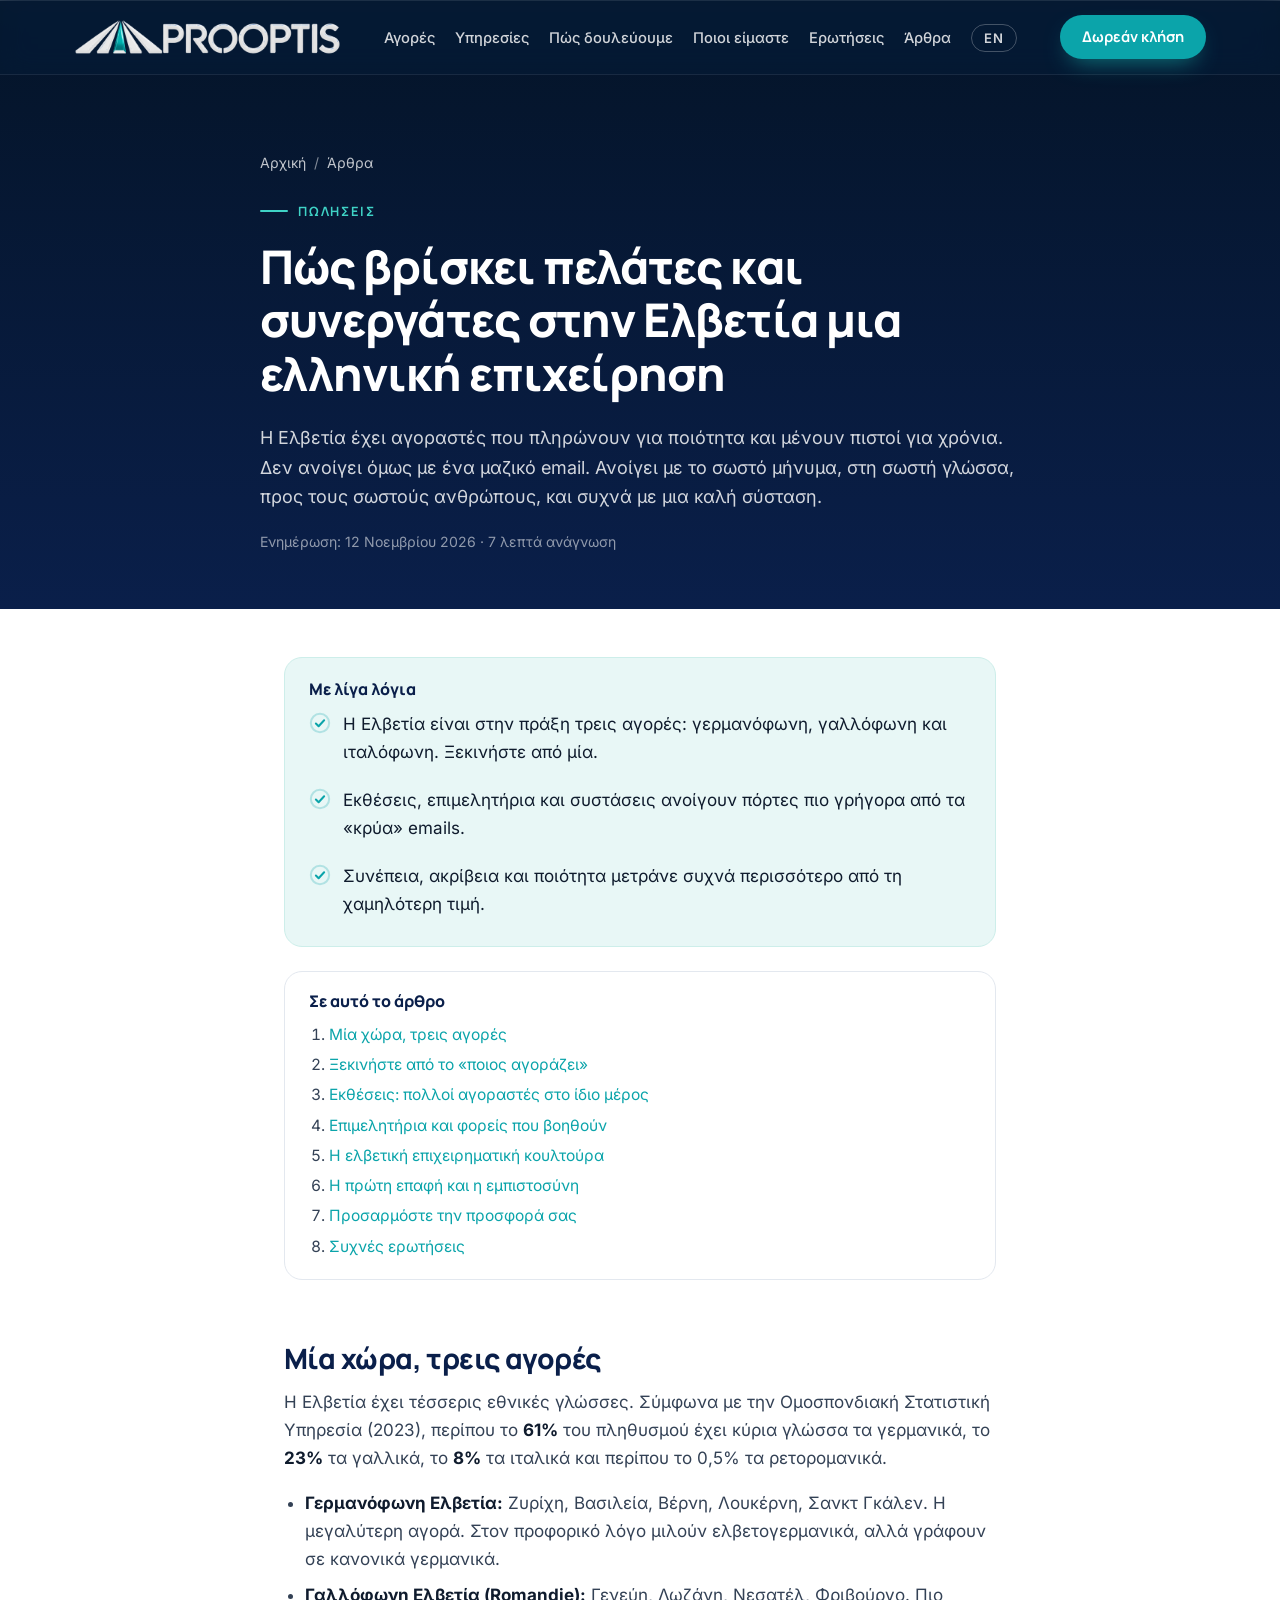
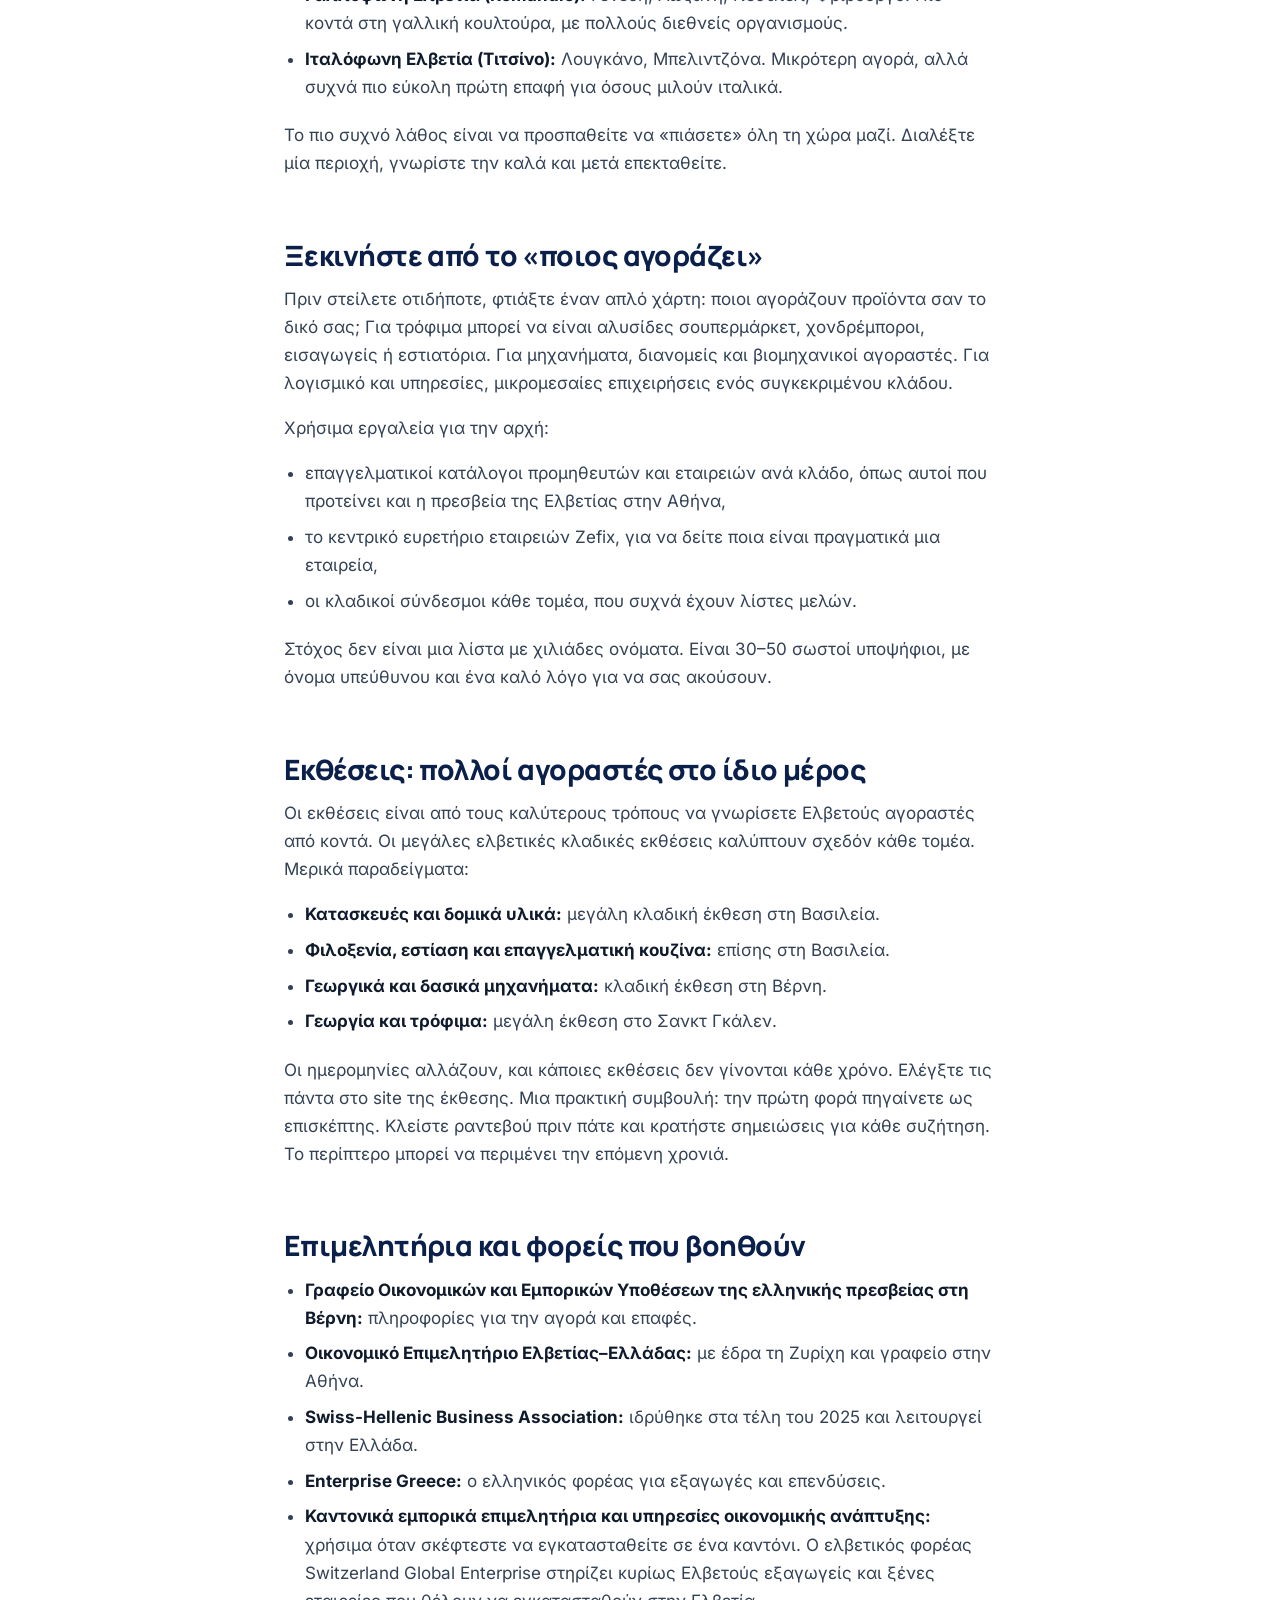
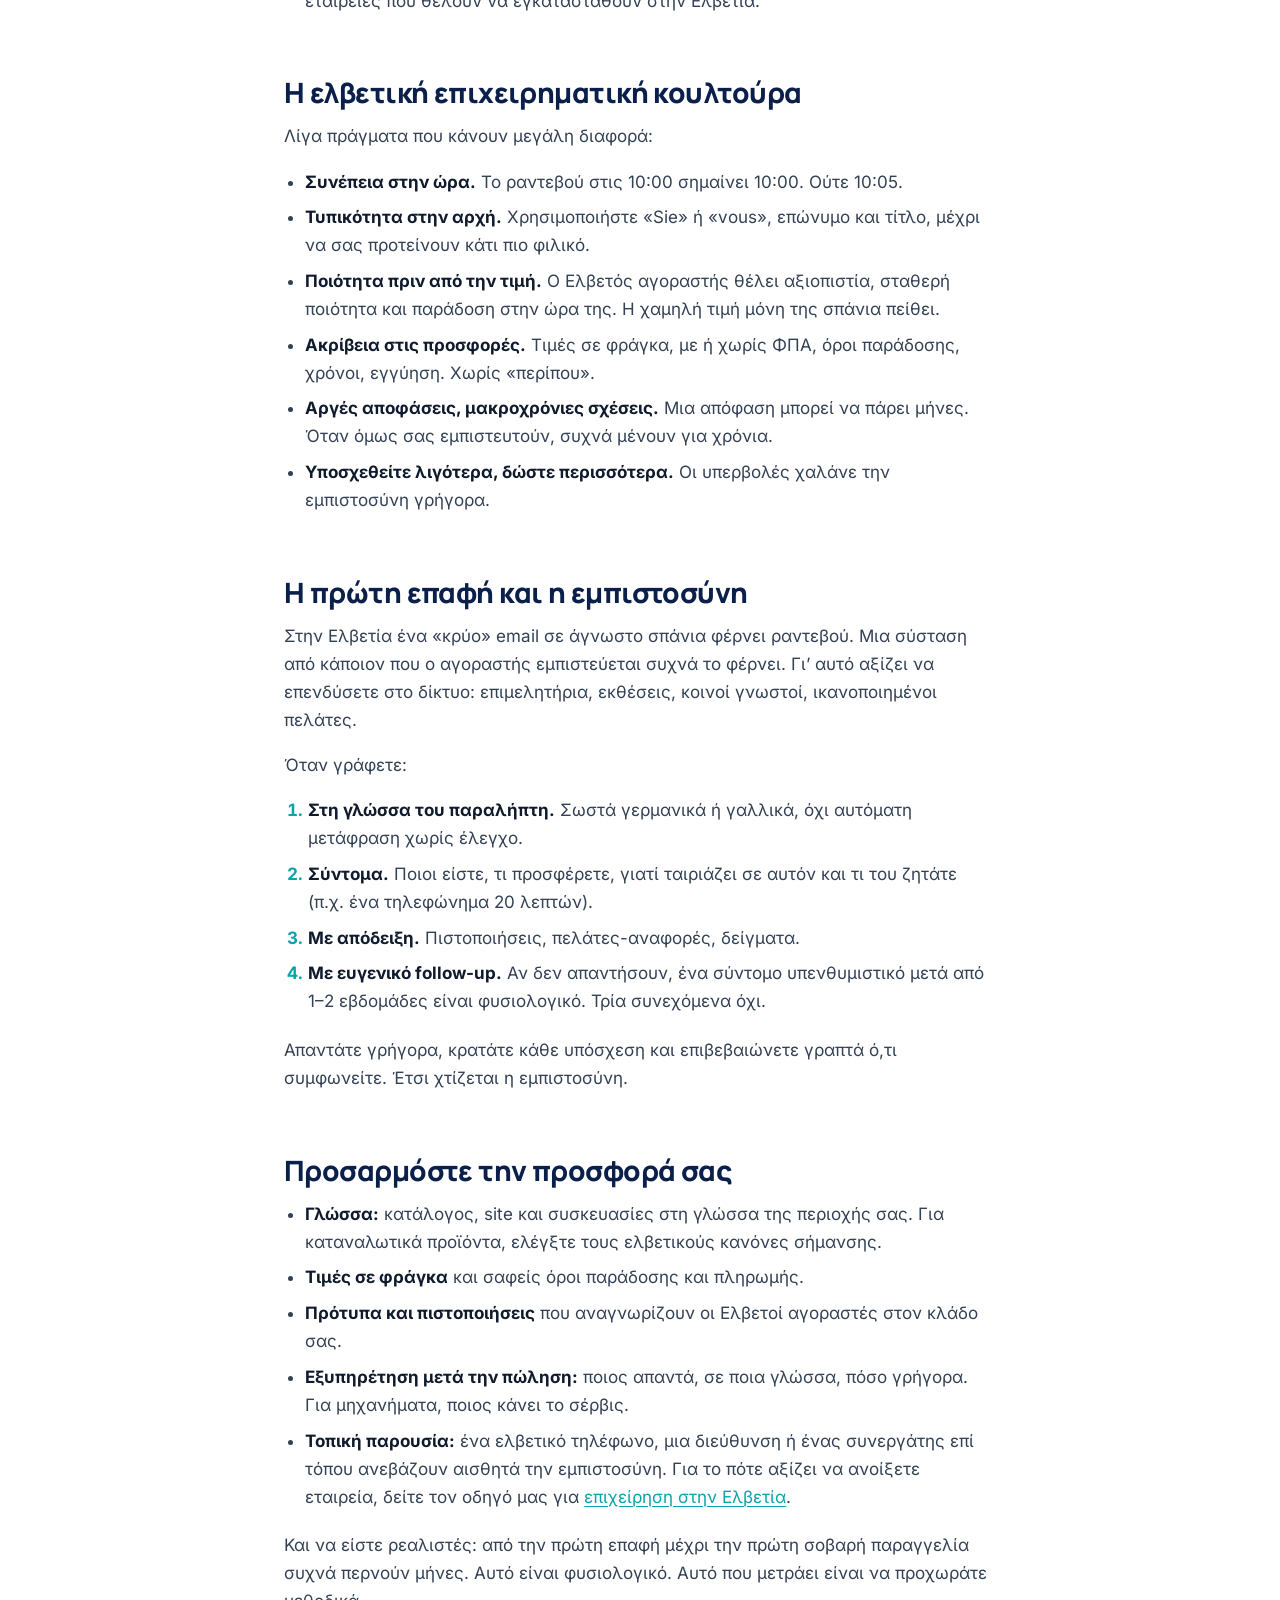
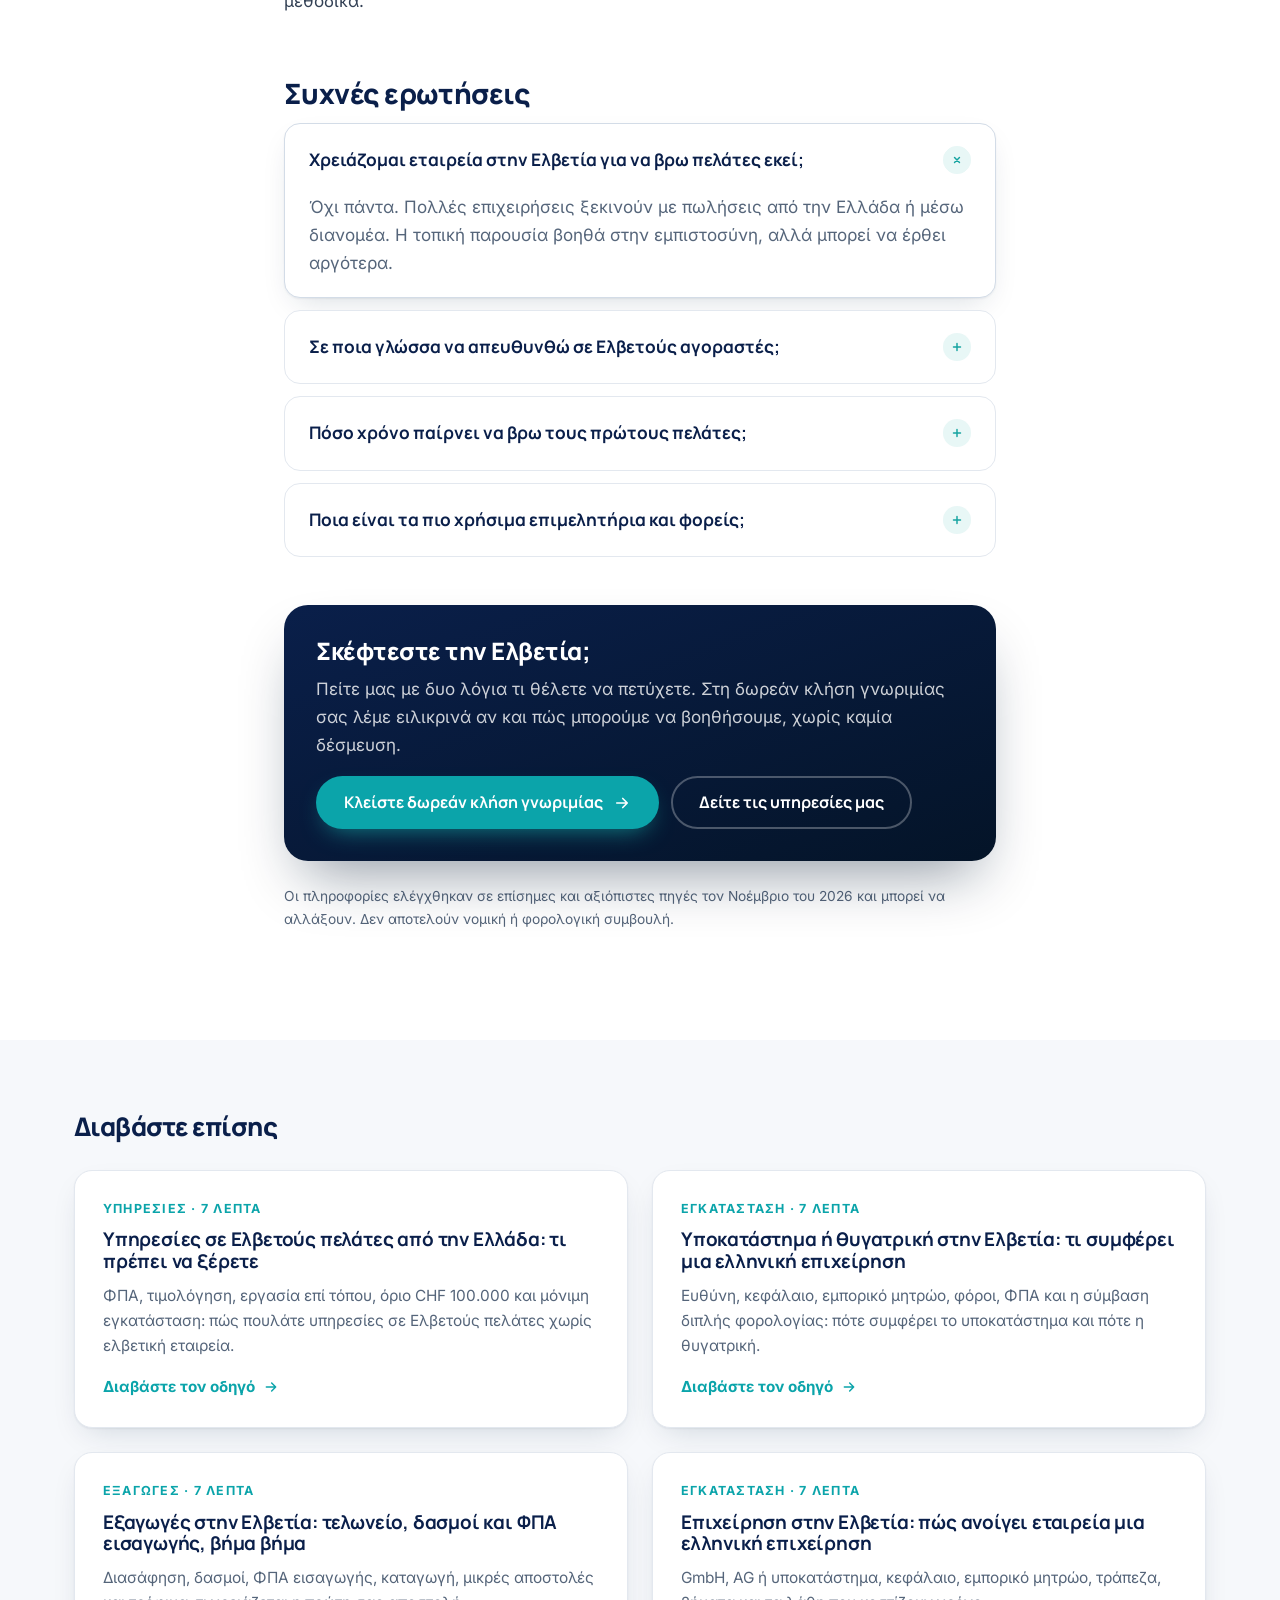
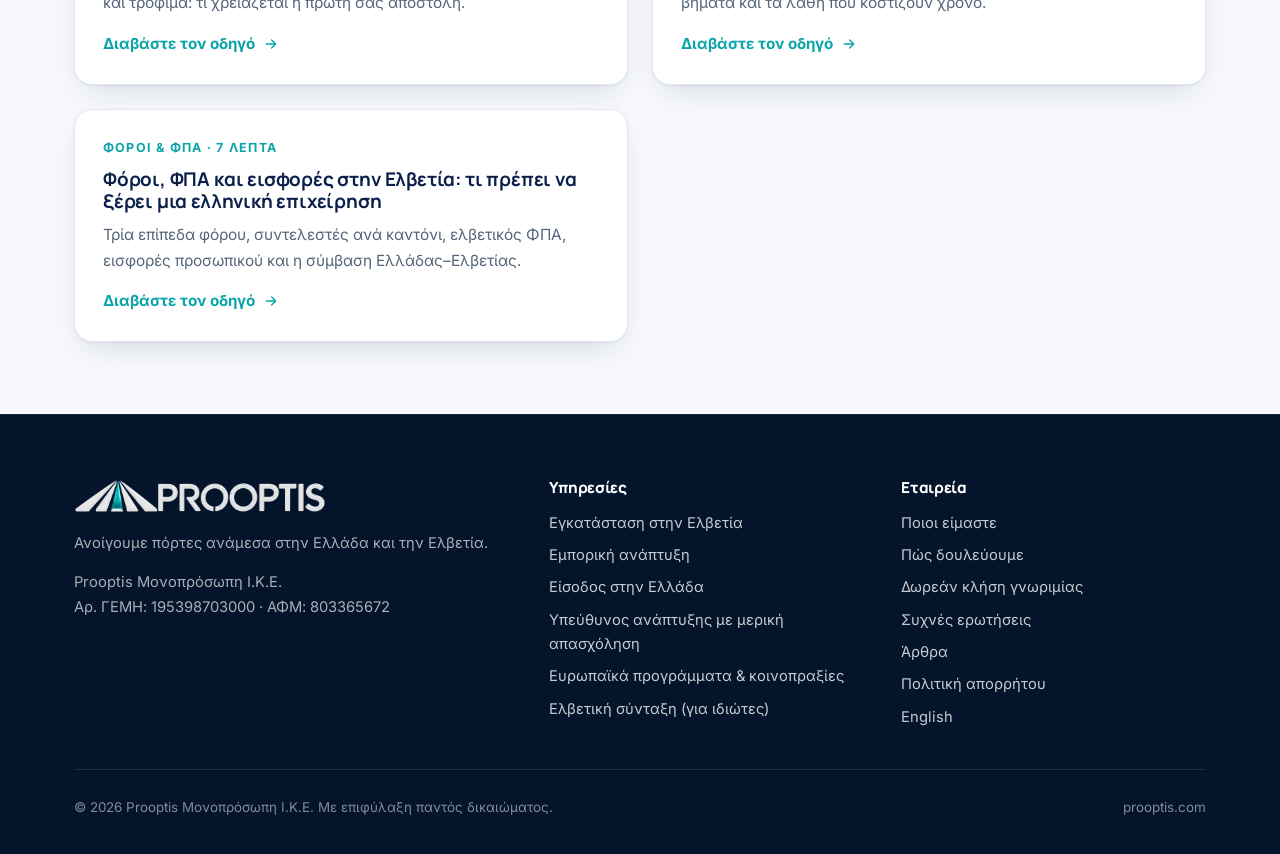
<file: arthra/pelates-stin-elvetia/index.html>
<!doctype html>
<html lang="el" class="no-js">
<head>
<meta charset="utf-8">
<meta name="viewport" content="width=device-width, initial-scale=1">
<title>Πελάτες στην Ελβετία: οδηγός για ελληνικές επιχειρήσεις | Prooptis</title>
<meta name="description" content="Γλωσσικές περιοχές, εκθέσεις, επιμελητήρια, ελβετική επιχειρηματική κουλτούρα, σωστή πρώτη επαφή και προσαρμογή της προσφοράς. Πρακτικός οδηγός για ελληνικές επιχειρήσεις.">
<link rel="canonical" href="https://prooptis.com/arthra/pelates-stin-elvetia/">
<link rel="alternate" hreflang="el" href="https://prooptis.com/arthra/pelates-stin-elvetia/">
<link rel="alternate" hreflang="x-default" href="https://prooptis.com/arthra/pelates-stin-elvetia/">
<meta name="robots" content="index, follow, max-image-preview:large">
<meta name="theme-color" content="#0B2545">
<meta property="og:type" content="article">
<meta property="og:site_name" content="Prooptis">
<meta property="og:locale" content="el_GR">
<meta property="og:title" content="Πελάτες στην Ελβετία: οδηγός για ελληνικές επιχειρήσεις | Prooptis">
<meta property="og:description" content="Γλωσσικές περιοχές, εκθέσεις, επιμελητήρια, ελβετική επιχειρηματική κουλτούρα, σωστή πρώτη επαφή και προσαρμογή της προσφοράς. Πρακτικός οδηγός για ελληνικές επιχειρήσεις.">
<meta property="og:url" content="https://prooptis.com/arthra/pelates-stin-elvetia/">
<meta property="og:image" content="https://prooptis.com/assets/img/og-image.png">
<meta property="og:image:width" content="1200">
<meta property="og:image:height" content="630">
<meta name="twitter:card" content="summary_large_image">
<link rel="icon" href="/assets/favicon.png" type="image/png" sizes="64x64">
<link rel="icon" href="/assets/favicon-32.png" type="image/png" sizes="32x32">
<link rel="apple-touch-icon" href="/assets/img/apple-touch-icon.png">
<link rel="preload" href="/assets/fonts/manrope-greek.woff2" as="font" type="font/woff2" crossorigin>
<link rel="preload" href="/assets/fonts/inter-greek.woff2" as="font" type="font/woff2" crossorigin>
<link rel="stylesheet" href="/assets/css/style.css?v=20261119">
<script type="application/ld+json">
{
 "@context": "https://schema.org",
 "@graph": [
  {
   "@type": "Organization",
   "@id": "https://prooptis.com/#organization",
   "name": "Prooptis",
   "url": "https://prooptis.com/",
   "logo": {
    "@type": "ImageObject",
    "url": "https://prooptis.com/assets/img/logo.png"
   }
  },
  {
   "@type": "WebSite",
   "@id": "https://prooptis.com/#website",
   "url": "https://prooptis.com/",
   "name": "Prooptis",
   "publisher": {
    "@id": "https://prooptis.com/#organization"
   }
  },
  {
   "@type": "WebPage",
   "@id": "https://prooptis.com/arthra/pelates-stin-elvetia/#webpage",
   "url": "https://prooptis.com/arthra/pelates-stin-elvetia/",
   "name": "Πελάτες στην Ελβετία: οδηγός για ελληνικές επιχειρήσεις | Prooptis",
   "description": "Γλωσσικές περιοχές, εκθέσεις, επιμελητήρια, ελβετική επιχειρηματική κουλτούρα, σωστή πρώτη επαφή και προσαρμογή της προσφοράς. Πρακτικός οδηγός για ελληνικές επιχειρήσεις.",
   "inLanguage": "el",
   "isPartOf": {
    "@id": "https://prooptis.com/#website"
   },
   "breadcrumb": {
    "@id": "https://prooptis.com/arthra/pelates-stin-elvetia/#breadcrumb"
   }
  },
  {
   "@type": "Article",
   "@id": "https://prooptis.com/arthra/pelates-stin-elvetia/#article",
   "headline": "Πώς βρίσκει πελάτες και συνεργάτες στην Ελβετία μια ελληνική επιχείρηση",
   "description": "Γλωσσικές περιοχές, εκθέσεις, επιμελητήρια, ελβετική επιχειρηματική κουλτούρα, σωστή πρώτη επαφή και προσαρμογή της προσφοράς. Πρακτικός οδηγός για ελληνικές επιχειρήσεις.",
   "image": "https://prooptis.com/assets/img/og-image.png",
   "datePublished": "2026-11-10",
   "dateModified": "2026-11-12",
   "inLanguage": "el",
   "articleSection": "Πωλήσεις",
   "wordCount": 986,
   "author": {
    "@type": "Organization",
    "name": "Prooptis",
    "url": "https://prooptis.com/"
   },
   "publisher": {
    "@id": "https://prooptis.com/#organization"
   },
   "mainEntityOfPage": {
    "@id": "https://prooptis.com/arthra/pelates-stin-elvetia/#webpage"
   },
   "isPartOf": {
    "@id": "https://prooptis.com/#website"
   },
   "about": [
    {
     "@type": "Country",
     "name": "Switzerland"
    }
   ]
  },
  {
   "@type": "BreadcrumbList",
   "@id": "https://prooptis.com/arthra/pelates-stin-elvetia/#breadcrumb",
   "itemListElement": [
    {
     "@type": "ListItem",
     "position": 1,
     "name": "Αρχική",
     "item": "https://prooptis.com/"
    },
    {
     "@type": "ListItem",
     "position": 2,
     "name": "Άρθρα",
     "item": "https://prooptis.com/arthra/"
    },
    {
     "@type": "ListItem",
     "position": 3,
     "name": "Πώς βρίσκει πελάτες και συνεργάτες στην Ελβετία μια ελληνική επιχείρηση",
     "item": "https://prooptis.com/arthra/pelates-stin-elvetia/"
    }
   ]
  },
  {
   "@type": "FAQPage",
   "@id": "https://prooptis.com/arthra/pelates-stin-elvetia/#faq",
   "mainEntity": [
    {
     "@type": "Question",
     "name": "Χρειάζομαι εταιρεία στην Ελβετία για να βρω πελάτες εκεί;",
     "acceptedAnswer": {
      "@type": "Answer",
      "text": "Όχι πάντα. Πολλές επιχειρήσεις ξεκινούν με πωλήσεις από την Ελλάδα ή μέσω διανομέα. Η τοπική παρουσία βοηθά στην εμπιστοσύνη, αλλά μπορεί να έρθει αργότερα."
     }
    },
    {
     "@type": "Question",
     "name": "Σε ποια γλώσσα να απευθυνθώ σε Ελβετούς αγοραστές;",
     "acceptedAnswer": {
      "@type": "Answer",
      "text": "Στη γλώσσα της περιοχής: γερμανικά στη Ζυρίχη ή τη Βασιλεία, γαλλικά στη Γενεύη ή τη Λωζάνη, ιταλικά στο Τιτσίνο. Τα αγγλικά γίνονται συχνά δεκτά, αλλά η δική τους γλώσσα δείχνει σοβαρότητα."
     }
    },
    {
     "@type": "Question",
     "name": "Πόσο χρόνο παίρνει να βρω τους πρώτους πελάτες;",
     "acceptedAnswer": {
      "@type": "Answer",
      "text": "Συχνά μήνες. Εξαρτάται από τον κλάδο, το προϊόν και το πόσο καλά προετοιμασμένη είναι η προσέγγιση. Οι συστάσεις και οι εκθέσεις συνήθως επιταχύνουν τη διαδικασία."
     }
    },
    {
     "@type": "Question",
     "name": "Ποια είναι τα πιο χρήσιμα επιμελητήρια και φορείς;",
     "acceptedAnswer": {
      "@type": "Answer",
      "text": "Το Γραφείο Οικονομικών και Εμπορικών Υποθέσεων της ελληνικής πρεσβείας στη Βέρνη, το Οικονομικό Επιμελητήριο Ελβετίας–Ελλάδας, η Swiss-Hellenic Business Association, η Enterprise Greece και τα καντονικά εμπορικά επιμελητήρια."
     }
    }
   ]
  }
 ]
}
</script>
<meta property="article:published_time" content="2026-11-10">
</head>
<body>
<a class="skip" href="#main">Μετάβαση στο περιεχόμενο</a>
<header class="site-header">
  <nav class="container nav" aria-label="Μενού">
    <a class="brand" href="/" aria-label="Prooptis"><img src="/assets/img/logo-light.png" alt="Prooptis" width="297" height="40"></a>
    <ul class="nav-links" id="nav-links"><li><a href="/#giati-elvetia">Αγορές</a></li><li><a href="/#ypiresies">Υπηρεσίες</a></li><li><a href="/#pos-doulevoume">Πώς δουλεύουμε</a></li><li><a href="/#poioi-eimaste">Ποιοι είμαστε</a></li><li><a href="/#faq">Ερωτήσεις</a></li><li><a href="/arthra/">Άρθρα</a></li><li><a class="lang" href="/en/" hreflang="en" lang="en" title="English">EN</a></li></ul>
    <a class="btn btn-primary nav-cta" href="/#epikoinonia">Δωρεάν κλήση</a>
    <button class="nav-toggle" type="button" aria-expanded="false" aria-controls="nav-links" aria-label="Μενού"><svg viewBox="0 0 24 24" fill="none" stroke="currentColor" stroke-width="2" stroke-linecap="round" aria-hidden="true"><path d="M4 7h16M4 12h16M4 17h16"/></svg></button>
  </nav>
</header>
<main id="main">
  <section class="page-hero article-hero">
    <div class="container narrow">
      <nav class="crumbs" aria-label="Διαδρομή"><a href="/">Αρχική</a><span aria-hidden="true">/</span><a href="/arthra/">Άρθρα</a></nav>
      <div class="eyebrow">Πωλήσεις</div>
      <h1>Πώς βρίσκει πελάτες και συνεργάτες στην Ελβετία μια ελληνική επιχείρηση</h1>
      <p class="lead">Η Ελβετία έχει αγοραστές που πληρώνουν για ποιότητα και μένουν πιστοί για χρόνια. Δεν ανοίγει όμως με ένα μαζικό email. Ανοίγει με το σωστό μήνυμα, στη σωστή γλώσσα, προς τους σωστούς ανθρώπους, και συχνά με μια καλή σύσταση.</p>
      <p class="meta"><time datetime="2026-11-12">Ενημέρωση: 12 Νοεμβρίου 2026</time> · 7 λεπτά ανάγνωση</p>
    </div>
  </section>
  <article class="prose article">
    <div class="summary-box"><h2 class="summary-title">Με λίγα λόγια</h2><ul class="checks"><li><svg viewBox="0 0 24 24" fill="none" stroke="currentColor" stroke-width="2.2" stroke-linecap="round" stroke-linejoin="round" aria-hidden="true"><circle cx="12" cy="12" r="10" stroke-opacity=".25"/><path d="m7.5 12.5 3 3 6-6.5"/></svg><span>Η Ελβετία είναι στην πράξη τρεις αγορές: γερμανόφωνη, γαλλόφωνη και ιταλόφωνη. Ξεκινήστε από μία.</span></li><li><svg viewBox="0 0 24 24" fill="none" stroke="currentColor" stroke-width="2.2" stroke-linecap="round" stroke-linejoin="round" aria-hidden="true"><circle cx="12" cy="12" r="10" stroke-opacity=".25"/><path d="m7.5 12.5 3 3 6-6.5"/></svg><span>Εκθέσεις, επιμελητήρια και συστάσεις ανοίγουν πόρτες πιο γρήγορα από τα «κρύα» emails.</span></li><li><svg viewBox="0 0 24 24" fill="none" stroke="currentColor" stroke-width="2.2" stroke-linecap="round" stroke-linejoin="round" aria-hidden="true"><circle cx="12" cy="12" r="10" stroke-opacity=".25"/><path d="m7.5 12.5 3 3 6-6.5"/></svg><span>Συνέπεια, ακρίβεια και ποιότητα μετράνε συχνά περισσότερο από τη χαμηλότερη τιμή.</span></li></ul></div>
    
    <nav class="toc" aria-label="Περιεχόμενα"><h2 class="toc-title">Σε αυτό το άρθρο</h2><ol><li><a href="#glosses">Μία χώρα, τρεις αγορές</a></li><li><a href="#poios-agorazei">Ξεκινήστε από το «ποιος αγοράζει»</a></li><li><a href="#ektheseis">Εκθέσεις: πολλοί αγοραστές στο ίδιο μέρος</a></li><li><a href="#foreis">Επιμελητήρια και φορείς που βοηθούν</a></li><li><a href="#koultoura">Η ελβετική επιχειρηματική κουλτούρα</a></li><li><a href="#proti-epafi">Η πρώτη επαφή και η εμπιστοσύνη</a></li><li><a href="#prosarmogi">Προσαρμόστε την προσφορά σας</a></li><li><a href="#faq">Συχνές ερωτήσεις</a></li></ol></nav>
    
<h2 id="glosses">Μία χώρα, τρεις αγορές</h2>
<p>Η Ελβετία έχει τέσσερις εθνικές γλώσσες. Σύμφωνα με την Ομοσπονδιακή Στατιστική Υπηρεσία (2023), περίπου το <strong>61%</strong> του πληθυσμού έχει κύρια γλώσσα τα γερμανικά, το <strong>23%</strong> τα γαλλικά, το <strong>8%</strong> τα ιταλικά και περίπου το 0,5% τα ρετορομανικά.</p>
<ul>
<li><strong>Γερμανόφωνη Ελβετία:</strong> Ζυρίχη, Βασιλεία, Βέρνη, Λουκέρνη, Σανκτ Γκάλεν. Η μεγαλύτερη αγορά. Στον προφορικό λόγο μιλούν ελβετογερμανικά, αλλά γράφουν σε κανονικά γερμανικά.</li>
<li><strong>Γαλλόφωνη Ελβετία (Romandie):</strong> Γενεύη, Λωζάνη, Νεσατέλ, Φριβούργο. Πιο κοντά στη γαλλική κουλτούρα, με πολλούς διεθνείς οργανισμούς.</li>
<li><strong>Ιταλόφωνη Ελβετία (Τιτσίνο):</strong> Λουγκάνο, Μπελιντζόνα. Μικρότερη αγορά, αλλά συχνά πιο εύκολη πρώτη επαφή για όσους μιλούν ιταλικά.</li>
</ul>
<p>Το πιο συχνό λάθος είναι να προσπαθείτε να «πιάσετε» όλη τη χώρα μαζί. Διαλέξτε μία περιοχή, γνωρίστε την καλά και μετά επεκταθείτε.</p>

<h2 id="poios-agorazei">Ξεκινήστε από το «ποιος αγοράζει»</h2>
<p>Πριν στείλετε οτιδήποτε, φτιάξτε έναν απλό χάρτη: ποιοι αγοράζουν προϊόντα σαν το δικό σας; Για τρόφιμα μπορεί να είναι αλυσίδες σουπερμάρκετ, χονδρέμποροι, εισαγωγείς ή εστιατόρια. Για μηχανήματα, διανομείς και βιομηχανικοί αγοραστές. Για λογισμικό και υπηρεσίες, μικρομεσαίες επιχειρήσεις ενός συγκεκριμένου κλάδου.</p>
<p>Χρήσιμα εργαλεία για την αρχή:</p>
<ul>
<li>επαγγελματικοί κατάλογοι προμηθευτών και εταιρειών ανά κλάδο, όπως αυτοί που προτείνει και η πρεσβεία της Ελβετίας στην Αθήνα,</li>
<li>το κεντρικό ευρετήριο εταιρειών Zefix, για να δείτε ποια είναι πραγματικά μια εταιρεία,</li>
<li>οι κλαδικοί σύνδεσμοι κάθε τομέα, που συχνά έχουν λίστες μελών.</li>
</ul>
<p>Στόχος δεν είναι μια λίστα με χιλιάδες ονόματα. Είναι 30–50 σωστοί υποψήφιοι, με όνομα υπεύθυνου και ένα καλό λόγο για να σας ακούσουν.</p>

<h2 id="ektheseis">Εκθέσεις: πολλοί αγοραστές στο ίδιο μέρος</h2>
<p>Οι εκθέσεις είναι από τους καλύτερους τρόπους να γνωρίσετε Ελβετούς αγοραστές από κοντά. Οι μεγάλες ελβετικές κλαδικές εκθέσεις καλύπτουν σχεδόν κάθε τομέα. Μερικά παραδείγματα:</p>
<ul>
<li><strong>Κατασκευές και δομικά υλικά:</strong> μεγάλη κλαδική έκθεση στη Βασιλεία.</li>
<li><strong>Φιλοξενία, εστίαση και επαγγελματική κουζίνα:</strong> επίσης στη Βασιλεία.</li>
<li><strong>Γεωργικά και δασικά μηχανήματα:</strong> κλαδική έκθεση στη Βέρνη.</li>
<li><strong>Γεωργία και τρόφιμα:</strong> μεγάλη έκθεση στο Σανκτ Γκάλεν.</li>
</ul>
<p>Οι ημερομηνίες αλλάζουν, και κάποιες εκθέσεις δεν γίνονται κάθε χρόνο. Ελέγξτε τις πάντα στο site της έκθεσης. Μια πρακτική συμβουλή: την πρώτη φορά πηγαίνετε ως επισκέπτης. Κλείστε ραντεβού πριν πάτε και κρατήστε σημειώσεις για κάθε συζήτηση. Το περίπτερο μπορεί να περιμένει την επόμενη χρονιά.</p>

<h2 id="foreis">Επιμελητήρια και φορείς που βοηθούν</h2>
<ul>
<li><strong>Γραφείο Οικονομικών και Εμπορικών Υποθέσεων της ελληνικής πρεσβείας στη Βέρνη:</strong> πληροφορίες για την αγορά και επαφές.</li>
<li><strong>Οικονομικό Επιμελητήριο Ελβετίας–Ελλάδας:</strong> με έδρα τη Ζυρίχη και γραφείο στην Αθήνα.</li>
<li><strong>Swiss-Hellenic Business Association:</strong> ιδρύθηκε στα τέλη του 2025 και λειτουργεί στην Ελλάδα.</li>
<li><strong>Enterprise Greece:</strong> ο ελληνικός φορέας για εξαγωγές και επενδύσεις.</li>
<li><strong>Καντονικά εμπορικά επιμελητήρια και υπηρεσίες οικονομικής ανάπτυξης:</strong> χρήσιμα όταν σκέφτεστε να εγκατασταθείτε σε ένα καντόνι. Ο ελβετικός φορέας Switzerland Global Enterprise στηρίζει κυρίως Ελβετούς εξαγωγείς και ξένες εταιρείες που θέλουν να εγκατασταθούν στην Ελβετία.</li>
</ul>

<h2 id="koultoura">Η ελβετική επιχειρηματική κουλτούρα</h2>
<p>Λίγα πράγματα που κάνουν μεγάλη διαφορά:</p>
<ul>
<li><strong>Συνέπεια στην ώρα.</strong> Το ραντεβού στις 10:00 σημαίνει 10:00. Ούτε 10:05.</li>
<li><strong>Τυπικότητα στην αρχή.</strong> Χρησιμοποιήστε «Sie» ή «vous», επώνυμο και τίτλο, μέχρι να σας προτείνουν κάτι πιο φιλικό.</li>
<li><strong>Ποιότητα πριν από την τιμή.</strong> Ο Ελβετός αγοραστής θέλει αξιοπιστία, σταθερή ποιότητα και παράδοση στην ώρα της. Η χαμηλή τιμή μόνη της σπάνια πείθει.</li>
<li><strong>Ακρίβεια στις προσφορές.</strong> Τιμές σε φράγκα, με ή χωρίς ΦΠΑ, όροι παράδοσης, χρόνοι, εγγύηση. Χωρίς «περίπου».</li>
<li><strong>Αργές αποφάσεις, μακροχρόνιες σχέσεις.</strong> Μια απόφαση μπορεί να πάρει μήνες. Όταν όμως σας εμπιστευτούν, συχνά μένουν για χρόνια.</li>
<li><strong>Υποσχεθείτε λιγότερα, δώστε περισσότερα.</strong> Οι υπερβολές χαλάνε την εμπιστοσύνη γρήγορα.</li>
</ul>

<h2 id="proti-epafi">Η πρώτη επαφή και η εμπιστοσύνη</h2>
<p>Στην Ελβετία ένα «κρύο» email σε άγνωστο σπάνια φέρνει ραντεβού. Μια σύσταση από κάποιον που ο αγοραστής εμπιστεύεται συχνά το φέρνει. Γι’ αυτό αξίζει να επενδύσετε στο δίκτυο: επιμελητήρια, εκθέσεις, κοινοί γνωστοί, ικανοποιημένοι πελάτες.</p>
<p>Όταν γράφετε:</p>
<ol class="steps-list">
<li><strong>Στη γλώσσα του παραλήπτη.</strong> Σωστά γερμανικά ή γαλλικά, όχι αυτόματη μετάφραση χωρίς έλεγχο.</li>
<li><strong>Σύντομα.</strong> Ποιοι είστε, τι προσφέρετε, γιατί ταιριάζει σε αυτόν και τι του ζητάτε (π.χ. ένα τηλεφώνημα 20 λεπτών).</li>
<li><strong>Με απόδειξη.</strong> Πιστοποιήσεις, πελάτες-αναφορές, δείγματα.</li>
<li><strong>Με ευγενικό follow-up.</strong> Αν δεν απαντήσουν, ένα σύντομο υπενθυμιστικό μετά από 1–2 εβδομάδες είναι φυσιολογικό. Τρία συνεχόμενα όχι.</li>
</ol>
<p>Απαντάτε γρήγορα, κρατάτε κάθε υπόσχεση και επιβεβαιώνετε γραπτά ό,τι συμφωνείτε. Έτσι χτίζεται η εμπιστοσύνη.</p>

<h2 id="prosarmogi">Προσαρμόστε την προσφορά σας</h2>
<ul>
<li><strong>Γλώσσα:</strong> κατάλογος, site και συσκευασίες στη γλώσσα της περιοχής σας. Για καταναλωτικά προϊόντα, ελέγξτε τους ελβετικούς κανόνες σήμανσης.</li>
<li><strong>Τιμές σε φράγκα</strong> και σαφείς όροι παράδοσης και πληρωμής.</li>
<li><strong>Πρότυπα και πιστοποιήσεις</strong> που αναγνωρίζουν οι Ελβετοί αγοραστές στον κλάδο σας.</li>
<li><strong>Εξυπηρέτηση μετά την πώληση:</strong> ποιος απαντά, σε ποια γλώσσα, πόσο γρήγορα. Για μηχανήματα, ποιος κάνει το σέρβις.</li>
<li><strong>Τοπική παρουσία:</strong> ένα ελβετικό τηλέφωνο, μια διεύθυνση ή ένας συνεργάτης επί τόπου ανεβάζουν αισθητά την εμπιστοσύνη. Για το πότε αξίζει να ανοίξετε εταιρεία, δείτε τον οδηγό μας για <a href="/arthra/etaireia-stin-elvetia/">επιχείρηση στην Ελβετία</a>.</li>
</ul>
<p>Και να είστε ρεαλιστές: από την πρώτη επαφή μέχρι την πρώτη σοβαρή παραγγελία συχνά περνούν μήνες. Αυτό είναι φυσιολογικό. Αυτό που μετράει είναι να προχωράτε μεθοδικά.</p>

    <section id="faq" aria-labelledby="faq-title"><h2 id="faq-title">Συχνές ερωτήσεις</h2><div class="faq"><details open><summary>Χρειάζομαι εταιρεία στην Ελβετία για να βρω πελάτες εκεί;</summary><p>Όχι πάντα. Πολλές επιχειρήσεις ξεκινούν με πωλήσεις από την Ελλάδα ή μέσω διανομέα. Η τοπική παρουσία βοηθά στην εμπιστοσύνη, αλλά μπορεί να έρθει αργότερα.</p></details><details><summary>Σε ποια γλώσσα να απευθυνθώ σε Ελβετούς αγοραστές;</summary><p>Στη γλώσσα της περιοχής: γερμανικά στη Ζυρίχη ή τη Βασιλεία, γαλλικά στη Γενεύη ή τη Λωζάνη, ιταλικά στο Τιτσίνο. Τα αγγλικά γίνονται συχνά δεκτά, αλλά η δική τους γλώσσα δείχνει σοβαρότητα.</p></details><details><summary>Πόσο χρόνο παίρνει να βρω τους πρώτους πελάτες;</summary><p>Συχνά μήνες. Εξαρτάται από τον κλάδο, το προϊόν και το πόσο καλά προετοιμασμένη είναι η προσέγγιση. Οι συστάσεις και οι εκθέσεις συνήθως επιταχύνουν τη διαδικασία.</p></details><details><summary>Ποια είναι τα πιο χρήσιμα επιμελητήρια και φορείς;</summary><p>Το Γραφείο Οικονομικών και Εμπορικών Υποθέσεων της ελληνικής πρεσβείας στη Βέρνη, το Οικονομικό Επιμελητήριο Ελβετίας–Ελλάδας, η Swiss-Hellenic Business Association, η Enterprise Greece και τα καντονικά εμπορικά επιμελητήρια.</p></details></div></section>
    <aside class="cta-box" aria-label="Επικοινωνία">
  <h2>Σκέφτεστε την Ελβετία;</h2>
  <p>Πείτε μας με δυο λόγια τι θέλετε να πετύχετε. Στη δωρεάν κλήση γνωριμίας σας λέμε ειλικρινά αν και πώς μπορούμε να βοηθήσουμε, χωρίς καμία δέσμευση.</p>
  <div class="cta-actions"><a class="btn btn-primary" href="/#epikoinonia">Κλείστε δωρεάν κλήση γνωριμίας <svg viewBox="0 0 24 24" fill="none" stroke="currentColor" stroke-width="2.2" stroke-linecap="round" stroke-linejoin="round" aria-hidden="true"><path d="M5 12h14M13 6l6 6-6 6"/></svg></a><a class="btn btn-ghost" href="/#ypiresies">Δείτε τις υπηρεσίες μας</a></div>
</aside>
    <p class="small note-end">Οι πληροφορίες ελέγχθηκαν σε επίσημες και αξιόπιστες πηγές τον Νοέμβριο του 2026 και μπορεί να αλλάξουν. Δεν αποτελούν νομική ή φορολογική συμβουλή.</p>
  </article>
  <section class="section alt related" aria-labelledby="rel-title"><div class="container"><h2 id="rel-title">Διαβάστε επίσης</h2><div class="article-grid"><a class="article-card" href="/arthra/ypiresies-gia-elvetous-pelates/">
  <span class="kicker">Υπηρεσίες · 7 λεπτά</span>
  <h3>Υπηρεσίες σε Ελβετούς πελάτες από την Ελλάδα: τι πρέπει να ξέρετε</h3>
  <p>ΦΠΑ, τιμολόγηση, εργασία επί τόπου, όριο CHF 100.000 και μόνιμη εγκατάσταση: πώς πουλάτε υπηρεσίες σε Ελβετούς πελάτες χωρίς ελβετική εταιρεία.</p>
  <span class="more">Διαβάστε τον οδηγό <svg viewBox="0 0 24 24" fill="none" stroke="currentColor" stroke-width="2.2" stroke-linecap="round" stroke-linejoin="round" aria-hidden="true"><path d="M5 12h14M13 6l6 6-6 6"/></svg></span>
</a><a class="article-card" href="/arthra/ypokatastima-i-thygatriki-elvetia/">
  <span class="kicker">Εγκατάσταση · 7 λεπτά</span>
  <h3>Υποκατάστημα ή θυγατρική στην Ελβετία: τι συμφέρει μια ελληνική επιχείρηση</h3>
  <p>Ευθύνη, κεφάλαιο, εμπορικό μητρώο, φόροι, ΦΠΑ και η σύμβαση διπλής φορολογίας: πότε συμφέρει το υποκατάστημα και πότε η θυγατρική.</p>
  <span class="more">Διαβάστε τον οδηγό <svg viewBox="0 0 24 24" fill="none" stroke="currentColor" stroke-width="2.2" stroke-linecap="round" stroke-linejoin="round" aria-hidden="true"><path d="M5 12h14M13 6l6 6-6 6"/></svg></span>
</a><a class="article-card" href="/arthra/exagoges-stin-elvetia/">
  <span class="kicker">Εξαγωγές · 7 λεπτά</span>
  <h3>Εξαγωγές στην Ελβετία: τελωνείο, δασμοί και ΦΠΑ εισαγωγής, βήμα βήμα</h3>
  <p>Διασάφηση, δασμοί, ΦΠΑ εισαγωγής, καταγωγή, μικρές αποστολές και τρόφιμα: τι χρειάζεται η πρώτη σας αποστολή.</p>
  <span class="more">Διαβάστε τον οδηγό <svg viewBox="0 0 24 24" fill="none" stroke="currentColor" stroke-width="2.2" stroke-linecap="round" stroke-linejoin="round" aria-hidden="true"><path d="M5 12h14M13 6l6 6-6 6"/></svg></span>
</a><a class="article-card" href="/arthra/etaireia-stin-elvetia/">
  <span class="kicker">Εγκατάσταση · 7 λεπτά</span>
  <h3>Επιχείρηση στην Ελβετία: πώς ανοίγει εταιρεία μια ελληνική επιχείρηση</h3>
  <p>GmbH, AG ή υποκατάστημα, κεφάλαιο, εμπορικό μητρώο, τράπεζα, βήματα και τα λάθη που κοστίζουν χρόνο.</p>
  <span class="more">Διαβάστε τον οδηγό <svg viewBox="0 0 24 24" fill="none" stroke="currentColor" stroke-width="2.2" stroke-linecap="round" stroke-linejoin="round" aria-hidden="true"><path d="M5 12h14M13 6l6 6-6 6"/></svg></span>
</a><a class="article-card" href="/arthra/foroi-fpa-elvetia/">
  <span class="kicker">Φόροι &amp; ΦΠΑ · 7 λεπτά</span>
  <h3>Φόροι, ΦΠΑ και εισφορές στην Ελβετία: τι πρέπει να ξέρει μια ελληνική επιχείρηση</h3>
  <p>Τρία επίπεδα φόρου, συντελεστές ανά καντόνι, ελβετικός ΦΠΑ, εισφορές προσωπικού και η σύμβαση Ελλάδας–Ελβετίας.</p>
  <span class="more">Διαβάστε τον οδηγό <svg viewBox="0 0 24 24" fill="none" stroke="currentColor" stroke-width="2.2" stroke-linecap="round" stroke-linejoin="round" aria-hidden="true"><path d="M5 12h14M13 6l6 6-6 6"/></svg></span>
</a></div></div></section>
</main>
<footer class="site-footer">
  <div class="container">
    <div class="footer-grid">
      <div>
        <img src="/assets/img/logo-light.png" alt="Prooptis" width="297" height="40" loading="lazy">
        <p>Ανοίγουμε πόρτες ανάμεσα στην Ελλάδα και την Ελβετία.</p>
        <p>Prooptis Μονοπρόσωπη Ι.Κ.Ε.<br>Αρ. ΓΕΜΗ: 195398703000 · ΑΦΜ: 803365672</p>
      </div>
      <div><h4>Υπηρεσίες</h4><ul><li><a href="/#service-1">Εγκατάσταση στην Ελβετία</a></li><li><a href="/#service-2">Εμπορική ανάπτυξη</a></li><li><a href="/#service-3">Είσοδος στην Ελλάδα</a></li><li><a href="/#service-4">Υπεύθυνος ανάπτυξης με μερική απασχόληση</a></li><li><a href="/#service-5">Ευρωπαϊκά προγράμματα &amp; κοινοπραξίες</a></li><li><a href="/elvetiki-syntaxi/">Ελβετική σύνταξη (για ιδιώτες)</a></li></ul></div>
      <div><h4>Εταιρεία</h4><ul><li><a href="/#poioi-eimaste">Ποιοι είμαστε</a></li><li><a href="/#pos-doulevoume">Πώς δουλεύουμε</a></li><li><a href="/#epikoinonia">Δωρεάν κλήση γνωριμίας</a></li><li><a href="/#faq">Συχνές ερωτήσεις</a></li><li><a href="/arthra/">Άρθρα</a></li><li><a href="/privacy/">Πολιτική απορρήτου</a></li><li><a href="/en/">English</a></li></ul></div>
    </div>
    <div class="legal"><span>© <span data-year>2026</span> Prooptis Μονοπρόσωπη Ι.Κ.Ε. Με επιφύλαξη παντός δικαιώματος.</span><span>prooptis.com</span></div>
  </div>
</footer>
<script src="/assets/js/main.js?v=20261119" defer></script>
<script data-goatcounter="https://prooptis.goatcounter.com/count" async src="//gc.zgo.at/count.js"></script>
</body>
</html>
</file>
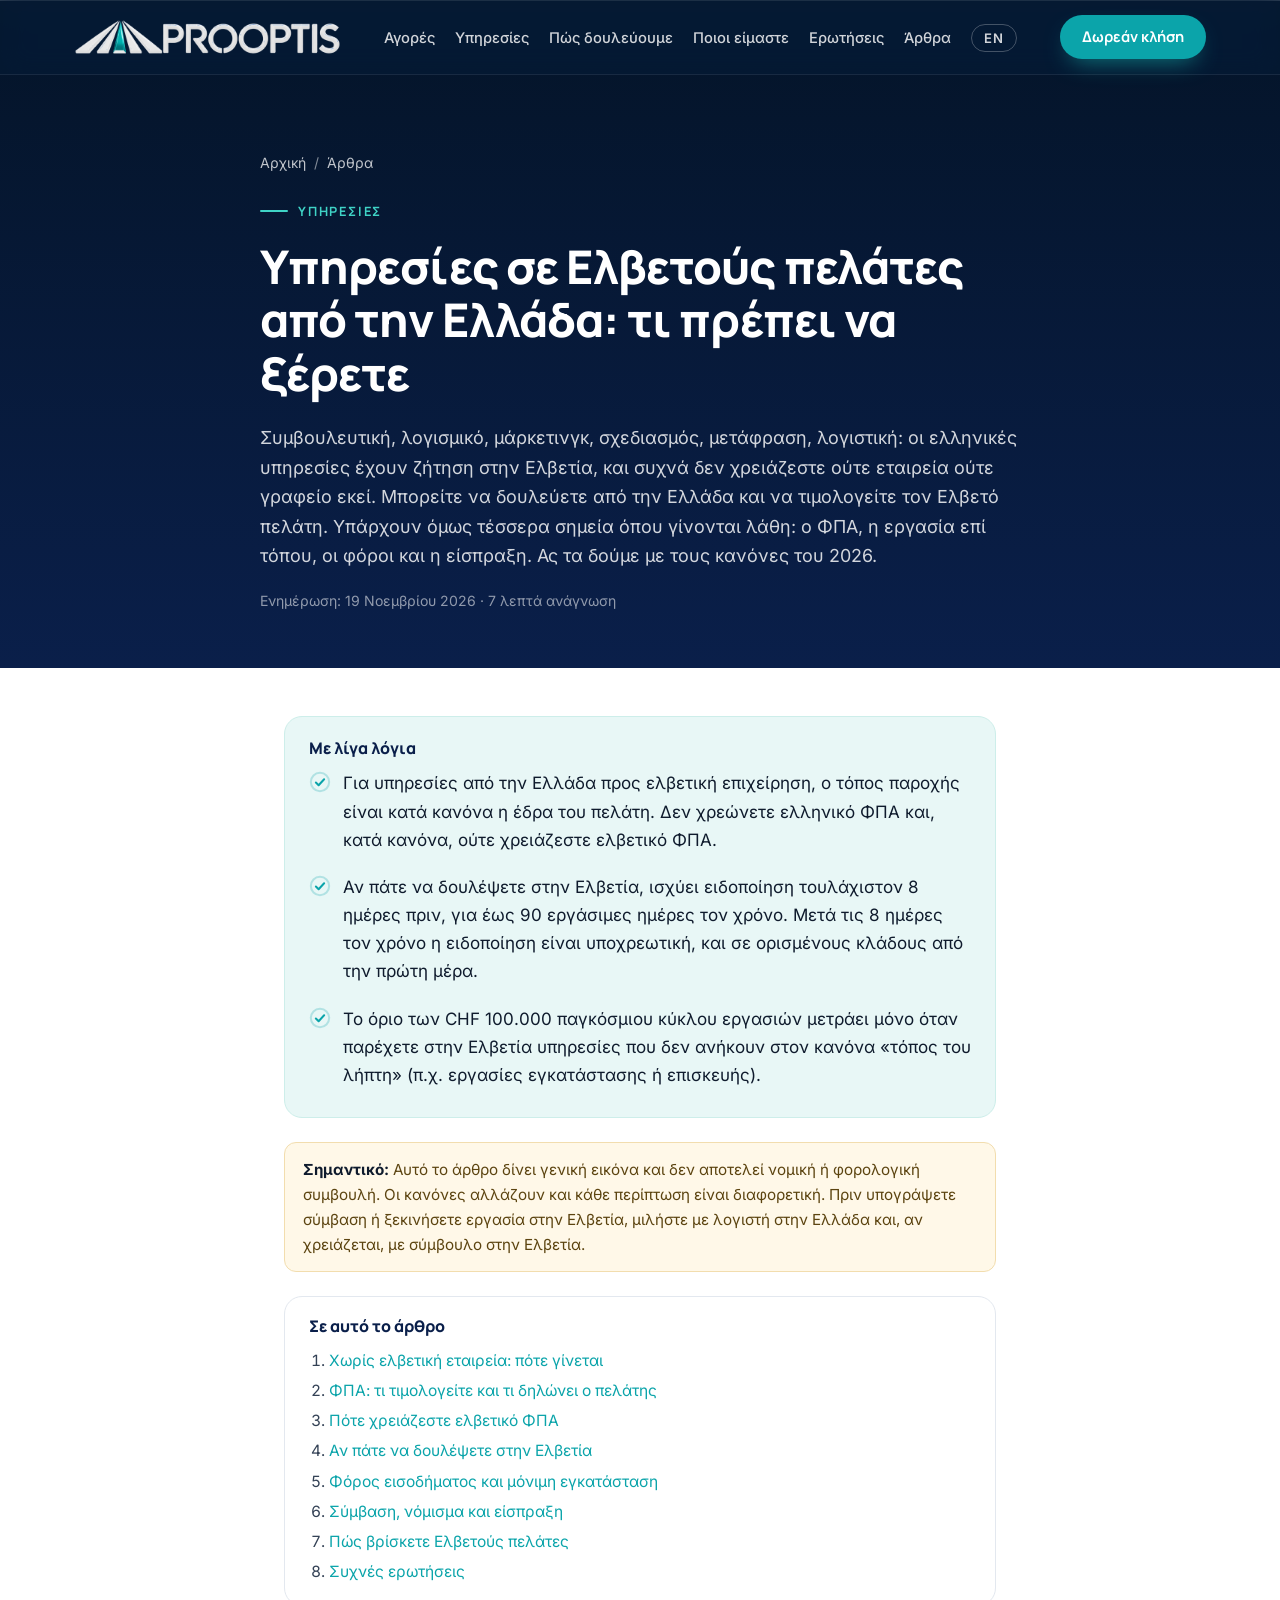
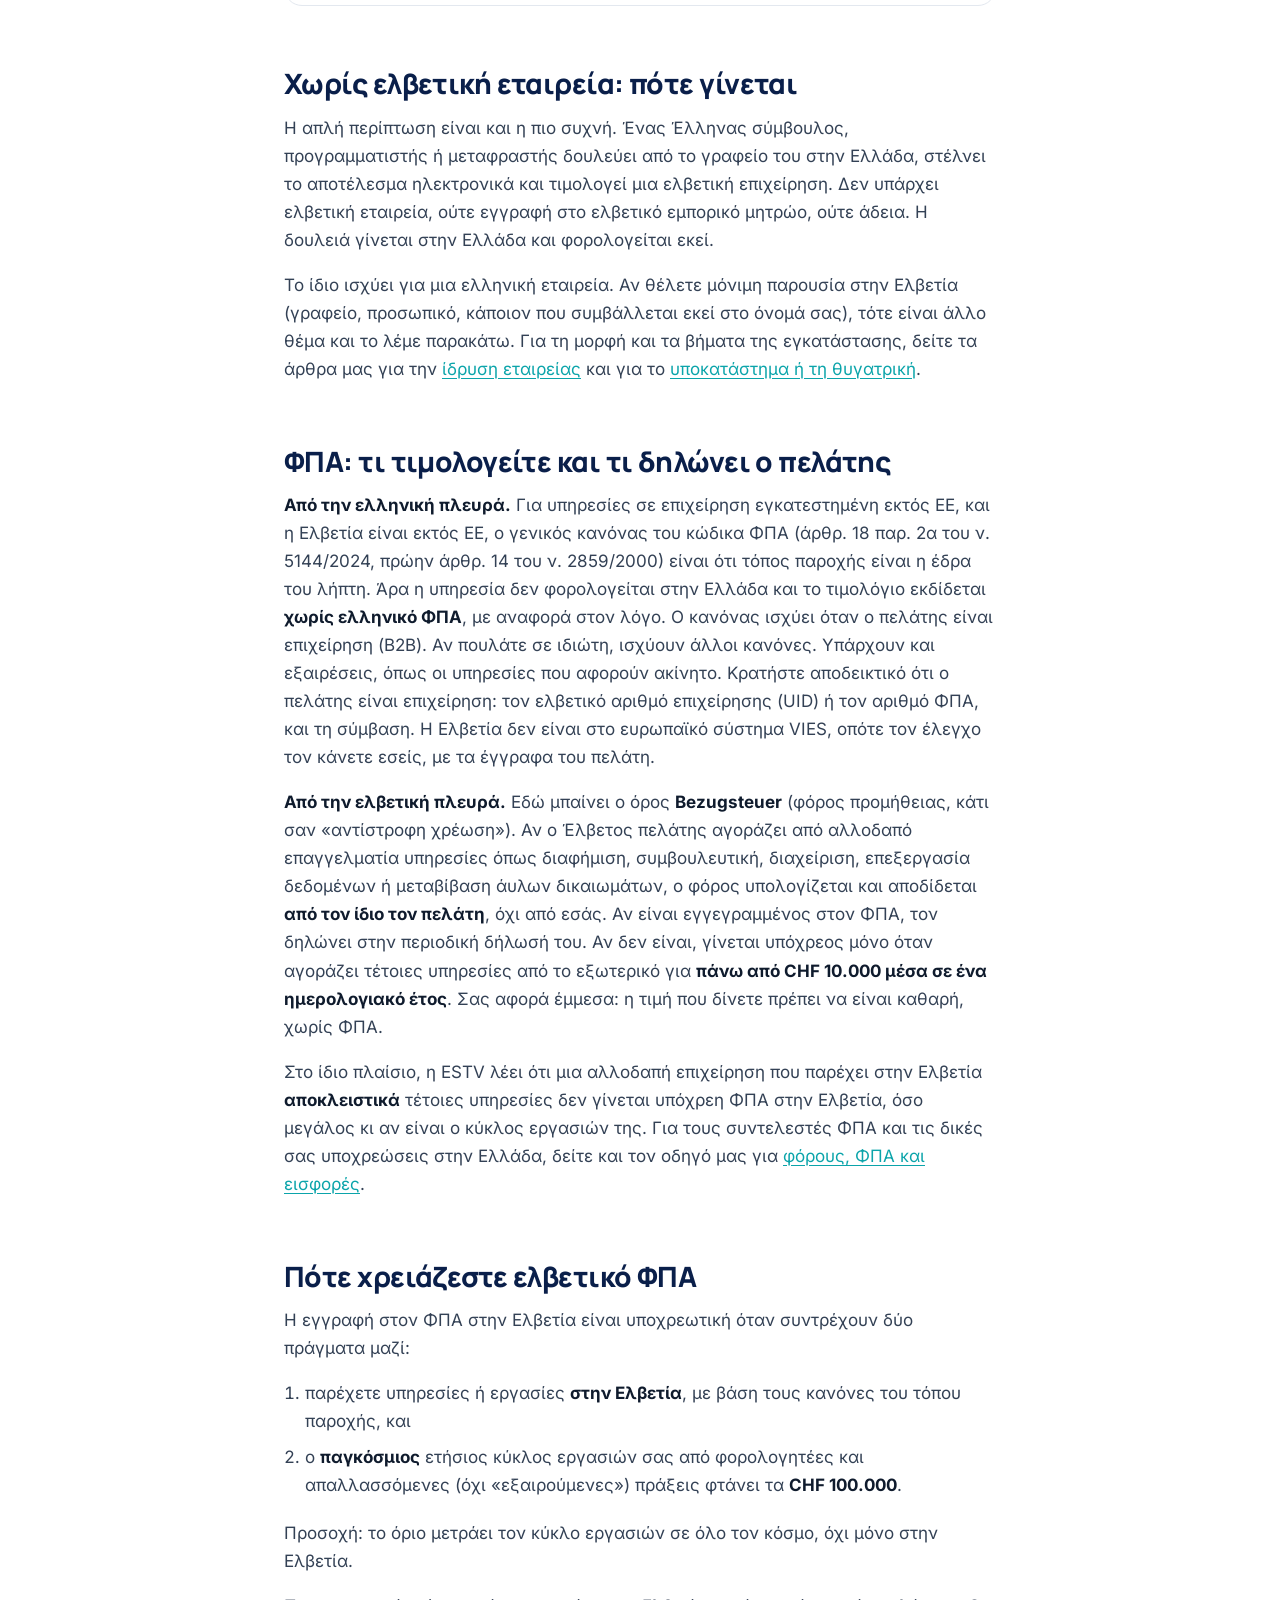
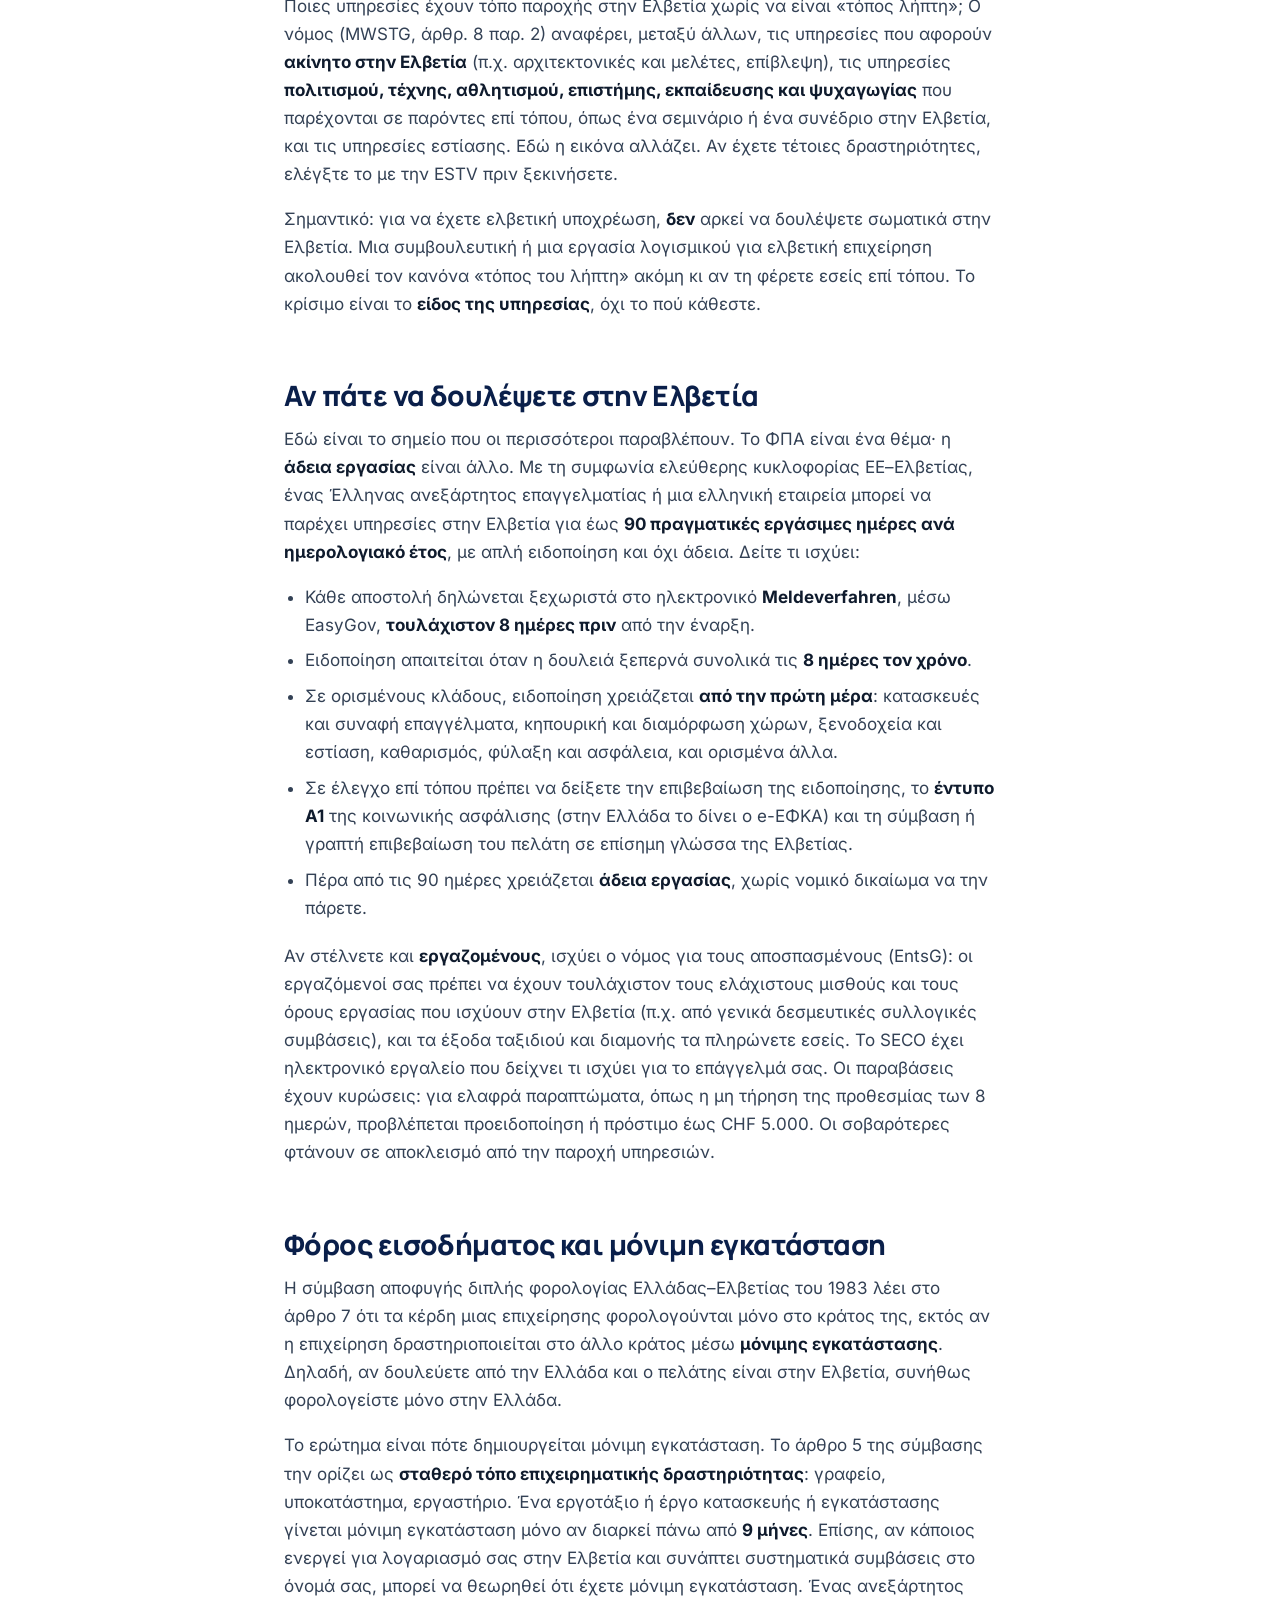
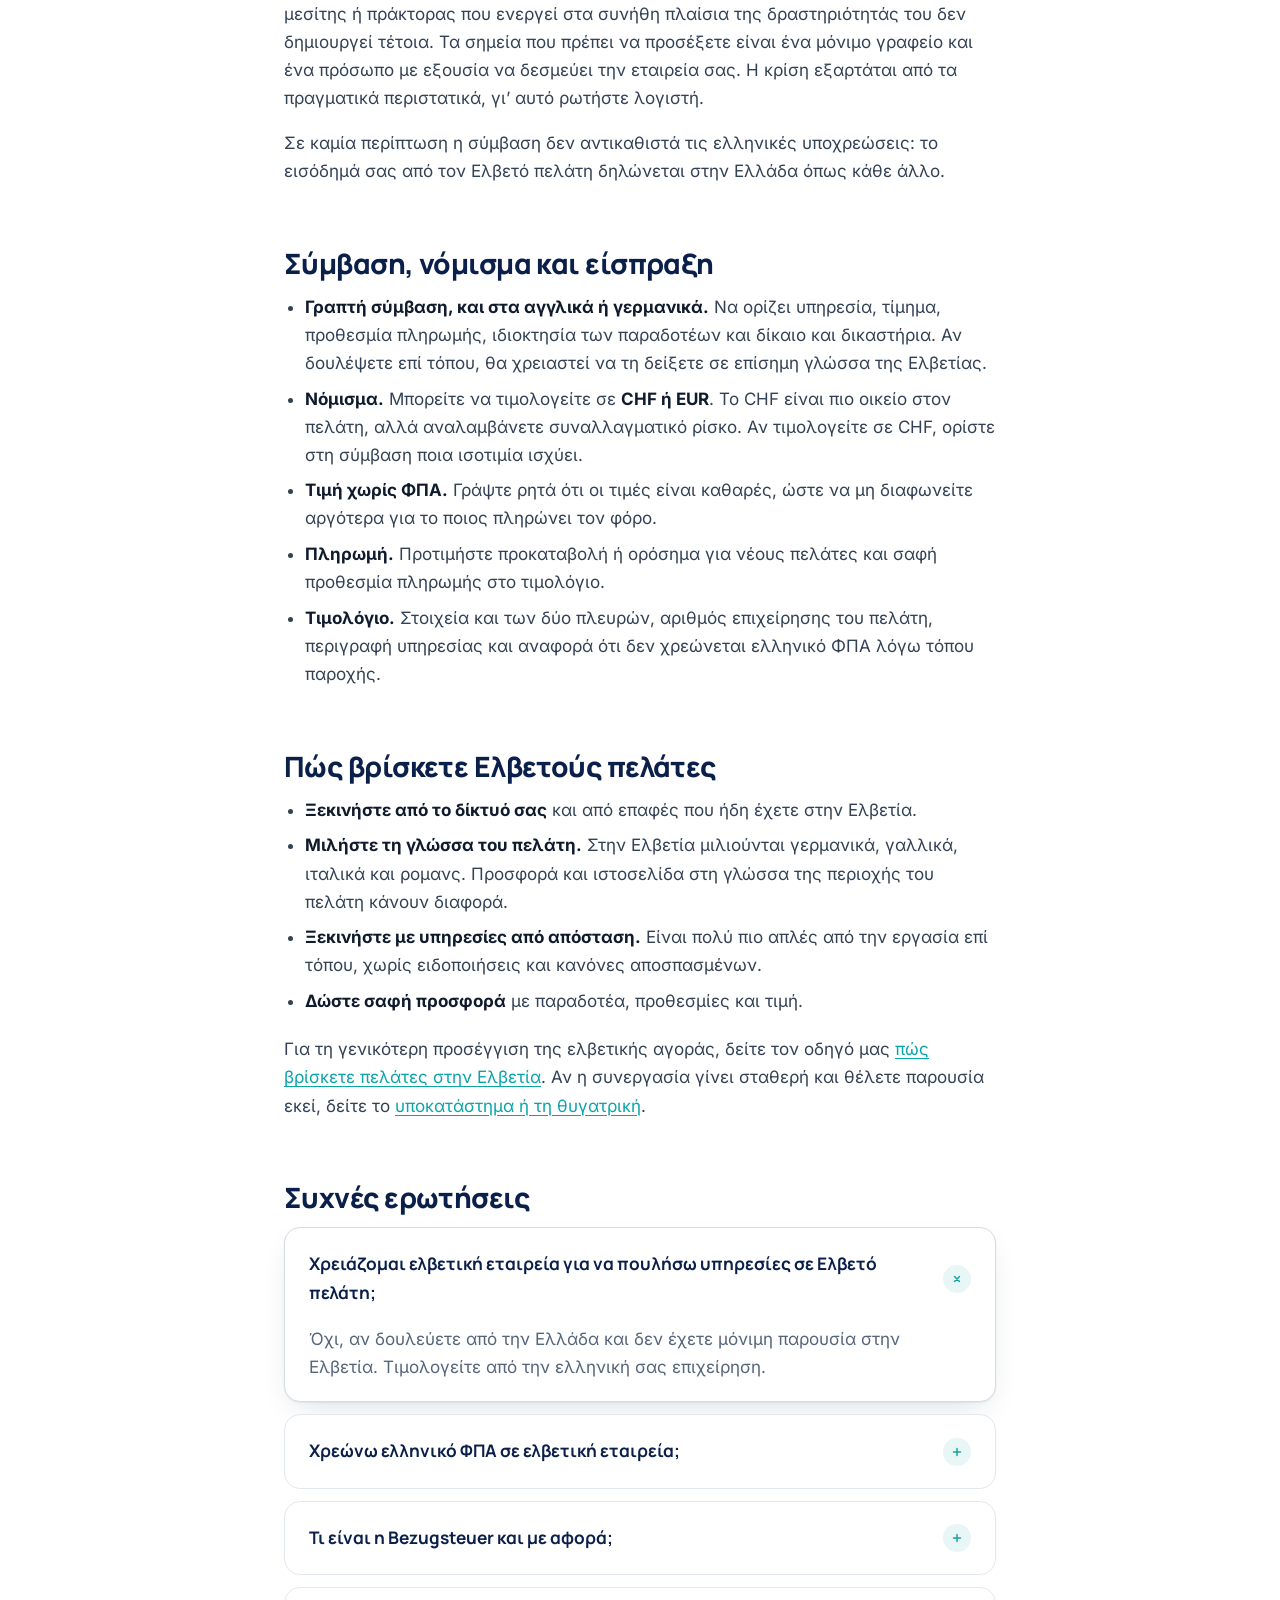
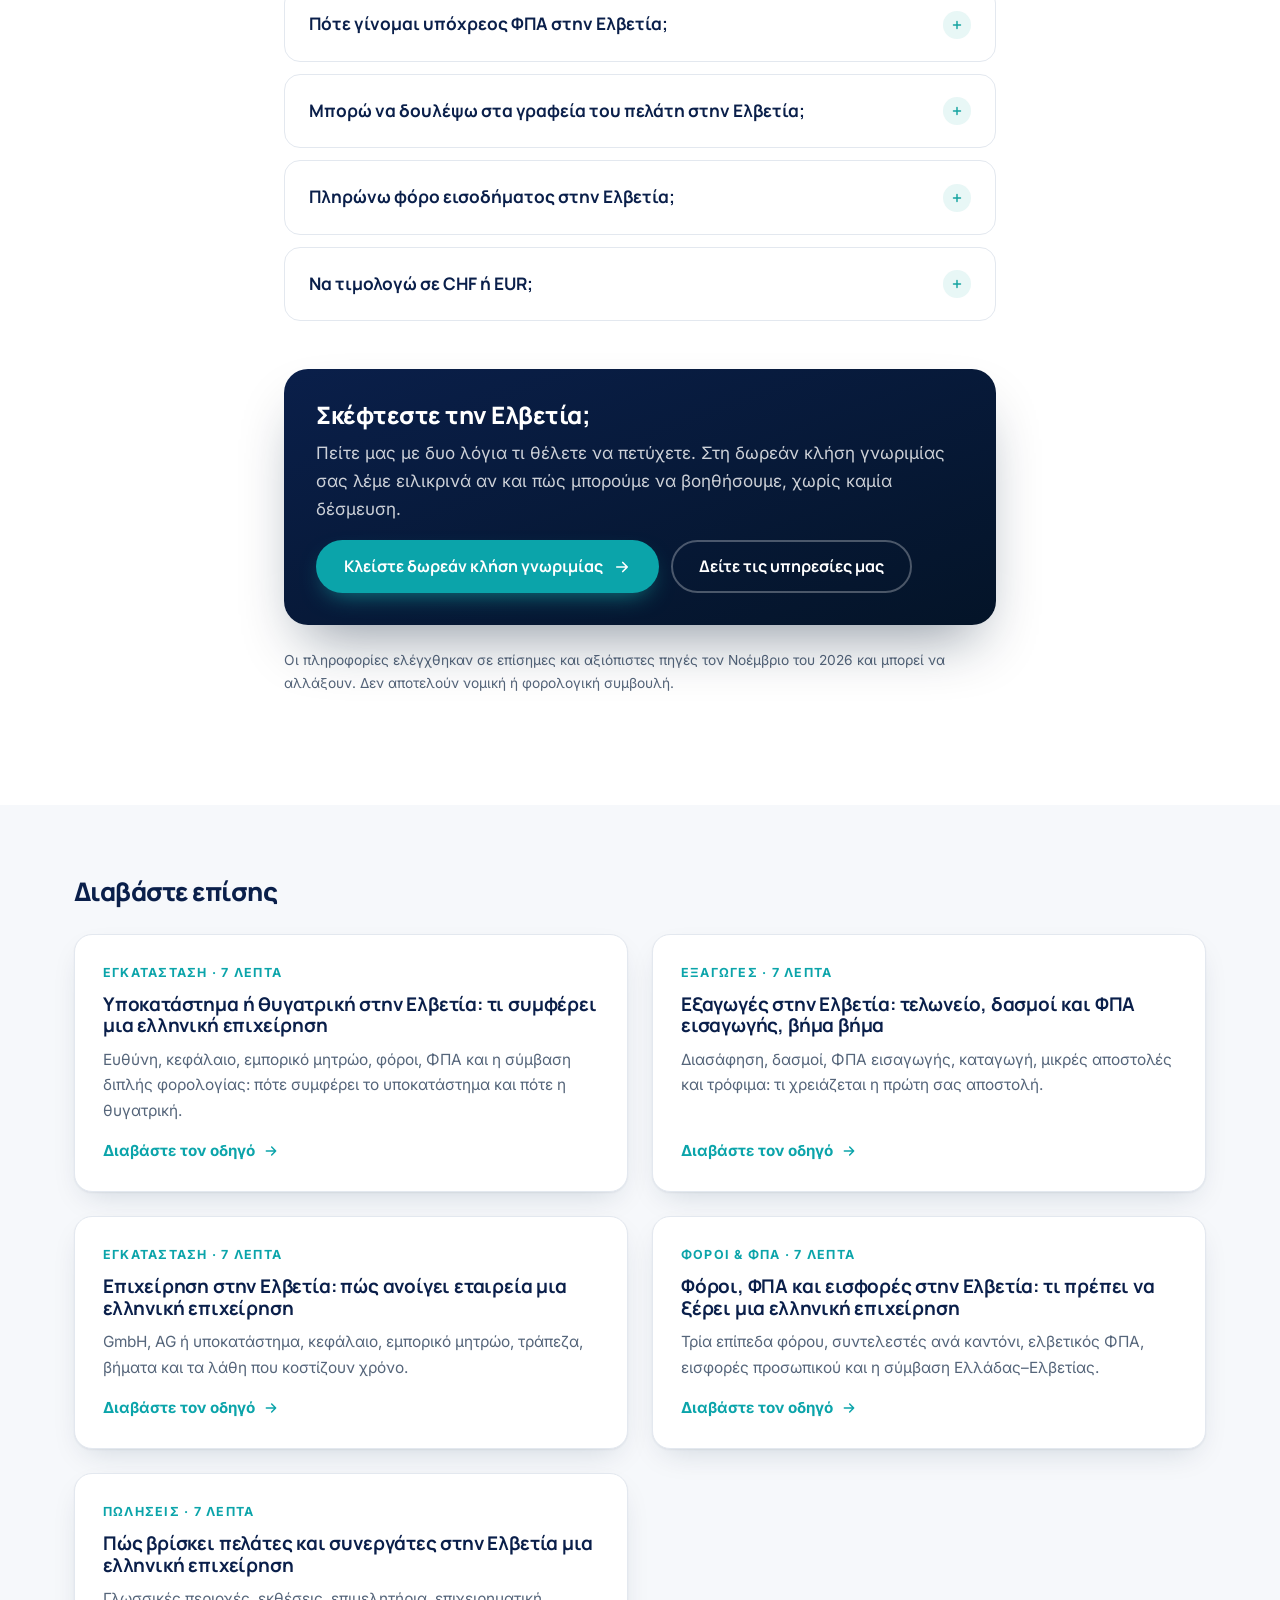
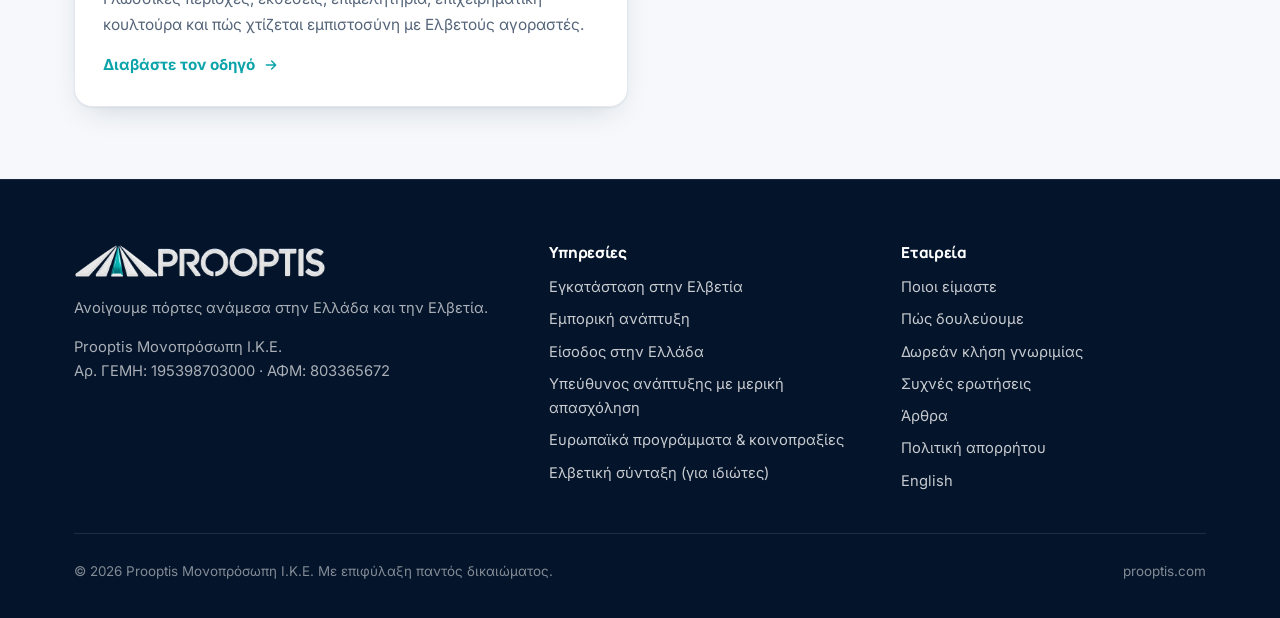
<file: arthra/ypiresies-gia-elvetous-pelates/index.html>
<!doctype html>
<html lang="el" class="no-js">
<head>
<meta charset="utf-8">
<meta name="viewport" content="width=device-width, initial-scale=1">
<title>Υπηρεσίες σε Ελβετούς πελάτες από την Ελλάδα | Prooptis</title>
<meta name="description" content="Πώς πουλάτε υπηρεσίες σε Ελβετούς πελάτες από την Ελλάδα: ΦΠΑ, τιμολόγηση, ειδοποίηση 8 ημερών, όριο CHF 100.000, φόρος. Οδηγός 2026.">
<link rel="canonical" href="https://prooptis.com/arthra/ypiresies-gia-elvetous-pelates/">
<link rel="alternate" hreflang="el" href="https://prooptis.com/arthra/ypiresies-gia-elvetous-pelates/">
<link rel="alternate" hreflang="x-default" href="https://prooptis.com/arthra/ypiresies-gia-elvetous-pelates/">
<meta name="robots" content="index, follow, max-image-preview:large">
<meta name="theme-color" content="#0B2545">
<meta property="og:type" content="article">
<meta property="og:site_name" content="Prooptis">
<meta property="og:locale" content="el_GR">
<meta property="og:title" content="Υπηρεσίες σε Ελβετούς πελάτες από την Ελλάδα | Prooptis">
<meta property="og:description" content="Πώς πουλάτε υπηρεσίες σε Ελβετούς πελάτες από την Ελλάδα: ΦΠΑ, τιμολόγηση, ειδοποίηση 8 ημερών, όριο CHF 100.000, φόρος. Οδηγός 2026.">
<meta property="og:url" content="https://prooptis.com/arthra/ypiresies-gia-elvetous-pelates/">
<meta property="og:image" content="https://prooptis.com/assets/img/og-image.png">
<meta property="og:image:width" content="1200">
<meta property="og:image:height" content="630">
<meta name="twitter:card" content="summary_large_image">
<link rel="icon" href="/assets/favicon.png" type="image/png" sizes="64x64">
<link rel="icon" href="/assets/favicon-32.png" type="image/png" sizes="32x32">
<link rel="apple-touch-icon" href="/assets/img/apple-touch-icon.png">
<link rel="preload" href="/assets/fonts/manrope-greek.woff2" as="font" type="font/woff2" crossorigin>
<link rel="preload" href="/assets/fonts/inter-greek.woff2" as="font" type="font/woff2" crossorigin>
<link rel="stylesheet" href="/assets/css/style.css?v=20261119">
<script type="application/ld+json">
{
 "@context": "https://schema.org",
 "@graph": [
  {
   "@type": "Organization",
   "@id": "https://prooptis.com/#organization",
   "name": "Prooptis",
   "url": "https://prooptis.com/",
   "logo": {
    "@type": "ImageObject",
    "url": "https://prooptis.com/assets/img/logo.png"
   }
  },
  {
   "@type": "WebSite",
   "@id": "https://prooptis.com/#website",
   "url": "https://prooptis.com/",
   "name": "Prooptis",
   "publisher": {
    "@id": "https://prooptis.com/#organization"
   }
  },
  {
   "@type": "WebPage",
   "@id": "https://prooptis.com/arthra/ypiresies-gia-elvetous-pelates/#webpage",
   "url": "https://prooptis.com/arthra/ypiresies-gia-elvetous-pelates/",
   "name": "Υπηρεσίες σε Ελβετούς πελάτες από την Ελλάδα | Prooptis",
   "description": "Πώς πουλάτε υπηρεσίες σε Ελβετούς πελάτες από την Ελλάδα: ΦΠΑ, τιμολόγηση, ειδοποίηση 8 ημερών, όριο CHF 100.000, φόρος. Οδηγός 2026.",
   "inLanguage": "el",
   "isPartOf": {
    "@id": "https://prooptis.com/#website"
   },
   "breadcrumb": {
    "@id": "https://prooptis.com/arthra/ypiresies-gia-elvetous-pelates/#breadcrumb"
   }
  },
  {
   "@type": "Article",
   "@id": "https://prooptis.com/arthra/ypiresies-gia-elvetous-pelates/#article",
   "headline": "Υπηρεσίες σε Ελβετούς πελάτες από την Ελλάδα: τι πρέπει να ξέρετε",
   "description": "Πώς πουλάτε υπηρεσίες σε Ελβετούς πελάτες από την Ελλάδα: ΦΠΑ, τιμολόγηση, ειδοποίηση 8 ημερών, όριο CHF 100.000, φόρος. Οδηγός 2026.",
   "image": "https://prooptis.com/assets/img/og-image.png",
   "datePublished": "2026-11-19",
   "dateModified": "2026-11-19",
   "inLanguage": "el",
   "articleSection": "Υπηρεσίες",
   "wordCount": 1699,
   "author": {
    "@type": "Organization",
    "name": "Prooptis",
    "url": "https://prooptis.com/"
   },
   "publisher": {
    "@id": "https://prooptis.com/#organization"
   },
   "mainEntityOfPage": {
    "@id": "https://prooptis.com/arthra/ypiresies-gia-elvetous-pelates/#webpage"
   },
   "isPartOf": {
    "@id": "https://prooptis.com/#website"
   },
   "about": [
    {
     "@type": "Country",
     "name": "Switzerland"
    }
   ]
  },
  {
   "@type": "BreadcrumbList",
   "@id": "https://prooptis.com/arthra/ypiresies-gia-elvetous-pelates/#breadcrumb",
   "itemListElement": [
    {
     "@type": "ListItem",
     "position": 1,
     "name": "Αρχική",
     "item": "https://prooptis.com/"
    },
    {
     "@type": "ListItem",
     "position": 2,
     "name": "Άρθρα",
     "item": "https://prooptis.com/arthra/"
    },
    {
     "@type": "ListItem",
     "position": 3,
     "name": "Υπηρεσίες σε Ελβετούς πελάτες από την Ελλάδα: τι πρέπει να ξέρετε",
     "item": "https://prooptis.com/arthra/ypiresies-gia-elvetous-pelates/"
    }
   ]
  },
  {
   "@type": "FAQPage",
   "@id": "https://prooptis.com/arthra/ypiresies-gia-elvetous-pelates/#faq",
   "mainEntity": [
    {
     "@type": "Question",
     "name": "Χρειάζομαι ελβετική εταιρεία για να πουλήσω υπηρεσίες σε Ελβετό πελάτη;",
     "acceptedAnswer": {
      "@type": "Answer",
      "text": "Όχι, αν δουλεύετε από την Ελλάδα και δεν έχετε μόνιμη παρουσία στην Ελβετία. Τιμολογείτε από την ελληνική σας επιχείρηση."
     }
    },
    {
     "@type": "Question",
     "name": "Χρεώνω ελληνικό ΦΠΑ σε ελβετική εταιρεία;",
     "acceptedAnswer": {
      "@type": "Answer",
      "text": "Για υπηρεσίες B2B που ακολουθούν τον γενικό κανόνα, όχι: τόπος παροχής είναι η έδρα του πελάτη. Υπάρχουν εξαιρέσεις (π.χ. ακίνητα), οπότε ελέγξτε το είδος της υπηρεσίας με τον λογιστή σας."
     }
    },
    {
     "@type": "Question",
     "name": "Τι είναι η Bezugsteuer και με αφορά;",
     "acceptedAnswer": {
      "@type": "Answer",
      "text": "Είναι ο φόρος που υπολογίζει και αποδίδει ο ίδιος ο Έλβετος πελάτης για ορισμένες υπηρεσίες από το εξωτερικό. Δεν πληρώνετε εσείς, αλλά οι τιμές σας πρέπει να είναι καθαρές."
     }
    },
    {
     "@type": "Question",
     "name": "Πότε γίνομαι υπόχρεος ΦΠΑ στην Ελβετία;",
     "acceptedAnswer": {
      "@type": "Answer",
      "text": "Όταν παρέχετε στην Ελβετία υπηρεσίες ή εργασίες εκτός του κανόνα «τόπος του λήπτη» και ο παγκόσμιος ετήσιος κύκλος εργασιών σας φτάνει τα CHF 100.000. Αν παρέχετε μόνο υπηρεσίες του κανόνα αυτού, δεν γίνεστε υπόχρεος."
     }
    },
    {
     "@type": "Question",
     "name": "Μπορώ να δουλέψω στα γραφεία του πελάτη στην Ελβετία;",
     "acceptedAnswer": {
      "@type": "Answer",
      "text": "Ναι, για έως 90 εργάσιμες ημέρες τον χρόνο, με ειδοποίηση τουλάχιστον 8 ημέρες πριν και, σε ορισμένους κλάδους, από την πρώτη μέρα. Πέρα από αυτό χρειάζεται άδεια. Σε έλεγχο πρέπει να μπορείτε να αποδείξετε ότι είστε ανεξάρτητος επαγγελματίας."
     }
    },
    {
     "@type": "Question",
     "name": "Πληρώνω φόρο εισοδήματος στην Ελβετία;",
     "acceptedAnswer": {
      "@type": "Answer",
      "text": "Συνήθως όχι, αν δεν έχετε μόνιμη εγκατάσταση εκεί. Η σύμβαση Ελλάδας–Ελβετίας δίνει το δικαίωμα φορολόγησης στην Ελλάδα. Για τα όρια της μόνιμης εγκατάστασης, ρωτήστε λογιστή."
     }
    },
    {
     "@type": "Question",
     "name": "Να τιμολογώ σε CHF ή EUR;",
     "acceptedAnswer": {
      "@type": "Answer",
      "text": "Και τα δύο επιτρέπονται. Το CHF βοηθά τον πελάτη, το EUR μειώνει το δικό σας συναλλαγματικό ρίσκο. Ό,τι διαλέξετε, γράψτε το στη σύμβαση."
     }
    }
   ]
  }
 ]
}
</script>
<meta property="article:published_time" content="2026-11-19">
</head>
<body>
<a class="skip" href="#main">Μετάβαση στο περιεχόμενο</a>
<header class="site-header">
  <nav class="container nav" aria-label="Μενού">
    <a class="brand" href="/" aria-label="Prooptis"><img src="/assets/img/logo-light.png" alt="Prooptis" width="297" height="40"></a>
    <ul class="nav-links" id="nav-links"><li><a href="/#giati-elvetia">Αγορές</a></li><li><a href="/#ypiresies">Υπηρεσίες</a></li><li><a href="/#pos-doulevoume">Πώς δουλεύουμε</a></li><li><a href="/#poioi-eimaste">Ποιοι είμαστε</a></li><li><a href="/#faq">Ερωτήσεις</a></li><li><a href="/arthra/">Άρθρα</a></li><li><a class="lang" href="/en/" hreflang="en" lang="en" title="English">EN</a></li></ul>
    <a class="btn btn-primary nav-cta" href="/#epikoinonia">Δωρεάν κλήση</a>
    <button class="nav-toggle" type="button" aria-expanded="false" aria-controls="nav-links" aria-label="Μενού"><svg viewBox="0 0 24 24" fill="none" stroke="currentColor" stroke-width="2" stroke-linecap="round" aria-hidden="true"><path d="M4 7h16M4 12h16M4 17h16"/></svg></button>
  </nav>
</header>
<main id="main">
  <section class="page-hero article-hero">
    <div class="container narrow">
      <nav class="crumbs" aria-label="Διαδρομή"><a href="/">Αρχική</a><span aria-hidden="true">/</span><a href="/arthra/">Άρθρα</a></nav>
      <div class="eyebrow">Υπηρεσίες</div>
      <h1>Υπηρεσίες σε Ελβετούς πελάτες από την Ελλάδα: τι πρέπει να ξέρετε</h1>
      <p class="lead">Συμβουλευτική, λογισμικό, μάρκετινγκ, σχεδιασμός, μετάφραση, λογιστική: οι ελληνικές υπηρεσίες έχουν ζήτηση στην Ελβετία, και συχνά δεν χρειάζεστε ούτε εταιρεία ούτε γραφείο εκεί. Μπορείτε να δουλεύετε από την Ελλάδα και να τιμολογείτε τον Ελβετό πελάτη. Υπάρχουν όμως τέσσερα σημεία όπου γίνονται λάθη: ο ΦΠΑ, η εργασία επί τόπου, οι φόροι και η είσπραξη. Ας τα δούμε με τους κανόνες του 2026.</p>
      <p class="meta"><time datetime="2026-11-19">Ενημέρωση: 19 Νοεμβρίου 2026</time> · 7 λεπτά ανάγνωση</p>
    </div>
  </section>
  <article class="prose article">
    <div class="summary-box"><h2 class="summary-title">Με λίγα λόγια</h2><ul class="checks"><li><svg viewBox="0 0 24 24" fill="none" stroke="currentColor" stroke-width="2.2" stroke-linecap="round" stroke-linejoin="round" aria-hidden="true"><circle cx="12" cy="12" r="10" stroke-opacity=".25"/><path d="m7.5 12.5 3 3 6-6.5"/></svg><span>Για υπηρεσίες από την Ελλάδα προς ελβετική επιχείρηση, ο τόπος παροχής είναι κατά κανόνα η έδρα του πελάτη. Δεν χρεώνετε ελληνικό ΦΠΑ και, κατά κανόνα, ούτε χρειάζεστε ελβετικό ΦΠΑ.</span></li><li><svg viewBox="0 0 24 24" fill="none" stroke="currentColor" stroke-width="2.2" stroke-linecap="round" stroke-linejoin="round" aria-hidden="true"><circle cx="12" cy="12" r="10" stroke-opacity=".25"/><path d="m7.5 12.5 3 3 6-6.5"/></svg><span>Αν πάτε να δουλέψετε στην Ελβετία, ισχύει ειδοποίηση τουλάχιστον 8 ημέρες πριν, για έως 90 εργάσιμες ημέρες τον χρόνο. Μετά τις 8 ημέρες τον χρόνο η ειδοποίηση είναι υποχρεωτική, και σε ορισμένους κλάδους από την πρώτη μέρα.</span></li><li><svg viewBox="0 0 24 24" fill="none" stroke="currentColor" stroke-width="2.2" stroke-linecap="round" stroke-linejoin="round" aria-hidden="true"><circle cx="12" cy="12" r="10" stroke-opacity=".25"/><path d="m7.5 12.5 3 3 6-6.5"/></svg><span>Το όριο των CHF 100.000 παγκόσμιου κύκλου εργασιών μετράει μόνο όταν παρέχετε στην Ελβετία υπηρεσίες που δεν ανήκουν στον κανόνα «τόπος του λήπτη» (π.χ. εργασίες εγκατάστασης ή επισκευής).</span></li></ul></div>
    <p class="disclaimer"><strong>Σημαντικό:</strong> Αυτό το άρθρο δίνει γενική εικόνα και δεν αποτελεί νομική ή φορολογική συμβουλή. Οι κανόνες αλλάζουν και κάθε περίπτωση είναι διαφορετική. Πριν υπογράψετε σύμβαση ή ξεκινήσετε εργασία στην Ελβετία, μιλήστε με λογιστή στην Ελλάδα και, αν χρειάζεται, με σύμβουλο στην Ελβετία.</p>
    <nav class="toc" aria-label="Περιεχόμενα"><h2 class="toc-title">Σε αυτό το άρθρο</h2><ol><li><a href="#choris-etaireia">Χωρίς ελβετική εταιρεία: πότε γίνεται</a></li><li><a href="#fpa">ΦΠΑ: τι τιμολογείτε και τι δηλώνει ο πελάτης</a></li><li><a href="#elvetiko-fpa">Πότε χρειάζεστε ελβετικό ΦΠΑ</a></li><li><a href="#epi-topou">Αν πάτε να δουλέψετε στην Ελβετία</a></li><li><a href="#foros">Φόρος εισοδήματος και μόνιμη εγκατάσταση</a></li><li><a href="#symvasi">Σύμβαση, νόμισμα και είσπραξη</a></li><li><a href="#pelates">Πώς βρίσκετε Ελβετούς πελάτες</a></li><li><a href="#faq">Συχνές ερωτήσεις</a></li></ol></nav>
    
<h2 id="choris-etaireia">Χωρίς ελβετική εταιρεία: πότε γίνεται</h2>
<p>Η απλή περίπτωση είναι και η πιο συχνή. Ένας Έλληνας σύμβουλος, προγραμματιστής ή μεταφραστής δουλεύει από το γραφείο του στην Ελλάδα, στέλνει το αποτέλεσμα ηλεκτρονικά και τιμολογεί μια ελβετική επιχείρηση. Δεν υπάρχει ελβετική εταιρεία, ούτε εγγραφή στο ελβετικό εμπορικό μητρώο, ούτε άδεια. Η δουλειά γίνεται στην Ελλάδα και φορολογείται εκεί.</p>
<p>Το ίδιο ισχύει για μια ελληνική εταιρεία. Αν θέλετε μόνιμη παρουσία στην Ελβετία (γραφείο, προσωπικό, κάποιον που συμβάλλεται εκεί στο όνομά σας), τότε είναι άλλο θέμα και το λέμε παρακάτω. Για τη μορφή και τα βήματα της εγκατάστασης, δείτε τα άρθρα μας για την <a href="/arthra/etaireia-stin-elvetia/">ίδρυση εταιρείας</a> και για το <a href="/arthra/ypokatastima-i-thygatriki-elvetia/">υποκατάστημα ή τη θυγατρική</a>.</p>
<h2 id="fpa">ΦΠΑ: τι τιμολογείτε και τι δηλώνει ο πελάτης</h2>
<p><strong>Από την ελληνική πλευρά.</strong> Για υπηρεσίες σε επιχείρηση εγκατεστημένη εκτός ΕΕ, και η Ελβετία είναι εκτός ΕΕ, ο γενικός κανόνας του κώδικα ΦΠΑ (άρθρ. 18 παρ. 2α του ν. 5144/2024, πρώην άρθρ. 14 του ν. 2859/2000) είναι ότι τόπος παροχής είναι η έδρα του λήπτη. Άρα η υπηρεσία δεν φορολογείται στην Ελλάδα και το τιμολόγιο εκδίδεται <strong>χωρίς ελληνικό ΦΠΑ</strong>, με αναφορά στον λόγο. Ο κανόνας ισχύει όταν ο πελάτης είναι επιχείρηση (B2B). Αν πουλάτε σε ιδιώτη, ισχύουν άλλοι κανόνες. Υπάρχουν και εξαιρέσεις, όπως οι υπηρεσίες που αφορούν ακίνητο. Κρατήστε αποδεικτικό ότι ο πελάτης είναι επιχείρηση: τον ελβετικό αριθμό επιχείρησης (UID) ή τον αριθμό ΦΠΑ, και τη σύμβαση. Η Ελβετία δεν είναι στο ευρωπαϊκό σύστημα VIES, οπότε τον έλεγχο τον κάνετε εσείς, με τα έγγραφα του πελάτη.</p>
<p><strong>Από την ελβετική πλευρά.</strong> Εδώ μπαίνει ο όρος <strong>Bezugsteuer</strong> (φόρος προμήθειας, κάτι σαν «αντίστροφη χρέωση»). Αν ο Έλβετος πελάτης αγοράζει από αλλοδαπό επαγγελματία υπηρεσίες όπως διαφήμιση, συμβουλευτική, διαχείριση, επεξεργασία δεδομένων ή μεταβίβαση άυλων δικαιωμάτων, ο φόρος υπολογίζεται και αποδίδεται <strong>από τον ίδιο τον πελάτη</strong>, όχι από εσάς. Αν είναι εγγεγραμμένος στον ΦΠΑ, τον δηλώνει στην περιοδική δήλωσή του. Αν δεν είναι, γίνεται υπόχρεος μόνο όταν αγοράζει τέτοιες υπηρεσίες από το εξωτερικό για <strong>πάνω από CHF 10.000 μέσα σε ένα ημερολογιακό έτος</strong>. Σας αφορά έμμεσα: η τιμή που δίνετε πρέπει να είναι καθαρή, χωρίς ΦΠΑ.</p>
<p>Στο ίδιο πλαίσιο, η ESTV λέει ότι μια αλλοδαπή επιχείρηση που παρέχει στην Ελβετία <strong>αποκλειστικά</strong> τέτοιες υπηρεσίες δεν γίνεται υπόχρεη ΦΠΑ στην Ελβετία, όσο μεγάλος κι αν είναι ο κύκλος εργασιών της. Για τους συντελεστές ΦΠΑ και τις δικές σας υποχρεώσεις στην Ελλάδα, δείτε και τον οδηγό μας για <a href="/arthra/foroi-fpa-elvetia/">φόρους, ΦΠΑ και εισφορές</a>.</p>
<h2 id="elvetiko-fpa">Πότε χρειάζεστε ελβετικό ΦΠΑ</h2>
<p>Η εγγραφή στον ΦΠΑ στην Ελβετία είναι υποχρεωτική όταν συντρέχουν δύο πράγματα μαζί:</p>
<ol>
<li>παρέχετε υπηρεσίες ή εργασίες <strong>στην Ελβετία</strong>, με βάση τους κανόνες του τόπου παροχής, και</li>
<li>ο <strong>παγκόσμιος</strong> ετήσιος κύκλος εργασιών σας από φορολογητέες και απαλλασσόμενες (όχι «εξαιρούμενες») πράξεις φτάνει τα <strong>CHF 100.000</strong>.</li>
</ol>
<p>Προσοχή: το όριο μετράει τον κύκλο εργασιών σε όλο τον κόσμο, όχι μόνο στην Ελβετία.</p>
<p>Ποιες υπηρεσίες έχουν τόπο παροχής στην Ελβετία χωρίς να είναι «τόπος λήπτη»; Ο νόμος (MWSTG, άρθρ. 8 παρ. 2) αναφέρει, μεταξύ άλλων, τις υπηρεσίες που αφορούν <strong>ακίνητο στην Ελβετία</strong> (π.χ. αρχιτεκτονικές και μελέτες, επίβλεψη), τις υπηρεσίες <strong>πολιτισμού, τέχνης, αθλητισμού, επιστήμης, εκπαίδευσης και ψυχαγωγίας</strong> που παρέχονται σε παρόντες επί τόπου, όπως ένα σεμινάριο ή ένα συνέδριο στην Ελβετία, και τις υπηρεσίες εστίασης. Εδώ η εικόνα αλλάζει. Αν έχετε τέτοιες δραστηριότητες, ελέγξτε το με την ESTV πριν ξεκινήσετε.</p>
<p>Σημαντικό: για να έχετε ελβετική υποχρέωση, <strong>δεν</strong> αρκεί να δουλέψετε σωματικά στην Ελβετία. Μια συμβουλευτική ή μια εργασία λογισμικού για ελβετική επιχείρηση ακολουθεί τον κανόνα «τόπος του λήπτη» ακόμη κι αν τη φέρετε εσείς επί τόπου. Το κρίσιμο είναι το <strong>είδος της υπηρεσίας</strong>, όχι το πού κάθεστε.</p>
<h2 id="epi-topou">Αν πάτε να δουλέψετε στην Ελβετία</h2>
<p>Εδώ είναι το σημείο που οι περισσότεροι παραβλέπουν. Το ΦΠΑ είναι ένα θέμα· η <strong>άδεια εργασίας</strong> είναι άλλο. Με τη συμφωνία ελεύθερης κυκλοφορίας ΕΕ–Ελβετίας, ένας Έλληνας ανεξάρτητος επαγγελματίας ή μια ελληνική εταιρεία μπορεί να παρέχει υπηρεσίες στην Ελβετία για έως <strong>90 πραγματικές εργάσιμες ημέρες ανά ημερολογιακό έτος</strong>, με απλή ειδοποίηση και όχι άδεια. Δείτε τι ισχύει:</p>
<ul>
<li>Κάθε αποστολή δηλώνεται ξεχωριστά στο ηλεκτρονικό <strong>Meldeverfahren</strong>, μέσω EasyGov, <strong>τουλάχιστον 8 ημέρες πριν</strong> από την έναρξη.</li>
<li>Ειδοποίηση απαιτείται όταν η δουλειά ξεπερνά συνολικά τις <strong>8 ημέρες τον χρόνο</strong>.</li>
<li>Σε ορισμένους κλάδους, ειδοποίηση χρειάζεται <strong>από την πρώτη μέρα</strong>: κατασκευές και συναφή επαγγέλματα, κηπουρική και διαμόρφωση χώρων, ξενοδοχεία και εστίαση, καθαρισμός, φύλαξη και ασφάλεια, και ορισμένα άλλα.</li>
<li>Σε έλεγχο επί τόπου πρέπει να δείξετε την επιβεβαίωση της ειδοποίησης, το <strong>έντυπο A1</strong> της κοινωνικής ασφάλισης (στην Ελλάδα το δίνει ο e-ΕΦΚΑ) και τη σύμβαση ή γραπτή επιβεβαίωση του πελάτη σε επίσημη γλώσσα της Ελβετίας.</li>
<li>Πέρα από τις 90 ημέρες χρειάζεται <strong>άδεια εργασίας</strong>, χωρίς νομικό δικαίωμα να την πάρετε.</li>
</ul>
<p>Αν στέλνετε και <strong>εργαζομένους</strong>, ισχύει ο νόμος για τους αποσπασμένους (EntsG): οι εργαζόμενοί σας πρέπει να έχουν τουλάχιστον τους ελάχιστους μισθούς και τους όρους εργασίας που ισχύουν στην Ελβετία (π.χ. από γενικά δεσμευτικές συλλογικές συμβάσεις), και τα έξοδα ταξιδιού και διαμονής τα πληρώνετε εσείς. Το SECO έχει ηλεκτρονικό εργαλείο που δείχνει τι ισχύει για το επάγγελμά σας. Οι παραβάσεις έχουν κυρώσεις: για ελαφρά παραπτώματα, όπως η μη τήρηση της προθεσμίας των 8 ημερών, προβλέπεται προειδοποίηση ή πρόστιμο έως CHF 5.000. Οι σοβαρότερες φτάνουν σε αποκλεισμό από την παροχή υπηρεσιών.</p>
<h2 id="foros">Φόρος εισοδήματος και μόνιμη εγκατάσταση</h2>
<p>Η σύμβαση αποφυγής διπλής φορολογίας Ελλάδας–Ελβετίας του 1983 λέει στο άρθρο 7 ότι τα κέρδη μιας επιχείρησης φορολογούνται μόνο στο κράτος της, εκτός αν η επιχείρηση δραστηριοποιείται στο άλλο κράτος μέσω <strong>μόνιμης εγκατάστασης</strong>. Δηλαδή, αν δουλεύετε από την Ελλάδα και ο πελάτης είναι στην Ελβετία, συνήθως φορολογείστε μόνο στην Ελλάδα.</p>
<p>Το ερώτημα είναι πότε δημιουργείται μόνιμη εγκατάσταση. Το άρθρο 5 της σύμβασης την ορίζει ως <strong>σταθερό τόπο επιχειρηματικής δραστηριότητας</strong>: γραφείο, υποκατάστημα, εργαστήριο. Ένα εργοτάξιο ή έργο κατασκευής ή εγκατάστασης γίνεται μόνιμη εγκατάσταση μόνο αν διαρκεί πάνω από <strong>9 μήνες</strong>. Επίσης, αν κάποιος ενεργεί για λογαριασμό σας στην Ελβετία και συνάπτει συστηματικά συμβάσεις στο όνομά σας, μπορεί να θεωρηθεί ότι έχετε μόνιμη εγκατάσταση. Ένας ανεξάρτητος μεσίτης ή πράκτορας που ενεργεί στα συνήθη πλαίσια της δραστηριότητάς του δεν δημιουργεί τέτοια. Τα σημεία που πρέπει να προσέξετε είναι ένα μόνιμο γραφείο και ένα πρόσωπο με εξουσία να δεσμεύει την εταιρεία σας. Η κρίση εξαρτάται από τα πραγματικά περιστατικά, γι’ αυτό ρωτήστε λογιστή.</p>
<p>Σε καμία περίπτωση η σύμβαση δεν αντικαθιστά τις ελληνικές υποχρεώσεις: το εισόδημά σας από τον Ελβετό πελάτη δηλώνεται στην Ελλάδα όπως κάθε άλλο.</p>
<h2 id="symvasi">Σύμβαση, νόμισμα και είσπραξη</h2>
<ul>
<li><strong>Γραπτή σύμβαση, και στα αγγλικά ή γερμανικά.</strong> Να ορίζει υπηρεσία, τίμημα, προθεσμία πληρωμής, ιδιοκτησία των παραδοτέων και δίκαιο και δικαστήρια. Αν δουλέψετε επί τόπου, θα χρειαστεί να τη δείξετε σε επίσημη γλώσσα της Ελβετίας.</li>
<li><strong>Νόμισμα.</strong> Μπορείτε να τιμολογείτε σε <strong>CHF ή EUR</strong>. Το CHF είναι πιο οικείο στον πελάτη, αλλά αναλαμβάνετε συναλλαγματικό ρίσκο. Αν τιμολογείτε σε CHF, ορίστε στη σύμβαση ποια ισοτιμία ισχύει.</li>
<li><strong>Τιμή χωρίς ΦΠΑ.</strong> Γράψτε ρητά ότι οι τιμές είναι καθαρές, ώστε να μη διαφωνείτε αργότερα για το ποιος πληρώνει τον φόρο.</li>
<li><strong>Πληρωμή.</strong> Προτιμήστε προκαταβολή ή ορόσημα για νέους πελάτες και σαφή προθεσμία πληρωμής στο τιμολόγιο.</li>
<li><strong>Τιμολόγιο.</strong> Στοιχεία και των δύο πλευρών, αριθμός επιχείρησης του πελάτη, περιγραφή υπηρεσίας και αναφορά ότι δεν χρεώνεται ελληνικό ΦΠΑ λόγω τόπου παροχής.</li>
</ul>
<h2 id="pelates">Πώς βρίσκετε Ελβετούς πελάτες</h2>
<ul>
<li><strong>Ξεκινήστε από το δίκτυό σας</strong> και από επαφές που ήδη έχετε στην Ελβετία.</li>
<li><strong>Μιλήστε τη γλώσσα του πελάτη.</strong> Στην Ελβετία μιλιούνται γερμανικά, γαλλικά, ιταλικά και ρομανς. Προσφορά και ιστοσελίδα στη γλώσσα της περιοχής του πελάτη κάνουν διαφορά.</li>
<li><strong>Ξεκινήστε με υπηρεσίες από απόσταση.</strong> Είναι πολύ πιο απλές από την εργασία επί τόπου, χωρίς ειδοποιήσεις και κανόνες αποσπασμένων.</li>
<li><strong>Δώστε σαφή προσφορά</strong> με παραδοτέα, προθεσμίες και τιμή.</li>
</ul>
<p>Για τη γενικότερη προσέγγιση της ελβετικής αγοράς, δείτε τον οδηγό μας <a href="/arthra/pelates-stin-elvetia/">πώς βρίσκετε πελάτες στην Ελβετία</a>. Αν η συνεργασία γίνει σταθερή και θέλετε παρουσία εκεί, δείτε το <a href="/arthra/ypokatastima-i-thygatriki-elvetia/">υποκατάστημα ή τη θυγατρική</a>.</p>

    <section id="faq" aria-labelledby="faq-title"><h2 id="faq-title">Συχνές ερωτήσεις</h2><div class="faq"><details open><summary>Χρειάζομαι ελβετική εταιρεία για να πουλήσω υπηρεσίες σε Ελβετό πελάτη;</summary><p>Όχι, αν δουλεύετε από την Ελλάδα και δεν έχετε μόνιμη παρουσία στην Ελβετία. Τιμολογείτε από την ελληνική σας επιχείρηση.</p></details><details><summary>Χρεώνω ελληνικό ΦΠΑ σε ελβετική εταιρεία;</summary><p>Για υπηρεσίες B2B που ακολουθούν τον γενικό κανόνα, όχι: τόπος παροχής είναι η έδρα του πελάτη. Υπάρχουν εξαιρέσεις (π.χ. ακίνητα), οπότε ελέγξτε το είδος της υπηρεσίας με τον λογιστή σας.</p></details><details><summary>Τι είναι η Bezugsteuer και με αφορά;</summary><p>Είναι ο φόρος που υπολογίζει και αποδίδει ο ίδιος ο Έλβετος πελάτης για ορισμένες υπηρεσίες από το εξωτερικό. Δεν πληρώνετε εσείς, αλλά οι τιμές σας πρέπει να είναι καθαρές.</p></details><details><summary>Πότε γίνομαι υπόχρεος ΦΠΑ στην Ελβετία;</summary><p>Όταν παρέχετε στην Ελβετία υπηρεσίες ή εργασίες εκτός του κανόνα «τόπος του λήπτη» και ο παγκόσμιος ετήσιος κύκλος εργασιών σας φτάνει τα CHF 100.000. Αν παρέχετε μόνο υπηρεσίες του κανόνα αυτού, δεν γίνεστε υπόχρεος.</p></details><details><summary>Μπορώ να δουλέψω στα γραφεία του πελάτη στην Ελβετία;</summary><p>Ναι, για έως 90 εργάσιμες ημέρες τον χρόνο, με ειδοποίηση τουλάχιστον 8 ημέρες πριν και, σε ορισμένους κλάδους, από την πρώτη μέρα. Πέρα από αυτό χρειάζεται άδεια. Σε έλεγχο πρέπει να μπορείτε να αποδείξετε ότι είστε ανεξάρτητος επαγγελματίας.</p></details><details><summary>Πληρώνω φόρο εισοδήματος στην Ελβετία;</summary><p>Συνήθως όχι, αν δεν έχετε μόνιμη εγκατάσταση εκεί. Η σύμβαση Ελλάδας–Ελβετίας δίνει το δικαίωμα φορολόγησης στην Ελλάδα. Για τα όρια της μόνιμης εγκατάστασης, ρωτήστε λογιστή.</p></details><details><summary>Να τιμολογώ σε CHF ή EUR;</summary><p>Και τα δύο επιτρέπονται. Το CHF βοηθά τον πελάτη, το EUR μειώνει το δικό σας συναλλαγματικό ρίσκο. Ό,τι διαλέξετε, γράψτε το στη σύμβαση.</p></details></div></section>
    <aside class="cta-box" aria-label="Επικοινωνία">
  <h2>Σκέφτεστε την Ελβετία;</h2>
  <p>Πείτε μας με δυο λόγια τι θέλετε να πετύχετε. Στη δωρεάν κλήση γνωριμίας σας λέμε ειλικρινά αν και πώς μπορούμε να βοηθήσουμε, χωρίς καμία δέσμευση.</p>
  <div class="cta-actions"><a class="btn btn-primary" href="/#epikoinonia">Κλείστε δωρεάν κλήση γνωριμίας <svg viewBox="0 0 24 24" fill="none" stroke="currentColor" stroke-width="2.2" stroke-linecap="round" stroke-linejoin="round" aria-hidden="true"><path d="M5 12h14M13 6l6 6-6 6"/></svg></a><a class="btn btn-ghost" href="/#ypiresies">Δείτε τις υπηρεσίες μας</a></div>
</aside>
    <p class="small note-end">Οι πληροφορίες ελέγχθηκαν σε επίσημες και αξιόπιστες πηγές τον Νοέμβριο του 2026 και μπορεί να αλλάξουν. Δεν αποτελούν νομική ή φορολογική συμβουλή.</p>
  </article>
  <section class="section alt related" aria-labelledby="rel-title"><div class="container"><h2 id="rel-title">Διαβάστε επίσης</h2><div class="article-grid"><a class="article-card" href="/arthra/ypokatastima-i-thygatriki-elvetia/">
  <span class="kicker">Εγκατάσταση · 7 λεπτά</span>
  <h3>Υποκατάστημα ή θυγατρική στην Ελβετία: τι συμφέρει μια ελληνική επιχείρηση</h3>
  <p>Ευθύνη, κεφάλαιο, εμπορικό μητρώο, φόροι, ΦΠΑ και η σύμβαση διπλής φορολογίας: πότε συμφέρει το υποκατάστημα και πότε η θυγατρική.</p>
  <span class="more">Διαβάστε τον οδηγό <svg viewBox="0 0 24 24" fill="none" stroke="currentColor" stroke-width="2.2" stroke-linecap="round" stroke-linejoin="round" aria-hidden="true"><path d="M5 12h14M13 6l6 6-6 6"/></svg></span>
</a><a class="article-card" href="/arthra/exagoges-stin-elvetia/">
  <span class="kicker">Εξαγωγές · 7 λεπτά</span>
  <h3>Εξαγωγές στην Ελβετία: τελωνείο, δασμοί και ΦΠΑ εισαγωγής, βήμα βήμα</h3>
  <p>Διασάφηση, δασμοί, ΦΠΑ εισαγωγής, καταγωγή, μικρές αποστολές και τρόφιμα: τι χρειάζεται η πρώτη σας αποστολή.</p>
  <span class="more">Διαβάστε τον οδηγό <svg viewBox="0 0 24 24" fill="none" stroke="currentColor" stroke-width="2.2" stroke-linecap="round" stroke-linejoin="round" aria-hidden="true"><path d="M5 12h14M13 6l6 6-6 6"/></svg></span>
</a><a class="article-card" href="/arthra/etaireia-stin-elvetia/">
  <span class="kicker">Εγκατάσταση · 7 λεπτά</span>
  <h3>Επιχείρηση στην Ελβετία: πώς ανοίγει εταιρεία μια ελληνική επιχείρηση</h3>
  <p>GmbH, AG ή υποκατάστημα, κεφάλαιο, εμπορικό μητρώο, τράπεζα, βήματα και τα λάθη που κοστίζουν χρόνο.</p>
  <span class="more">Διαβάστε τον οδηγό <svg viewBox="0 0 24 24" fill="none" stroke="currentColor" stroke-width="2.2" stroke-linecap="round" stroke-linejoin="round" aria-hidden="true"><path d="M5 12h14M13 6l6 6-6 6"/></svg></span>
</a><a class="article-card" href="/arthra/foroi-fpa-elvetia/">
  <span class="kicker">Φόροι &amp; ΦΠΑ · 7 λεπτά</span>
  <h3>Φόροι, ΦΠΑ και εισφορές στην Ελβετία: τι πρέπει να ξέρει μια ελληνική επιχείρηση</h3>
  <p>Τρία επίπεδα φόρου, συντελεστές ανά καντόνι, ελβετικός ΦΠΑ, εισφορές προσωπικού και η σύμβαση Ελλάδας–Ελβετίας.</p>
  <span class="more">Διαβάστε τον οδηγό <svg viewBox="0 0 24 24" fill="none" stroke="currentColor" stroke-width="2.2" stroke-linecap="round" stroke-linejoin="round" aria-hidden="true"><path d="M5 12h14M13 6l6 6-6 6"/></svg></span>
</a><a class="article-card" href="/arthra/pelates-stin-elvetia/">
  <span class="kicker">Πωλήσεις · 7 λεπτά</span>
  <h3>Πώς βρίσκει πελάτες και συνεργάτες στην Ελβετία μια ελληνική επιχείρηση</h3>
  <p>Γλωσσικές περιοχές, εκθέσεις, επιμελητήρια, επιχειρηματική κουλτούρα και πώς χτίζεται εμπιστοσύνη με Ελβετούς αγοραστές.</p>
  <span class="more">Διαβάστε τον οδηγό <svg viewBox="0 0 24 24" fill="none" stroke="currentColor" stroke-width="2.2" stroke-linecap="round" stroke-linejoin="round" aria-hidden="true"><path d="M5 12h14M13 6l6 6-6 6"/></svg></span>
</a></div></div></section>
</main>
<footer class="site-footer">
  <div class="container">
    <div class="footer-grid">
      <div>
        <img src="/assets/img/logo-light.png" alt="Prooptis" width="297" height="40" loading="lazy">
        <p>Ανοίγουμε πόρτες ανάμεσα στην Ελλάδα και την Ελβετία.</p>
        <p>Prooptis Μονοπρόσωπη Ι.Κ.Ε.<br>Αρ. ΓΕΜΗ: 195398703000 · ΑΦΜ: 803365672</p>
      </div>
      <div><h4>Υπηρεσίες</h4><ul><li><a href="/#service-1">Εγκατάσταση στην Ελβετία</a></li><li><a href="/#service-2">Εμπορική ανάπτυξη</a></li><li><a href="/#service-3">Είσοδος στην Ελλάδα</a></li><li><a href="/#service-4">Υπεύθυνος ανάπτυξης με μερική απασχόληση</a></li><li><a href="/#service-5">Ευρωπαϊκά προγράμματα &amp; κοινοπραξίες</a></li><li><a href="/elvetiki-syntaxi/">Ελβετική σύνταξη (για ιδιώτες)</a></li></ul></div>
      <div><h4>Εταιρεία</h4><ul><li><a href="/#poioi-eimaste">Ποιοι είμαστε</a></li><li><a href="/#pos-doulevoume">Πώς δουλεύουμε</a></li><li><a href="/#epikoinonia">Δωρεάν κλήση γνωριμίας</a></li><li><a href="/#faq">Συχνές ερωτήσεις</a></li><li><a href="/arthra/">Άρθρα</a></li><li><a href="/privacy/">Πολιτική απορρήτου</a></li><li><a href="/en/">English</a></li></ul></div>
    </div>
    <div class="legal"><span>© <span data-year>2026</span> Prooptis Μονοπρόσωπη Ι.Κ.Ε. Με επιφύλαξη παντός δικαιώματος.</span><span>prooptis.com</span></div>
  </div>
</footer>
<script src="/assets/js/main.js?v=20261119" defer></script>
<script data-goatcounter="https://prooptis.goatcounter.com/count" async src="//gc.zgo.at/count.js"></script>
</body>
</html>
</file>
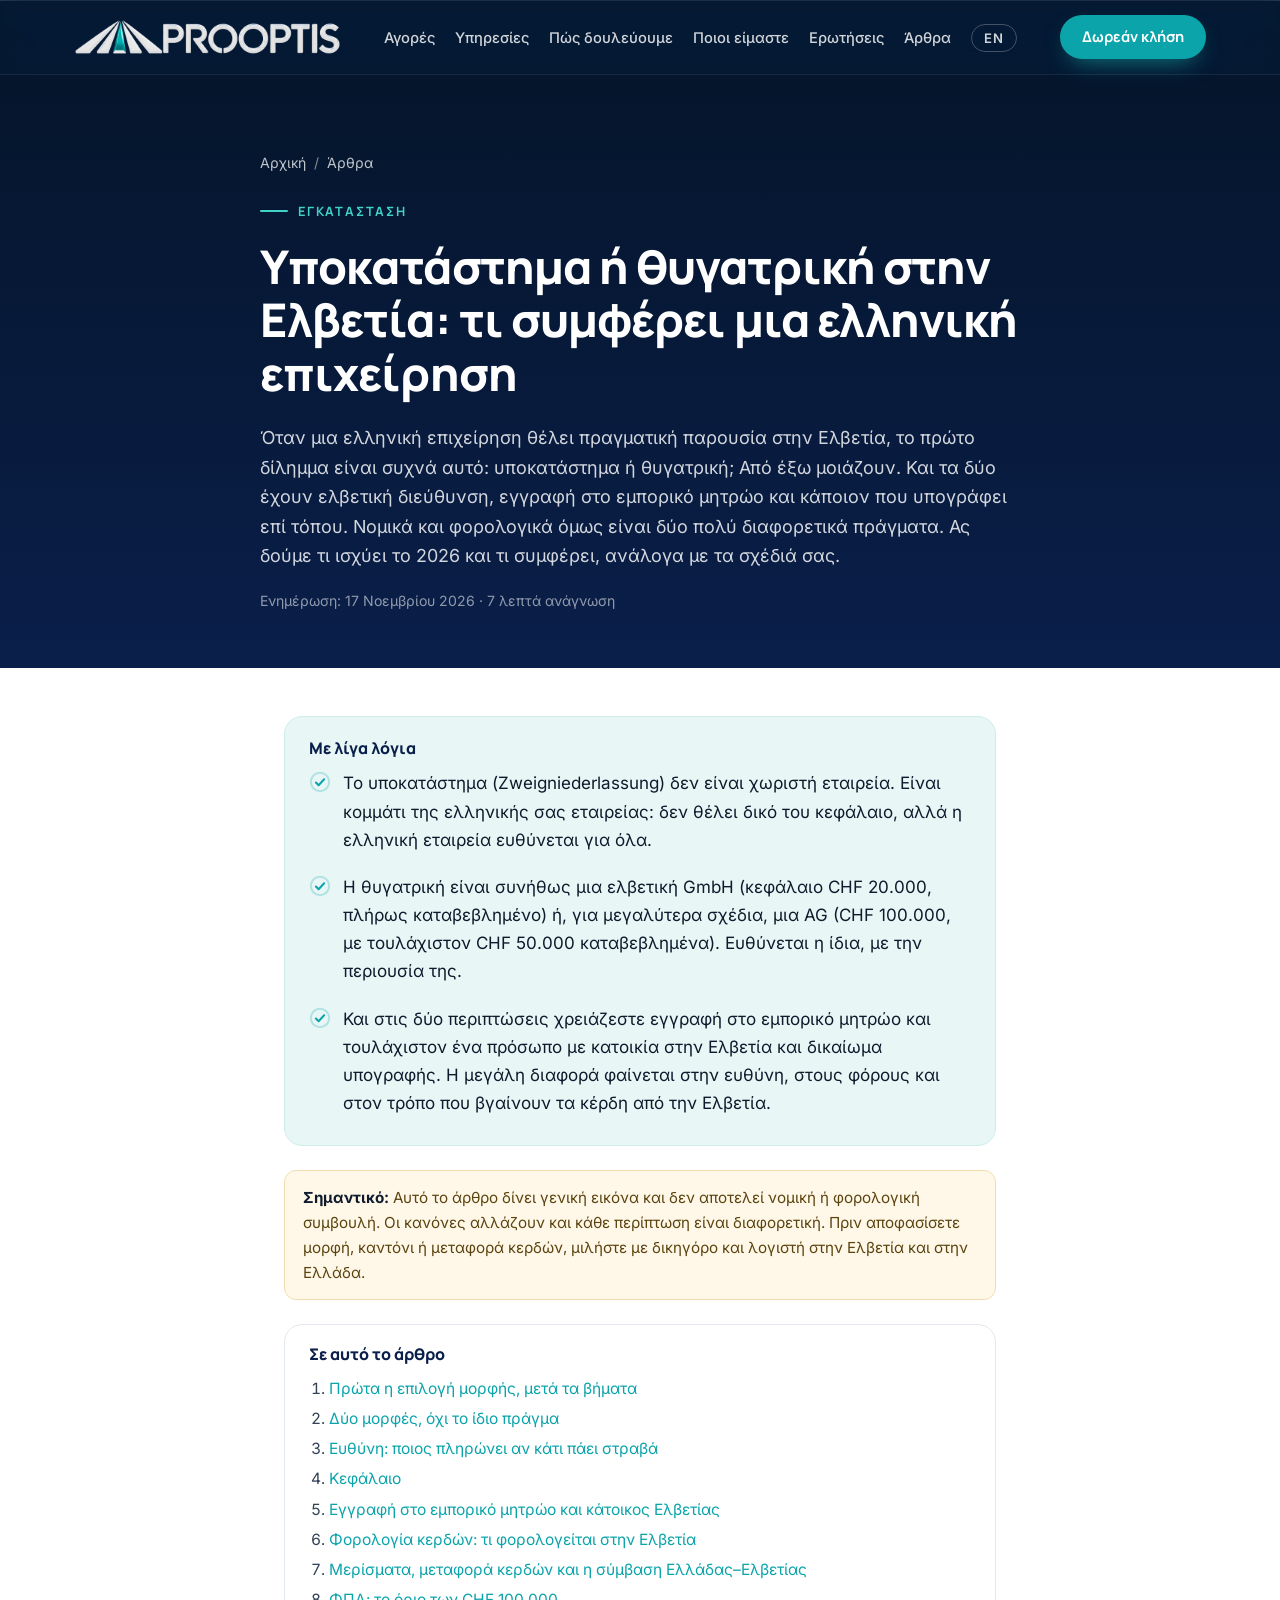
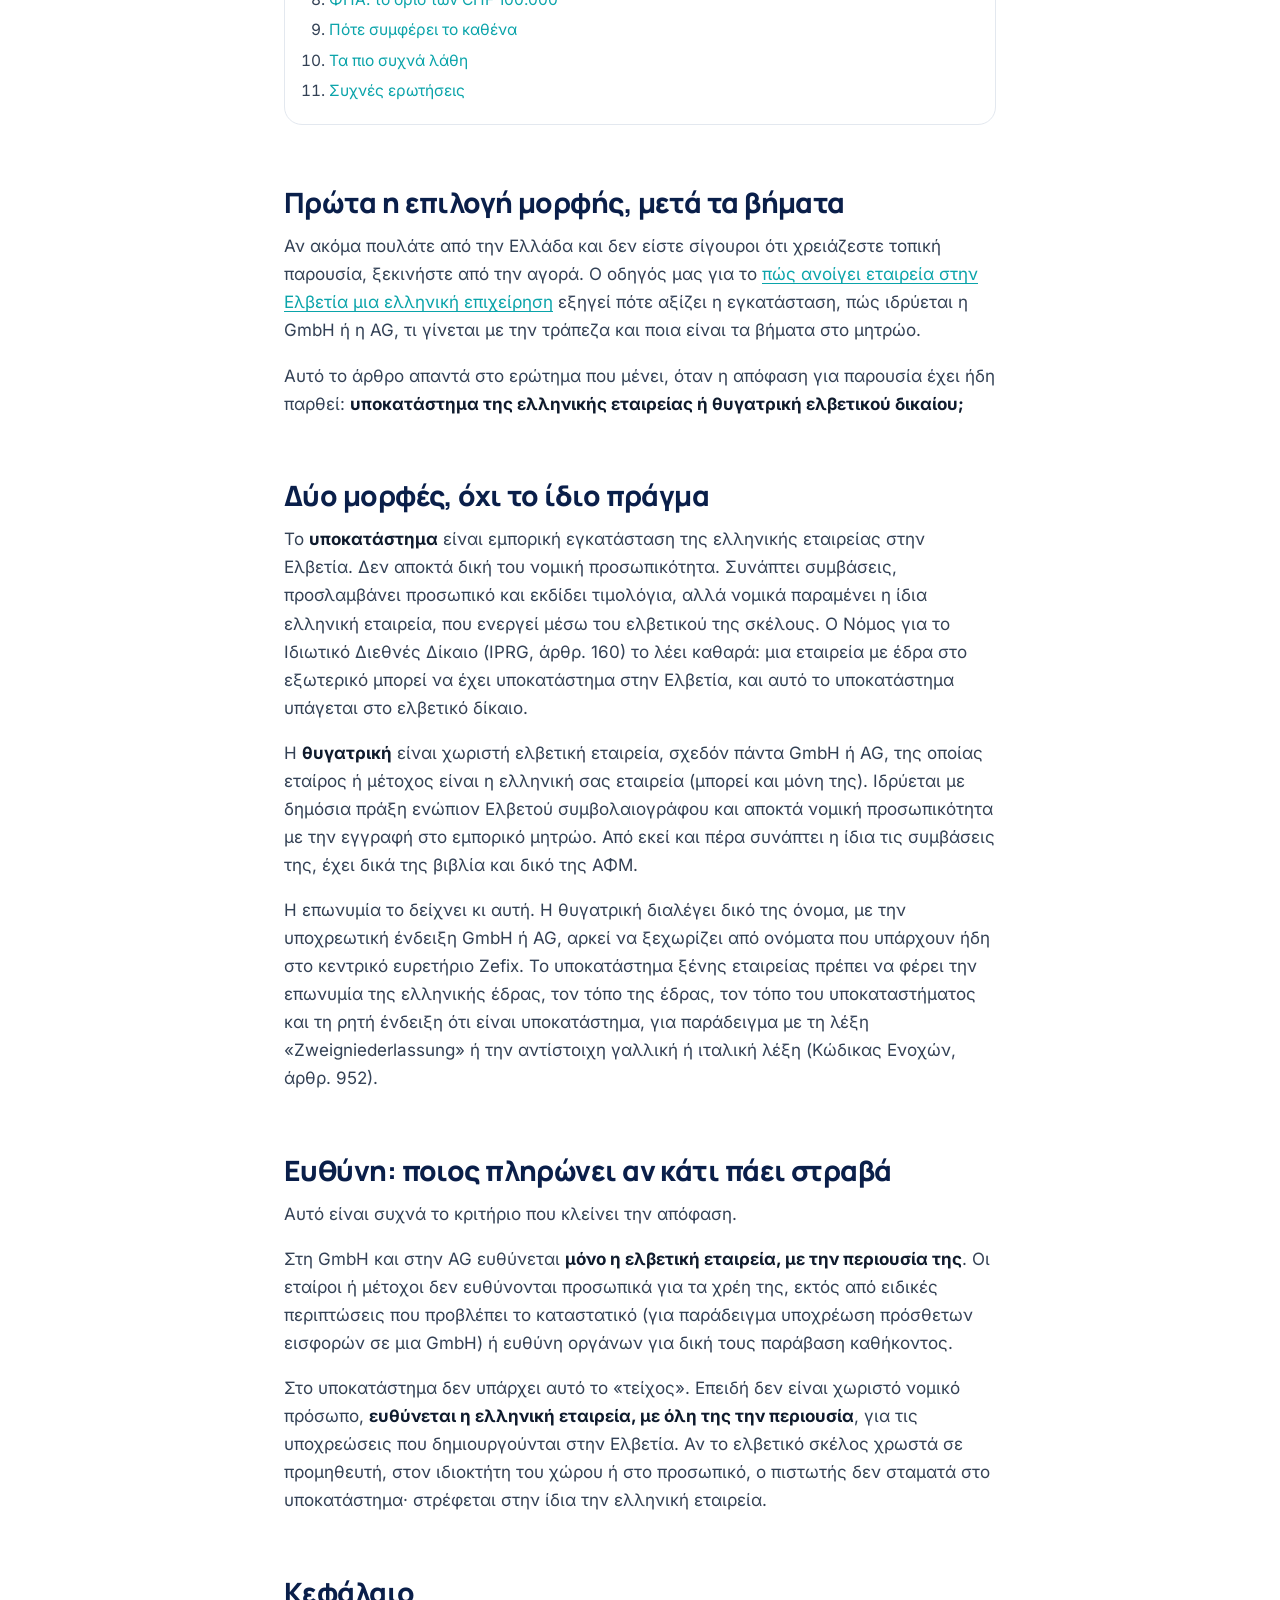
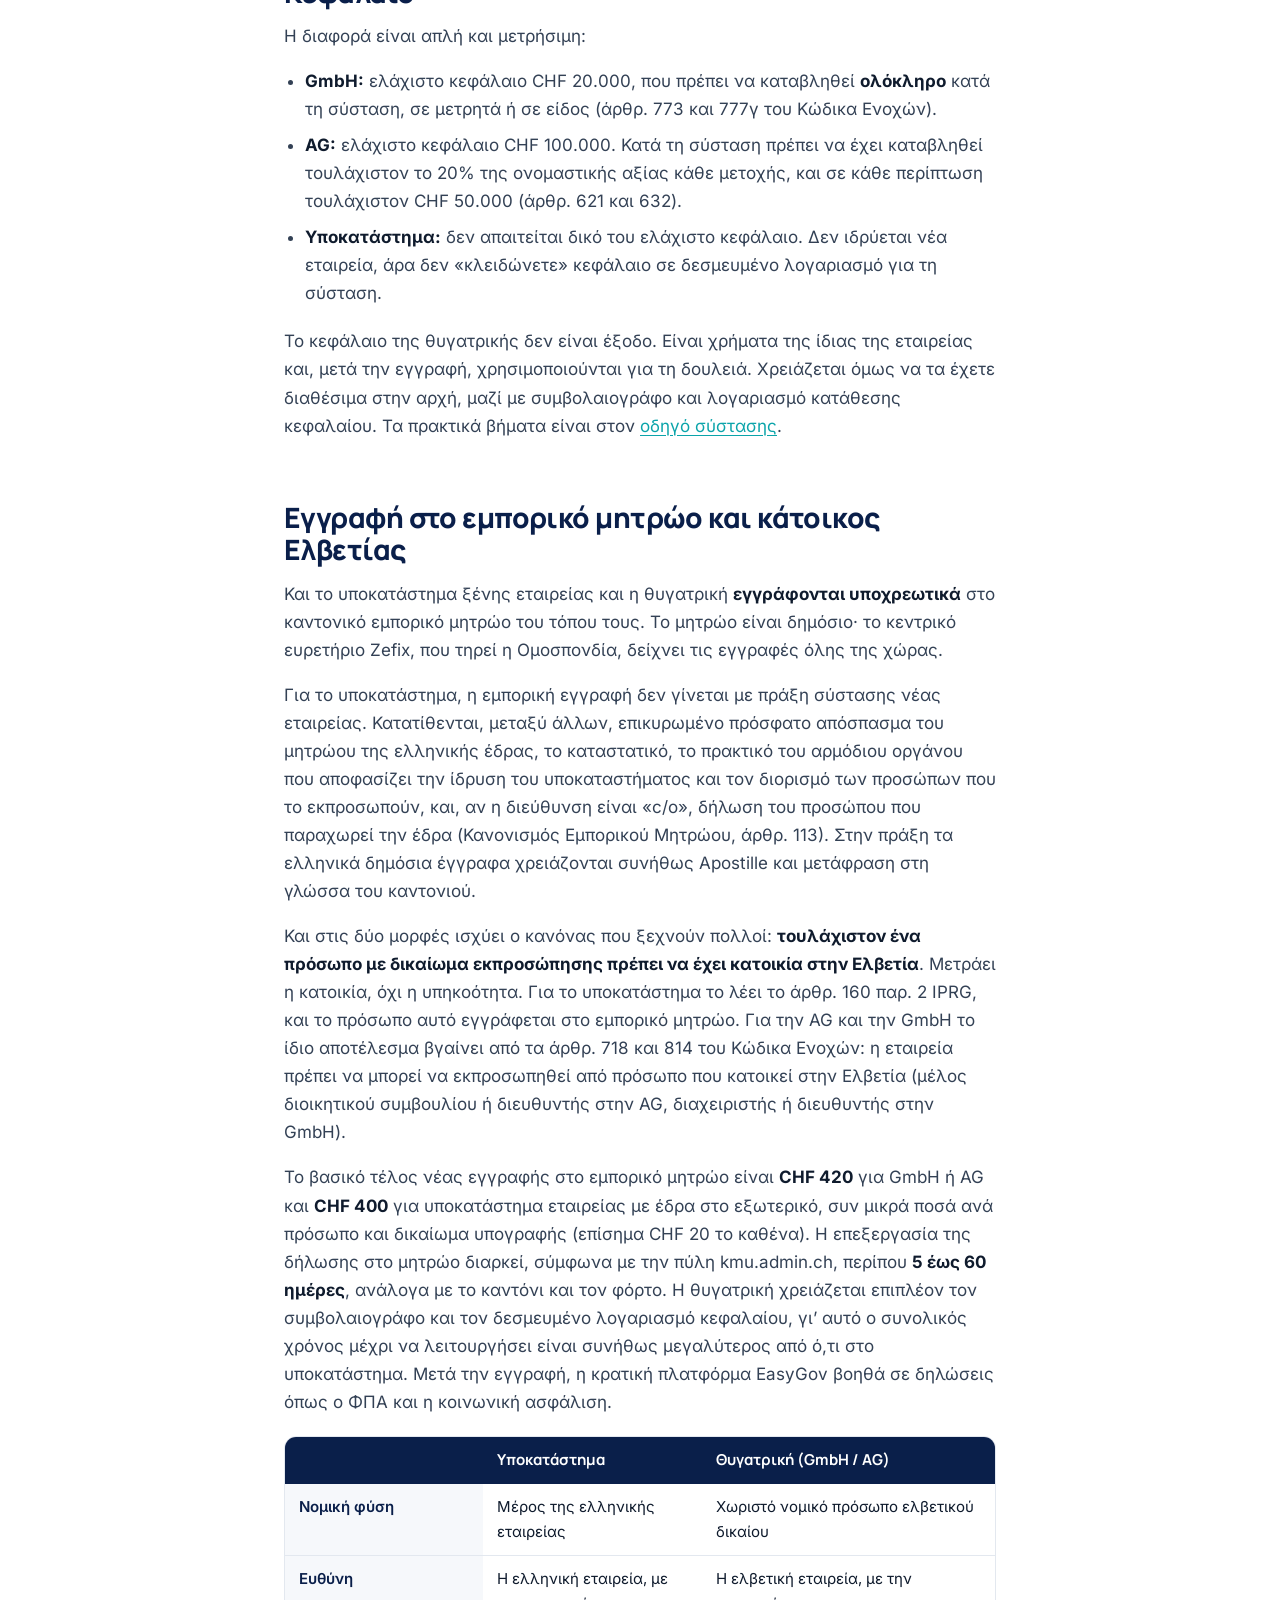
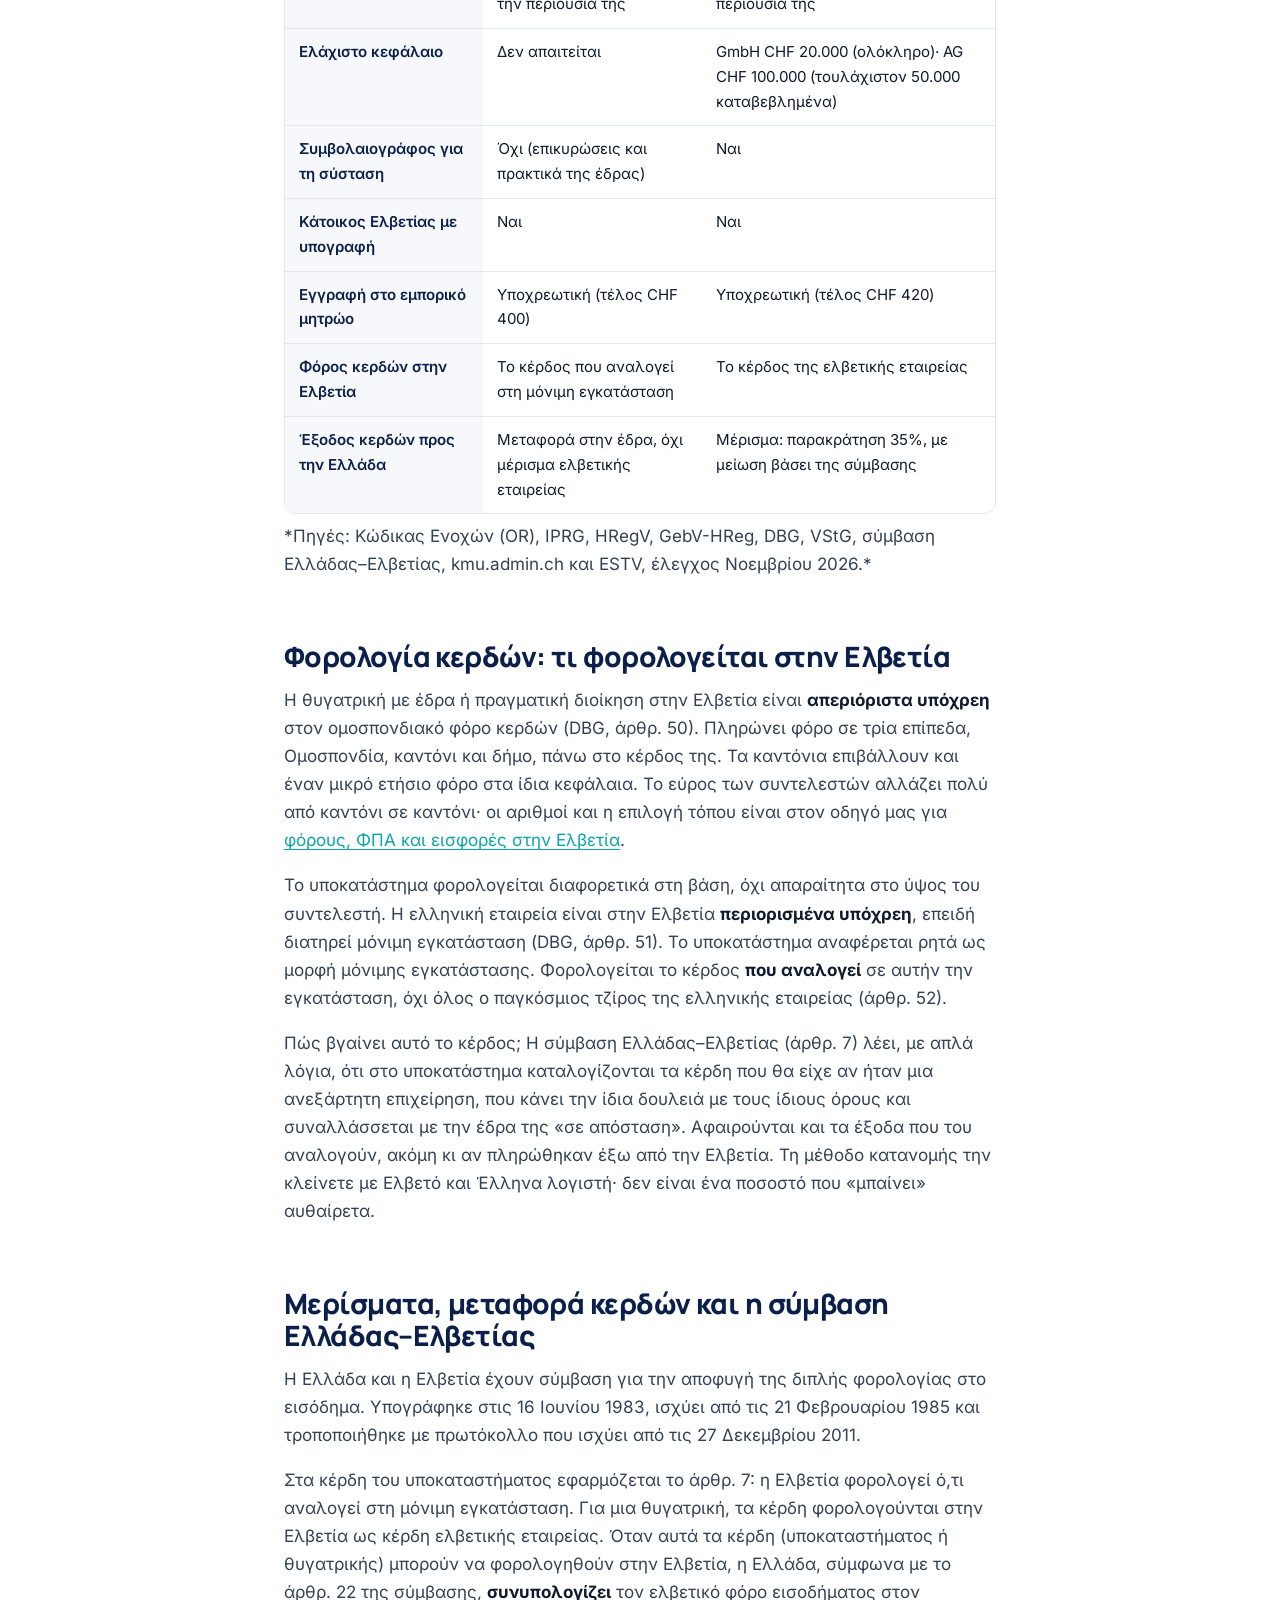
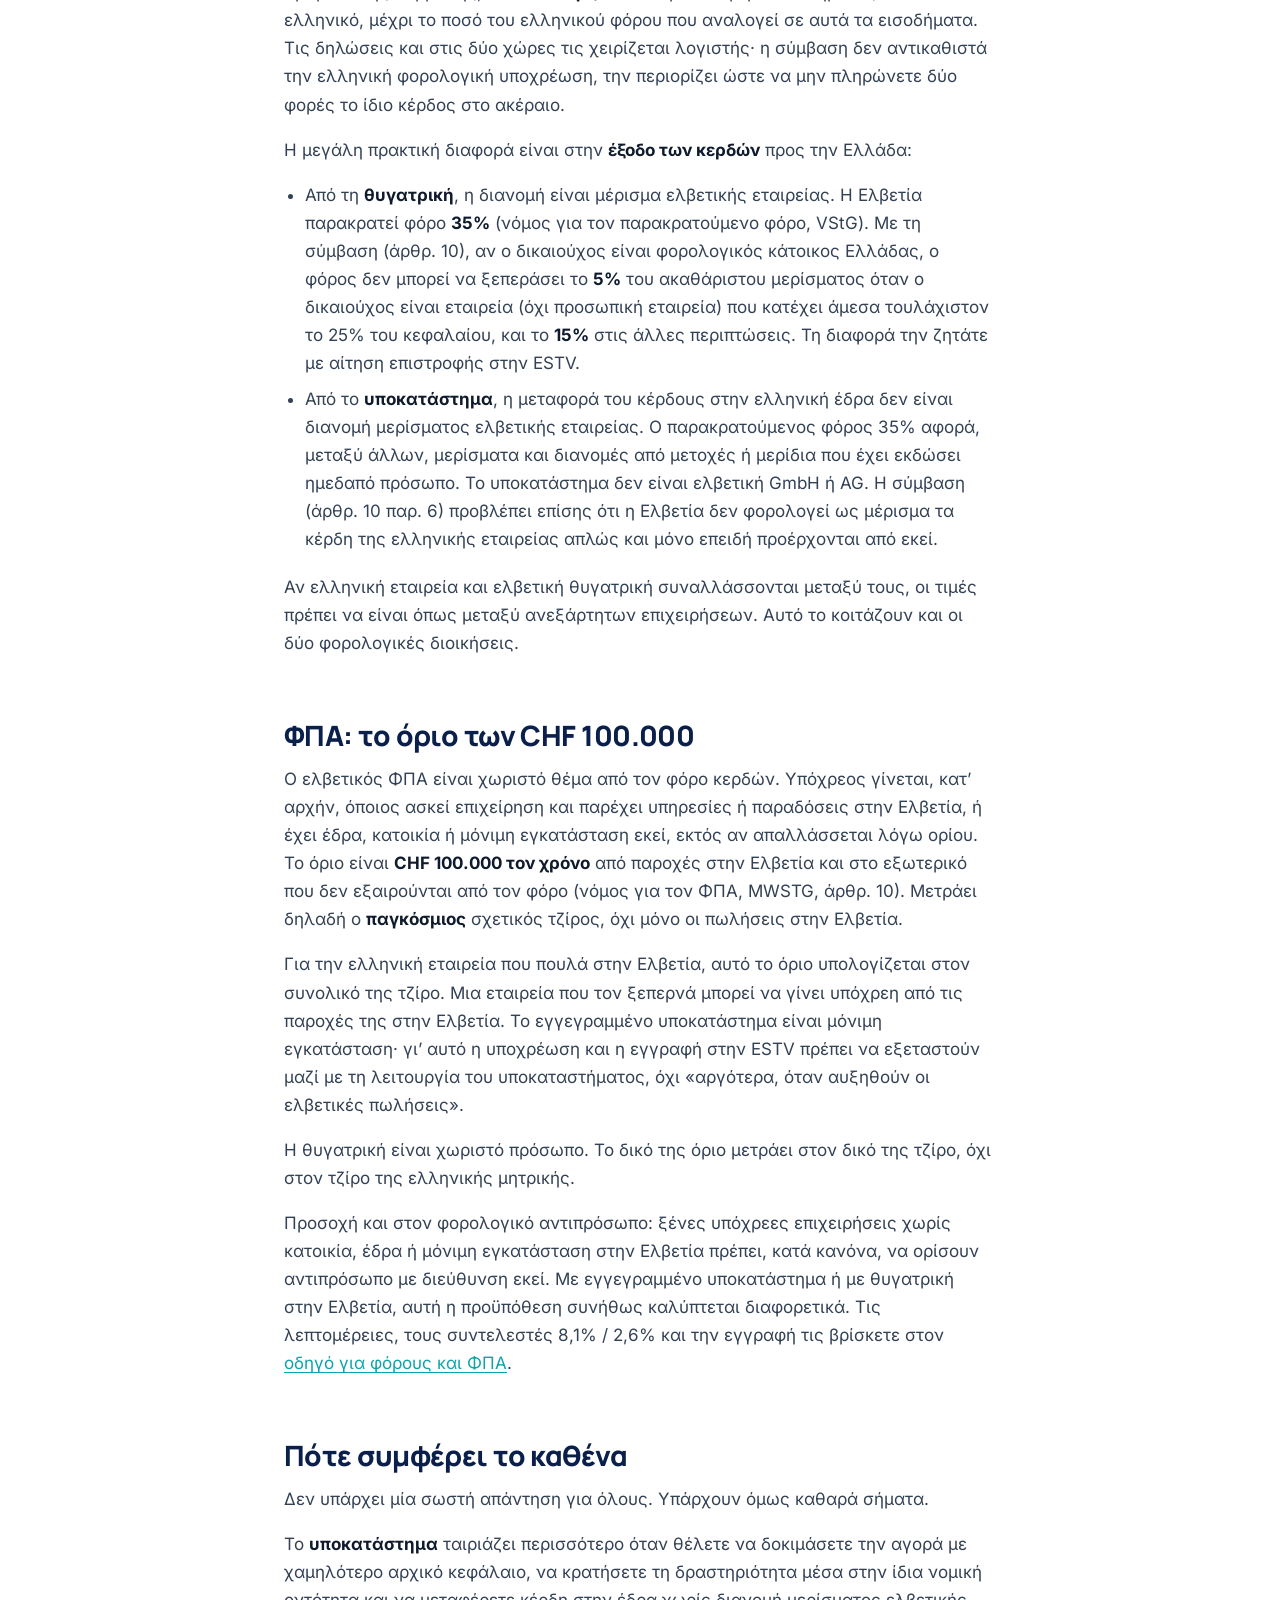
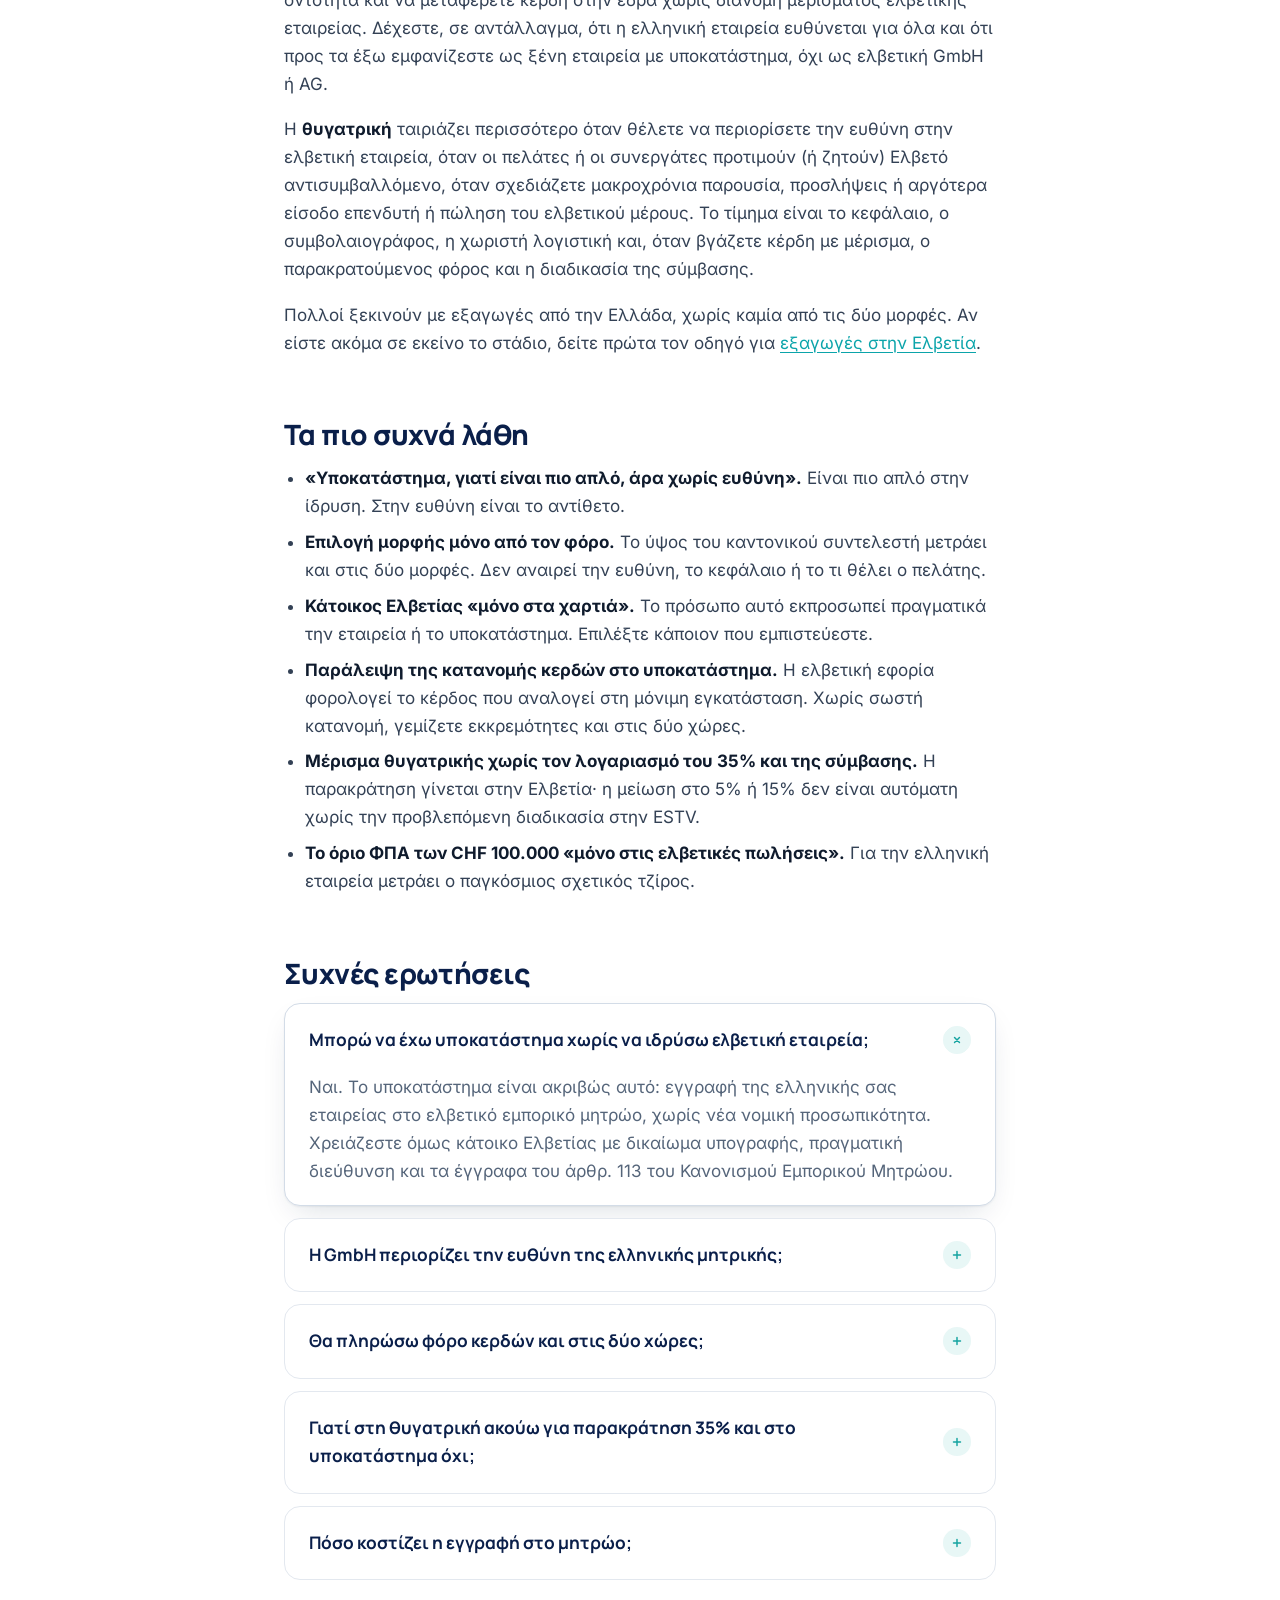
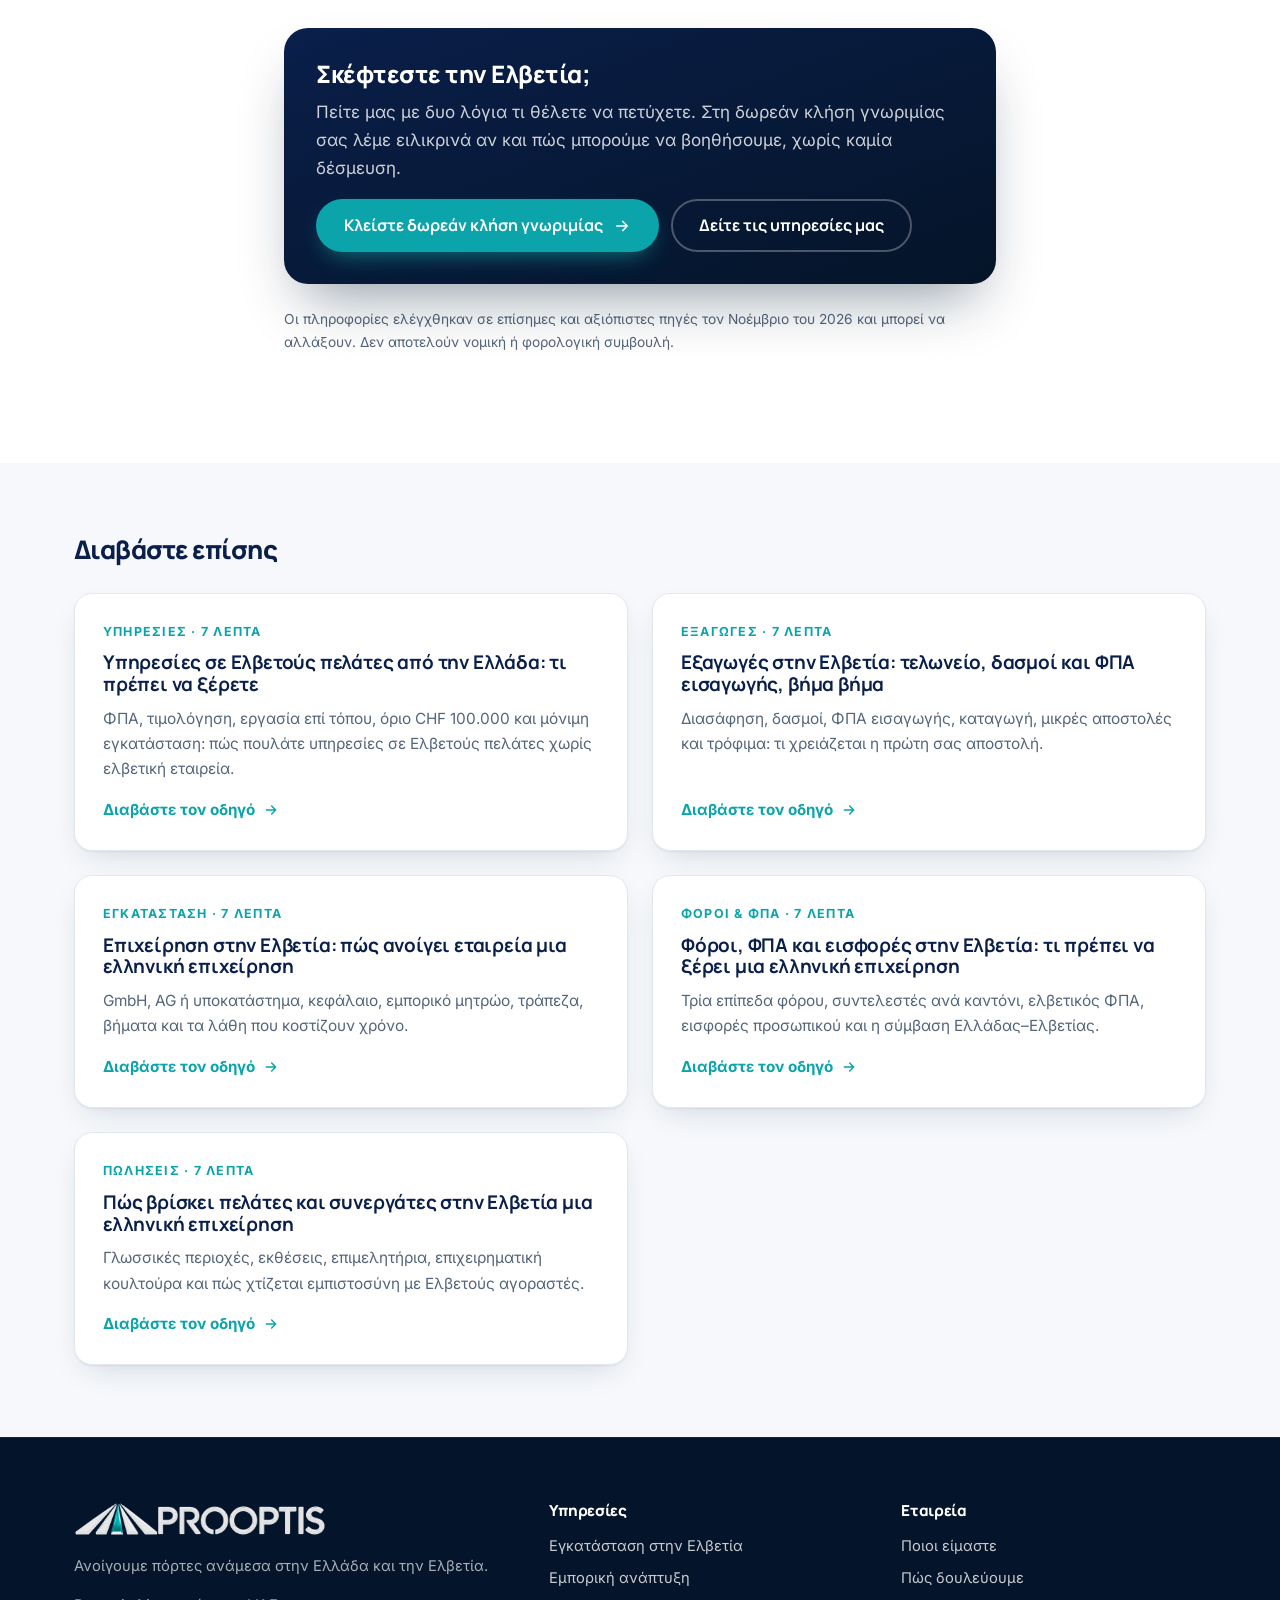
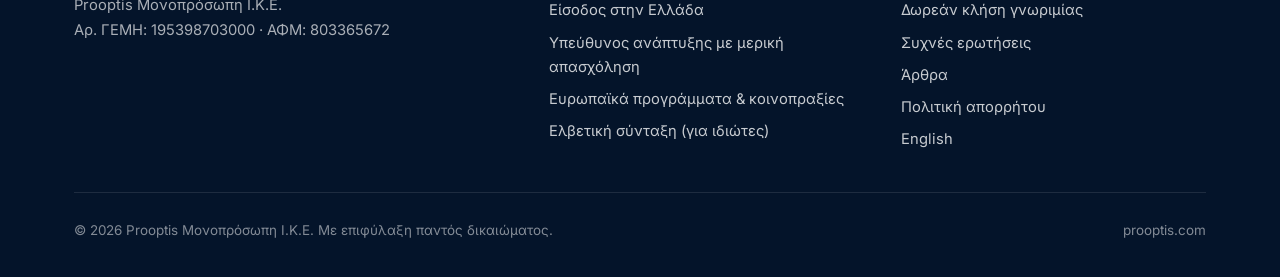
<file: arthra/ypokatastima-i-thygatriki-elvetia/index.html>
<!doctype html>
<html lang="el" class="no-js">
<head>
<meta charset="utf-8">
<meta name="viewport" content="width=device-width, initial-scale=1">
<title>Υποκατάστημα ή θυγατρική στην Ελβετία: τι συμφέρει | Prooptis</title>
<meta name="description" content="Υποκατάστημα ή ελβετική GmbH/AG; ευθύνη, κεφάλαιο, μητρώο, φόροι, ΦΠΑ CHF 100.000 και η σύμβαση Ελλάδας–Ελβετίας. Τι συμφέρει. Οδηγός 2026.">
<link rel="canonical" href="https://prooptis.com/arthra/ypokatastima-i-thygatriki-elvetia/">
<link rel="alternate" hreflang="el" href="https://prooptis.com/arthra/ypokatastima-i-thygatriki-elvetia/">
<link rel="alternate" hreflang="x-default" href="https://prooptis.com/arthra/ypokatastima-i-thygatriki-elvetia/">
<meta name="robots" content="index, follow, max-image-preview:large">
<meta name="theme-color" content="#0B2545">
<meta property="og:type" content="article">
<meta property="og:site_name" content="Prooptis">
<meta property="og:locale" content="el_GR">
<meta property="og:title" content="Υποκατάστημα ή θυγατρική στην Ελβετία: τι συμφέρει | Prooptis">
<meta property="og:description" content="Υποκατάστημα ή ελβετική GmbH/AG; ευθύνη, κεφάλαιο, μητρώο, φόροι, ΦΠΑ CHF 100.000 και η σύμβαση Ελλάδας–Ελβετίας. Τι συμφέρει. Οδηγός 2026.">
<meta property="og:url" content="https://prooptis.com/arthra/ypokatastima-i-thygatriki-elvetia/">
<meta property="og:image" content="https://prooptis.com/assets/img/og-image.png">
<meta property="og:image:width" content="1200">
<meta property="og:image:height" content="630">
<meta name="twitter:card" content="summary_large_image">
<link rel="icon" href="/assets/favicon.png" type="image/png" sizes="64x64">
<link rel="icon" href="/assets/favicon-32.png" type="image/png" sizes="32x32">
<link rel="apple-touch-icon" href="/assets/img/apple-touch-icon.png">
<link rel="preload" href="/assets/fonts/manrope-greek.woff2" as="font" type="font/woff2" crossorigin>
<link rel="preload" href="/assets/fonts/inter-greek.woff2" as="font" type="font/woff2" crossorigin>
<link rel="stylesheet" href="/assets/css/style.css?v=20261119">
<script type="application/ld+json">
{
 "@context": "https://schema.org",
 "@graph": [
  {
   "@type": "Organization",
   "@id": "https://prooptis.com/#organization",
   "name": "Prooptis",
   "url": "https://prooptis.com/",
   "logo": {
    "@type": "ImageObject",
    "url": "https://prooptis.com/assets/img/logo.png"
   }
  },
  {
   "@type": "WebSite",
   "@id": "https://prooptis.com/#website",
   "url": "https://prooptis.com/",
   "name": "Prooptis",
   "publisher": {
    "@id": "https://prooptis.com/#organization"
   }
  },
  {
   "@type": "WebPage",
   "@id": "https://prooptis.com/arthra/ypokatastima-i-thygatriki-elvetia/#webpage",
   "url": "https://prooptis.com/arthra/ypokatastima-i-thygatriki-elvetia/",
   "name": "Υποκατάστημα ή θυγατρική στην Ελβετία: τι συμφέρει | Prooptis",
   "description": "Υποκατάστημα ή ελβετική GmbH/AG; ευθύνη, κεφάλαιο, μητρώο, φόροι, ΦΠΑ CHF 100.000 και η σύμβαση Ελλάδας–Ελβετίας. Τι συμφέρει. Οδηγός 2026.",
   "inLanguage": "el",
   "isPartOf": {
    "@id": "https://prooptis.com/#website"
   },
   "breadcrumb": {
    "@id": "https://prooptis.com/arthra/ypokatastima-i-thygatriki-elvetia/#breadcrumb"
   }
  },
  {
   "@type": "Article",
   "@id": "https://prooptis.com/arthra/ypokatastima-i-thygatriki-elvetia/#article",
   "headline": "Υποκατάστημα ή θυγατρική στην Ελβετία: τι συμφέρει μια ελληνική επιχείρηση",
   "description": "Υποκατάστημα ή ελβετική GmbH/AG; ευθύνη, κεφάλαιο, μητρώο, φόροι, ΦΠΑ CHF 100.000 και η σύμβαση Ελλάδας–Ελβετίας. Τι συμφέρει. Οδηγός 2026.",
   "image": "https://prooptis.com/assets/img/og-image.png",
   "datePublished": "2026-11-17",
   "dateModified": "2026-11-17",
   "inLanguage": "el",
   "articleSection": "Εγκατάσταση",
   "wordCount": 2519,
   "author": {
    "@type": "Organization",
    "name": "Prooptis",
    "url": "https://prooptis.com/"
   },
   "publisher": {
    "@id": "https://prooptis.com/#organization"
   },
   "mainEntityOfPage": {
    "@id": "https://prooptis.com/arthra/ypokatastima-i-thygatriki-elvetia/#webpage"
   },
   "isPartOf": {
    "@id": "https://prooptis.com/#website"
   },
   "about": [
    {
     "@type": "Country",
     "name": "Switzerland"
    }
   ]
  },
  {
   "@type": "BreadcrumbList",
   "@id": "https://prooptis.com/arthra/ypokatastima-i-thygatriki-elvetia/#breadcrumb",
   "itemListElement": [
    {
     "@type": "ListItem",
     "position": 1,
     "name": "Αρχική",
     "item": "https://prooptis.com/"
    },
    {
     "@type": "ListItem",
     "position": 2,
     "name": "Άρθρα",
     "item": "https://prooptis.com/arthra/"
    },
    {
     "@type": "ListItem",
     "position": 3,
     "name": "Υποκατάστημα ή θυγατρική στην Ελβετία: τι συμφέρει μια ελληνική επιχείρηση",
     "item": "https://prooptis.com/arthra/ypokatastima-i-thygatriki-elvetia/"
    }
   ]
  },
  {
   "@type": "FAQPage",
   "@id": "https://prooptis.com/arthra/ypokatastima-i-thygatriki-elvetia/#faq",
   "mainEntity": [
    {
     "@type": "Question",
     "name": "Μπορώ να έχω υποκατάστημα χωρίς να ιδρύσω ελβετική εταιρεία;",
     "acceptedAnswer": {
      "@type": "Answer",
      "text": "Ναι. Το υποκατάστημα είναι ακριβώς αυτό: εγγραφή της ελληνικής σας εταιρείας στο ελβετικό εμπορικό μητρώο, χωρίς νέα νομική προσωπικότητα. Χρειάζεστε όμως κάτοικο Ελβετίας με δικαίωμα υπογραφής, πραγματική διεύθυνση και τα έγγραφα του άρθρ. 113 του Κανονισμού Εμπορικού Μητρώου."
     }
    },
    {
     "@type": "Question",
     "name": "Η GmbH περιορίζει την ευθύνη της ελληνικής μητρικής;",
     "acceptedAnswer": {
      "@type": "Answer",
      "text": "Κατά κανόνα ναι: για τα χρέη της GmbH ευθύνεται η ίδια η ελβετική εταιρεία, με την περιουσία της. Η ελληνική μητρική κινδυνεύει ως προς το κεφάλαιο που έχει εισφέρει, όχι αυτόματα με όλη της την περιουσία, όπως στο υποκατάστημα. Αυτό δεν καλύπτει εγγυήσεις που τυχόν δώσετε οι ίδιοι, ούτε ευθύνη οργάνων για δικές τους παραβάσεις."
     }
    },
    {
     "@type": "Question",
     "name": "Θα πληρώσω φόρο κερδών και στις δύο χώρες;",
     "acceptedAnswer": {
      "@type": "Answer",
      "text": "Η Ελβετία φορολογεί το κέρδος της θυγατρικής ή το κέρδος που αναλογεί στο υποκατάστημα. Η σύμβαση προβλέπει ότι η Ελλάδα συνυπολογίζει τον ελβετικό φόρο εισοδήματος στον ελληνικό, με πλαφόν. Στην πράξη το χειρίζονται μαζί Έλληνας και Ελβετός λογιστής."
     }
    },
    {
     "@type": "Question",
     "name": "Γιατί στη θυγατρική ακούω για παρακράτηση 35% και στο υποκατάστημα όχι;",
     "acceptedAnswer": {
      "@type": "Answer",
      "text": "Επειδή το μέρισμα ελβετικής GmbH ή AG υπόκειται στον ελβετικό παρακρατούμενο φόρο 35%, που η σύμβαση μπορεί να μειώσει σε 5% ή 15%. Η μεταφορά κέρδους από υποκατάστημα στην ελληνική έδρα δεν είναι τέτοιο μέρισμα."
     }
    },
    {
     "@type": "Question",
     "name": "Πόσο κοστίζει η εγγραφή στο μητρώο;",
     "acceptedAnswer": {
      "@type": "Answer",
      "text": "Το βασικό τέλος είναι CHF 420 για GmbH ή AG και CHF 400 για υποκατάστημα ξένης εταιρείας, συν CHF 20 ανά εγγραφή προσώπου ή δικαιώματος υπογραφής. Στη θυγατρική προστίθενται συμβολαιογράφος, κατάθεση κεφαλαίου και, συνήθως, αμοιβές συμβούλων. Το κεφάλαιο της GmbH ή της AG δεν είναι έξοδο."
     }
    }
   ]
  }
 ]
}
</script>
<meta property="article:published_time" content="2026-11-17">
</head>
<body>
<a class="skip" href="#main">Μετάβαση στο περιεχόμενο</a>
<header class="site-header">
  <nav class="container nav" aria-label="Μενού">
    <a class="brand" href="/" aria-label="Prooptis"><img src="/assets/img/logo-light.png" alt="Prooptis" width="297" height="40"></a>
    <ul class="nav-links" id="nav-links"><li><a href="/#giati-elvetia">Αγορές</a></li><li><a href="/#ypiresies">Υπηρεσίες</a></li><li><a href="/#pos-doulevoume">Πώς δουλεύουμε</a></li><li><a href="/#poioi-eimaste">Ποιοι είμαστε</a></li><li><a href="/#faq">Ερωτήσεις</a></li><li><a href="/arthra/">Άρθρα</a></li><li><a class="lang" href="/en/" hreflang="en" lang="en" title="English">EN</a></li></ul>
    <a class="btn btn-primary nav-cta" href="/#epikoinonia">Δωρεάν κλήση</a>
    <button class="nav-toggle" type="button" aria-expanded="false" aria-controls="nav-links" aria-label="Μενού"><svg viewBox="0 0 24 24" fill="none" stroke="currentColor" stroke-width="2" stroke-linecap="round" aria-hidden="true"><path d="M4 7h16M4 12h16M4 17h16"/></svg></button>
  </nav>
</header>
<main id="main">
  <section class="page-hero article-hero">
    <div class="container narrow">
      <nav class="crumbs" aria-label="Διαδρομή"><a href="/">Αρχική</a><span aria-hidden="true">/</span><a href="/arthra/">Άρθρα</a></nav>
      <div class="eyebrow">Εγκατάσταση</div>
      <h1>Υποκατάστημα ή θυγατρική στην Ελβετία: τι συμφέρει μια ελληνική επιχείρηση</h1>
      <p class="lead">Όταν μια ελληνική επιχείρηση θέλει πραγματική παρουσία στην Ελβετία, το πρώτο δίλημμα είναι συχνά αυτό: υποκατάστημα ή θυγατρική; Από έξω μοιάζουν. Και τα δύο έχουν ελβετική διεύθυνση, εγγραφή στο εμπορικό μητρώο και κάποιον που υπογράφει επί τόπου. Νομικά και φορολογικά όμως είναι δύο πολύ διαφορετικά πράγματα. Ας δούμε τι ισχύει το 2026 και τι συμφέρει, ανάλογα με τα σχέδιά σας.</p>
      <p class="meta"><time datetime="2026-11-17">Ενημέρωση: 17 Νοεμβρίου 2026</time> · 7 λεπτά ανάγνωση</p>
    </div>
  </section>
  <article class="prose article">
    <div class="summary-box"><h2 class="summary-title">Με λίγα λόγια</h2><ul class="checks"><li><svg viewBox="0 0 24 24" fill="none" stroke="currentColor" stroke-width="2.2" stroke-linecap="round" stroke-linejoin="round" aria-hidden="true"><circle cx="12" cy="12" r="10" stroke-opacity=".25"/><path d="m7.5 12.5 3 3 6-6.5"/></svg><span>Το υποκατάστημα (Zweigniederlassung) δεν είναι χωριστή εταιρεία. Είναι κομμάτι της ελληνικής σας εταιρείας: δεν θέλει δικό του κεφάλαιο, αλλά η ελληνική εταιρεία ευθύνεται για όλα.</span></li><li><svg viewBox="0 0 24 24" fill="none" stroke="currentColor" stroke-width="2.2" stroke-linecap="round" stroke-linejoin="round" aria-hidden="true"><circle cx="12" cy="12" r="10" stroke-opacity=".25"/><path d="m7.5 12.5 3 3 6-6.5"/></svg><span>Η θυγατρική είναι συνήθως μια ελβετική GmbH (κεφάλαιο CHF 20.000, πλήρως καταβεβλημένο) ή, για μεγαλύτερα σχέδια, μια AG (CHF 100.000, με τουλάχιστον CHF 50.000 καταβεβλημένα). Ευθύνεται η ίδια, με την περιουσία της.</span></li><li><svg viewBox="0 0 24 24" fill="none" stroke="currentColor" stroke-width="2.2" stroke-linecap="round" stroke-linejoin="round" aria-hidden="true"><circle cx="12" cy="12" r="10" stroke-opacity=".25"/><path d="m7.5 12.5 3 3 6-6.5"/></svg><span>Και στις δύο περιπτώσεις χρειάζεστε εγγραφή στο εμπορικό μητρώο και τουλάχιστον ένα πρόσωπο με κατοικία στην Ελβετία και δικαίωμα υπογραφής. Η μεγάλη διαφορά φαίνεται στην ευθύνη, στους φόρους και στον τρόπο που βγαίνουν τα κέρδη από την Ελβετία.</span></li></ul></div>
    <p class="disclaimer"><strong>Σημαντικό:</strong> Αυτό το άρθρο δίνει γενική εικόνα και δεν αποτελεί νομική ή φορολογική συμβουλή. Οι κανόνες αλλάζουν και κάθε περίπτωση είναι διαφορετική. Πριν αποφασίσετε μορφή, καντόνι ή μεταφορά κερδών, μιλήστε με δικηγόρο και λογιστή στην Ελβετία και στην Ελλάδα.</p>
    <nav class="toc" aria-label="Περιεχόμενα"><h2 class="toc-title">Σε αυτό το άρθρο</h2><ol><li><a href="#epilogi">Πρώτα η επιλογή μορφής, μετά τα βήματα</a></li><li><a href="#dio-morfes">Δύο μορφές, όχι το ίδιο πράγμα</a></li><li><a href="#efthyni">Ευθύνη: ποιος πληρώνει αν κάτι πάει στραβά</a></li><li><a href="#kefalaio">Κεφάλαιο</a></li><li><a href="#mitroo">Εγγραφή στο εμπορικό μητρώο και κάτοικος Ελβετίας</a></li><li><a href="#foroi">Φορολογία κερδών: τι φορολογείται στην Ελβετία</a></li><li><a href="#symvasi">Μερίσματα, μεταφορά κερδών και η σύμβαση Ελλάδας–Ελβετίας</a></li><li><a href="#fpa">ΦΠΑ: το όριο των CHF 100.000</a></li><li><a href="#pote">Πότε συμφέρει το καθένα</a></li><li><a href="#lathi">Τα πιο συχνά λάθη</a></li><li><a href="#faq">Συχνές ερωτήσεις</a></li></ol></nav>
    
<h2 id="epilogi">Πρώτα η επιλογή μορφής, μετά τα βήματα</h2>
<p>Αν ακόμα πουλάτε από την Ελλάδα και δεν είστε σίγουροι ότι χρειάζεστε τοπική παρουσία, ξεκινήστε από την αγορά. Ο οδηγός μας για το <a href="/arthra/etaireia-stin-elvetia/">πώς ανοίγει εταιρεία στην Ελβετία μια ελληνική επιχείρηση</a> εξηγεί πότε αξίζει η εγκατάσταση, πώς ιδρύεται η GmbH ή η AG, τι γίνεται με την τράπεζα και ποια είναι τα βήματα στο μητρώο.</p>
<p>Αυτό το άρθρο απαντά στο ερώτημα που μένει, όταν η απόφαση για παρουσία έχει ήδη παρθεί: <strong>υποκατάστημα της ελληνικής εταιρείας ή θυγατρική ελβετικού δικαίου;</strong></p>

<h2 id="dio-morfes">Δύο μορφές, όχι το ίδιο πράγμα</h2>
<p>Το <strong>υποκατάστημα</strong> είναι εμπορική εγκατάσταση της ελληνικής εταιρείας στην Ελβετία. Δεν αποκτά δική του νομική προσωπικότητα. Συνάπτει συμβάσεις, προσλαμβάνει προσωπικό και εκδίδει τιμολόγια, αλλά νομικά παραμένει η ίδια ελληνική εταιρεία, που ενεργεί μέσω του ελβετικού της σκέλους. Ο Νόμος για το Ιδιωτικό Διεθνές Δίκαιο (IPRG, άρθρ. 160) το λέει καθαρά: μια εταιρεία με έδρα στο εξωτερικό μπορεί να έχει υποκατάστημα στην Ελβετία, και αυτό το υποκατάστημα υπάγεται στο ελβετικό δίκαιο.</p>
<p>Η <strong>θυγατρική</strong> είναι χωριστή ελβετική εταιρεία, σχεδόν πάντα GmbH ή AG, της οποίας εταίρος ή μέτοχος είναι η ελληνική σας εταιρεία (μπορεί και μόνη της). Ιδρύεται με δημόσια πράξη ενώπιον Ελβετού συμβολαιογράφου και αποκτά νομική προσωπικότητα με την εγγραφή στο εμπορικό μητρώο. Από εκεί και πέρα συνάπτει η ίδια τις συμβάσεις της, έχει δικά της βιβλία και δικό της ΑΦΜ.</p>
<p>Η επωνυμία το δείχνει κι αυτή. Η θυγατρική διαλέγει δικό της όνομα, με την υποχρεωτική ένδειξη GmbH ή AG, αρκεί να ξεχωρίζει από ονόματα που υπάρχουν ήδη στο κεντρικό ευρετήριο Zefix. Το υποκατάστημα ξένης εταιρείας πρέπει να φέρει την επωνυμία της ελληνικής έδρας, τον τόπο της έδρας, τον τόπο του υποκαταστήματος και τη ρητή ένδειξη ότι είναι υποκατάστημα, για παράδειγμα με τη λέξη «Zweigniederlassung» ή την αντίστοιχη γαλλική ή ιταλική λέξη (Κώδικας Ενοχών, άρθρ. 952).</p>

<h2 id="efthyni">Ευθύνη: ποιος πληρώνει αν κάτι πάει στραβά</h2>
<p>Αυτό είναι συχνά το κριτήριο που κλείνει την απόφαση.</p>
<p>Στη GmbH και στην AG ευθύνεται <strong>μόνο η ελβετική εταιρεία, με την περιουσία της</strong>. Οι εταίροι ή μέτοχοι δεν ευθύνονται προσωπικά για τα χρέη της, εκτός από ειδικές περιπτώσεις που προβλέπει το καταστατικό (για παράδειγμα υποχρέωση πρόσθετων εισφορών σε μια GmbH) ή ευθύνη οργάνων για δική τους παράβαση καθήκοντος.</p>
<p>Στο υποκατάστημα δεν υπάρχει αυτό το «τείχος». Επειδή δεν είναι χωριστό νομικό πρόσωπο, <strong>ευθύνεται η ελληνική εταιρεία, με όλη της την περιουσία</strong>, για τις υποχρεώσεις που δημιουργούνται στην Ελβετία. Αν το ελβετικό σκέλος χρωστά σε προμηθευτή, στον ιδιοκτήτη του χώρου ή στο προσωπικό, ο πιστωτής δεν σταματά στο υποκατάστημα· στρέφεται στην ίδια την ελληνική εταιρεία.</p>

<h2 id="kefalaio">Κεφάλαιο</h2>
<p>Η διαφορά είναι απλή και μετρήσιμη:</p>
<ul>
<li><strong>GmbH:</strong> ελάχιστο κεφάλαιο CHF 20.000, που πρέπει να καταβληθεί <strong>ολόκληρο</strong> κατά τη σύσταση, σε μετρητά ή σε είδος (άρθρ. 773 και 777γ του Κώδικα Ενοχών).</li>
<li><strong>AG:</strong> ελάχιστο κεφάλαιο CHF 100.000. Κατά τη σύσταση πρέπει να έχει καταβληθεί τουλάχιστον το 20% της ονομαστικής αξίας κάθε μετοχής, και σε κάθε περίπτωση τουλάχιστον CHF 50.000 (άρθρ. 621 και 632).</li>
<li><strong>Υποκατάστημα:</strong> δεν απαιτείται δικό του ελάχιστο κεφάλαιο. Δεν ιδρύεται νέα εταιρεία, άρα δεν «κλειδώνετε» κεφάλαιο σε δεσμευμένο λογαριασμό για τη σύσταση.</li>
</ul>
<p>Το κεφάλαιο της θυγατρικής δεν είναι έξοδο. Είναι χρήματα της ίδιας της εταιρείας και, μετά την εγγραφή, χρησιμοποιούνται για τη δουλειά. Χρειάζεται όμως να τα έχετε διαθέσιμα στην αρχή, μαζί με συμβολαιογράφο και λογαριασμό κατάθεσης κεφαλαίου. Τα πρακτικά βήματα είναι στον <a href="/arthra/etaireia-stin-elvetia/">οδηγό σύστασης</a>.</p>

<h2 id="mitroo">Εγγραφή στο εμπορικό μητρώο και κάτοικος Ελβετίας</h2>
<p>Και το υποκατάστημα ξένης εταιρείας και η θυγατρική <strong>εγγράφονται υποχρεωτικά</strong> στο καντονικό εμπορικό μητρώο του τόπου τους. Το μητρώο είναι δημόσιο· το κεντρικό ευρετήριο Zefix, που τηρεί η Ομοσπονδία, δείχνει τις εγγραφές όλης της χώρας.</p>
<p>Για το υποκατάστημα, η εμπορική εγγραφή δεν γίνεται με πράξη σύστασης νέας εταιρείας. Κατατίθενται, μεταξύ άλλων, επικυρωμένο πρόσφατο απόσπασμα του μητρώου της ελληνικής έδρας, το καταστατικό, το πρακτικό του αρμόδιου οργάνου που αποφασίζει την ίδρυση του υποκαταστήματος και τον διορισμό των προσώπων που το εκπροσωπούν, και, αν η διεύθυνση είναι «c/o», δήλωση του προσώπου που παραχωρεί την έδρα (Κανονισμός Εμπορικού Μητρώου, άρθρ. 113). Στην πράξη τα ελληνικά δημόσια έγγραφα χρειάζονται συνήθως Apostille και μετάφραση στη γλώσσα του καντονιού.</p>
<p>Και στις δύο μορφές ισχύει ο κανόνας που ξεχνούν πολλοί: <strong>τουλάχιστον ένα πρόσωπο με δικαίωμα εκπροσώπησης πρέπει να έχει κατοικία στην Ελβετία</strong>. Μετράει η κατοικία, όχι η υπηκοότητα. Για το υποκατάστημα το λέει το άρθρ. 160 παρ. 2 IPRG, και το πρόσωπο αυτό εγγράφεται στο εμπορικό μητρώο. Για την AG και την GmbH το ίδιο αποτέλεσμα βγαίνει από τα άρθρ. 718 και 814 του Κώδικα Ενοχών: η εταιρεία πρέπει να μπορεί να εκπροσωπηθεί από πρόσωπο που κατοικεί στην Ελβετία (μέλος διοικητικού συμβουλίου ή διευθυντής στην AG, διαχειριστής ή διευθυντής στην GmbH).</p>
<p>Το βασικό τέλος νέας εγγραφής στο εμπορικό μητρώο είναι <strong>CHF 420</strong> για GmbH ή AG και <strong>CHF 400</strong> για υποκατάστημα εταιρείας με έδρα στο εξωτερικό, συν μικρά ποσά ανά πρόσωπο και δικαίωμα υπογραφής (επίσημα CHF 20 το καθένα). Η επεξεργασία της δήλωσης στο μητρώο διαρκεί, σύμφωνα με την πύλη kmu.admin.ch, περίπου <strong>5 έως 60 ημέρες</strong>, ανάλογα με το καντόνι και τον φόρτο. Η θυγατρική χρειάζεται επιπλέον τον συμβολαιογράφο και τον δεσμευμένο λογαριασμό κεφαλαίου, γι’ αυτό ο συνολικός χρόνος μέχρι να λειτουργήσει είναι συνήθως μεγαλύτερος από ό,τι στο υποκατάστημα. Μετά την εγγραφή, η κρατική πλατφόρμα EasyGov βοηθά σε δηλώσεις όπως ο ΦΠΑ και η κοινωνική ασφάλιση.</p>
<div class="table-wrap"><table>
<thead><tr><th></th><th>Υποκατάστημα</th><th>Θυγατρική (GmbH / AG)</th></tr></thead>
<tbody>
<tr><th>Νομική φύση</th><td>Μέρος της ελληνικής εταιρείας</td><td>Χωριστό νομικό πρόσωπο ελβετικού δικαίου</td></tr>
<tr><th>Ευθύνη</th><td>Η ελληνική εταιρεία, με την περιουσία της</td><td>Η ελβετική εταιρεία, με την περιουσία της</td></tr>
<tr><th>Ελάχιστο κεφάλαιο</th><td>Δεν απαιτείται</td><td>GmbH CHF 20.000 (ολόκληρο)· AG CHF 100.000 (τουλάχιστον 50.000 καταβεβλημένα)</td></tr>
<tr><th>Συμβολαιογράφος για τη σύσταση</th><td>Όχι (επικυρώσεις και πρακτικά της έδρας)</td><td>Ναι</td></tr>
<tr><th>Κάτοικος Ελβετίας με υπογραφή</th><td>Ναι</td><td>Ναι</td></tr>
<tr><th>Εγγραφή στο εμπορικό μητρώο</th><td>Υποχρεωτική (τέλος CHF 400)</td><td>Υποχρεωτική (τέλος CHF 420)</td></tr>
<tr><th>Φόρος κερδών στην Ελβετία</th><td>Το κέρδος που αναλογεί στη μόνιμη εγκατάσταση</td><td>Το κέρδος της ελβετικής εταιρείας</td></tr>
<tr><th>Έξοδος κερδών προς την Ελλάδα</th><td>Μεταφορά στην έδρα, όχι μέρισμα ελβετικής εταιρείας</td><td>Μέρισμα: παρακράτηση 35%, με μείωση βάσει της σύμβασης</td></tr>
</tbody></table></div>
<p>*Πηγές: Κώδικας Ενοχών (OR), IPRG, HRegV, GebV-HReg, DBG, VStG, σύμβαση Ελλάδας–Ελβετίας, kmu.admin.ch και ESTV, έλεγχος Νοεμβρίου 2026.*</p>

<h2 id="foroi">Φορολογία κερδών: τι φορολογείται στην Ελβετία</h2>
<p>Η θυγατρική με έδρα ή πραγματική διοίκηση στην Ελβετία είναι <strong>απεριόριστα υπόχρεη</strong> στον ομοσπονδιακό φόρο κερδών (DBG, άρθρ. 50). Πληρώνει φόρο σε τρία επίπεδα, Ομοσπονδία, καντόνι και δήμο, πάνω στο κέρδος της. Τα καντόνια επιβάλλουν και έναν μικρό ετήσιο φόρο στα ίδια κεφάλαια. Το εύρος των συντελεστών αλλάζει πολύ από καντόνι σε καντόνι· οι αριθμοί και η επιλογή τόπου είναι στον οδηγό μας για <a href="/arthra/foroi-fpa-elvetia/">φόρους, ΦΠΑ και εισφορές στην Ελβετία</a>.</p>
<p>Το υποκατάστημα φορολογείται διαφορετικά στη βάση, όχι απαραίτητα στο ύψος του συντελεστή. Η ελληνική εταιρεία είναι στην Ελβετία <strong>περιορισμένα υπόχρεη</strong>, επειδή διατηρεί μόνιμη εγκατάσταση (DBG, άρθρ. 51). Το υποκατάστημα αναφέρεται ρητά ως μορφή μόνιμης εγκατάστασης. Φορολογείται το κέρδος <strong>που αναλογεί</strong> σε αυτήν την εγκατάσταση, όχι όλος ο παγκόσμιος τζίρος της ελληνικής εταιρείας (άρθρ. 52).</p>
<p>Πώς βγαίνει αυτό το κέρδος; Η σύμβαση Ελλάδας–Ελβετίας (άρθρ. 7) λέει, με απλά λόγια, ότι στο υποκατάστημα καταλογίζονται τα κέρδη που θα είχε αν ήταν μια ανεξάρτητη επιχείρηση, που κάνει την ίδια δουλειά με τους ίδιους όρους και συναλλάσσεται με την έδρα της «σε απόσταση». Αφαιρούνται και τα έξοδα που του αναλογούν, ακόμη κι αν πληρώθηκαν έξω από την Ελβετία. Τη μέθοδο κατανομής την κλείνετε με Ελβετό και Έλληνα λογιστή· δεν είναι ένα ποσοστό που «μπαίνει» αυθαίρετα.</p>

<h2 id="symvasi">Μερίσματα, μεταφορά κερδών και η σύμβαση Ελλάδας–Ελβετίας</h2>
<p>Η Ελλάδα και η Ελβετία έχουν σύμβαση για την αποφυγή της διπλής φορολογίας στο εισόδημα. Υπογράφηκε στις 16 Ιουνίου 1983, ισχύει από τις 21 Φεβρουαρίου 1985 και τροποποιήθηκε με πρωτόκολλο που ισχύει από τις 27 Δεκεμβρίου 2011.</p>
<p>Στα κέρδη του υποκαταστήματος εφαρμόζεται το άρθρ. 7: η Ελβετία φορολογεί ό,τι αναλογεί στη μόνιμη εγκατάσταση. Για μια θυγατρική, τα κέρδη φορολογούνται στην Ελβετία ως κέρδη ελβετικής εταιρείας. Όταν αυτά τα κέρδη (υποκαταστήματος ή θυγατρικής) μπορούν να φορολογηθούν στην Ελβετία, η Ελλάδα, σύμφωνα με το άρθρ. 22 της σύμβασης, <strong>συνυπολογίζει</strong> τον ελβετικό φόρο εισοδήματος στον ελληνικό, μέχρι το ποσό του ελληνικού φόρου που αναλογεί σε αυτά τα εισοδήματα. Τις δηλώσεις και στις δύο χώρες τις χειρίζεται λογιστής· η σύμβαση δεν αντικαθιστά την ελληνική φορολογική υποχρέωση, την περιορίζει ώστε να μην πληρώνετε δύο φορές το ίδιο κέρδος στο ακέραιο.</p>
<p>Η μεγάλη πρακτική διαφορά είναι στην <strong>έξοδο των κερδών</strong> προς την Ελλάδα:</p>
<ul>
<li>Από τη <strong>θυγατρική</strong>, η διανομή είναι μέρισμα ελβετικής εταιρείας. Η Ελβετία παρακρατεί φόρο <strong>35%</strong> (νόμος για τον παρακρατούμενο φόρο, VStG). Με τη σύμβαση (άρθρ. 10), αν ο δικαιούχος είναι φορολογικός κάτοικος Ελλάδας, ο φόρος δεν μπορεί να ξεπεράσει το <strong>5%</strong> του ακαθάριστου μερίσματος όταν ο δικαιούχος είναι εταιρεία (όχι προσωπική εταιρεία) που κατέχει άμεσα τουλάχιστον το 25% του κεφαλαίου, και το <strong>15%</strong> στις άλλες περιπτώσεις. Τη διαφορά την ζητάτε με αίτηση επιστροφής στην ESTV.</li>
<li>Από το <strong>υποκατάστημα</strong>, η μεταφορά του κέρδους στην ελληνική έδρα δεν είναι διανομή μερίσματος ελβετικής εταιρείας. Ο παρακρατούμενος φόρος 35% αφορά, μεταξύ άλλων, μερίσματα και διανομές από μετοχές ή μερίδια που έχει εκδώσει ημεδαπό πρόσωπο. Το υποκατάστημα δεν είναι ελβετική GmbH ή AG. Η σύμβαση (άρθρ. 10 παρ. 6) προβλέπει επίσης ότι η Ελβετία δεν φορολογεί ως μέρισμα τα κέρδη της ελληνικής εταιρείας απλώς και μόνο επειδή προέρχονται από εκεί.</li>
</ul>
<p>Αν ελληνική εταιρεία και ελβετική θυγατρική συναλλάσσονται μεταξύ τους, οι τιμές πρέπει να είναι όπως μεταξύ ανεξάρτητων επιχειρήσεων. Αυτό το κοιτάζουν και οι δύο φορολογικές διοικήσεις.</p>

<h2 id="fpa">ΦΠΑ: το όριο των CHF 100.000</h2>
<p>Ο ελβετικός ΦΠΑ είναι χωριστό θέμα από τον φόρο κερδών. Υπόχρεος γίνεται, κατ’ αρχήν, όποιος ασκεί επιχείρηση και παρέχει υπηρεσίες ή παραδόσεις στην Ελβετία, ή έχει έδρα, κατοικία ή μόνιμη εγκατάσταση εκεί, εκτός αν απαλλάσσεται λόγω ορίου. Το όριο είναι <strong>CHF 100.000 τον χρόνο</strong> από παροχές στην Ελβετία και στο εξωτερικό που δεν εξαιρούνται από τον φόρο (νόμος για τον ΦΠΑ, MWSTG, άρθρ. 10). Μετράει δηλαδή ο <strong>παγκόσμιος</strong> σχετικός τζίρος, όχι μόνο οι πωλήσεις στην Ελβετία.</p>
<p>Για την ελληνική εταιρεία που πουλά στην Ελβετία, αυτό το όριο υπολογίζεται στον συνολικό της τζίρο. Μια εταιρεία που τον ξεπερνά μπορεί να γίνει υπόχρεη από τις παροχές της στην Ελβετία. Το εγγεγραμμένο υποκατάστημα είναι μόνιμη εγκατάσταση· γι’ αυτό η υποχρέωση και η εγγραφή στην ESTV πρέπει να εξεταστούν μαζί με τη λειτουργία του υποκαταστήματος, όχι «αργότερα, όταν αυξηθούν οι ελβετικές πωλήσεις».</p>
<p>Η θυγατρική είναι χωριστό πρόσωπο. Το δικό της όριο μετράει στον δικό της τζίρο, όχι στον τζίρο της ελληνικής μητρικής.</p>
<p>Προσοχή και στον φορολογικό αντιπρόσωπο: ξένες υπόχρεες επιχειρήσεις χωρίς κατοικία, έδρα ή μόνιμη εγκατάσταση στην Ελβετία πρέπει, κατά κανόνα, να ορίσουν αντιπρόσωπο με διεύθυνση εκεί. Με εγγεγραμμένο υποκατάστημα ή με θυγατρική στην Ελβετία, αυτή η προϋπόθεση συνήθως καλύπτεται διαφορετικά. Τις λεπτομέρειες, τους συντελεστές 8,1% / 2,6% και την εγγραφή τις βρίσκετε στον <a href="/arthra/foroi-fpa-elvetia/">οδηγό για φόρους και ΦΠΑ</a>.</p>

<h2 id="pote">Πότε συμφέρει το καθένα</h2>
<p>Δεν υπάρχει μία σωστή απάντηση για όλους. Υπάρχουν όμως καθαρά σήματα.</p>
<p>Το <strong>υποκατάστημα</strong> ταιριάζει περισσότερο όταν θέλετε να δοκιμάσετε την αγορά με χαμηλότερο αρχικό κεφάλαιο, να κρατήσετε τη δραστηριότητα μέσα στην ίδια νομική οντότητα και να μεταφέρετε κέρδη στην έδρα χωρίς διανομή μερίσματος ελβετικής εταιρείας. Δέχεστε, σε αντάλλαγμα, ότι η ελληνική εταιρεία ευθύνεται για όλα και ότι προς τα έξω εμφανίζεστε ως ξένη εταιρεία με υποκατάστημα, όχι ως ελβετική GmbH ή AG.</p>
<p>Η <strong>θυγατρική</strong> ταιριάζει περισσότερο όταν θέλετε να περιορίσετε την ευθύνη στην ελβετική εταιρεία, όταν οι πελάτες ή οι συνεργάτες προτιμούν (ή ζητούν) Ελβετό αντισυμβαλλόμενο, όταν σχεδιάζετε μακροχρόνια παρουσία, προσλήψεις ή αργότερα είσοδο επενδυτή ή πώληση του ελβετικού μέρους. Το τίμημα είναι το κεφάλαιο, ο συμβολαιογράφος, η χωριστή λογιστική και, όταν βγάζετε κέρδη με μέρισμα, ο παρακρατούμενος φόρος και η διαδικασία της σύμβασης.</p>
<p>Πολλοί ξεκινούν με εξαγωγές από την Ελλάδα, χωρίς καμία από τις δύο μορφές. Αν είστε ακόμα σε εκείνο το στάδιο, δείτε πρώτα τον οδηγό για <a href="/arthra/exagoges-stin-elvetia/">εξαγωγές στην Ελβετία</a>.</p>

<h2 id="lathi">Τα πιο συχνά λάθη</h2>
<ul>
<li><strong>«Υποκατάστημα, γιατί είναι πιο απλό, άρα χωρίς ευθύνη».</strong> Είναι πιο απλό στην ίδρυση. Στην ευθύνη είναι το αντίθετο.</li>
<li><strong>Επιλογή μορφής μόνο από τον φόρο.</strong> Το ύψος του καντονικού συντελεστή μετράει και στις δύο μορφές. Δεν αναιρεί την ευθύνη, το κεφάλαιο ή το τι θέλει ο πελάτης.</li>
<li><strong>Κάτοικος Ελβετίας «μόνο στα χαρτιά».</strong> Το πρόσωπο αυτό εκπροσωπεί πραγματικά την εταιρεία ή το υποκατάστημα. Επιλέξτε κάποιον που εμπιστεύεστε.</li>
<li><strong>Παράλειψη της κατανομής κερδών στο υποκατάστημα.</strong> Η ελβετική εφορία φορολογεί το κέρδος που αναλογεί στη μόνιμη εγκατάσταση. Χωρίς σωστή κατανομή, γεμίζετε εκκρεμότητες και στις δύο χώρες.</li>
<li><strong>Μέρισμα θυγατρικής χωρίς τον λογαριασμό του 35% και της σύμβασης.</strong> Η παρακράτηση γίνεται στην Ελβετία· η μείωση στο 5% ή 15% δεν είναι αυτόματη χωρίς την προβλεπόμενη διαδικασία στην ESTV.</li>
<li><strong>Το όριο ΦΠΑ των CHF 100.000 «μόνο στις ελβετικές πωλήσεις».</strong> Για την ελληνική εταιρεία μετράει ο παγκόσμιος σχετικός τζίρος.</li>
</ul>

    <section id="faq" aria-labelledby="faq-title"><h2 id="faq-title">Συχνές ερωτήσεις</h2><div class="faq"><details open><summary>Μπορώ να έχω υποκατάστημα χωρίς να ιδρύσω ελβετική εταιρεία;</summary><p>Ναι. Το υποκατάστημα είναι ακριβώς αυτό: εγγραφή της ελληνικής σας εταιρείας στο ελβετικό εμπορικό μητρώο, χωρίς νέα νομική προσωπικότητα. Χρειάζεστε όμως κάτοικο Ελβετίας με δικαίωμα υπογραφής, πραγματική διεύθυνση και τα έγγραφα του άρθρ. 113 του Κανονισμού Εμπορικού Μητρώου.</p></details><details><summary>Η GmbH περιορίζει την ευθύνη της ελληνικής μητρικής;</summary><p>Κατά κανόνα ναι: για τα χρέη της GmbH ευθύνεται η ίδια η ελβετική εταιρεία, με την περιουσία της. Η ελληνική μητρική κινδυνεύει ως προς το κεφάλαιο που έχει εισφέρει, όχι αυτόματα με όλη της την περιουσία, όπως στο υποκατάστημα. Αυτό δεν καλύπτει εγγυήσεις που τυχόν δώσετε οι ίδιοι, ούτε ευθύνη οργάνων για δικές τους παραβάσεις.</p></details><details><summary>Θα πληρώσω φόρο κερδών και στις δύο χώρες;</summary><p>Η Ελβετία φορολογεί το κέρδος της θυγατρικής ή το κέρδος που αναλογεί στο υποκατάστημα. Η σύμβαση προβλέπει ότι η Ελλάδα συνυπολογίζει τον ελβετικό φόρο εισοδήματος στον ελληνικό, με πλαφόν. Στην πράξη το χειρίζονται μαζί Έλληνας και Ελβετός λογιστής.</p></details><details><summary>Γιατί στη θυγατρική ακούω για παρακράτηση 35% και στο υποκατάστημα όχι;</summary><p>Επειδή το μέρισμα ελβετικής GmbH ή AG υπόκειται στον ελβετικό παρακρατούμενο φόρο 35%, που η σύμβαση μπορεί να μειώσει σε 5% ή 15%. Η μεταφορά κέρδους από υποκατάστημα στην ελληνική έδρα δεν είναι τέτοιο μέρισμα.</p></details><details><summary>Πόσο κοστίζει η εγγραφή στο μητρώο;</summary><p>Το βασικό τέλος είναι CHF 420 για GmbH ή AG και CHF 400 για υποκατάστημα ξένης εταιρείας, συν CHF 20 ανά εγγραφή προσώπου ή δικαιώματος υπογραφής. Στη θυγατρική προστίθενται συμβολαιογράφος, κατάθεση κεφαλαίου και, συνήθως, αμοιβές συμβούλων. Το κεφάλαιο της GmbH ή της AG δεν είναι έξοδο.</p></details></div></section>
    <aside class="cta-box" aria-label="Επικοινωνία">
  <h2>Σκέφτεστε την Ελβετία;</h2>
  <p>Πείτε μας με δυο λόγια τι θέλετε να πετύχετε. Στη δωρεάν κλήση γνωριμίας σας λέμε ειλικρινά αν και πώς μπορούμε να βοηθήσουμε, χωρίς καμία δέσμευση.</p>
  <div class="cta-actions"><a class="btn btn-primary" href="/#epikoinonia">Κλείστε δωρεάν κλήση γνωριμίας <svg viewBox="0 0 24 24" fill="none" stroke="currentColor" stroke-width="2.2" stroke-linecap="round" stroke-linejoin="round" aria-hidden="true"><path d="M5 12h14M13 6l6 6-6 6"/></svg></a><a class="btn btn-ghost" href="/#ypiresies">Δείτε τις υπηρεσίες μας</a></div>
</aside>
    <p class="small note-end">Οι πληροφορίες ελέγχθηκαν σε επίσημες και αξιόπιστες πηγές τον Νοέμβριο του 2026 και μπορεί να αλλάξουν. Δεν αποτελούν νομική ή φορολογική συμβουλή.</p>
  </article>
  <section class="section alt related" aria-labelledby="rel-title"><div class="container"><h2 id="rel-title">Διαβάστε επίσης</h2><div class="article-grid"><a class="article-card" href="/arthra/ypiresies-gia-elvetous-pelates/">
  <span class="kicker">Υπηρεσίες · 7 λεπτά</span>
  <h3>Υπηρεσίες σε Ελβετούς πελάτες από την Ελλάδα: τι πρέπει να ξέρετε</h3>
  <p>ΦΠΑ, τιμολόγηση, εργασία επί τόπου, όριο CHF 100.000 και μόνιμη εγκατάσταση: πώς πουλάτε υπηρεσίες σε Ελβετούς πελάτες χωρίς ελβετική εταιρεία.</p>
  <span class="more">Διαβάστε τον οδηγό <svg viewBox="0 0 24 24" fill="none" stroke="currentColor" stroke-width="2.2" stroke-linecap="round" stroke-linejoin="round" aria-hidden="true"><path d="M5 12h14M13 6l6 6-6 6"/></svg></span>
</a><a class="article-card" href="/arthra/exagoges-stin-elvetia/">
  <span class="kicker">Εξαγωγές · 7 λεπτά</span>
  <h3>Εξαγωγές στην Ελβετία: τελωνείο, δασμοί και ΦΠΑ εισαγωγής, βήμα βήμα</h3>
  <p>Διασάφηση, δασμοί, ΦΠΑ εισαγωγής, καταγωγή, μικρές αποστολές και τρόφιμα: τι χρειάζεται η πρώτη σας αποστολή.</p>
  <span class="more">Διαβάστε τον οδηγό <svg viewBox="0 0 24 24" fill="none" stroke="currentColor" stroke-width="2.2" stroke-linecap="round" stroke-linejoin="round" aria-hidden="true"><path d="M5 12h14M13 6l6 6-6 6"/></svg></span>
</a><a class="article-card" href="/arthra/etaireia-stin-elvetia/">
  <span class="kicker">Εγκατάσταση · 7 λεπτά</span>
  <h3>Επιχείρηση στην Ελβετία: πώς ανοίγει εταιρεία μια ελληνική επιχείρηση</h3>
  <p>GmbH, AG ή υποκατάστημα, κεφάλαιο, εμπορικό μητρώο, τράπεζα, βήματα και τα λάθη που κοστίζουν χρόνο.</p>
  <span class="more">Διαβάστε τον οδηγό <svg viewBox="0 0 24 24" fill="none" stroke="currentColor" stroke-width="2.2" stroke-linecap="round" stroke-linejoin="round" aria-hidden="true"><path d="M5 12h14M13 6l6 6-6 6"/></svg></span>
</a><a class="article-card" href="/arthra/foroi-fpa-elvetia/">
  <span class="kicker">Φόροι &amp; ΦΠΑ · 7 λεπτά</span>
  <h3>Φόροι, ΦΠΑ και εισφορές στην Ελβετία: τι πρέπει να ξέρει μια ελληνική επιχείρηση</h3>
  <p>Τρία επίπεδα φόρου, συντελεστές ανά καντόνι, ελβετικός ΦΠΑ, εισφορές προσωπικού και η σύμβαση Ελλάδας–Ελβετίας.</p>
  <span class="more">Διαβάστε τον οδηγό <svg viewBox="0 0 24 24" fill="none" stroke="currentColor" stroke-width="2.2" stroke-linecap="round" stroke-linejoin="round" aria-hidden="true"><path d="M5 12h14M13 6l6 6-6 6"/></svg></span>
</a><a class="article-card" href="/arthra/pelates-stin-elvetia/">
  <span class="kicker">Πωλήσεις · 7 λεπτά</span>
  <h3>Πώς βρίσκει πελάτες και συνεργάτες στην Ελβετία μια ελληνική επιχείρηση</h3>
  <p>Γλωσσικές περιοχές, εκθέσεις, επιμελητήρια, επιχειρηματική κουλτούρα και πώς χτίζεται εμπιστοσύνη με Ελβετούς αγοραστές.</p>
  <span class="more">Διαβάστε τον οδηγό <svg viewBox="0 0 24 24" fill="none" stroke="currentColor" stroke-width="2.2" stroke-linecap="round" stroke-linejoin="round" aria-hidden="true"><path d="M5 12h14M13 6l6 6-6 6"/></svg></span>
</a></div></div></section>
</main>
<footer class="site-footer">
  <div class="container">
    <div class="footer-grid">
      <div>
        <img src="/assets/img/logo-light.png" alt="Prooptis" width="297" height="40" loading="lazy">
        <p>Ανοίγουμε πόρτες ανάμεσα στην Ελλάδα και την Ελβετία.</p>
        <p>Prooptis Μονοπρόσωπη Ι.Κ.Ε.<br>Αρ. ΓΕΜΗ: 195398703000 · ΑΦΜ: 803365672</p>
      </div>
      <div><h4>Υπηρεσίες</h4><ul><li><a href="/#service-1">Εγκατάσταση στην Ελβετία</a></li><li><a href="/#service-2">Εμπορική ανάπτυξη</a></li><li><a href="/#service-3">Είσοδος στην Ελλάδα</a></li><li><a href="/#service-4">Υπεύθυνος ανάπτυξης με μερική απασχόληση</a></li><li><a href="/#service-5">Ευρωπαϊκά προγράμματα &amp; κοινοπραξίες</a></li><li><a href="/elvetiki-syntaxi/">Ελβετική σύνταξη (για ιδιώτες)</a></li></ul></div>
      <div><h4>Εταιρεία</h4><ul><li><a href="/#poioi-eimaste">Ποιοι είμαστε</a></li><li><a href="/#pos-doulevoume">Πώς δουλεύουμε</a></li><li><a href="/#epikoinonia">Δωρεάν κλήση γνωριμίας</a></li><li><a href="/#faq">Συχνές ερωτήσεις</a></li><li><a href="/arthra/">Άρθρα</a></li><li><a href="/privacy/">Πολιτική απορρήτου</a></li><li><a href="/en/">English</a></li></ul></div>
    </div>
    <div class="legal"><span>© <span data-year>2026</span> Prooptis Μονοπρόσωπη Ι.Κ.Ε. Με επιφύλαξη παντός δικαιώματος.</span><span>prooptis.com</span></div>
  </div>
</footer>
<script src="/assets/js/main.js?v=20261119" defer></script>
<script data-goatcounter="https://prooptis.goatcounter.com/count" async src="//gc.zgo.at/count.js"></script>
</body>
</html>
</file>
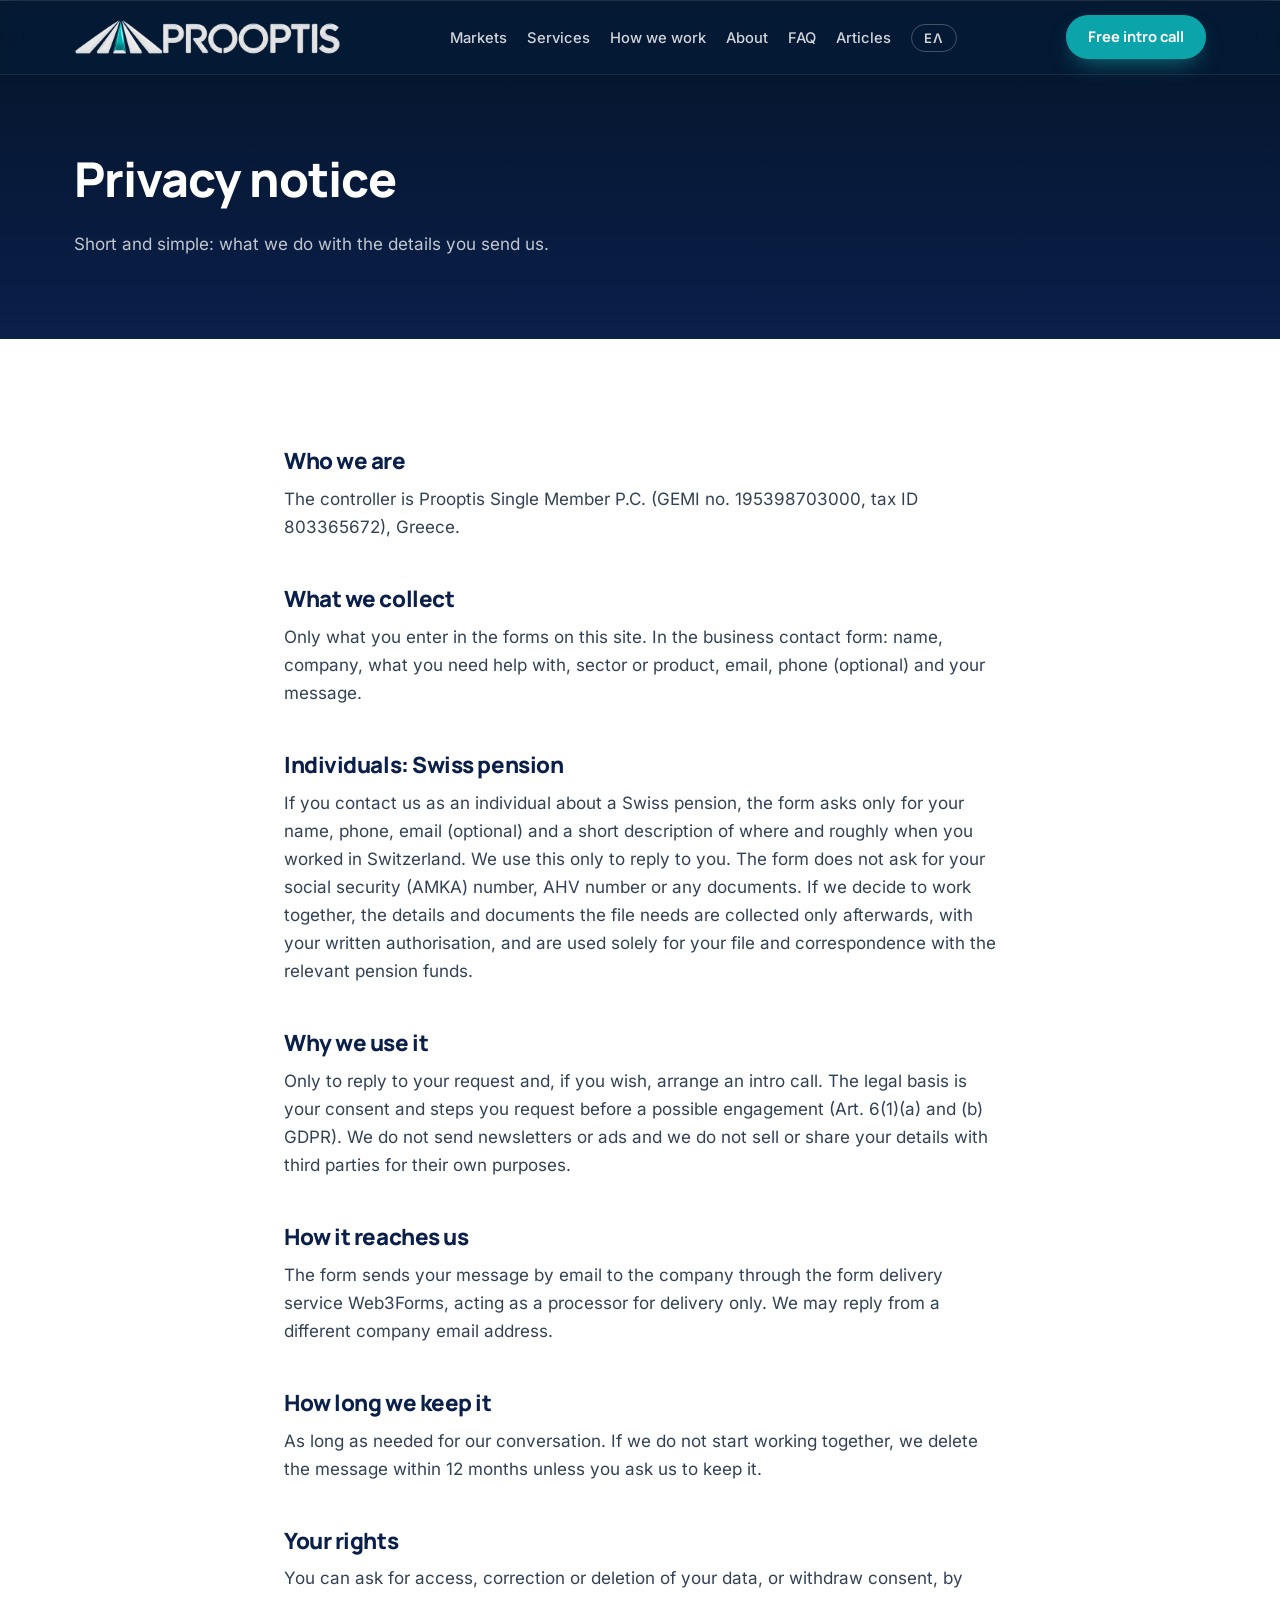
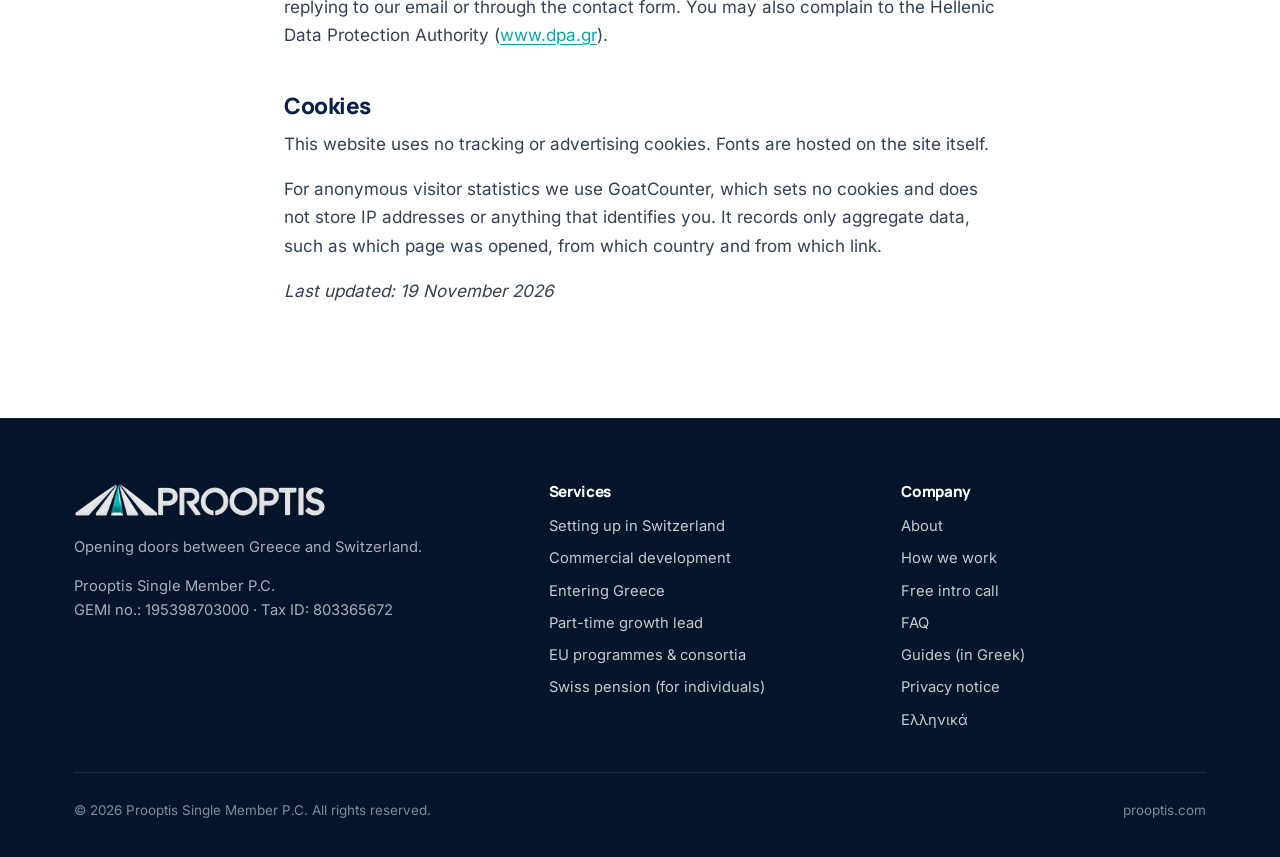
<file: en/privacy/index.html>
<!doctype html>
<html lang="en" class="no-js">
<head>
<meta charset="utf-8">
<meta name="viewport" content="width=device-width, initial-scale=1">
<title>Privacy notice | Prooptis</title>
<meta name="description" content="How Prooptis uses the details you send through the forms on this site.">
<link rel="canonical" href="https://prooptis.com/en/privacy/">
<link rel="alternate" hreflang="el" href="https://prooptis.com/privacy/">
<link rel="alternate" hreflang="en" href="https://prooptis.com/en/privacy/">
<link rel="alternate" hreflang="x-default" href="https://prooptis.com/privacy/">
<meta name="robots" content="index, follow, max-image-preview:large">
<meta name="theme-color" content="#0B2545">
<meta property="og:type" content="website">
<meta property="og:site_name" content="Prooptis">
<meta property="og:locale" content="en_US">
<meta property="og:title" content="Privacy notice | Prooptis">
<meta property="og:description" content="How Prooptis uses the details you send through the forms on this site.">
<meta property="og:url" content="https://prooptis.com/en/privacy/">
<meta property="og:image" content="https://prooptis.com/assets/img/og-image.png">
<meta property="og:image:width" content="1200">
<meta property="og:image:height" content="630">
<meta name="twitter:card" content="summary_large_image">
<link rel="icon" href="/assets/favicon.png" type="image/png" sizes="64x64">
<link rel="icon" href="/assets/favicon-32.png" type="image/png" sizes="32x32">
<link rel="apple-touch-icon" href="/assets/img/apple-touch-icon.png">
<link rel="preload" href="/assets/fonts/manrope-greek.woff2" as="font" type="font/woff2" crossorigin>
<link rel="preload" href="/assets/fonts/inter-greek.woff2" as="font" type="font/woff2" crossorigin>
<link rel="stylesheet" href="/assets/css/style.css?v=20261119">

</head>
<body>
<a class="skip" href="#main">Skip to content</a>
<header class="site-header">
  <nav class="container nav" aria-label="Menu">
    <a class="brand" href="/en/" aria-label="Prooptis"><img src="/assets/img/logo-light.png" alt="Prooptis" width="297" height="40"></a>
    <ul class="nav-links" id="nav-links"><li><a href="/en/#why-switzerland">Markets</a></li><li><a href="/en/#services">Services</a></li><li><a href="/en/#how-we-work">How we work</a></li><li><a href="/en/#about">About</a></li><li><a href="/en/#faq">FAQ</a></li><li><a href="/arthra/">Articles</a></li><li><a class="lang" href="/privacy/" hreflang="el" lang="el" title="Ελληνικά">ΕΛ</a></li></ul>
    <a class="btn btn-primary nav-cta" href="/en/#contact">Free intro call</a>
    <button class="nav-toggle" type="button" aria-expanded="false" aria-controls="nav-links" aria-label="Menu"><svg viewBox="0 0 24 24" fill="none" stroke="currentColor" stroke-width="2" stroke-linecap="round" aria-hidden="true"><path d="M4 7h16M4 12h16M4 17h16"/></svg></button>
  </nav>
</header>
<main id="main">
  <section class="page-hero"><div class="container"><h1>Privacy notice</h1><p>Short and simple: what we do with the details you send us.</p></div></section>
  <article class="prose">
<h2>Who we are</h2>
<p>The controller is Prooptis Single Member P.C. (GEMI no. 195398703000, tax ID 803365672), Greece.</p>
<h2>What we collect</h2>
<p>Only what you enter in the forms on this site. In the business contact form: name, company, what you need help with, sector or product, email, phone (optional) and your message.</p>
<h2>Individuals: Swiss pension</h2>
<p>If you contact us as an individual about a Swiss pension, the form asks only for your name, phone, email (optional) and a short description of where and roughly when you worked in Switzerland. We use this only to reply to you. The form does not ask for your social security (AMKA) number, AHV number or any documents. If we decide to work together, the details and documents the file needs are collected only afterwards, with your written authorisation, and are used solely for your file and correspondence with the relevant pension funds.</p>
<h2>Why we use it</h2>
<p>Only to reply to your request and, if you wish, arrange an intro call. The legal basis is your consent and steps you request before a possible engagement (Art. 6(1)(a) and (b) GDPR). We do not send newsletters or ads and we do not sell or share your details with third parties for their own purposes.</p>
<h2>How it reaches us</h2>
<p>The form sends your message by email to the company through the form delivery service Web3Forms, acting as a processor for delivery only. We may reply from a different company email address.</p>
<h2>How long we keep it</h2>
<p>As long as needed for our conversation. If we do not start working together, we delete the message within 12 months unless you ask us to keep it.</p>
<h2>Your rights</h2>
<p>You can ask for access, correction or deletion of your data, or withdraw consent, by replying to our email or through the contact form. You may also complain to the Hellenic Data Protection Authority (<a href="https://www.dpa.gr" rel="noopener">www.dpa.gr</a>).</p>
<h2>Cookies</h2>
<p>This website uses no tracking or advertising cookies. Fonts are hosted on the site itself.</p>
<p>For anonymous visitor statistics we use GoatCounter, which sets no cookies and does not store IP addresses or anything that identifies you. It records only aggregate data, such as which page was opened, from which country and from which link.</p>
<p><em>Last updated: 19 November 2026</em></p></article>
</main>
<footer class="site-footer">
  <div class="container">
    <div class="footer-grid">
      <div>
        <img src="/assets/img/logo-light.png" alt="Prooptis" width="297" height="40" loading="lazy">
        <p>Opening doors between Greece and Switzerland.</p>
        <p>Prooptis Single Member P.C.<br>GEMI no.: 195398703000 · Tax ID: 803365672</p>
      </div>
      <div><h4>Services</h4><ul><li><a href="/en/#service-1">Setting up in Switzerland</a></li><li><a href="/en/#service-2">Commercial development</a></li><li><a href="/en/#service-3">Entering Greece</a></li><li><a href="/en/#service-4">Part-time growth lead</a></li><li><a href="/en/#service-5">EU programmes &amp; consortia</a></li><li><a href="/en/swiss-pension/">Swiss pension (for individuals)</a></li></ul></div>
      <div><h4>Company</h4><ul><li><a href="/en/#about">About</a></li><li><a href="/en/#how-we-work">How we work</a></li><li><a href="/en/#contact">Free intro call</a></li><li><a href="/en/#faq">FAQ</a></li><li><a href="/arthra/">Guides (in Greek)</a></li><li><a href="/en/privacy/">Privacy notice</a></li><li><a href="/">Ελληνικά</a></li></ul></div>
    </div>
    <div class="legal"><span>© <span data-year>2026</span> Prooptis Single Member P.C. All rights reserved.</span><span>prooptis.com</span></div>
  </div>
</footer>
<script src="/assets/js/main.js?v=20261119" defer></script>
<script data-goatcounter="https://prooptis.goatcounter.com/count" async src="//gc.zgo.at/count.js"></script>
</body>
</html>
</file>
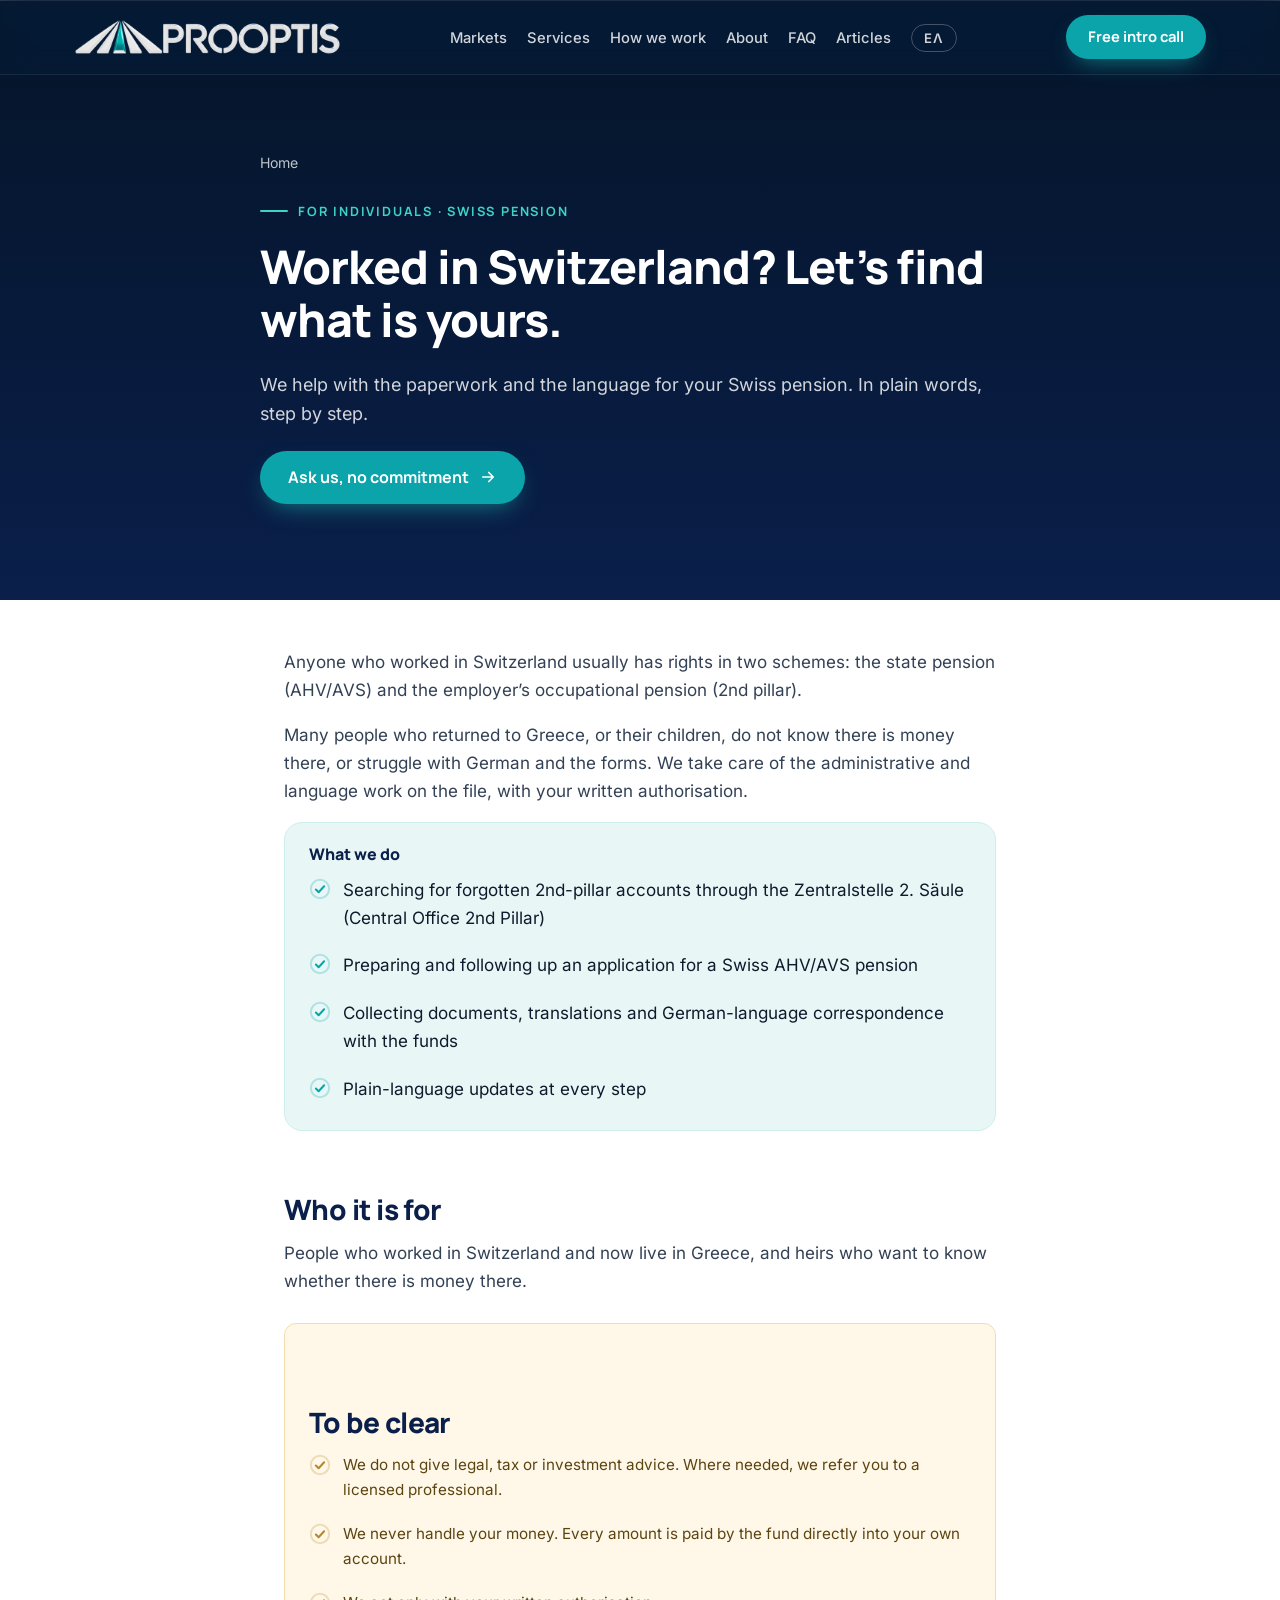
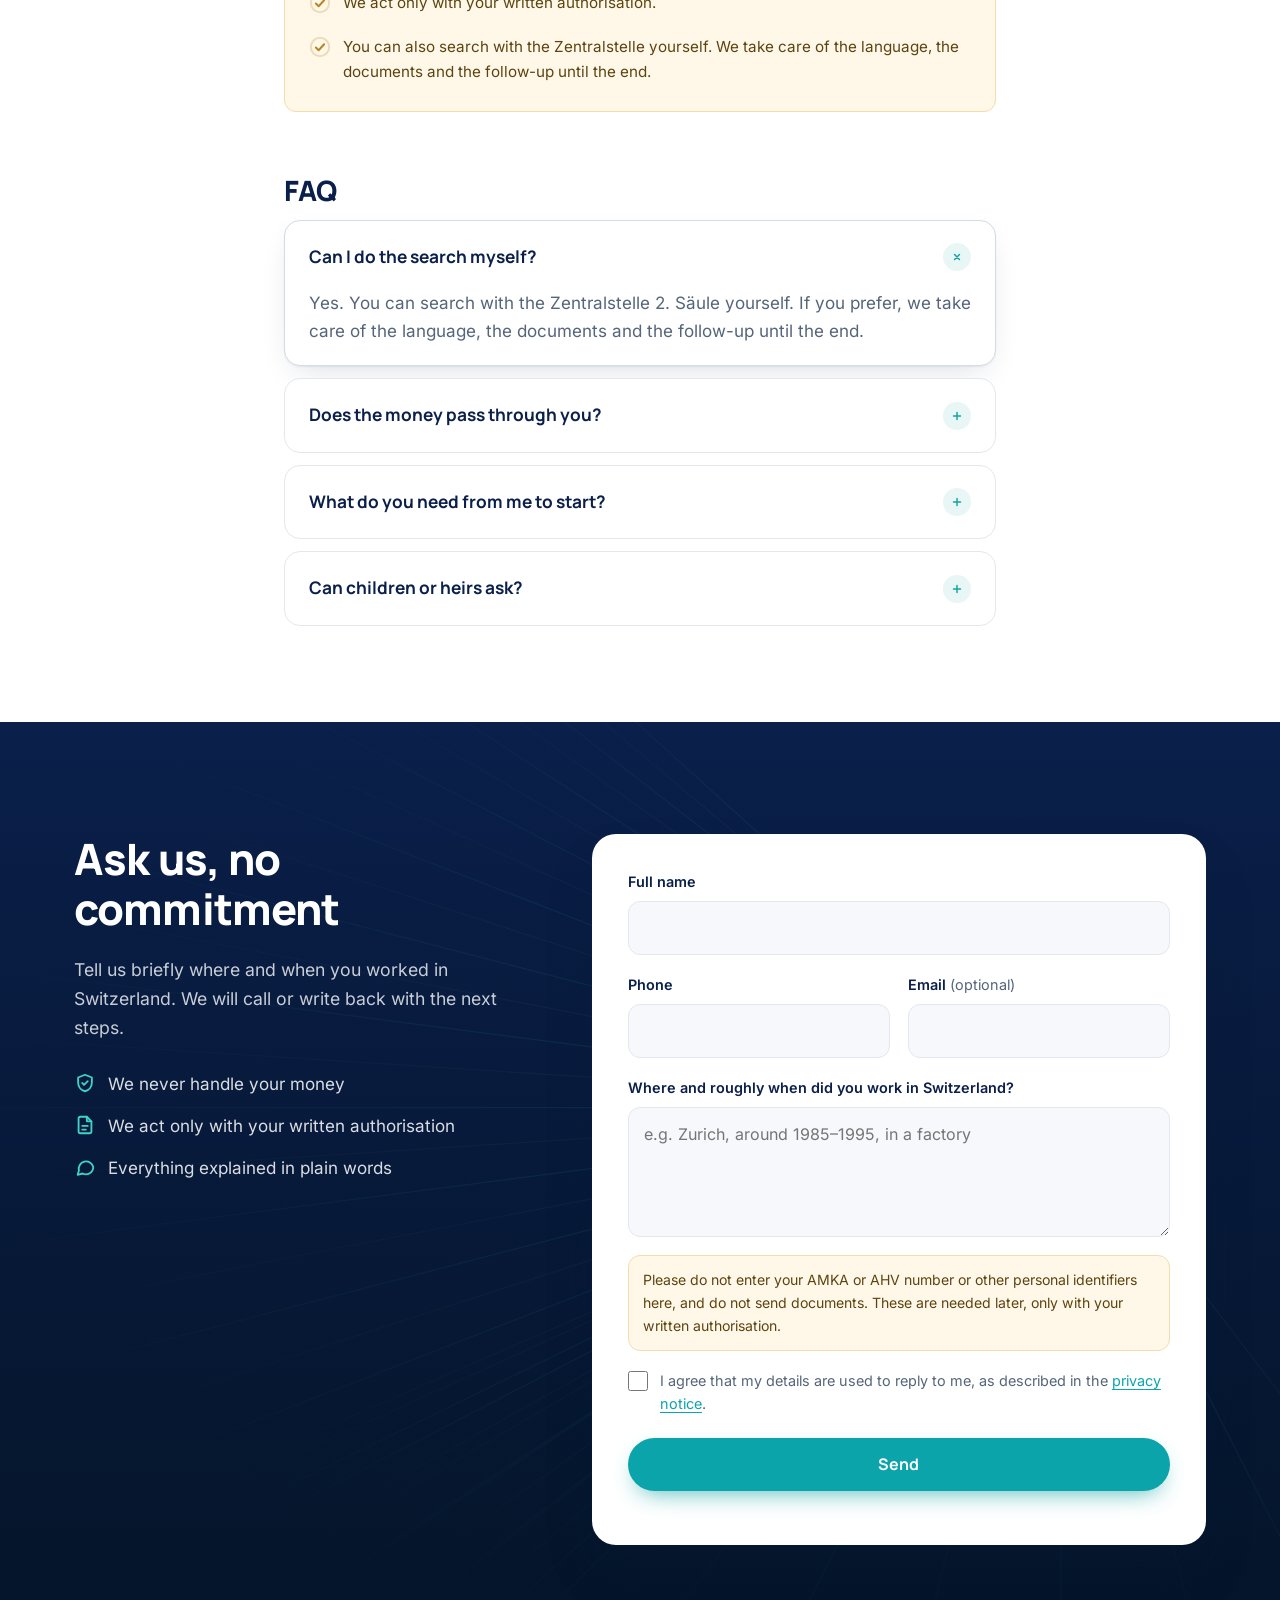
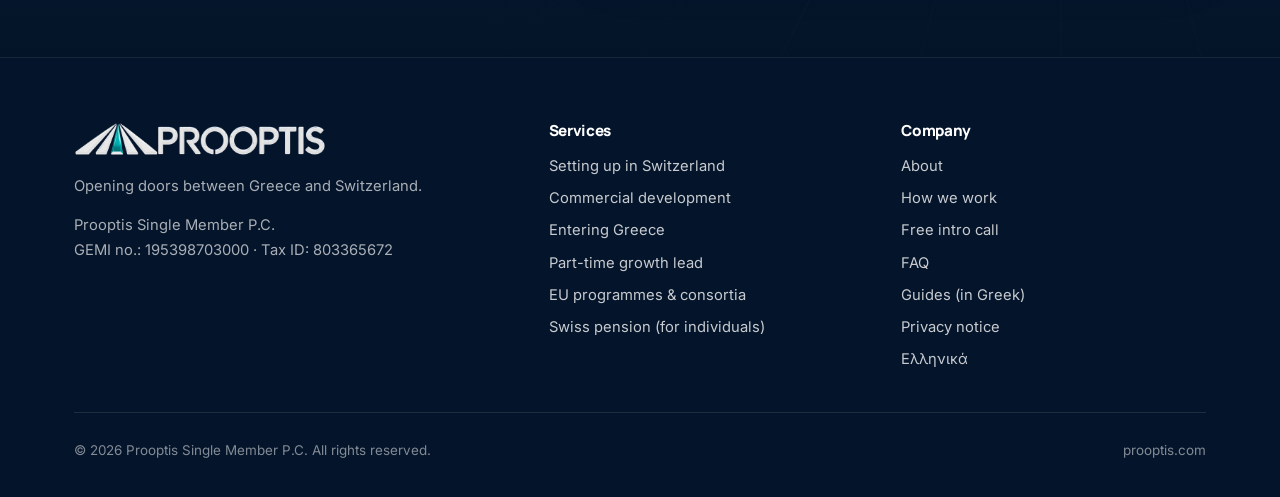
<file: en/swiss-pension/index.html>
<!doctype html>
<html lang="en" class="no-js">
<head>
<meta charset="utf-8">
<meta name="viewport" content="width=device-width, initial-scale=1">
<title>Swiss pension from Greece: AHV and 2nd pillar file support | Prooptis</title>
<meta name="description" content="Worked in Switzerland? We help with the 2nd-pillar search and your AHV pension application, in German and with the documents. The money always goes directly to you.">
<link rel="canonical" href="https://prooptis.com/en/swiss-pension/">
<link rel="alternate" hreflang="el" href="https://prooptis.com/elvetiki-syntaxi/">
<link rel="alternate" hreflang="en" href="https://prooptis.com/en/swiss-pension/">
<link rel="alternate" hreflang="x-default" href="https://prooptis.com/elvetiki-syntaxi/">
<meta name="robots" content="index, follow, max-image-preview:large">
<meta name="theme-color" content="#0B2545">
<meta property="og:type" content="website">
<meta property="og:site_name" content="Prooptis">
<meta property="og:locale" content="en_US">
<meta property="og:title" content="Swiss pension from Greece: AHV and 2nd pillar file support | Prooptis">
<meta property="og:description" content="Worked in Switzerland? We help with the 2nd-pillar search and your AHV pension application, in German and with the documents. The money always goes directly to you.">
<meta property="og:url" content="https://prooptis.com/en/swiss-pension/">
<meta property="og:image" content="https://prooptis.com/assets/img/og-image.png">
<meta property="og:image:width" content="1200">
<meta property="og:image:height" content="630">
<meta name="twitter:card" content="summary_large_image">
<link rel="icon" href="/assets/favicon.png" type="image/png" sizes="64x64">
<link rel="icon" href="/assets/favicon-32.png" type="image/png" sizes="32x32">
<link rel="apple-touch-icon" href="/assets/img/apple-touch-icon.png">
<link rel="preload" href="/assets/fonts/manrope-greek.woff2" as="font" type="font/woff2" crossorigin>
<link rel="preload" href="/assets/fonts/inter-greek.woff2" as="font" type="font/woff2" crossorigin>
<link rel="stylesheet" href="/assets/css/style.css?v=20261119">
<script type="application/ld+json">
{
 "@context": "https://schema.org",
 "@graph": [
  {
   "@type": "Organization",
   "@id": "https://prooptis.com/#organization",
   "name": "Prooptis",
   "url": "https://prooptis.com/",
   "logo": {
    "@type": "ImageObject",
    "url": "https://prooptis.com/assets/img/logo.png"
   }
  },
  {
   "@type": "WebPage",
   "@id": "https://prooptis.com/en/swiss-pension/#webpage",
   "url": "https://prooptis.com/en/swiss-pension/",
   "name": "Swiss pension from Greece: AHV and 2nd pillar file support | Prooptis",
   "description": "Worked in Switzerland? We help with the 2nd-pillar search and your AHV pension application, in German and with the documents. The money always goes directly to you.",
   "inLanguage": "en",
   "isPartOf": {
    "@id": "https://prooptis.com/#website"
   },
   "breadcrumb": {
    "@id": "https://prooptis.com/en/swiss-pension/#breadcrumb"
   },
   "dateModified": "2026-11-19"
  },
  {
   "@type": "Service",
   "@id": "https://prooptis.com/en/swiss-pension/#service",
   "name": "Worked in Switzerland? Let’s find what is yours.",
   "serviceType": "Swiss pension file support (AHV/AVS, 2nd pillar)",
   "description": "Anyone who worked in Switzerland usually has rights in two schemes: the state pension (AHV/AVS) and the employer’s occupational pension (2nd pillar). Many people who returned to Greece, or their children, do not know there is money there, or struggle with German and the forms. We take care of the administrative and language work on the file, with your written authorisation. Searching for forgotten 2nd-pillar accounts through the Zentralstelle 2. Säule (Central Office 2nd Pillar) · Preparing and following up an application for a Swiss AHV/AVS pension · Collecting documents, translations and German-language correspondence with the funds · Plain-language updates at every step",
   "provider": {
    "@id": "https://prooptis.com/#organization"
   },
   "areaServed": {
    "@type": "Country",
    "name": "Greece"
   },
   "audience": {
    "@type": "PeopleAudience",
    "name": "People who worked in Switzerland and now live in Greece, and heirs who want to know whether there is money there."
   }
  },
  {
   "@type": "BreadcrumbList",
   "@id": "https://prooptis.com/en/swiss-pension/#breadcrumb",
   "itemListElement": [
    {
     "@type": "ListItem",
     "position": 1,
     "name": "Home",
     "item": "https://prooptis.com/en/"
    },
    {
     "@type": "ListItem",
     "position": 2,
     "name": "Worked in Switzerland? Let’s find what is yours.",
     "item": "https://prooptis.com/en/swiss-pension/"
    }
   ]
  },
  {
   "@type": "FAQPage",
   "@id": "https://prooptis.com/en/swiss-pension/#faq",
   "mainEntity": [
    {
     "@type": "Question",
     "name": "Can I do the search myself?",
     "acceptedAnswer": {
      "@type": "Answer",
      "text": "Yes. You can search with the Zentralstelle 2. Säule yourself. If you prefer, we take care of the language, the documents and the follow-up until the end."
     }
    },
    {
     "@type": "Question",
     "name": "Does the money pass through you?",
     "acceptedAnswer": {
      "@type": "Answer",
      "text": "No, never. Every amount is paid by the fund directly into your own account."
     }
    },
    {
     "@type": "Question",
     "name": "What do you need from me to start?",
     "acceptedAnswer": {
      "@type": "Answer",
      "text": "At first only what the form asks: your name, phone and where and roughly when you worked in Switzerland. File documents are needed later, only if we work together and with your written authorisation."
     }
    },
    {
     "@type": "Question",
     "name": "Can children or heirs ask?",
     "acceptedAnswer": {
      "@type": "Answer",
      "text": "Yes. If your parent worked in Switzerland, tell us what you know about where and when, and we will explain the next steps."
     }
    }
   ]
  }
 ]
}
</script>

</head>
<body>
<a class="skip" href="#main">Skip to content</a>
<header class="site-header">
  <nav class="container nav" aria-label="Menu">
    <a class="brand" href="/en/" aria-label="Prooptis"><img src="/assets/img/logo-light.png" alt="Prooptis" width="297" height="40"></a>
    <ul class="nav-links" id="nav-links"><li><a href="/en/#why-switzerland">Markets</a></li><li><a href="/en/#services">Services</a></li><li><a href="/en/#how-we-work">How we work</a></li><li><a href="/en/#about">About</a></li><li><a href="/en/#faq">FAQ</a></li><li><a href="/arthra/">Articles</a></li><li><a class="lang" href="/elvetiki-syntaxi/" hreflang="el" lang="el" title="Ελληνικά">ΕΛ</a></li></ul>
    <a class="btn btn-primary nav-cta" href="#ask-us">Free intro call</a>
    <button class="nav-toggle" type="button" aria-expanded="false" aria-controls="nav-links" aria-label="Menu"><svg viewBox="0 0 24 24" fill="none" stroke="currentColor" stroke-width="2" stroke-linecap="round" aria-hidden="true"><path d="M4 7h16M4 12h16M4 17h16"/></svg></button>
  </nav>
</header>
<main id="main">
  <section class="page-hero article-hero">
    <div class="container narrow">
      <nav class="crumbs" aria-label="Breadcrumb"><a href="/en/">Home</a></nav>
      <div class="eyebrow">For individuals · Swiss pension</div>
      <h1>Worked in Switzerland? Let’s find what is yours.</h1>
      <p class="lead">We help with the paperwork and the language for your Swiss pension. In plain words, step by step.</p>
      <div class="hero-ctas"><a class="btn btn-primary" href="#ask-us">Ask us, no commitment <svg viewBox="0 0 24 24" fill="none" stroke="currentColor" stroke-width="2.2" stroke-linecap="round" stroke-linejoin="round" aria-hidden="true"><path d="M5 12h14M13 6l6 6-6 6"/></svg></a></div>
    </div>
  </section>
  <article class="prose article pension">
    <p>Anyone who worked in Switzerland usually has rights in two schemes: the state pension (AHV/AVS) and the employer’s occupational pension (2nd pillar).</p><p>Many people who returned to Greece, or their children, do not know there is money there, or struggle with German and the forms. We take care of the administrative and language work on the file, with your written authorisation.</p>
    <div class="summary-box"><h2 class="summary-title">What we do</h2><ul class="checks"><li><svg viewBox="0 0 24 24" fill="none" stroke="currentColor" stroke-width="2.2" stroke-linecap="round" stroke-linejoin="round" aria-hidden="true"><circle cx="12" cy="12" r="10" stroke-opacity=".25"/><path d="m7.5 12.5 3 3 6-6.5"/></svg><span>Searching for forgotten 2nd-pillar accounts through the Zentralstelle 2. Säule (Central Office 2nd Pillar)</span></li><li><svg viewBox="0 0 24 24" fill="none" stroke="currentColor" stroke-width="2.2" stroke-linecap="round" stroke-linejoin="round" aria-hidden="true"><circle cx="12" cy="12" r="10" stroke-opacity=".25"/><path d="m7.5 12.5 3 3 6-6.5"/></svg><span>Preparing and following up an application for a Swiss AHV/AVS pension</span></li><li><svg viewBox="0 0 24 24" fill="none" stroke="currentColor" stroke-width="2.2" stroke-linecap="round" stroke-linejoin="round" aria-hidden="true"><circle cx="12" cy="12" r="10" stroke-opacity=".25"/><path d="m7.5 12.5 3 3 6-6.5"/></svg><span>Collecting documents, translations and German-language correspondence with the funds</span></li><li><svg viewBox="0 0 24 24" fill="none" stroke="currentColor" stroke-width="2.2" stroke-linecap="round" stroke-linejoin="round" aria-hidden="true"><circle cx="12" cy="12" r="10" stroke-opacity=".25"/><path d="m7.5 12.5 3 3 6-6.5"/></svg><span>Plain-language updates at every step</span></li></ul></div>
    <h2>Who it is for</h2>
    <p>People who worked in Switzerland and now live in Greece, and heirs who want to know whether there is money there.</p>
    <div class="disclaimer honest"><h2 class="summary-title">To be clear</h2><ul class="checks"><li><svg viewBox="0 0 24 24" fill="none" stroke="currentColor" stroke-width="2.2" stroke-linecap="round" stroke-linejoin="round" aria-hidden="true"><circle cx="12" cy="12" r="10" stroke-opacity=".25"/><path d="m7.5 12.5 3 3 6-6.5"/></svg><span>We do not give legal, tax or investment advice. Where needed, we refer you to a licensed professional.</span></li><li><svg viewBox="0 0 24 24" fill="none" stroke="currentColor" stroke-width="2.2" stroke-linecap="round" stroke-linejoin="round" aria-hidden="true"><circle cx="12" cy="12" r="10" stroke-opacity=".25"/><path d="m7.5 12.5 3 3 6-6.5"/></svg><span>We never handle your money. Every amount is paid by the fund directly into your own account.</span></li><li><svg viewBox="0 0 24 24" fill="none" stroke="currentColor" stroke-width="2.2" stroke-linecap="round" stroke-linejoin="round" aria-hidden="true"><circle cx="12" cy="12" r="10" stroke-opacity=".25"/><path d="m7.5 12.5 3 3 6-6.5"/></svg><span>We act only with your written authorisation.</span></li><li><svg viewBox="0 0 24 24" fill="none" stroke="currentColor" stroke-width="2.2" stroke-linecap="round" stroke-linejoin="round" aria-hidden="true"><circle cx="12" cy="12" r="10" stroke-opacity=".25"/><path d="m7.5 12.5 3 3 6-6.5"/></svg><span>You can also search with the Zentralstelle yourself. We take care of the language, the documents and the follow-up until the end.</span></li></ul></div>
    <section id="faq" aria-labelledby="faq-title"><h2 id="faq-title">FAQ</h2><div class="faq"><details open><summary>Can I do the search myself?</summary><p>Yes. You can search with the Zentralstelle 2. Säule yourself. If you prefer, we take care of the language, the documents and the follow-up until the end.</p></details><details><summary>Does the money pass through you?</summary><p>No, never. Every amount is paid by the fund directly into your own account.</p></details><details><summary>What do you need from me to start?</summary><p>At first only what the form asks: your name, phone and where and roughly when you worked in Switzerland. File documents are needed later, only if we work together and with your written authorisation.</p></details><details><summary>Can children or heirs ask?</summary><p>Yes. If your parent worked in Switzerland, tell us what you know about where and when, and we will explain the next steps.</p></details></div></section>
  </article>
  <section class="section contact" id="ask-us" aria-labelledby="contact-title">
    <img class="hero-lines" src="/assets/img/lines.svg" alt="" aria-hidden="true">
    <div class="container contact-grid">
      <div class="contact-copy">
        <h2 id="contact-title">Ask us, no commitment</h2>
        <p>Tell us briefly where and when you worked in Switzerland. We will call or write back with the next steps.</p>
        <ul class="contact-list"><li><svg viewBox="0 0 24 24" fill="none" stroke="currentColor" stroke-width="2" stroke-linecap="round" stroke-linejoin="round" aria-hidden="true"><path d="M12 3 4.5 6v5.5c0 4.6 3.2 8.4 7.5 9.5 4.3-1.1 7.5-4.9 7.5-9.5V6z"/><path d="m9 12 2 2 4-4"/></svg><span>We never handle your money</span></li><li><svg viewBox="0 0 24 24" fill="none" stroke="currentColor" stroke-width="2" stroke-linecap="round" stroke-linejoin="round" aria-hidden="true"><path d="M14 3H7a2 2 0 0 0-2 2v14a2 2 0 0 0 2 2h10a2 2 0 0 0 2-2V8z"/><path d="M14 3v5h5M9 13h6M9 17h4"/></svg><span>We act only with your written authorisation</span></li><li><svg viewBox="0 0 24 24" fill="none" stroke="currentColor" stroke-width="2" stroke-linecap="round" stroke-linejoin="round" aria-hidden="true"><path d="M21 12a8 8 0 0 1-11.6 7.1L4 20.5l1.4-4.6A8 8 0 1 1 21 12z"/></svg><span>Everything explained in plain words</span></li></ul>
      </div>
      <div class="form-card">
        <form id="contact-form" class="form-grid" action="https://api.web3forms.com/submit" method="POST"
              data-ok="Thank you! We received your message and will be in touch soon." data-err="Something went wrong and the message was not sent. Please try again shortly." data-noconfig="The form is not available yet. Please try again in a few days." data-sending="Sending…" data-subject="Prooptis.com · Ελβετική σύνταξη (EN)">
          <input type="hidden" name="topic" value="Swiss pension (individual)">
          <div class="field full"><label for="f-name">Full name</label><input id="f-name" name="name" type="text" autocomplete="name" required maxlength="120"></div>
          <div class="field"><label for="f-phone">Phone</label><input id="f-phone" name="phone" type="tel" autocomplete="tel" required maxlength="40"></div>
          <div class="field"><label for="f-email">Email <span class="opt">(optional)</span></label><input id="f-email" name="email" type="email" autocomplete="email" maxlength="160"></div>
          <div class="field full"><label for="f-message">Where and roughly when did you work in Switzerland?</label><textarea id="f-message" name="message" required maxlength="2000" placeholder="e.g. Zurich, around 1985–1995, in a factory"></textarea></div>
          <p class="form-note">Please do not enter your AMKA or AHV number or other personal identifiers here, and do not send documents. These are needed later, only with your written authorisation.</p>
          <div class="hp" aria-hidden="true"><label for="f-website">Leave this field empty</label><input id="f-website" name="website" type="text" tabindex="-1" autocomplete="off"></div>
          <label class="consent"><input type="checkbox" name="consent" value="yes" required><span>I agree that my details are used to reply to me, as described in the <a href="/en/privacy/">privacy notice</a>.</span></label>
          <div class="form-actions"><button class="btn btn-primary" type="submit">Send</button></div>
          <p class="form-status" role="status" aria-live="polite"></p>
        </form>
      </div>
    </div>
  </section>
</main>
<footer class="site-footer">
  <div class="container">
    <div class="footer-grid">
      <div>
        <img src="/assets/img/logo-light.png" alt="Prooptis" width="297" height="40" loading="lazy">
        <p>Opening doors between Greece and Switzerland.</p>
        <p>Prooptis Single Member P.C.<br>GEMI no.: 195398703000 · Tax ID: 803365672</p>
      </div>
      <div><h4>Services</h4><ul><li><a href="/en/#service-1">Setting up in Switzerland</a></li><li><a href="/en/#service-2">Commercial development</a></li><li><a href="/en/#service-3">Entering Greece</a></li><li><a href="/en/#service-4">Part-time growth lead</a></li><li><a href="/en/#service-5">EU programmes &amp; consortia</a></li><li><a href="/en/swiss-pension/">Swiss pension (for individuals)</a></li></ul></div>
      <div><h4>Company</h4><ul><li><a href="/en/#about">About</a></li><li><a href="/en/#how-we-work">How we work</a></li><li><a href="/en/#contact">Free intro call</a></li><li><a href="/en/#faq">FAQ</a></li><li><a href="/arthra/">Guides (in Greek)</a></li><li><a href="/en/privacy/">Privacy notice</a></li><li><a href="/">Ελληνικά</a></li></ul></div>
    </div>
    <div class="legal"><span>© <span data-year>2026</span> Prooptis Single Member P.C. All rights reserved.</span><span>prooptis.com</span></div>
  </div>
</footer>
<script src="/assets/js/main.js?v=20261119" defer></script>
<script data-goatcounter="https://prooptis.goatcounter.com/count" async src="//gc.zgo.at/count.js"></script>
</body>
</html>
</file>
<file: assets/css/style.css>
/* Prooptis — site styles. Plain CSS, no framework. */
@font-face{font-family:"Inter";src:url("../fonts/inter-greek.woff2") format("woff2");font-weight:400 700;font-display:swap;unicode-range:U+0370-0377,U+037A-037F,U+0384-038A,U+038C,U+038E-03A1,U+03A3-03FF}
@font-face{font-family:"Inter";src:url("../fonts/inter-latin.woff2") format("woff2");font-weight:400 700;font-display:swap;unicode-range:U+0000-00FF,U+0131,U+0152-0153,U+02BB-02BC,U+02C6,U+02DA,U+02DC,U+0304,U+0308,U+0329,U+2000-206F,U+20AC,U+2122,U+2191,U+2193,U+2212,U+2215,U+FEFF,U+FFFD}
@font-face{font-family:"Manrope";src:url("../fonts/manrope-greek.woff2") format("woff2");font-weight:500 800;font-display:swap;unicode-range:U+0370-0377,U+037A-037F,U+0384-038A,U+038C,U+038E-03A1,U+03A3-03FF}
@font-face{font-family:"Manrope";src:url("../fonts/manrope-latin.woff2") format("woff2");font-weight:500 800;font-display:swap;unicode-range:U+0000-00FF,U+0131,U+0152-0153,U+02BB-02BC,U+02C6,U+02DA,U+02DC,U+0304,U+0308,U+0329,U+2000-206F,U+20AC,U+2122,U+2191,U+2193,U+2212,U+2215,U+FEFF,U+FFFD}

:root{
  --navy-900:#041428; --navy-800:#0A1F4A; --navy-700:#13325A; --navy-600:#1E4372;
  --teal-500:#0BA4AA; --teal-400:#1FBFB8; --teal-300:#3FD3C6; --teal-50:#E8F7F6;
  --ink:#0F1B2D; --muted:#55657A; --line:#E3E8EF; --bg:#F6F8FB; --white:#fff;
  --radius:18px; --radius-sm:12px;
  --shadow:0 1px 2px rgba(11,37,69,.06),0 12px 32px -12px rgba(11,37,69,.18);
  --shadow-lg:0 30px 60px -20px rgba(6,26,51,.45);
  --max:1180px;
  --font-body:"Inter",system-ui,-apple-system,"Segoe UI",Roboto,Arial,sans-serif;
  --font-head:"Manrope","Inter",system-ui,-apple-system,"Segoe UI",Arial,sans-serif;
}
*,*::before,*::after{box-sizing:border-box}
html{scroll-behavior:smooth;-webkit-text-size-adjust:100%}
@media (prefers-reduced-motion:reduce){html{scroll-behavior:auto}*{transition:none!important;animation:none!important}}
body{margin:0;font-family:var(--font-body);font-size:17px;line-height:1.65;color:var(--ink);background:var(--white);-webkit-font-smoothing:antialiased;text-rendering:optimizeLegibility}
img,svg{max-width:100%;display:block}
a{color:var(--teal-500);text-decoration-thickness:1px;text-underline-offset:3px}
a:hover{color:var(--navy-700)}
h1,h2,h3,h4{font-family:var(--font-head);color:var(--navy-800);line-height:1.15;letter-spacing:-.02em;margin:0 0 .5em;font-weight:800}
h1{font-size:clamp(2.25rem,5.4vw,4.1rem)}
h2{font-size:clamp(1.85rem,3.4vw,2.7rem)}
h3{font-size:1.28rem;letter-spacing:-.01em;font-weight:700}
p{margin:0 0 1em}
.container{width:100%;max-width:var(--max);margin:0 auto;padding:0 24px}
.skip{position:absolute;left:-9999px;top:0;background:var(--navy-800);color:#fff;padding:10px 16px;z-index:100;border-radius:0 0 8px 0}
.skip:focus{left:0}
:focus-visible{outline:3px solid var(--teal-300);outline-offset:3px;border-radius:6px}

/* Eyebrow / labels */
.eyebrow{display:inline-flex;align-items:center;gap:10px;font-family:var(--font-head);font-weight:700;font-size:.8rem;letter-spacing:.14em;text-transform:uppercase;color:var(--teal-500);margin-bottom:18px}
.eyebrow::before{content:"";width:28px;height:2px;background:currentColor;border-radius:2px}
.section-head{max-width:720px;margin-bottom:56px}
.section-head p{color:var(--muted);font-size:1.1rem}
.center{text-align:center;margin-left:auto;margin-right:auto}
.center .eyebrow{justify-content:center}

/* Buttons */
.btn{display:inline-flex;align-items:center;justify-content:center;gap:10px;font-family:var(--font-head);font-weight:700;font-size:1rem;padding:15px 26px;border-radius:999px;text-decoration:none;border:2px solid transparent;cursor:pointer;transition:transform .15s ease,background .2s ease,box-shadow .2s ease,color .2s;line-height:1.2}
.btn:hover{transform:translateY(-1px)}
.btn-primary{background:var(--teal-500);color:#fff;box-shadow:0 10px 24px -10px rgba(20,163,160,.8)}
.btn-primary:hover{background:var(--teal-400);color:#fff}
.btn-ghost{background:transparent;color:#fff;border-color:rgba(255,255,255,.28)}
.btn-ghost:hover{border-color:#fff;color:#fff}
.btn-navy{background:var(--navy-800);color:#fff}
.btn-navy:hover{background:var(--navy-700);color:#fff}
.btn svg{width:18px;height:18px}

/* Header */
.site-header{position:sticky;top:0;z-index:50;background:rgba(6,26,51,.82);backdrop-filter:saturate(160%) blur(14px);-webkit-backdrop-filter:saturate(160%) blur(14px);border-bottom:1px solid rgba(255,255,255,.08)}
.nav{display:flex;align-items:center;justify-content:space-between;height:74px;gap:24px}
.brand img{height:40px;width:auto}
.nav-links{display:flex;align-items:center;gap:30px;list-style:none;margin:0;padding:0}
.nav-links a{color:rgba(255,255,255,.82);text-decoration:none;font-weight:500;font-size:.95rem}
.nav-links a:hover{color:#fff}
.nav-links .lang{border:1px solid rgba(255,255,255,.25);border-radius:999px;padding:5px 12px;font-size:.82rem;font-weight:600;letter-spacing:.04em}
.nav-cta{padding:11px 20px;font-size:.92rem}
.nav-toggle{display:none;background:none;border:0;color:#fff;padding:8px;cursor:pointer}
.nav-toggle svg{width:28px;height:28px}

/* Hero */
.hero{position:relative;background:radial-gradient(1200px 600px at 85% -10%,rgba(47,192,181,.22),transparent 60%),linear-gradient(180deg,var(--navy-900),var(--navy-800));color:#fff;overflow:hidden;padding:96px 0 120px;margin-top:-74px;padding-top:170px}
.hero-lines{position:absolute;inset:0;width:100%;height:100%;object-fit:cover;pointer-events:none;opacity:.55;max-width:none}
.hero-grid{position:relative;display:grid;grid-template-columns:1.12fr .88fr;gap:64px;align-items:center}
.hero h1{color:#fff;margin-bottom:24px}
.hero h1 .accent{color:var(--teal-300)}
.hero .lead{font-size:1.2rem;color:rgba(255,255,255,.8);max-width:580px;margin-bottom:36px}
.hero .eyebrow{color:var(--teal-300)}
.hero-ctas{display:flex;flex-wrap:wrap;gap:14px;margin-bottom:40px}
.hero-points{display:flex;flex-wrap:wrap;gap:12px 28px;list-style:none;padding:0;margin:0;color:rgba(255,255,255,.75);font-size:.95rem}
.hero-points li{display:flex;align-items:center;gap:9px}
.hero-points svg{width:18px;height:18px;color:var(--teal-300);flex:none}

.plan-card{position:relative;background:rgba(255,255,255,.98);color:var(--ink);border-radius:22px;padding:28px;box-shadow:var(--shadow-lg)}
.plan-card::after{content:"";position:absolute;inset:-1px;border-radius:23px;padding:1px;background:linear-gradient(140deg,rgba(63,211,198,.9),rgba(255,255,255,0) 40%);-webkit-mask:linear-gradient(#000 0 0) content-box,linear-gradient(#000 0 0);-webkit-mask-composite:xor;mask-composite:exclude;pointer-events:none}
.plan-top{display:flex;align-items:center;justify-content:space-between;margin-bottom:20px}
.plan-title{font-family:var(--font-head);font-weight:800;color:var(--navy-800);font-size:1.05rem}
.plan-route{display:flex;align-items:center;gap:8px;font-size:.78rem;font-weight:600;color:var(--muted);background:var(--bg);border-radius:999px;padding:6px 12px}
.plan-route .dot{width:7px;height:7px;border-radius:50%;background:var(--teal-500)}
.plan-steps{list-style:none;margin:0;padding:0;display:grid;gap:10px}
.plan-steps li{display:flex;align-items:center;gap:14px;padding:13px 14px;border:1px solid var(--line);border-radius:14px;font-size:.95rem;font-weight:500}
.plan-steps .ic{flex:none;width:30px;height:30px;border-radius:9px;display:grid;place-items:center;background:var(--teal-50);color:var(--teal-500)}
.plan-steps .ic svg{width:16px;height:16px}
.plan-steps .tag{margin-left:auto;font-size:.72rem;font-weight:700;letter-spacing:.04em;text-transform:uppercase;padding:4px 9px;border-radius:999px;white-space:nowrap}
.tag.done{background:var(--teal-50);color:#0c7b78}
.tag.now{background:#FFF4E0;color:#9A5B00}
.tag.next{background:var(--bg);color:var(--muted)}
.plan-foot{margin-top:18px;padding-top:16px;border-top:1px dashed var(--line);display:flex;justify-content:space-between;font-size:.82rem;color:var(--muted)}
.plan-note{font-size:.74rem;color:rgba(255,255,255,.5);margin-top:12px;text-align:center}

/* Sections */
section{scroll-margin-top:84px}
.section{padding:112px 0}
.section.alt{background:var(--bg)}

/* Why */
.why-grid{display:grid;grid-template-columns:1fr 1fr;gap:72px;align-items:start}
.why-copy p{font-size:1.1rem;color:var(--muted)}
.why-copy strong{color:var(--ink)}
.facts{display:grid;grid-template-columns:1fr 1fr;gap:16px;margin-top:28px}
.fact{background:#fff;border:1px solid var(--line);border-radius:var(--radius-sm);padding:18px 18px 16px}
.fact b{display:block;font-family:var(--font-head);font-size:1.6rem;color:var(--navy-800);line-height:1.1;margin-bottom:4px}
.fact span{font-size:.9rem;color:var(--muted)}
.pain-list{display:grid;gap:16px}
.pain{display:flex;gap:18px;background:#fff;border:1px solid var(--line);border-radius:var(--radius);padding:24px;box-shadow:var(--shadow)}
.pain .num{flex:none;width:44px;height:44px;border-radius:12px;background:var(--navy-800);color:var(--teal-300);display:grid;place-items:center;font-family:var(--font-head);font-weight:800}
.pain h3{margin-bottom:6px;font-size:1.12rem}
.pain p{margin:0;color:var(--muted);font-size:.98rem}

/* Services */
.services{display:grid;grid-template-columns:1fr 1fr;gap:28px}
.service{position:relative;background:#fff;border:1px solid var(--line);border-radius:24px;padding:40px;box-shadow:var(--shadow);overflow:hidden;display:flex;flex-direction:column}
.service::before{content:"";position:absolute;left:0;right:0;top:0;height:4px;background:linear-gradient(90deg,var(--navy-800),var(--teal-500))}
.service .icon{width:56px;height:56px;border-radius:16px;background:var(--navy-800);color:var(--teal-300);display:grid;place-items:center;margin-bottom:24px}
.service .icon svg{width:28px;height:28px}
.service .kicker{font-size:.8rem;font-weight:700;letter-spacing:.12em;text-transform:uppercase;color:var(--teal-500);margin-bottom:6px}
.service h3{font-size:1.6rem;margin-bottom:12px}
.service > p{color:var(--muted)}
.checks{list-style:none;padding:0;margin:8px 0 24px;display:grid;gap:12px}
.checks li{display:flex;gap:12px;align-items:flex-start}
.checks svg{flex:none;width:22px;height:22px;color:var(--teal-500);margin-top:2px}
.service .note{margin-top:auto;font-size:.88rem;color:var(--muted);background:var(--bg);border-radius:12px;padding:14px 16px}

.sectors{margin-top:56px;text-align:center}
.sectors p{color:var(--muted);margin-bottom:18px}
.chips{display:flex;flex-wrap:wrap;justify-content:center;gap:10px;list-style:none;padding:0;margin:0}
.chips li{background:#fff;border:1px solid var(--line);border-radius:999px;padding:9px 16px;font-size:.92rem;font-weight:500;color:var(--navy-700)}

/* Steps */
.steps{display:grid;grid-template-columns:repeat(3,1fr);gap:28px;counter-reset:s;position:relative}
.steps::before{content:"";position:absolute;top:31px;left:12%;right:12%;height:2px;background:repeating-linear-gradient(90deg,var(--teal-500) 0 8px,transparent 8px 16px);opacity:.5}
.step{position:relative;text-align:center;padding:0 12px}
.step .n{position:relative;width:64px;height:64px;margin:0 auto 22px;border-radius:50%;background:#fff;border:2px solid var(--teal-500);display:grid;place-items:center;font-family:var(--font-head);font-weight:800;font-size:1.4rem;color:var(--navy-800);box-shadow:0 0 0 8px var(--bg)}
.step.free .n{background:var(--teal-500);color:#fff}
.step p{color:var(--muted)}
.step .pill{display:inline-block;font-size:.74rem;font-weight:700;letter-spacing:.06em;text-transform:uppercase;color:#0c7b78;background:var(--teal-50);padding:4px 10px;border-radius:999px;margin-bottom:10px}

/* Founder */
.founder{display:grid;grid-template-columns:.8fr 1.2fr;gap:72px;align-items:center}
.founder-card{position:relative;background:linear-gradient(160deg,var(--navy-800),var(--navy-900));border-radius:28px;padding:40px;color:#fff;overflow:hidden;box-shadow:var(--shadow-lg)}
.founder-card .lines{position:absolute;inset:0;opacity:.5}
.avatar{position:relative;width:112px;height:112px;border-radius:50%;background:linear-gradient(140deg,var(--teal-400),var(--navy-600));display:grid;place-items:center;font-family:var(--font-head);font-weight:800;font-size:2.2rem;color:#fff;margin-bottom:24px;border:4px solid rgba(255,255,255,.15)}
.founder-card .name{position:relative;font-family:var(--font-head);font-weight:800;font-size:1.5rem;margin-bottom:2px}
.founder-card .role{position:relative;color:var(--teal-300);font-weight:600;margin-bottom:28px}
.stat{position:relative;border-top:1px solid rgba(255,255,255,.14);padding-top:20px}
.stat b{display:block;font-family:var(--font-head);font-size:2.4rem;line-height:1;letter-spacing:-.02em}
.stat span{color:rgba(255,255,255,.7);font-size:.92rem}
.founder-copy p{font-size:1.08rem;color:var(--muted)}
.founder-copy blockquote{margin:28px 0;padding:4px 0 4px 24px;border-left:3px solid var(--teal-500);font-family:var(--font-head);font-size:1.3rem;font-weight:600;line-height:1.45;color:var(--navy-800)}
.skills{display:flex;flex-wrap:wrap;gap:10px;list-style:none;padding:0;margin:0}
.skills li{display:flex;align-items:center;gap:8px;background:var(--teal-50);color:#0c6f6c;font-weight:600;font-size:.9rem;padding:8px 14px;border-radius:999px}

/* FAQ */
.faq{max-width:840px;margin:0 auto;display:grid;gap:12px}
.faq details{background:#fff;border:1px solid var(--line);border-radius:16px;padding:0 24px;transition:box-shadow .2s,border-color .2s}
.faq details[open]{box-shadow:var(--shadow);border-color:#d3dce7}
.faq summary{list-style:none;cursor:pointer;display:flex;justify-content:space-between;align-items:center;gap:20px;padding:22px 0;font-family:var(--font-head);font-weight:700;font-size:1.08rem;color:var(--navy-800)}
.faq summary::-webkit-details-marker{display:none}
.faq summary::after{content:"";flex:none;width:28px;height:28px;border-radius:50%;background:var(--teal-50) url("data:image/svg+xml,%3Csvg xmlns='http://www.w3.org/2000/svg' viewBox='0 0 24 24' fill='none' stroke='%2314A3A0' stroke-width='2.5' stroke-linecap='round'%3E%3Cpath d='M12 6v12M6 12h12'/%3E%3C/svg%3E") center/14px no-repeat;transition:transform .2s}
.faq details[open] summary::after{transform:rotate(45deg)}
.faq details p{color:var(--muted);margin:-4px 0 22px}

/* Contact */
.contact{background:linear-gradient(180deg,var(--navy-800),var(--navy-900));color:#fff;position:relative;overflow:hidden}
.contact .hero-lines{opacity:.35}
.contact-grid{position:relative;display:grid;grid-template-columns:.85fr 1.15fr;gap:64px;align-items:start}
.contact h2{color:#fff}
.contact .eyebrow{color:var(--teal-300)}
.contact-copy p{color:rgba(255,255,255,.78);font-size:1.1rem}
.contact-list{list-style:none;padding:0;margin:28px 0 0;display:grid;gap:14px}
.contact-list li{display:flex;gap:12px;align-items:flex-start;color:rgba(255,255,255,.85)}
.contact-list svg{flex:none;width:22px;height:22px;color:var(--teal-300);margin-top:2px}
.form-card{background:#fff;color:var(--ink);border-radius:24px;padding:36px;box-shadow:var(--shadow-lg)}
.form-grid{display:grid;grid-template-columns:1fr 1fr;gap:18px}
.field{display:flex;flex-direction:column;gap:7px}
.field.full{grid-column:1/-1}
.field label{font-weight:600;font-size:.9rem;color:var(--navy-800)}
.field label .opt{font-weight:400;color:var(--muted)}
.field input,.field textarea{font:inherit;font-size:1rem;color:var(--ink);background:var(--bg);border:1.5px solid var(--line);border-radius:12px;padding:13px 15px;transition:border-color .15s,background .15s,box-shadow .15s;width:100%}
.field textarea{min-height:130px;resize:vertical}
.field input:focus,.field textarea:focus{outline:none;border-color:var(--teal-500);background:#fff;box-shadow:0 0 0 4px rgba(20,163,160,.14)}
.consent{grid-column:1/-1;display:flex;gap:12px;align-items:flex-start;font-size:.9rem;color:var(--muted)}
.consent input{width:20px;height:20px;margin:2px 0 0;accent-color:var(--teal-500);flex:none}
.form-actions{grid-column:1/-1;display:flex;flex-wrap:wrap;align-items:center;gap:16px;margin-top:4px}
.form-actions .btn{width:100%}
.form-status{grid-column:1/-1;margin:0;font-size:.95rem;border-radius:12px;padding:0}
.form-status.ok{background:var(--teal-50);color:#0c6f6c;padding:14px 16px}
.form-status.err{background:#FDECEC;color:#9B1C1C;padding:14px 16px}
.hp{position:absolute!important;left:-10000px!important;width:1px;height:1px;overflow:hidden}

/* Footer */
.site-footer{background:var(--navy-900);color:rgba(255,255,255,.66);padding:64px 0 36px;font-size:.92rem}
.footer-grid{display:grid;grid-template-columns:1.4fr 1fr 1fr;gap:48px;padding-bottom:40px;border-bottom:1px solid rgba(255,255,255,.1)}
.site-footer img{height:34px;width:auto;margin-bottom:18px}
.site-footer h4{color:#fff;font-size:.95rem;margin-bottom:14px}
.site-footer ul{list-style:none;padding:0;margin:0;display:grid;gap:8px}
.site-footer a{color:rgba(255,255,255,.78);text-decoration:none}
.site-footer a:hover{color:#fff}
.legal{padding-top:26px;display:flex;flex-wrap:wrap;justify-content:space-between;gap:12px;font-size:.84rem;color:rgba(255,255,255,.5)}

/* Simple pages (privacy) */
.page-hero{background:linear-gradient(180deg,var(--navy-900),var(--navy-800));color:#fff;padding:150px 0 64px;margin-top:-74px}
.page-hero h1{color:#fff;font-size:clamp(2rem,4vw,3rem)}
.page-hero p{color:rgba(255,255,255,.75)}
.prose{max-width:760px;padding:64px 24px 96px;margin:0 auto}
.prose h2{font-size:1.4rem;margin-top:2em}
.prose p,.prose li{color:#334155}

/* Reveal */
.reveal{opacity:0;transform:translateY(18px);transition:opacity .7s ease,transform .7s ease}
.reveal.in{opacity:1;transform:none}
.no-js .reveal{opacity:1;transform:none}

/* Responsive */
@media (max-width:1020px){
  .hero-grid,.why-grid,.founder,.contact-grid{grid-template-columns:1fr;gap:48px}
  .plan-card{max-width:560px}
  .services{grid-template-columns:1fr}
  .footer-grid{grid-template-columns:1fr 1fr}
  .footer-grid > :first-child{grid-column:1/-1}
}
@media (max-width:860px){
  .brand img{height:32px}
  .nav-links{position:fixed;inset:74px 0 auto 0;flex-direction:column;align-items:flex-start;gap:0;background:var(--navy-900);padding:12px 24px 24px;border-bottom:1px solid rgba(255,255,255,.1);transform:translateY(-8px);opacity:0;visibility:hidden;transition:.2s}
  .nav-links li{width:100%}
  .nav-links a{display:block;padding:14px 0;font-size:1.05rem;border-bottom:1px solid rgba(255,255,255,.06)}
  .nav-links .lang{display:inline-block;margin-top:12px;border-bottom:1px solid rgba(255,255,255,.25)}
  .nav.open .nav-links{transform:none;opacity:1;visibility:visible}
  .nav-toggle{display:block}
  .nav-cta{display:none}
  .steps{grid-template-columns:1fr;gap:36px}
  .steps::before{display:none}
}
@media (max-width:600px){
  body{font-size:16px}
  .container{padding:0 20px}
  .section{padding:80px 0}
  .hero{padding-top:130px;padding-bottom:80px}
  .hero .lead{font-size:1.08rem}
  .hero-ctas .btn{width:100%}
  .section-head{margin-bottom:40px}
  .service{padding:28px 24px}
  .form-card{padding:24px 20px}
  .form-grid{grid-template-columns:1fr}
  .facts{grid-template-columns:1fr 1fr}
  .footer-grid{grid-template-columns:1fr}
  .founder-card{padding:32px 28px}
  .pain{padding:20px}
  .plan-card{padding:20px}
  .plan-steps li{font-size:.9rem;padding:11px 12px}
}

/* Refinements */
.why-grid{align-items:center}
.site-footer{background:#04142A;border-top:1px solid rgba(255,255,255,.08)}
@media (max-width:600px){
  .plan-top{flex-wrap:wrap;gap:10px}
  .plan-steps .tag{font-size:.62rem;padding:3px 7px}
  .plan-steps li{gap:10px}
  .plan-foot{flex-direction:column;gap:4px}
  .facts .fact b{font-size:1.35rem}
}
.avatar.mark{background:none;border:0;width:88px;height:88px}
.avatar.mark img{width:88px;height:88px;border-radius:22px;box-shadow:0 10px 30px -10px rgba(63,211,198,.5)}

/* Articles (/arthra/) */
.crumbs{display:flex;flex-wrap:wrap;gap:8px;font-size:.88rem;margin-bottom:18px;color:rgba(255,255,255,.5)}
.crumbs a{color:rgba(255,255,255,.75);text-decoration:none}
.crumbs a:hover{color:#fff}
.container.narrow{max-width:808px}
.article-hero{padding-bottom:56px}
.article-hero .eyebrow{color:var(--teal-300)}
.article-hero h1{font-size:clamp(1.9rem,4.2vw,2.9rem)}
.article-hero .lead{font-size:1.12rem;color:rgba(255,255,255,.82);margin-bottom:18px}
.article-hero .meta{font-size:.88rem;color:rgba(255,255,255,.55);margin:0}
.article{padding-top:48px}
.article h2{font-size:clamp(1.4rem,2.6vw,1.75rem);margin-top:2.2em;scroll-margin-top:90px}
.article h3{font-size:1.15rem;margin-top:1.6em}
.article ul,.article ol{padding-left:1.25em;margin:0 0 1.2em}
.article li{margin-bottom:.45em}
.article strong{color:var(--ink)}
.summary-box{background:var(--teal-50);border:1px solid #cdeeea;border-radius:var(--radius);padding:22px 24px 8px;margin-bottom:24px}
.summary-box .summary-title,.toc .toc-title{font-size:1rem;margin:0 0 12px;letter-spacing:0}
.article .summary-box ul.checks{padding:0;margin:0 0 12px}
.summary-box .checks li{color:var(--ink)}
.disclaimer{background:#FFF8E8;border:1px solid #F2DDAE;border-radius:var(--radius-sm);padding:14px 18px;font-size:.95rem}
.article .disclaimer{color:#5c4410}
.toc{border:1px solid var(--line);border-radius:var(--radius);padding:20px 24px 10px;margin:24px 0 8px;background:#fff}
.article .toc ol{margin:0 0 10px;padding-left:1.2em}
.toc li{margin-bottom:.3em;font-size:.97rem}
.toc a{text-decoration:none}
.toc a:hover{text-decoration:underline}
.table-wrap{overflow-x:auto;margin:20px 0 8px;border:1px solid var(--line);border-radius:var(--radius-sm)}
.table-wrap table{width:100%;border-collapse:collapse;font-size:.94rem;min-width:520px}
.table-wrap th,.table-wrap td{padding:11px 14px;text-align:left;vertical-align:top;border-bottom:1px solid var(--line)}
.table-wrap thead th{background:var(--navy-800);color:#fff;font-family:var(--font-head);font-weight:700}
.table-wrap tbody th{font-weight:600;color:var(--navy-800);background:var(--bg)}
.table-wrap tr:last-child th,.table-wrap tr:last-child td{border-bottom:0}
.small{font-size:.86rem;color:var(--muted)!important}
.article .steps-list{padding-left:1.4em}
.article .steps-list li::marker{color:var(--teal-500);font-weight:700}
.article .faq{margin-top:8px}
.article .faq details p{margin:-4px 0 20px}
.cta-box{position:relative;background:linear-gradient(160deg,var(--navy-800),var(--navy-900));color:#fff;border-radius:24px;padding:32px;margin:48px 0 24px;box-shadow:var(--shadow-lg)}
.article .cta-box h2,.cta-box h2{color:#fff;margin:0 0 10px;font-size:1.5rem}
.article .cta-box p,.cta-box p{color:rgba(255,255,255,.8)}
.cta-actions{display:flex;flex-wrap:wrap;gap:12px;margin-top:8px}
.note-end{margin-top:12px}
.article-grid{display:grid;grid-template-columns:repeat(3,1fr);gap:24px}
.article-card{display:flex;flex-direction:column;background:#fff;border:1px solid var(--line);border-radius:var(--radius);padding:28px;box-shadow:var(--shadow);text-decoration:none;color:var(--ink);transition:transform .15s ease,box-shadow .2s ease}
.article-card:hover{transform:translateY(-2px);color:var(--ink);box-shadow:0 1px 2px rgba(11,37,69,.06),0 18px 40px -14px rgba(11,37,69,.25)}
.article-card .kicker{font-size:.78rem;font-weight:700;letter-spacing:.1em;text-transform:uppercase;color:var(--teal-500);margin-bottom:10px}
.article-card h3{font-size:1.18rem;margin-bottom:10px}
.article-card p{color:var(--muted);font-size:.96rem}
.article-card .more{margin-top:auto;display:inline-flex;align-items:center;gap:8px;font-weight:700;color:var(--teal-500);font-size:.95rem}
.article-card .more svg{width:16px;height:16px}
.related{padding:72px 0}
.related h2{font-size:1.6rem;margin-bottom:28px}
.related .article-grid{grid-template-columns:repeat(2,1fr)}
.articles-list{padding:72px 0 96px}
.index-cta{max-width:808px;margin:24px auto 0}
@media (max-width:1020px){.article-grid,.related .article-grid{grid-template-columns:1fr}}
@media (max-width:600px){.cta-box{padding:24px 20px}.cta-actions .btn{width:100%}.summary-box,.toc{padding-left:18px;padding-right:18px}}

/* Header fit: keep nav labels on one line */
.nav-links a,.nav-cta{white-space:nowrap}
@media (min-width:861px){
  .nav-links{gap:20px}
  .nav-links a{font-size:.92rem}
  .brand img{height:36px}
}
@media (max-width:1260px) and (min-width:861px){.nav-links li:nth-child(1){display:none}}
@media (max-width:1080px) and (min-width:861px){.nav-links li:nth-child(4){display:none}.brand img{height:32px}}

/* v2: service groups, pension band & page, select */
.svc-group{margin-bottom:44px}
.svc-group:last-of-type{margin-bottom:0}
.svc-group-title{font-family:var(--font-head);font-weight:800;color:var(--navy-800);font-size:1.15rem;letter-spacing:-.01em;margin:0 0 18px;display:flex;align-items:center;gap:12px}
.svc-group-title::after{content:"";flex:1;height:1px;background:var(--line)}
.services.cols-3{grid-template-columns:repeat(3,1fr);gap:24px}
.services.cols-3 .service{padding:32px 28px}
.services.cols-3 .service h3{font-size:1.4rem}
.service .who{font-size:.94rem;color:var(--ink);margin:0 0 16px}
.service .who strong{color:var(--navy-800)}
.svc-cta{margin-top:18px;display:inline-flex;align-items:center;gap:8px;font-weight:700;font-size:.95rem;color:var(--teal-500);text-decoration:none}
.svc-cta:hover{color:var(--navy-700)}
.svc-cta svg{width:16px;height:16px;flex:none}
.field select{font:inherit;font-size:1rem;color:var(--ink);background:var(--bg);border:1.5px solid var(--line);border-radius:12px;padding:13px 15px;width:100%;transition:border-color .15s,background .15s,box-shadow .15s}
.field select:focus{outline:none;border-color:var(--teal-500);background:#fff;box-shadow:0 0 0 4px rgba(20,163,160,.14)}
.section.band{padding:0 0 96px}
.pension-band{display:grid;grid-template-columns:auto 1fr auto;gap:24px;align-items:center;background:var(--teal-50);border:1px solid #cdeeea;border-radius:var(--radius);padding:24px 30px;text-decoration:none;color:var(--ink);transition:box-shadow .2s,transform .15s}
.pension-band:hover{color:var(--ink);box-shadow:var(--shadow);transform:translateY(-1px)}
.pension-band .kicker{font-family:var(--font-head);font-size:.78rem;font-weight:700;letter-spacing:.12em;text-transform:uppercase;color:#fff;background:var(--navy-800);border-radius:999px;padding:6px 12px;white-space:nowrap}
.pension-band .txt{color:#334155}
.pension-band .txt strong{color:var(--navy-800)}
.pension-band .more{display:inline-flex;align-items:center;gap:8px;font-weight:700;color:var(--teal-500);white-space:nowrap}
.pension-band .more svg{width:16px;height:16px}
.form-note{grid-column:1/-1;margin:0;font-size:.88rem;color:#5c4410;background:#FFF8E8;border:1px solid #F2DDAE;border-radius:12px;padding:12px 14px}
.page-hero .hero-ctas{margin-top:22px}
.article .honest{margin:28px 0 8px;padding:20px 24px 8px}
.article .honest ul.checks{padding:0;margin:0 0 12px}
.article .honest li{color:#5c4410}
.article .honest .checks svg{color:#b7862a}
@media (max-width:1020px){.services.cols-3{grid-template-columns:1fr}}
@media (max-width:700px){.pension-band{grid-template-columns:1fr;gap:12px;padding:22px 20px}.pension-band .kicker{justify-self:start}.section.band{padding-bottom:72px}}
</file>
